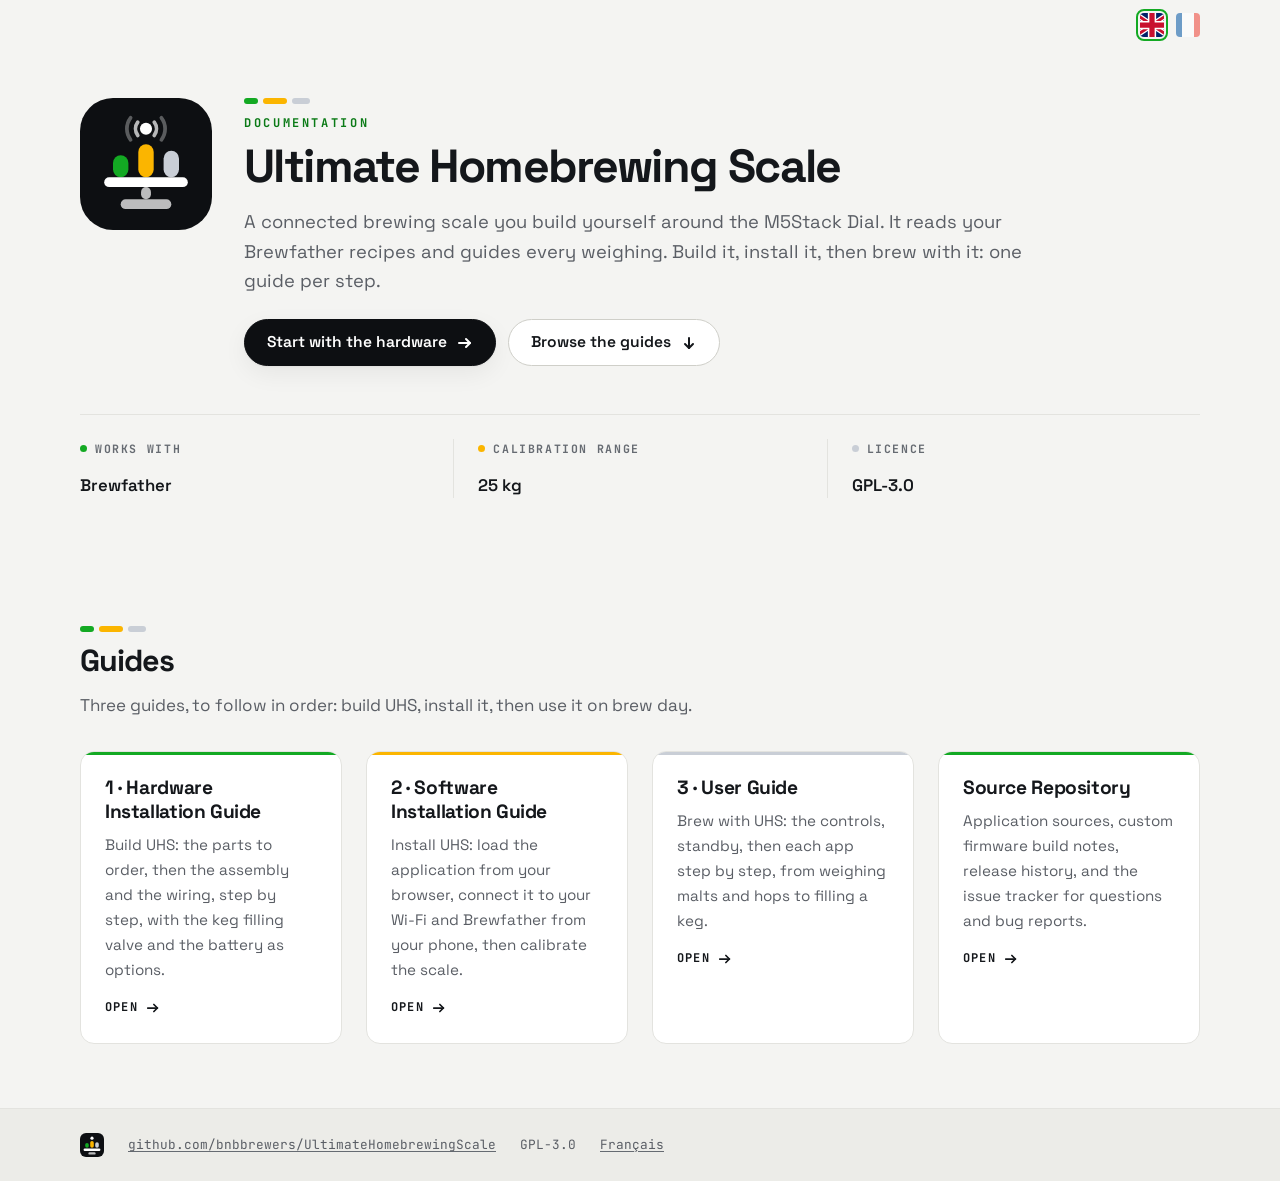
<file: docs/index.html>
<!doctype html>
<html lang="en">
  <head>
    <meta charset="utf-8">
    <meta name="viewport" content="width=device-width, initial-scale=1">
    <title>Ultimate Homebrewing Scale — Documentation</title>
    <meta
      name="description"
      content="Documentation for Ultimate Homebrewing Scale, a DIY connected brewing scale for the M5Stack Dial: hardware assembly, software installation and user guides."
    >
    <link rel="stylesheet" href="assets/css/uhs-docs.css">
    <link rel="icon" type="image/png" sizes="32x32" href="assets/logo/uhs-logo-dark-32.png">
    <link rel="icon" type="image/png" sizes="16x16" href="assets/logo/uhs-logo-dark-16.png">
    <link rel="apple-touch-icon" sizes="180x180" href="assets/logo/uhs-logo-dark-180.png">
    <meta property="og:image" content="https://bnbbrewers.github.io/UltimateHomebrewingScale/assets/logo/uhs-logo-dark-1024.png">
  </head>
  <body>
    <a class="uhs-skip" href="#main">Skip to content</a>

    <header class="uhs-header">
      <div class="wrap">
        <nav class="uhs-lang" aria-label="Language">
          <a href="./" hreflang="en" lang="en" aria-current="true" title="English" aria-label="English"><img src="assets/flags/en.svg" alt="" width="24" height="24"></a>
          <a href="fr/" hreflang="fr" lang="fr" title="Français" aria-label="Français"><img src="assets/flags/fr.svg" alt="" width="24" height="24"></a>
        </nav>
      </div>
    </header>

    <section class="uhs-hero" aria-labelledby="page-title">
      <div class="wrap">
        <div class="uhs-hero__head">
          <svg class="uhs-hero__logo" viewBox="0 0 120 120" role="img" aria-label="Ultimate Homebrewing Scale">
            <rect width="120" height="120" rx="30" fill="#0D0F12"/>
            <g fill="none" stroke="#FFFFFF" stroke-width="3.4" stroke-linecap="round">
              <path d="M46 38A16.5 16.5 0 0 1 46 18" stroke-opacity=".32"/>
              <path d="M74 18A16.5 16.5 0 0 1 74 38" stroke-opacity=".32"/>
              <path d="M52.5 34A10 10 0 0 1 52.5 22" stroke-opacity=".7"/>
              <path d="M67.5 22A10 10 0 0 1 67.5 34" stroke-opacity=".7"/>
            </g>
            <circle cx="60" cy="28" r="5.5" fill="#FFFFFF"/>
            <rect x="30" y="52" width="14" height="20" rx="7" fill="#13A923"/>
            <rect x="53" y="42" width="14" height="30" rx="7" fill="#FBB500"/>
            <rect x="76" y="48" width="14" height="24" rx="7" fill="#C9CED6"/>
            <rect x="22" y="72" width="76" height="9" rx="4.5" fill="#FFFFFF"/>
            <rect x="55.5" y="81" width="9" height="11" rx="4.5" fill="#FFFFFF" fill-opacity=".72"/>
            <rect x="37" y="92" width="46" height="9" rx="4.5" fill="#FFFFFF" fill-opacity=".72"/>
          </svg>

          <div class="uhs-hero__text">
            <span class="uhs-rule" aria-hidden="true"><i></i><i></i><i></i></span>
            <p class="uhs-eyebrow">Documentation</p>
            <h1 id="page-title">Ultimate Homebrewing Scale</h1>
            <p class="uhs-lede">
              A connected brewing scale you build yourself around the M5Stack Dial. It reads your Brewfather
              recipes and guides every weighing. Build it, install it, then brew with it: one guide per step.
            </p>
            <div class="uhs-actions">
              <a class="uhs-btn" href="HardwareInstallationGuide/en/">
                Start with the hardware
                <svg width="16" height="16" viewBox="0 0 16 16" fill="none" stroke="currentColor" stroke-width="2" stroke-linecap="round" stroke-linejoin="round" aria-hidden="true"><path d="M2 8h11"/><path d="M9 4l4 4-4 4"/></svg>
              </a>
              <a class="uhs-btn uhs-btn--ghost" href="#guides">
                Browse the guides
                <svg width="16" height="16" viewBox="0 0 16 16" fill="none" stroke="currentColor" stroke-width="2" stroke-linecap="round" stroke-linejoin="round" aria-hidden="true"><path d="M8 3v10"/><path d="M4 9l4 4 4-4"/></svg>
              </a>
            </div>
          </div>
        </div>

        <div class="uhs-facts">
          <div>
            <p class="uhs-facts__label">Works with</p>
            <p class="uhs-facts__value">Brewfather</p>
          </div>
          <div>
            <p class="uhs-facts__label">Calibration range</p>
            <p class="uhs-facts__value">25 kg</p>
          </div>
          <div>
            <p class="uhs-facts__label">Licence</p>
            <p class="uhs-facts__value">GPL-3.0</p>
          </div>
        </div>
      </div>
    </section>

    <main id="main">
      <section id="guides" class="uhs-section">
        <div class="wrap">
          <span class="uhs-rule" aria-hidden="true"><i></i><i></i><i></i></span>
          <h2>Guides</h2>
          <p class="uhs-section__intro">
            Three guides, to follow in order: build UHS, install it, then use it on brew day.
          </p>

          <div class="uhs-cards">
            <a class="uhs-card uhs-card--link" href="HardwareInstallationGuide/en/">
              <h3>1 · Hardware Installation Guide</h3>
              <p>
                Build UHS: the parts to order, then the assembly and the wiring, step by step, with the keg
                filling valve and the battery as options.
              </p>
              <span class="uhs-card__more">
                Open
                <svg width="14" height="14" viewBox="0 0 16 16" fill="none" stroke="currentColor" stroke-width="2" stroke-linecap="round" stroke-linejoin="round" aria-hidden="true"><path d="M2 8h11"/><path d="M9 4l4 4-4 4"/></svg>
              </span>
            </a>

            <a class="uhs-card uhs-card--link" href="SoftwareInstallationGuide/en/">
              <h3>2 · Software Installation Guide</h3>
              <p>
                Install UHS: load the application from your browser, connect it to your Wi-Fi and Brewfather
                from your phone, then calibrate the scale.
              </p>
              <span class="uhs-card__more">
                Open
                <svg width="14" height="14" viewBox="0 0 16 16" fill="none" stroke="currentColor" stroke-width="2" stroke-linecap="round" stroke-linejoin="round" aria-hidden="true"><path d="M2 8h11"/><path d="M9 4l4 4-4 4"/></svg>
              </span>
            </a>

            <a class="uhs-card uhs-card--link" href="UserGuide/en/">
              <h3>3 · User Guide</h3>
              <p>
                Brew with UHS: the controls, standby, then each app step by step, from weighing malts and hops
                to filling a keg.
              </p>
              <span class="uhs-card__more">
                Open
                <svg width="14" height="14" viewBox="0 0 16 16" fill="none" stroke="currentColor" stroke-width="2" stroke-linecap="round" stroke-linejoin="round" aria-hidden="true"><path d="M2 8h11"/><path d="M9 4l4 4-4 4"/></svg>
              </span>
            </a>

            <a class="uhs-card uhs-card--link" href="https://github.com/bnbbrewers/UltimateHomebrewingScale">
              <h3>Source Repository</h3>
              <p>
                Application sources, custom firmware build notes, release history, and the issue tracker for
                questions and bug reports.
              </p>
              <span class="uhs-card__more">
                Open
                <svg width="14" height="14" viewBox="0 0 16 16" fill="none" stroke="currentColor" stroke-width="2" stroke-linecap="round" stroke-linejoin="round" aria-hidden="true"><path d="M2 8h11"/><path d="M9 4l4 4-4 4"/></svg>
              </span>
            </a>
          </div>
        </div>
      </section>
    </main>

    <footer class="uhs-footer">
      <div class="wrap">
        <svg viewBox="0 0 120 120" aria-hidden="true">
          <rect width="120" height="120" rx="30" fill="#0D0F12"/>
          <circle cx="60" cy="26" r="8" fill="#FFFFFF"/>
          <rect x="26" y="50" width="18" height="24" rx="9" fill="#13A923"/>
          <rect x="51" y="40" width="18" height="34" rx="9" fill="#FBB500"/>
          <rect x="76" y="46" width="18" height="28" rx="9" fill="#C9CED6"/>
          <rect x="18" y="78" width="84" height="12" rx="6" fill="#FFFFFF"/>
          <rect x="42" y="96" width="36" height="12" rx="6" fill="#FFFFFF" fill-opacity=".72"/>
        </svg>
        <a href="https://github.com/bnbbrewers/UltimateHomebrewingScale">github.com/bnbbrewers/UltimateHomebrewingScale</a>
        <span>GPL-3.0</span>
        <a href="fr/" hreflang="fr" lang="fr">Français</a>
      </div>
    </footer>
  </body>
</html>
</file>
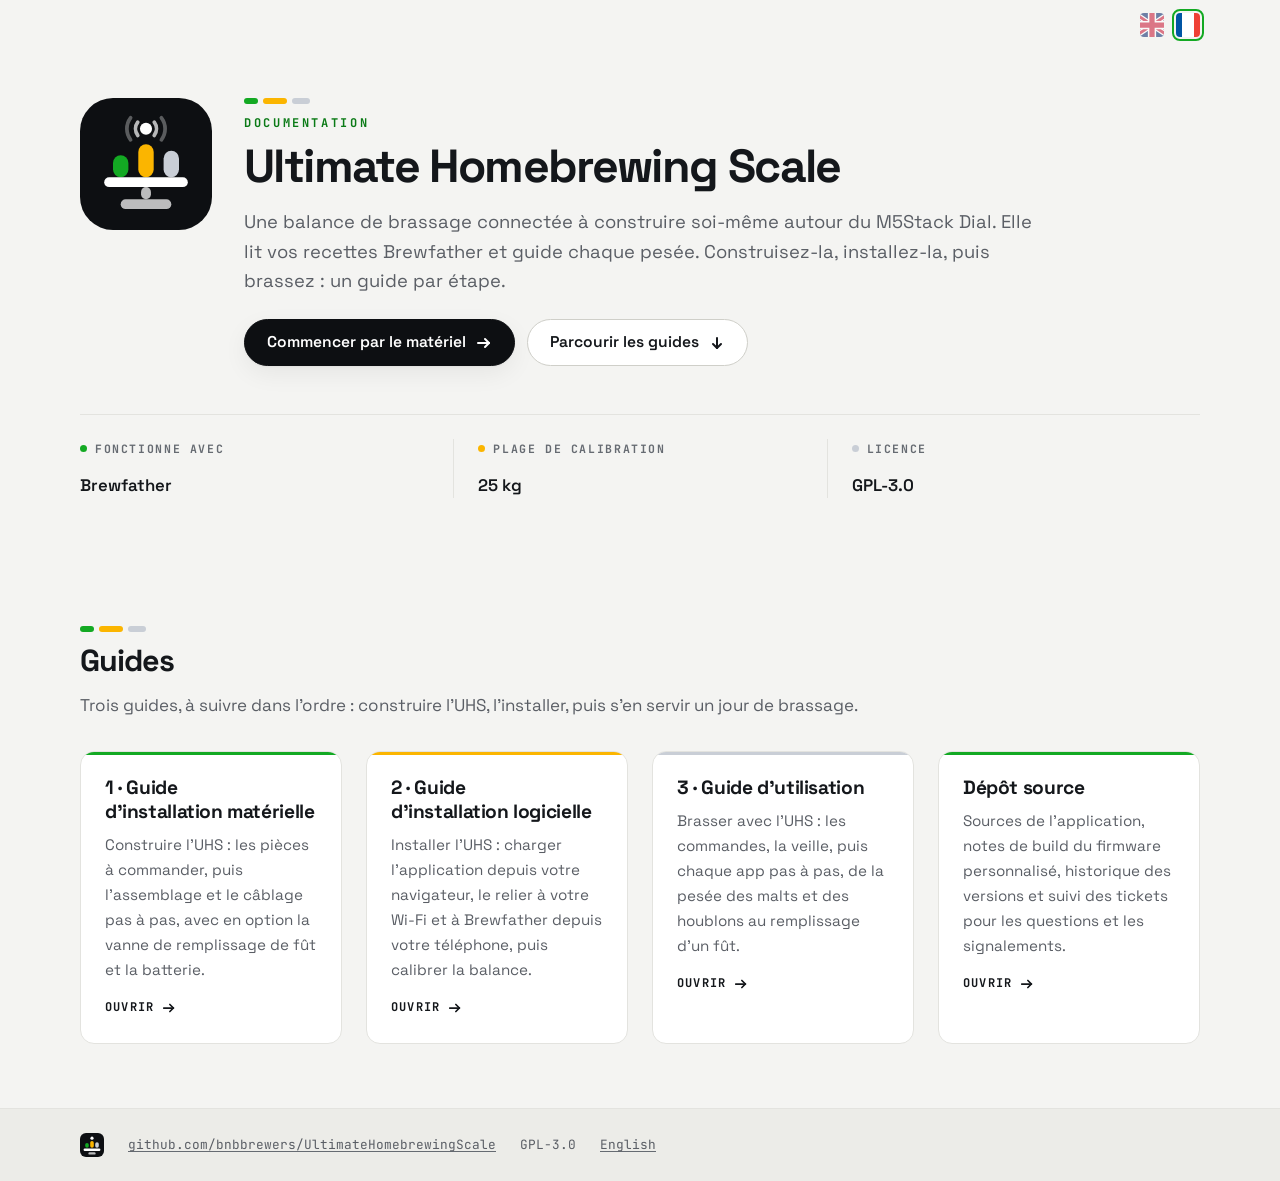
<file: docs/fr/index.html>
<!doctype html>
<html lang="fr">
  <head>
    <meta charset="utf-8">
    <meta name="viewport" content="width=device-width, initial-scale=1">
    <title>Ultimate Homebrewing Scale — Documentation</title>
    <meta
      name="description"
      content="Documentation de l'Ultimate Homebrewing Scale, une balance de brassage connectée DIY pour M5Stack Dial : guides d'installation matérielle et logicielle, et guide d'utilisation."
    >
    <link rel="stylesheet" href="../assets/css/uhs-docs.css">
    <link rel="icon" type="image/png" sizes="32x32" href="../assets/logo/uhs-logo-dark-32.png">
    <link rel="icon" type="image/png" sizes="16x16" href="../assets/logo/uhs-logo-dark-16.png">
    <link rel="apple-touch-icon" sizes="180x180" href="../assets/logo/uhs-logo-dark-180.png">
    <meta property="og:image" content="https://bnbbrewers.github.io/UltimateHomebrewingScale/assets/logo/uhs-logo-dark-1024.png">
  </head>
  <body>
    <a class="uhs-skip" href="#main">Aller au contenu</a>

    <header class="uhs-header">
      <div class="wrap">
        <nav class="uhs-lang" aria-label="Langue">
          <a href="../" hreflang="en" lang="en" title="English" aria-label="English"><img src="../assets/flags/en.svg" alt="" width="24" height="24"></a>
          <a href="./" hreflang="fr" lang="fr" aria-current="true" title="Français" aria-label="Français"><img src="../assets/flags/fr.svg" alt="" width="24" height="24"></a>
        </nav>
      </div>
    </header>

    <section class="uhs-hero" aria-labelledby="page-title">
      <div class="wrap">
        <div class="uhs-hero__head">
          <svg class="uhs-hero__logo" viewBox="0 0 120 120" role="img" aria-label="Ultimate Homebrewing Scale">
            <rect width="120" height="120" rx="30" fill="#0D0F12"/>
            <g fill="none" stroke="#FFFFFF" stroke-width="3.4" stroke-linecap="round">
              <path d="M46 38A16.5 16.5 0 0 1 46 18" stroke-opacity=".32"/>
              <path d="M74 18A16.5 16.5 0 0 1 74 38" stroke-opacity=".32"/>
              <path d="M52.5 34A10 10 0 0 1 52.5 22" stroke-opacity=".7"/>
              <path d="M67.5 22A10 10 0 0 1 67.5 34" stroke-opacity=".7"/>
            </g>
            <circle cx="60" cy="28" r="5.5" fill="#FFFFFF"/>
            <rect x="30" y="52" width="14" height="20" rx="7" fill="#13A923"/>
            <rect x="53" y="42" width="14" height="30" rx="7" fill="#FBB500"/>
            <rect x="76" y="48" width="14" height="24" rx="7" fill="#C9CED6"/>
            <rect x="22" y="72" width="76" height="9" rx="4.5" fill="#FFFFFF"/>
            <rect x="55.5" y="81" width="9" height="11" rx="4.5" fill="#FFFFFF" fill-opacity=".72"/>
            <rect x="37" y="92" width="46" height="9" rx="4.5" fill="#FFFFFF" fill-opacity=".72"/>
          </svg>

          <div class="uhs-hero__text">
            <span class="uhs-rule" aria-hidden="true"><i></i><i></i><i></i></span>
            <p class="uhs-eyebrow">Documentation</p>
            <h1 id="page-title">Ultimate Homebrewing Scale</h1>
            <p class="uhs-lede">
              Une balance de brassage connectée à construire soi-même autour du M5Stack Dial. Elle lit vos recettes
              Brewfather et guide chaque pesée. Construisez-la, installez-la, puis brassez : un guide par étape.
            </p>
            <div class="uhs-actions">
              <a class="uhs-btn" href="../HardwareInstallationGuide/fr/">
                Commencer par le matériel
                <svg width="16" height="16" viewBox="0 0 16 16" fill="none" stroke="currentColor" stroke-width="2" stroke-linecap="round" stroke-linejoin="round" aria-hidden="true"><path d="M2 8h11"/><path d="M9 4l4 4-4 4"/></svg>
              </a>
              <a class="uhs-btn uhs-btn--ghost" href="#guides">
                Parcourir les guides
                <svg width="16" height="16" viewBox="0 0 16 16" fill="none" stroke="currentColor" stroke-width="2" stroke-linecap="round" stroke-linejoin="round" aria-hidden="true"><path d="M8 3v10"/><path d="M4 9l4 4 4-4"/></svg>
              </a>
            </div>
          </div>
        </div>

        <div class="uhs-facts">
          <div>
            <p class="uhs-facts__label">Fonctionne avec</p>
            <p class="uhs-facts__value">Brewfather</p>
          </div>
          <div>
            <p class="uhs-facts__label">Plage de calibration</p>
            <p class="uhs-facts__value">25 kg</p>
          </div>
          <div>
            <p class="uhs-facts__label">Licence</p>
            <p class="uhs-facts__value">GPL-3.0</p>
          </div>
        </div>
      </div>
    </section>

    <main id="main">
      <section id="guides" class="uhs-section">
        <div class="wrap">
          <span class="uhs-rule" aria-hidden="true"><i></i><i></i><i></i></span>
          <h2>Guides</h2>
          <p class="uhs-section__intro">
            Trois guides, à suivre dans l'ordre : construire l'UHS, l'installer, puis s'en servir un jour de brassage.
          </p>

          <div class="uhs-cards">
            <a class="uhs-card uhs-card--link" href="../HardwareInstallationGuide/fr/">
              <h3>1 · Guide d'installation matérielle</h3>
              <p>
                Construire l'UHS : les pièces à commander, puis l'assemblage et le câblage pas à pas, avec en option
                la vanne de remplissage de fût et la batterie.
              </p>
              <span class="uhs-card__more">
                Ouvrir
                <svg width="14" height="14" viewBox="0 0 16 16" fill="none" stroke="currentColor" stroke-width="2" stroke-linecap="round" stroke-linejoin="round" aria-hidden="true"><path d="M2 8h11"/><path d="M9 4l4 4-4 4"/></svg>
              </span>
            </a>

            <a class="uhs-card uhs-card--link" href="../SoftwareInstallationGuide/fr/">
              <h3>2 · Guide d'installation logicielle</h3>
              <p>
                Installer l'UHS : charger l'application depuis votre navigateur, le relier à votre Wi-Fi et à
                Brewfather depuis votre téléphone, puis calibrer la balance.
              </p>
              <span class="uhs-card__more">
                Ouvrir
                <svg width="14" height="14" viewBox="0 0 16 16" fill="none" stroke="currentColor" stroke-width="2" stroke-linecap="round" stroke-linejoin="round" aria-hidden="true"><path d="M2 8h11"/><path d="M9 4l4 4-4 4"/></svg>
              </span>
            </a>

            <a class="uhs-card uhs-card--link" href="../UserGuide/fr/">
              <h3>3 · Guide d'utilisation</h3>
              <p>
                Brasser avec l'UHS : les commandes, la veille, puis chaque app pas à pas, de la pesée des malts et
                des houblons au remplissage d'un fût.
              </p>
              <span class="uhs-card__more">
                Ouvrir
                <svg width="14" height="14" viewBox="0 0 16 16" fill="none" stroke="currentColor" stroke-width="2" stroke-linecap="round" stroke-linejoin="round" aria-hidden="true"><path d="M2 8h11"/><path d="M9 4l4 4-4 4"/></svg>
              </span>
            </a>

            <a class="uhs-card uhs-card--link" href="https://github.com/bnbbrewers/UltimateHomebrewingScale">
              <h3>Dépôt source</h3>
              <p>
                Sources de l'application, notes de build du firmware personnalisé, historique des versions et
                suivi des tickets pour les questions et les signalements.
              </p>
              <span class="uhs-card__more">
                Ouvrir
                <svg width="14" height="14" viewBox="0 0 16 16" fill="none" stroke="currentColor" stroke-width="2" stroke-linecap="round" stroke-linejoin="round" aria-hidden="true"><path d="M2 8h11"/><path d="M9 4l4 4-4 4"/></svg>
              </span>
            </a>
          </div>
        </div>
      </section>
    </main>

    <footer class="uhs-footer">
      <div class="wrap">
        <svg viewBox="0 0 120 120" aria-hidden="true">
          <rect width="120" height="120" rx="30" fill="#0D0F12"/>
          <circle cx="60" cy="26" r="8" fill="#FFFFFF"/>
          <rect x="26" y="50" width="18" height="24" rx="9" fill="#13A923"/>
          <rect x="51" y="40" width="18" height="34" rx="9" fill="#FBB500"/>
          <rect x="76" y="46" width="18" height="28" rx="9" fill="#C9CED6"/>
          <rect x="18" y="78" width="84" height="12" rx="6" fill="#FFFFFF"/>
          <rect x="42" y="96" width="36" height="12" rx="6" fill="#FFFFFF" fill-opacity=".72"/>
        </svg>
        <a href="https://github.com/bnbbrewers/UltimateHomebrewingScale">github.com/bnbbrewers/UltimateHomebrewingScale</a>
        <span>GPL-3.0</span>
        <a href="../" hreflang="en" lang="en">English</a>
      </div>
    </footer>
  </body>
</html>
</file>
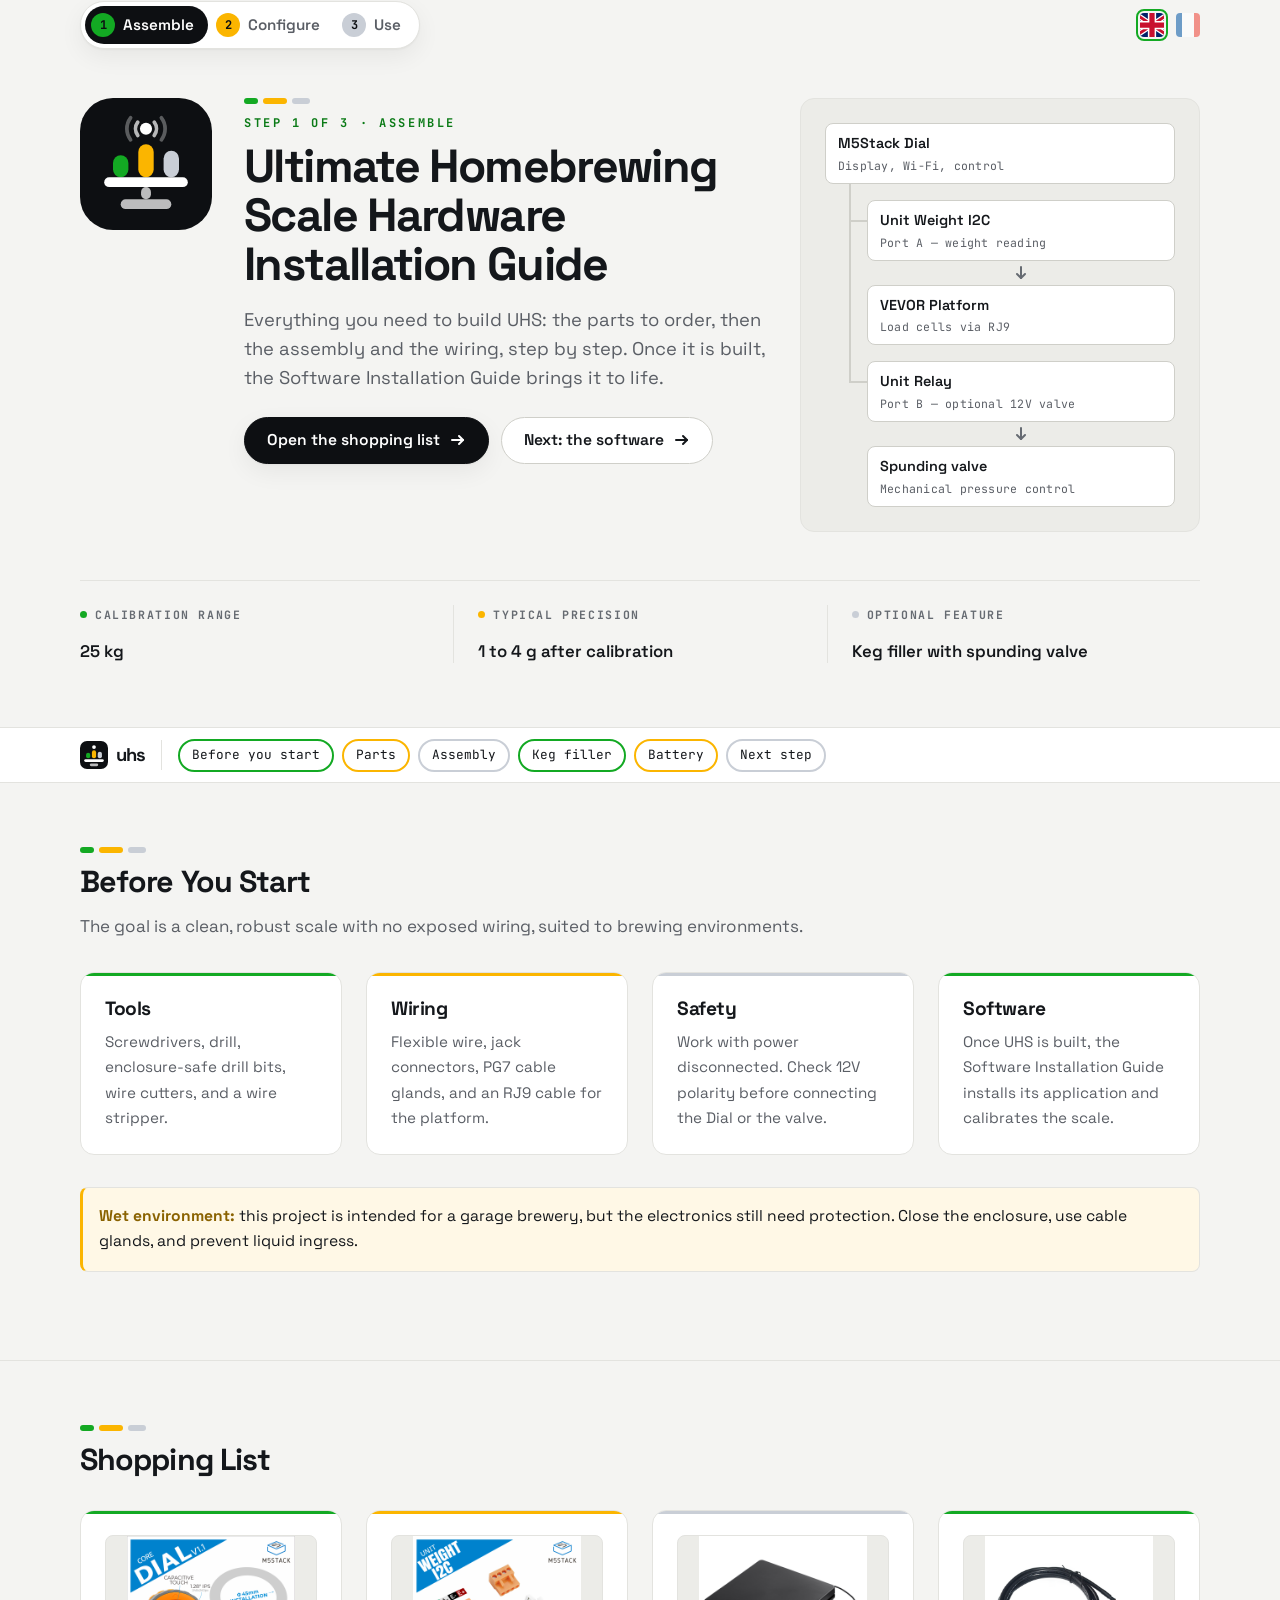
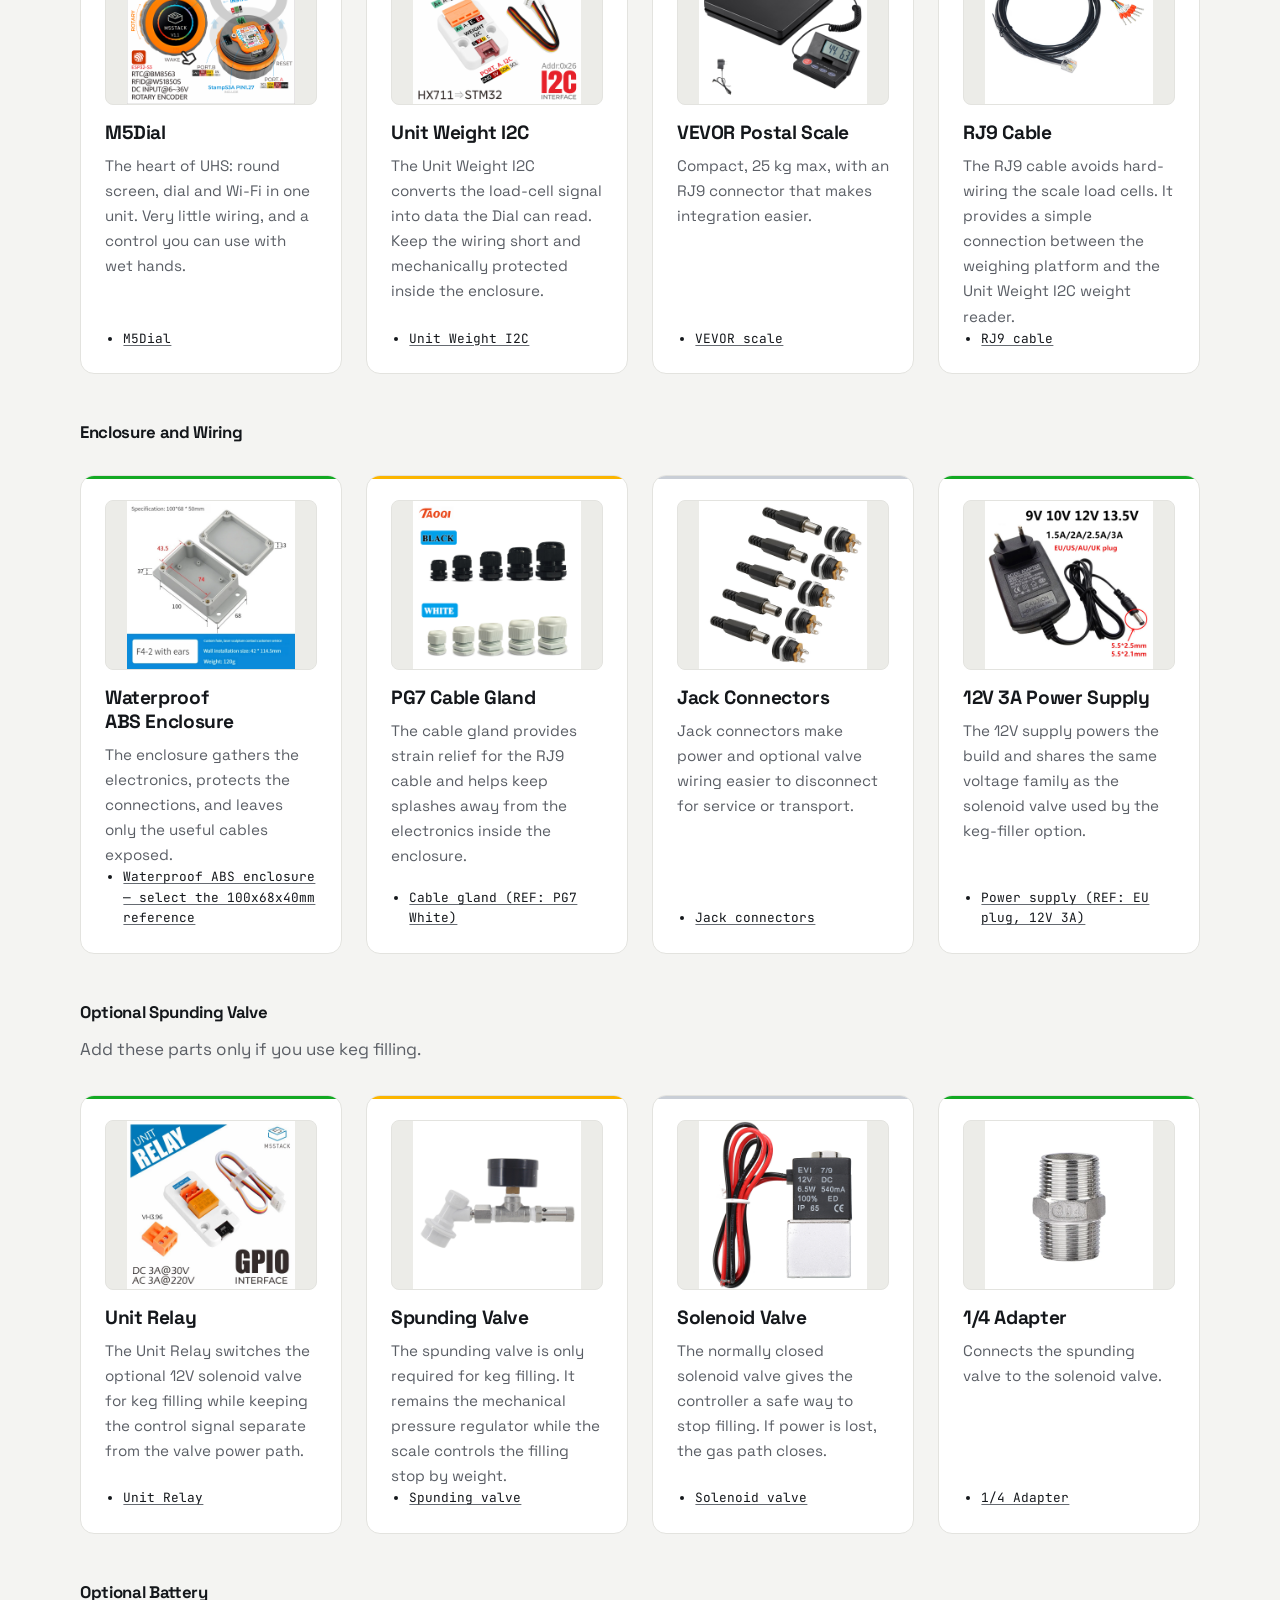
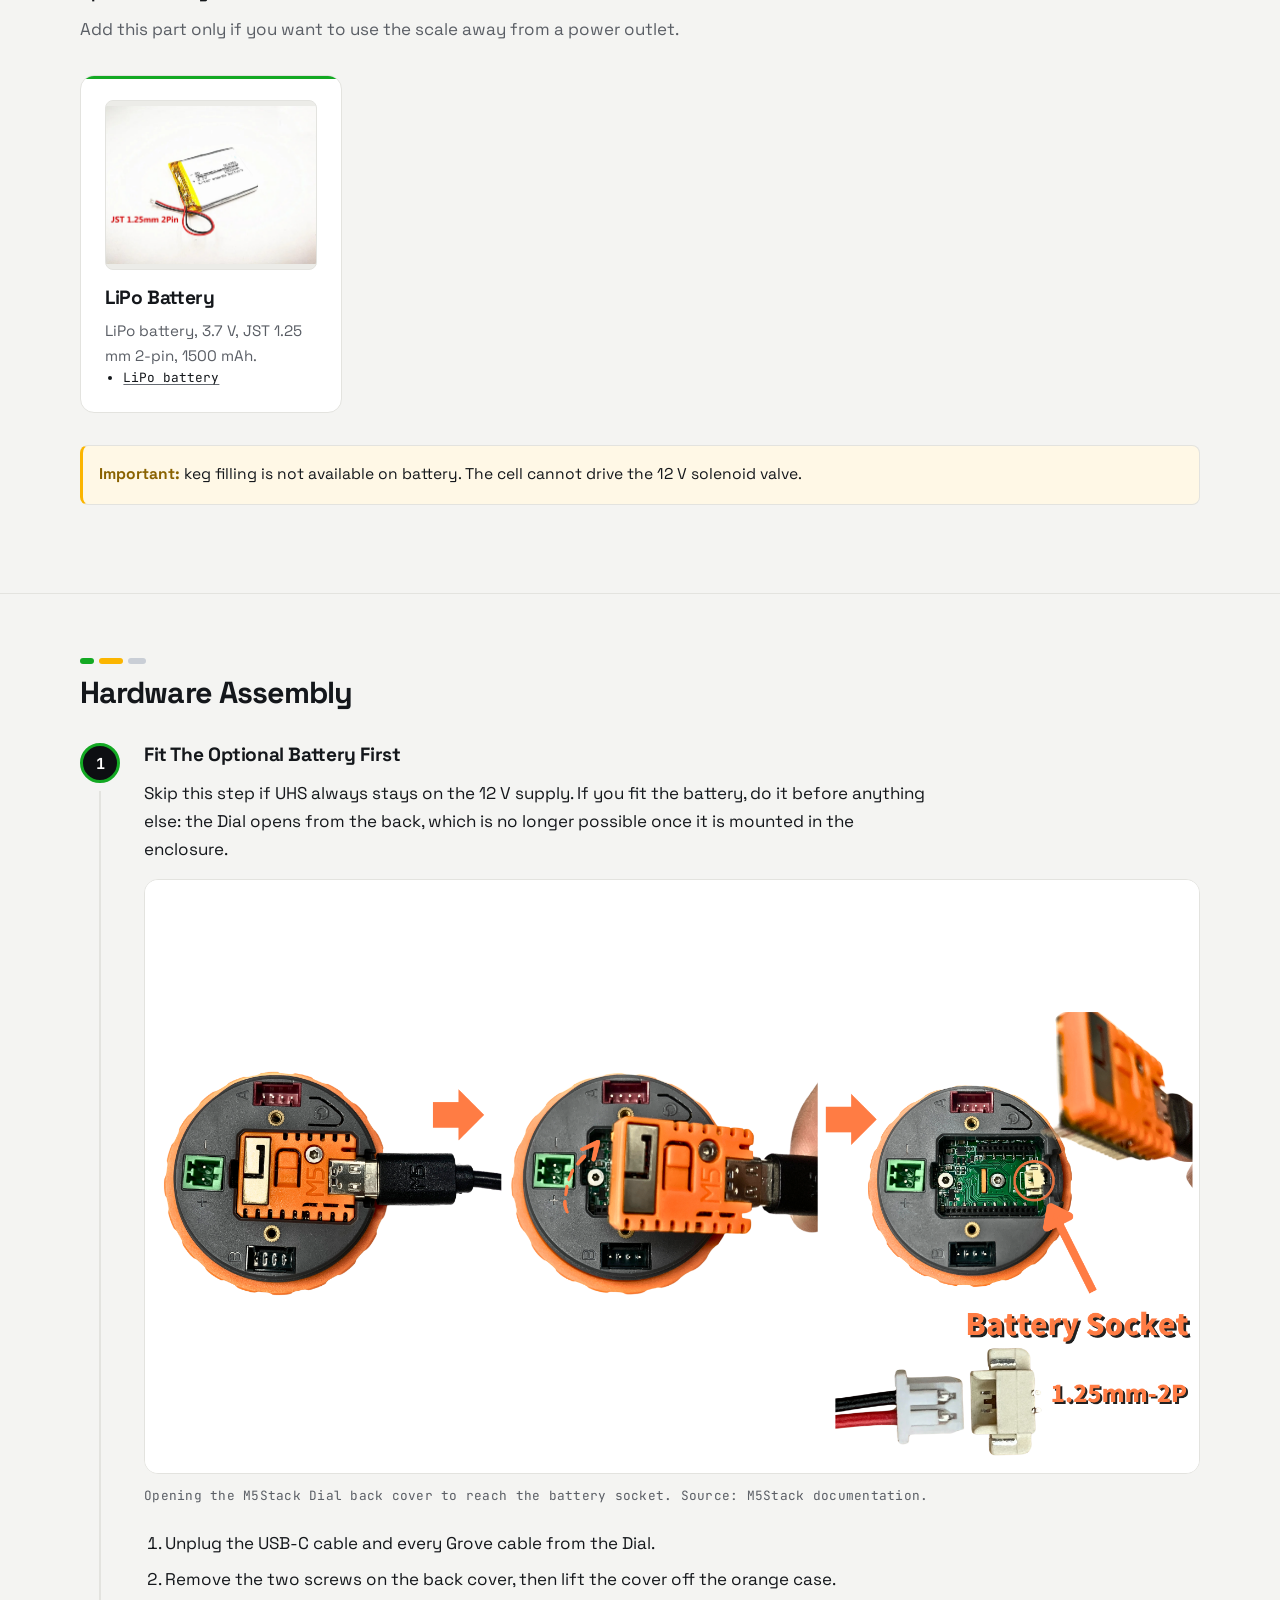
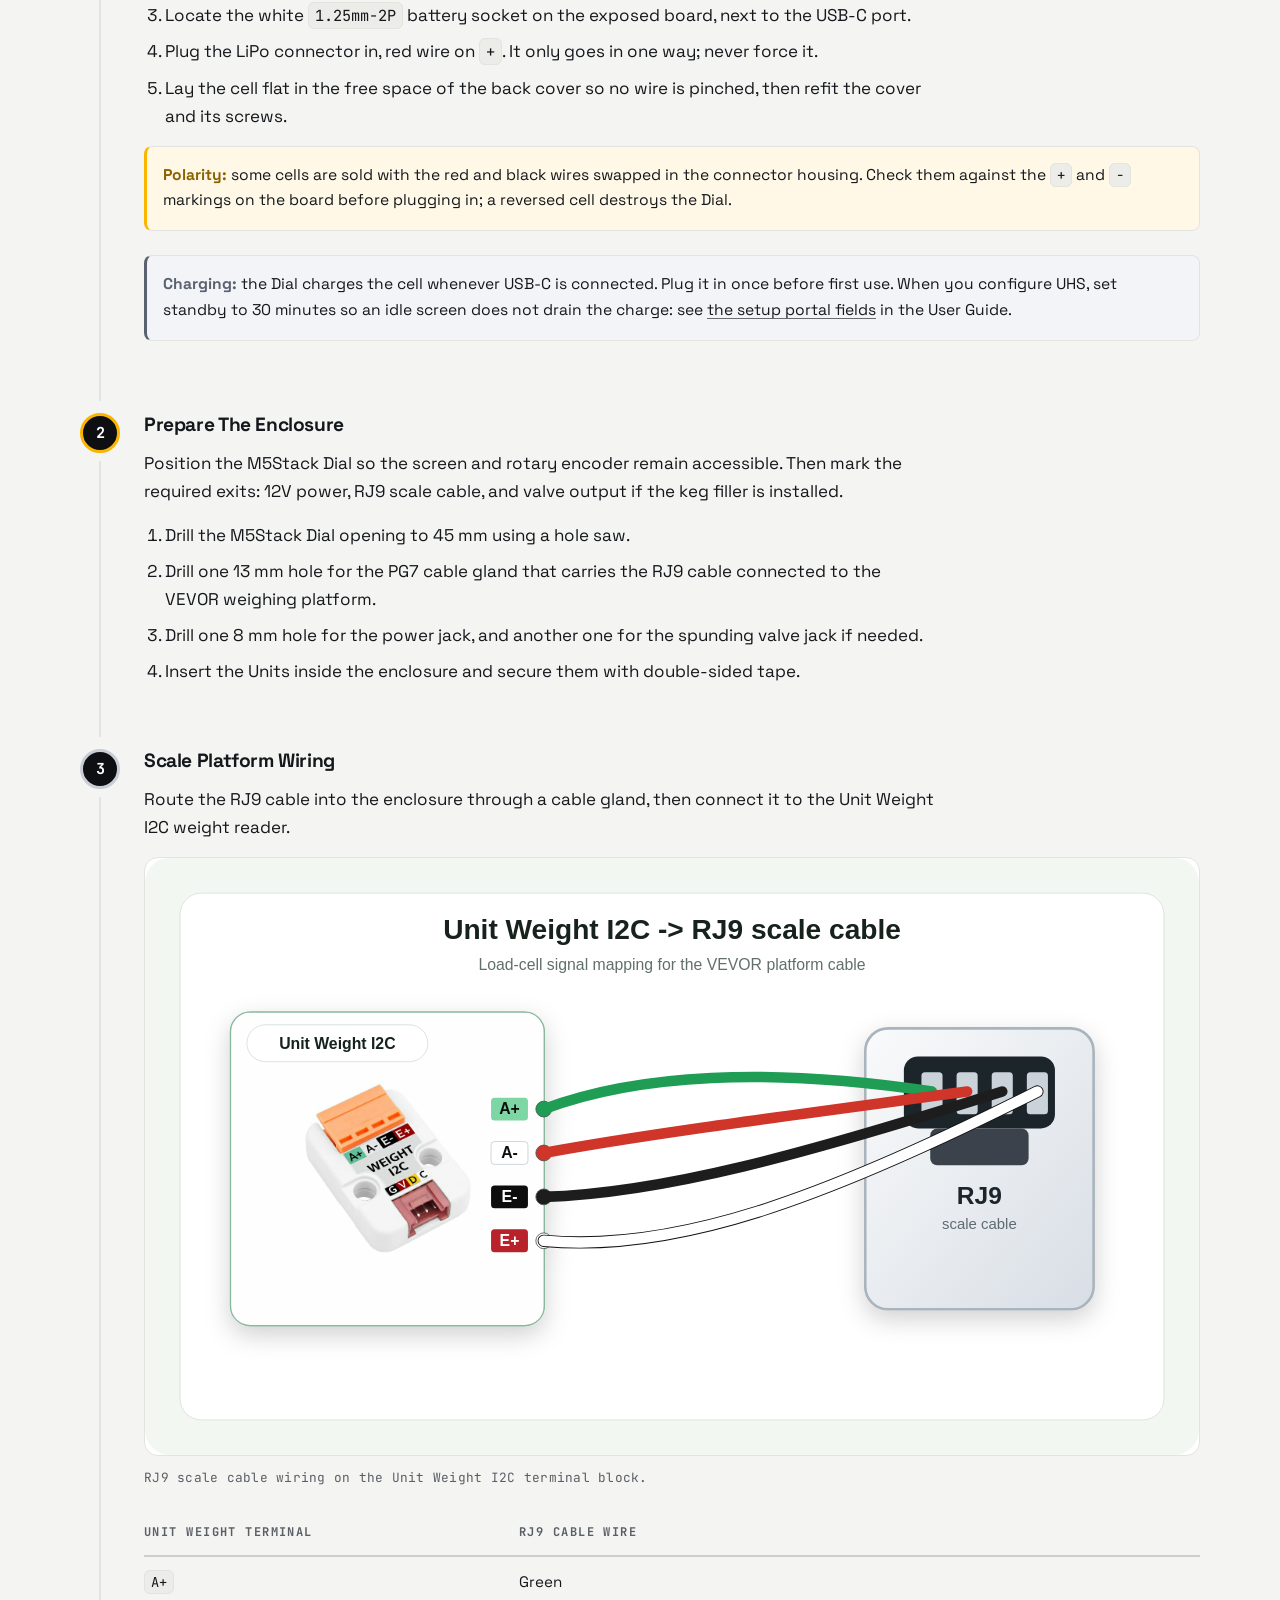
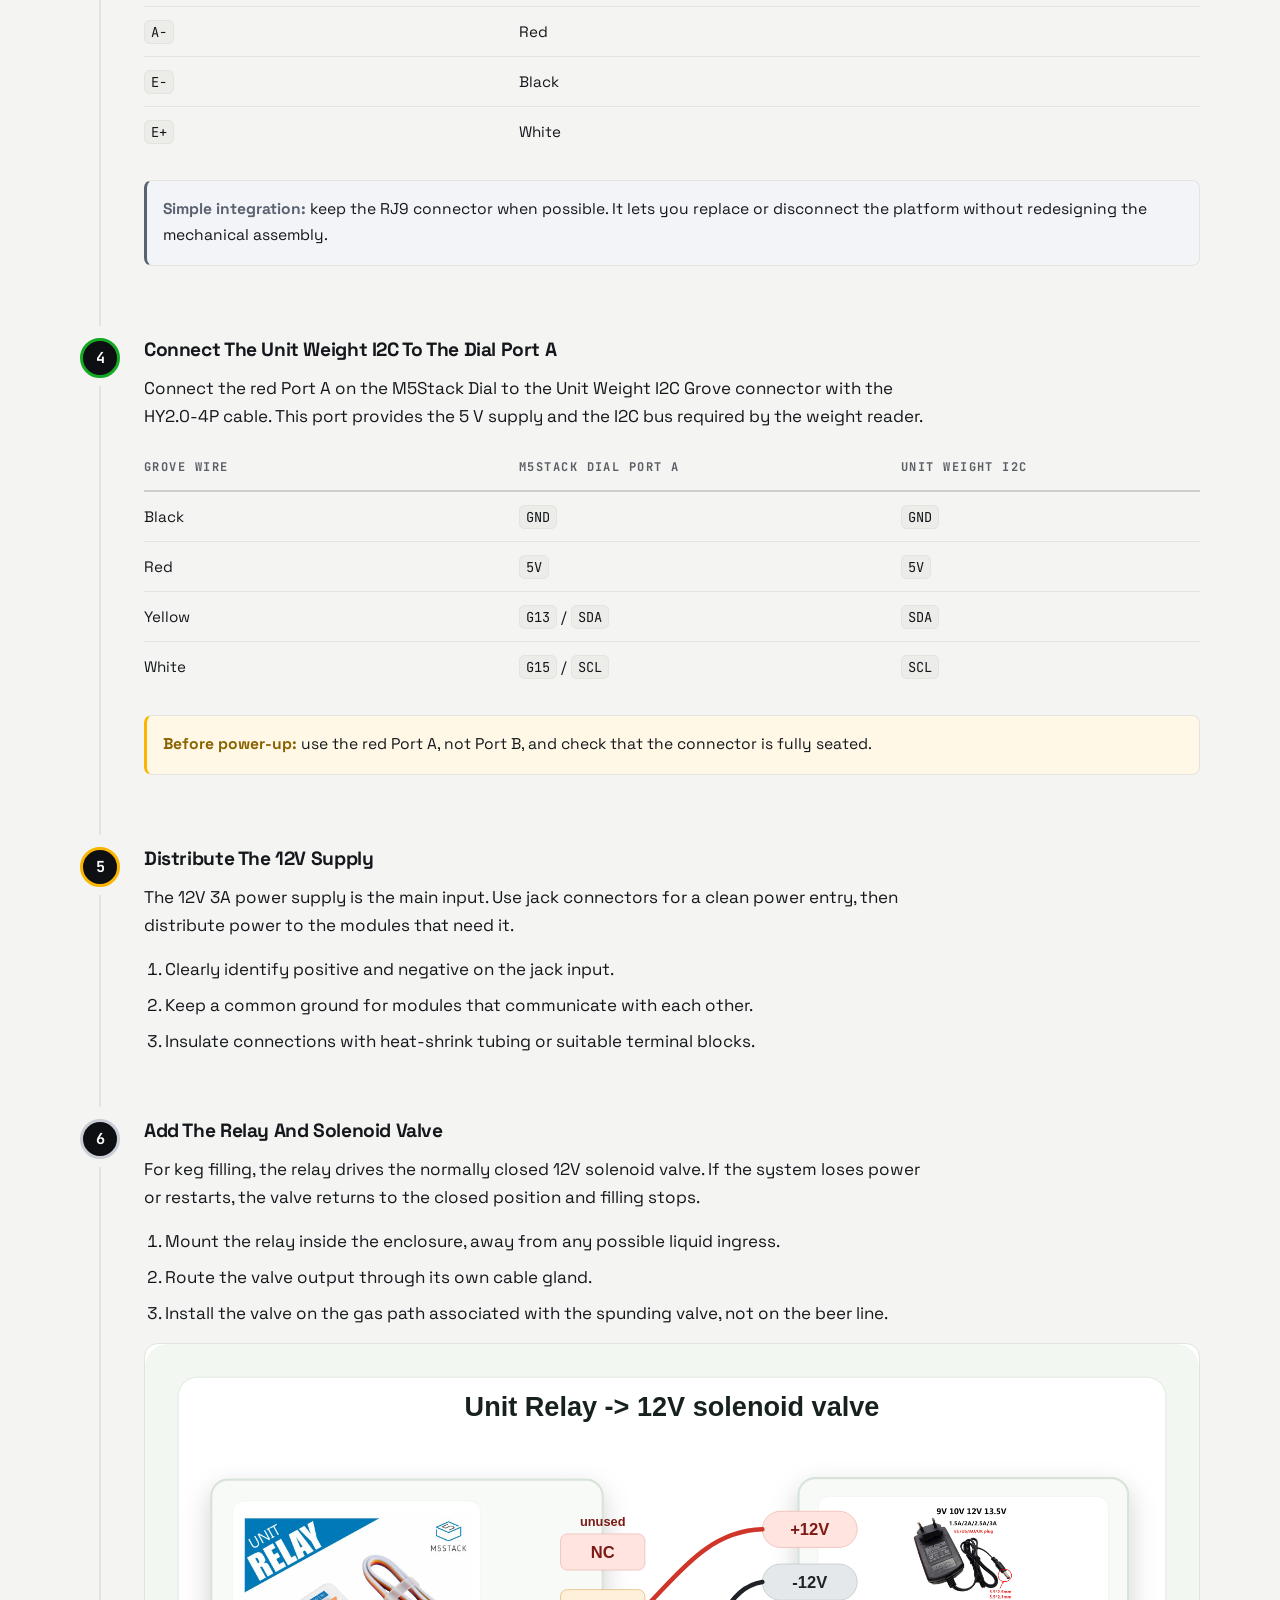
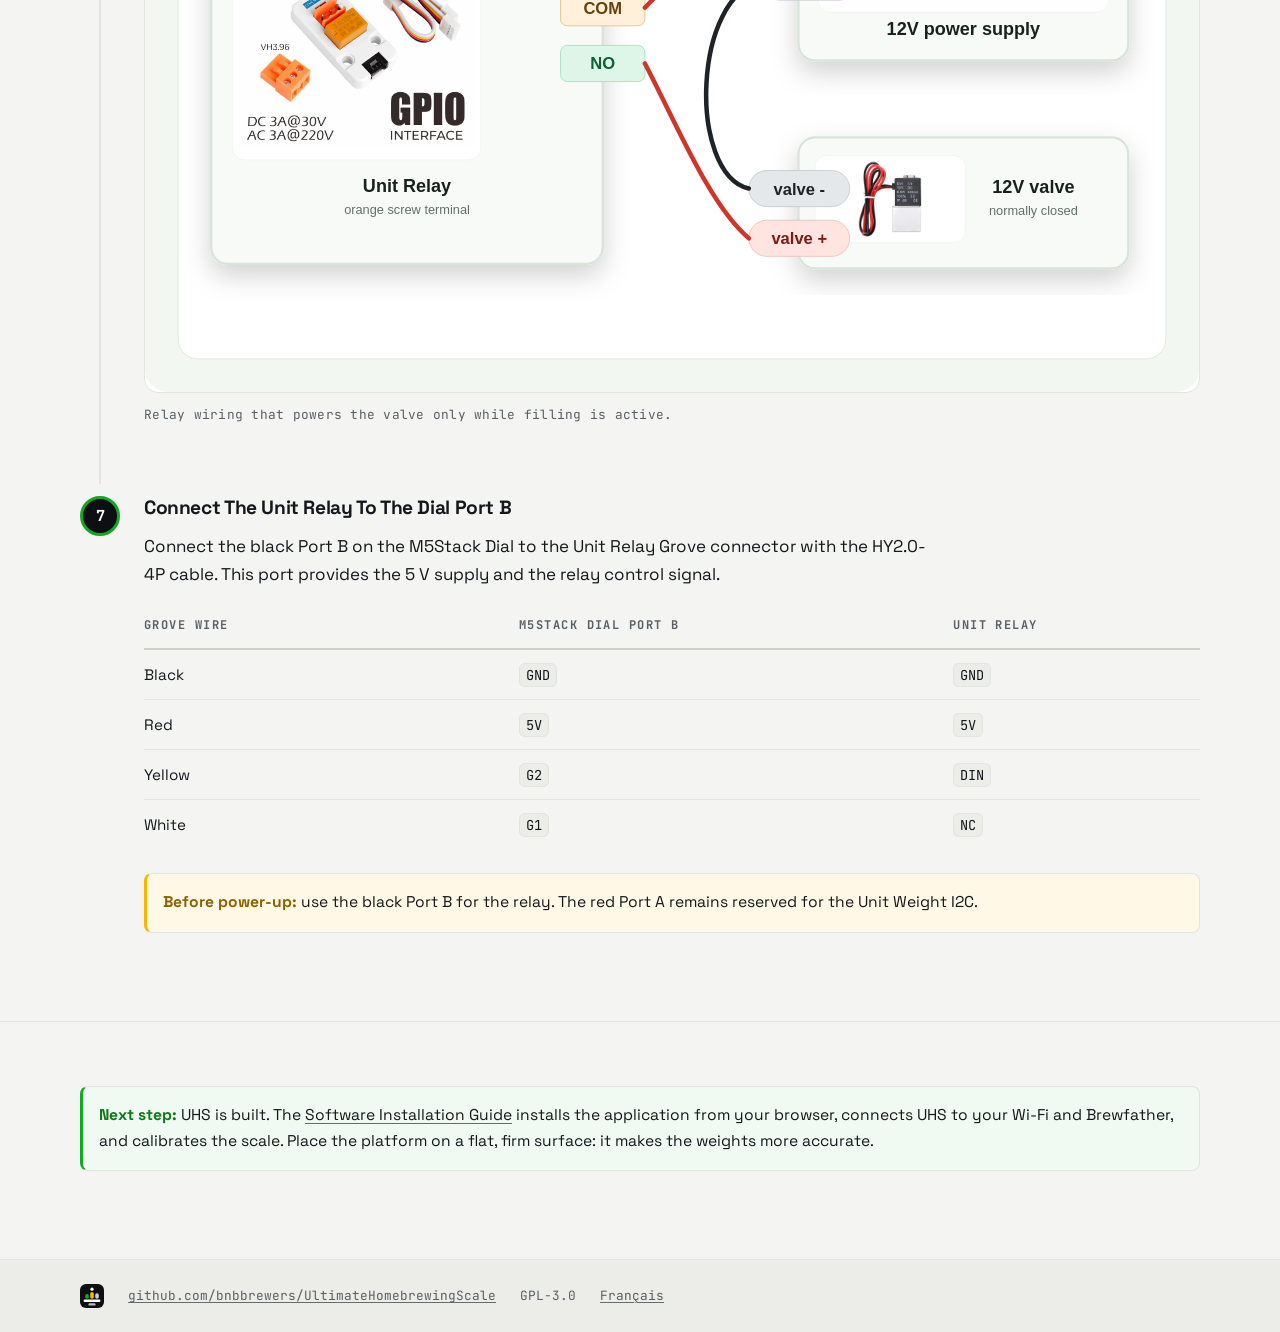
<file: docs/HardwareInstallationGuide/index.html>
<!doctype html>
<html lang="en">
  <head>
    <meta charset="utf-8">
    <meta name="viewport" content="width=device-width, initial-scale=1">
    <meta http-equiv="refresh" content="0; url=en/">
    <title>Ultimate Homebrewing Scale Hardware Installation Guide</title>
    <link rel="canonical" href="en/">
    <link rel="stylesheet" href="../assets/css/uhs-docs.css">
    <link rel="icon" type="image/png" sizes="32x32" href="../assets/logo/uhs-logo-dark-32.png">
    <link rel="icon" type="image/png" sizes="16x16" href="../assets/logo/uhs-logo-dark-16.png">
  </head>
  <body>
    <main class="uhs-redirect">
      <p>Redirecting to the English hardware guide. <a href="en/">Open the guide</a>.</p>
    </main>
  </body>
</html>
</file>
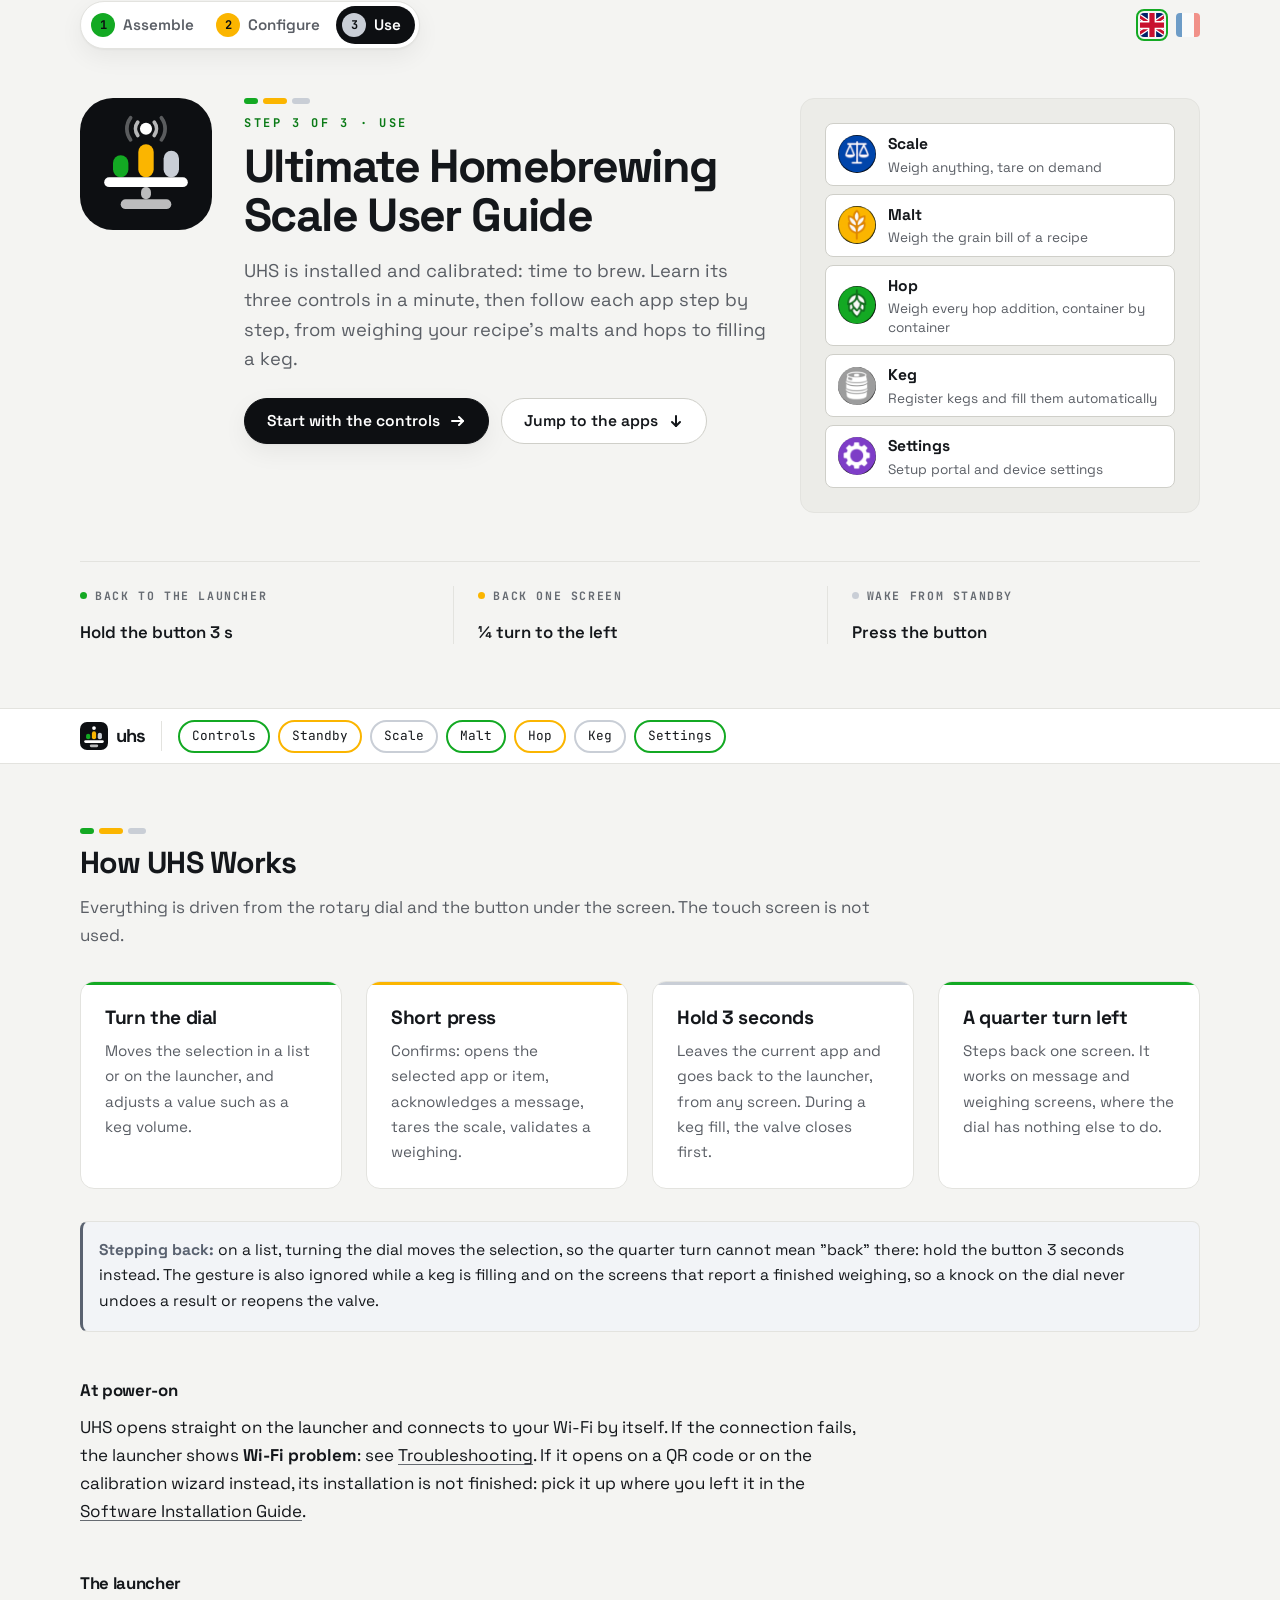
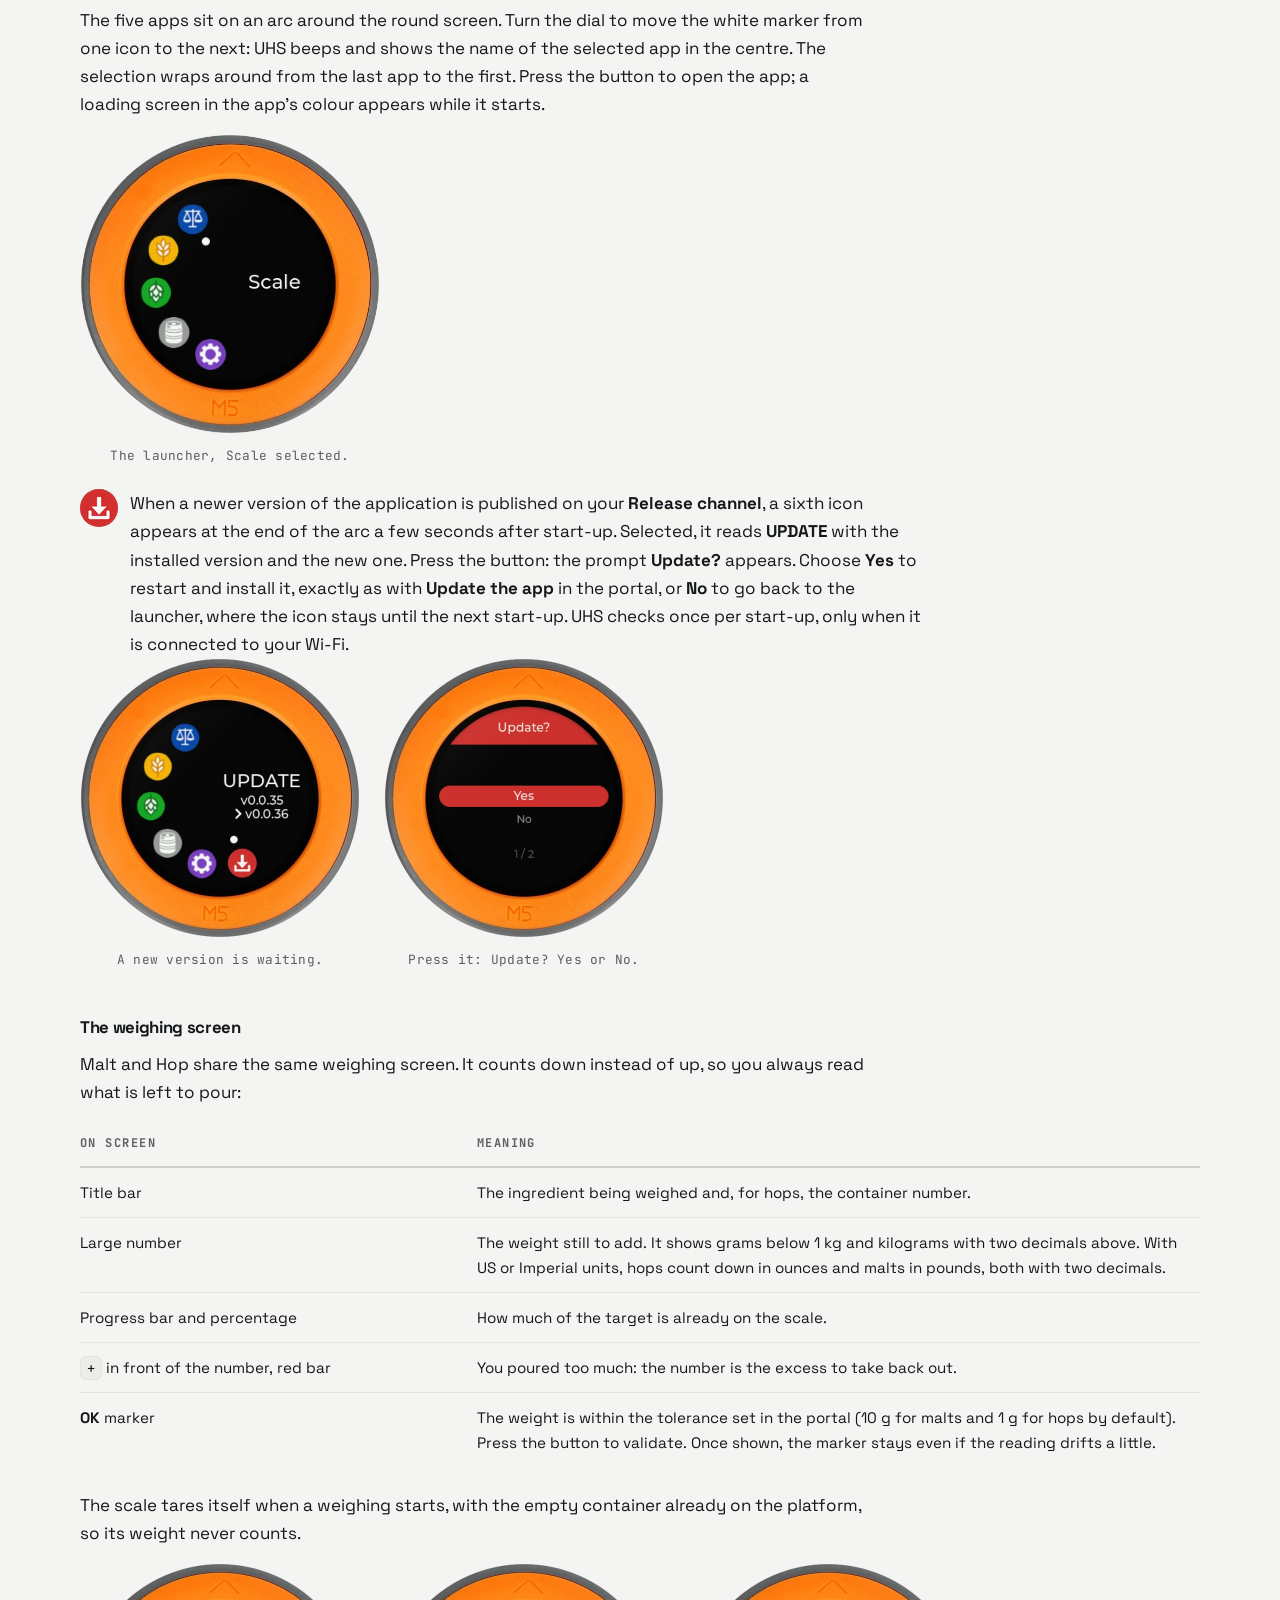
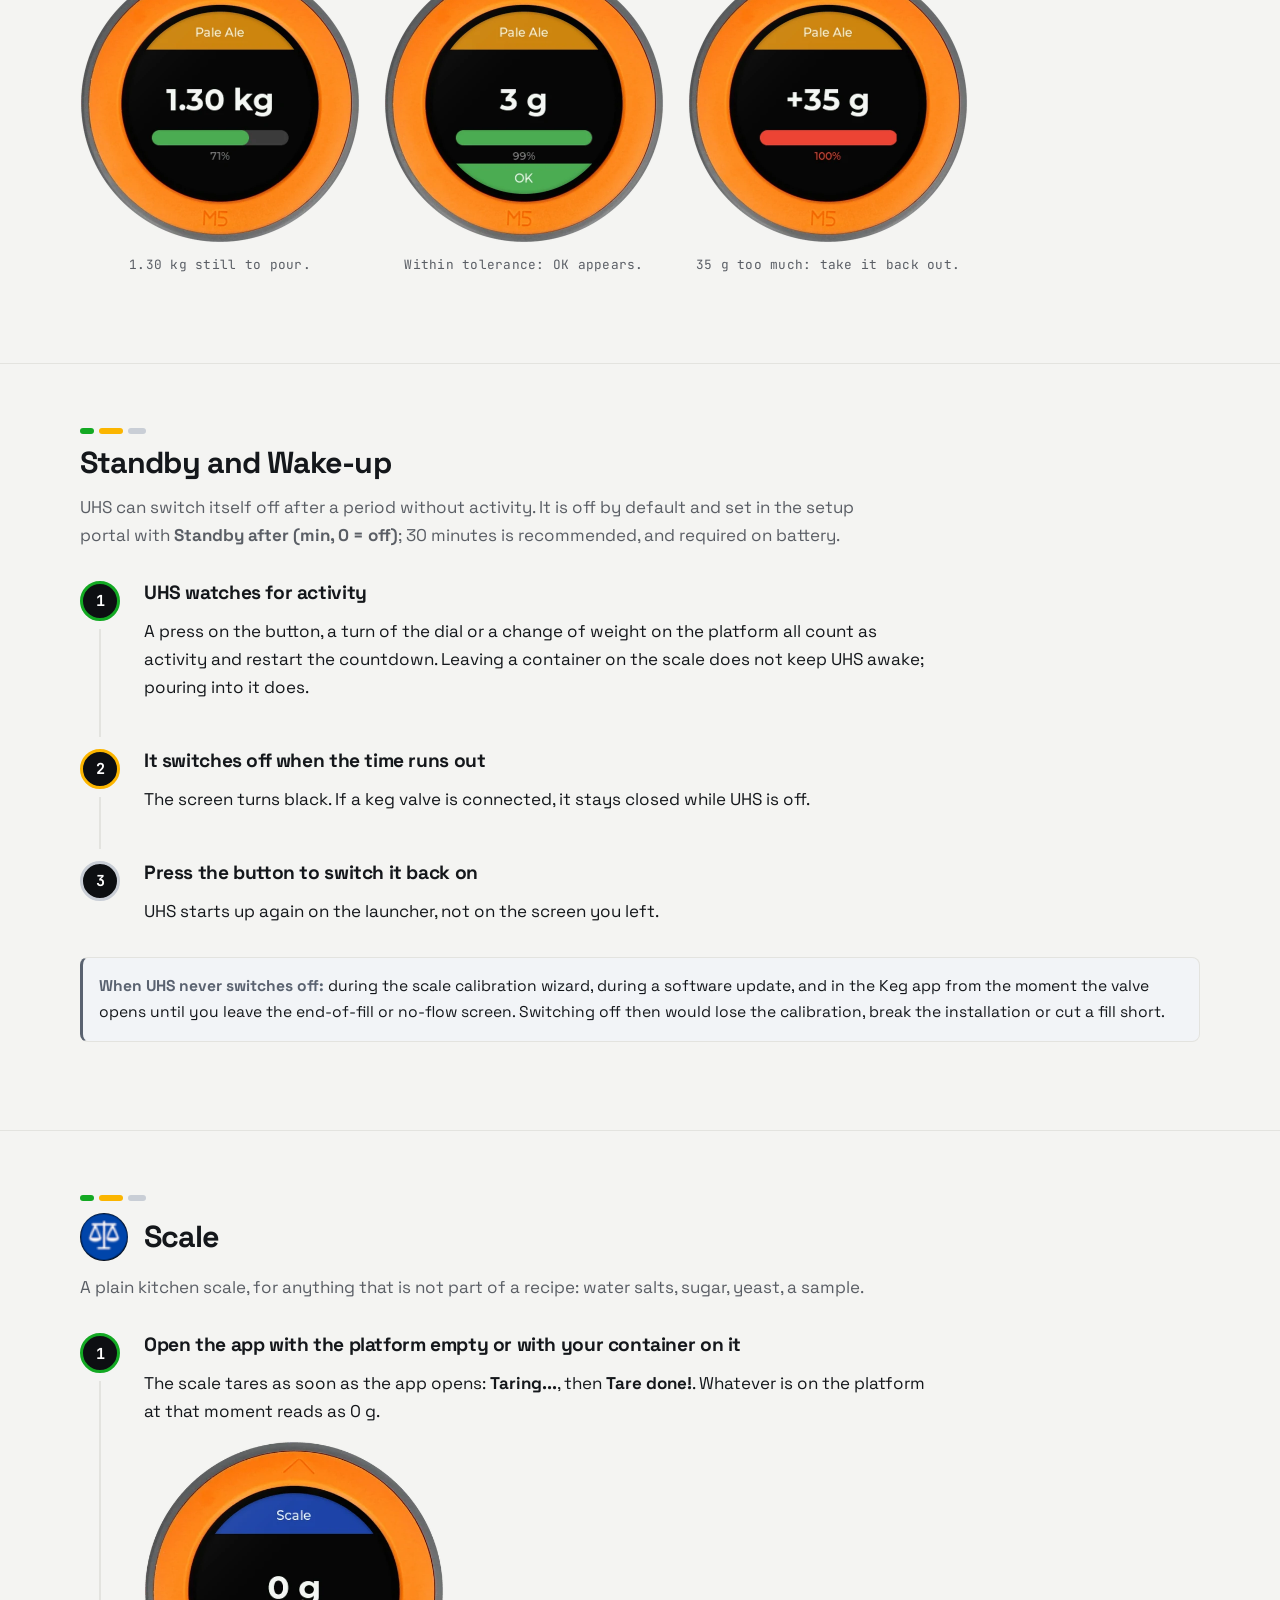
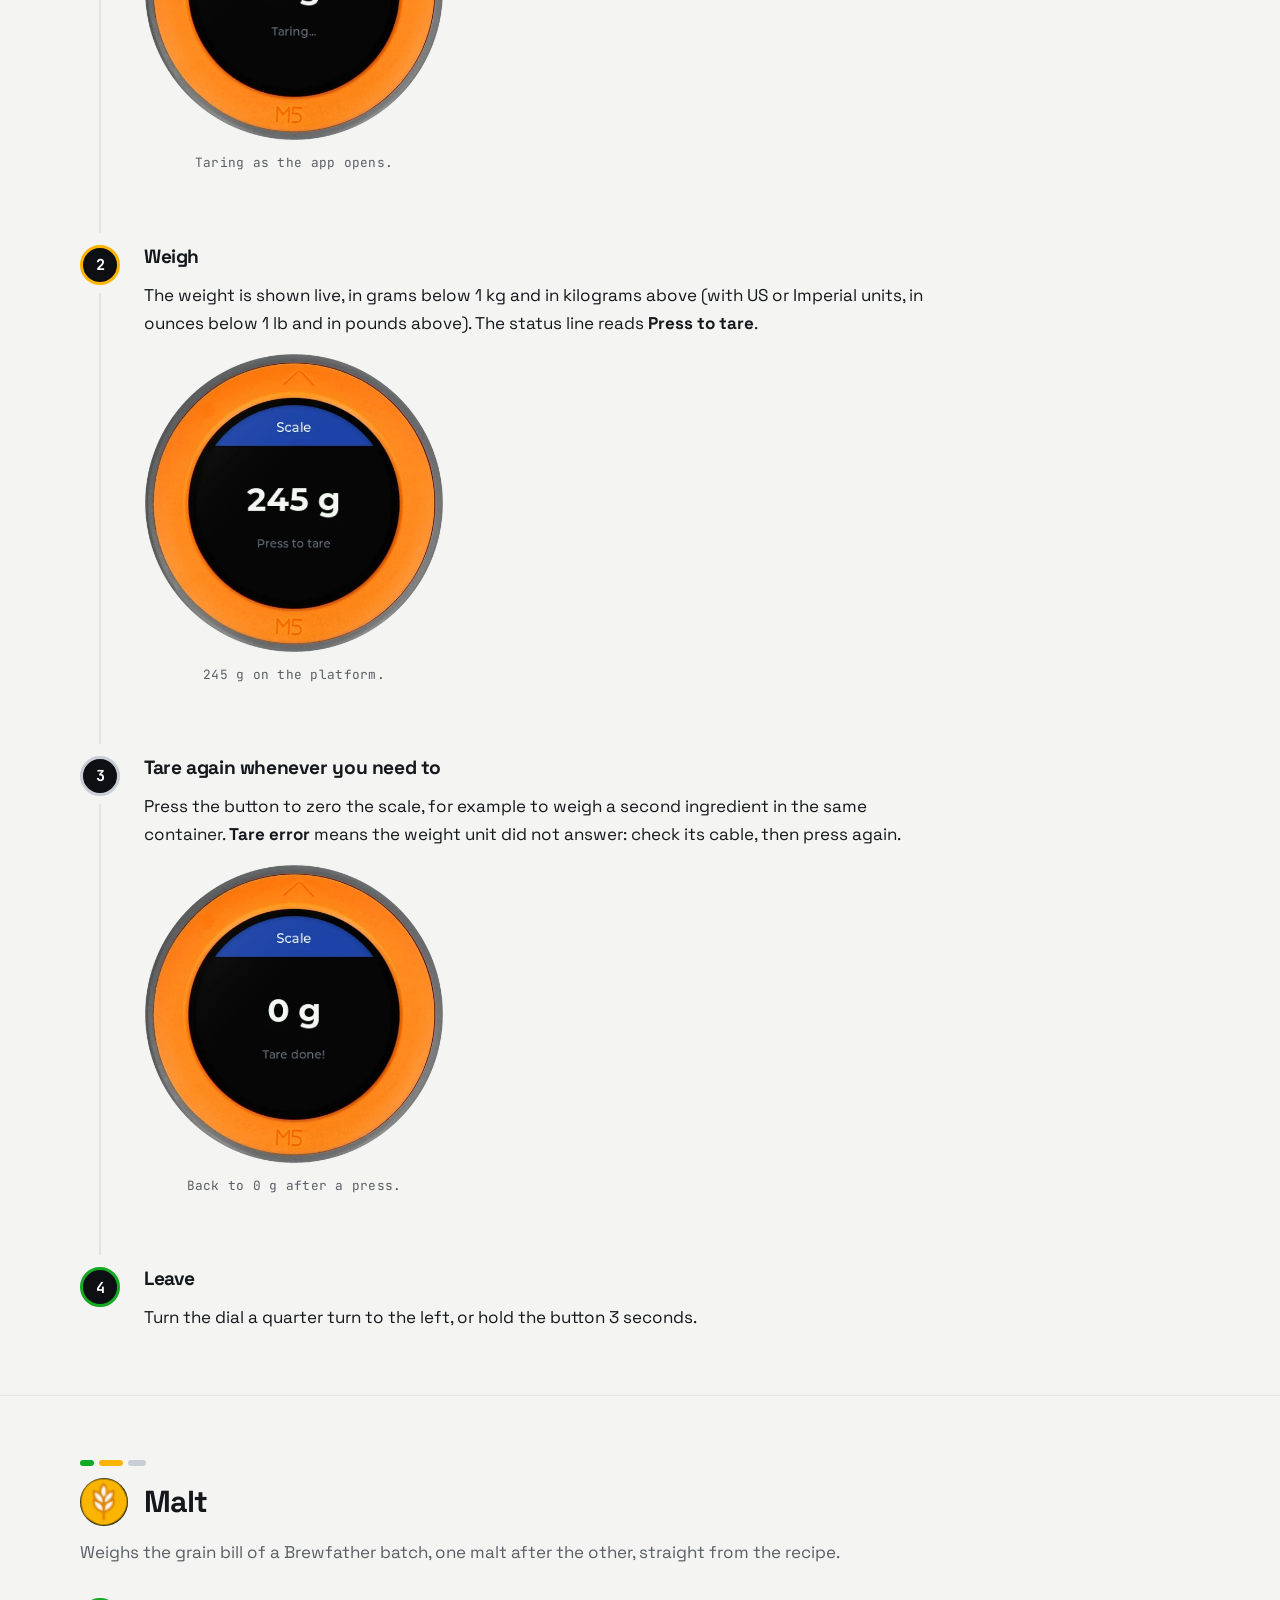
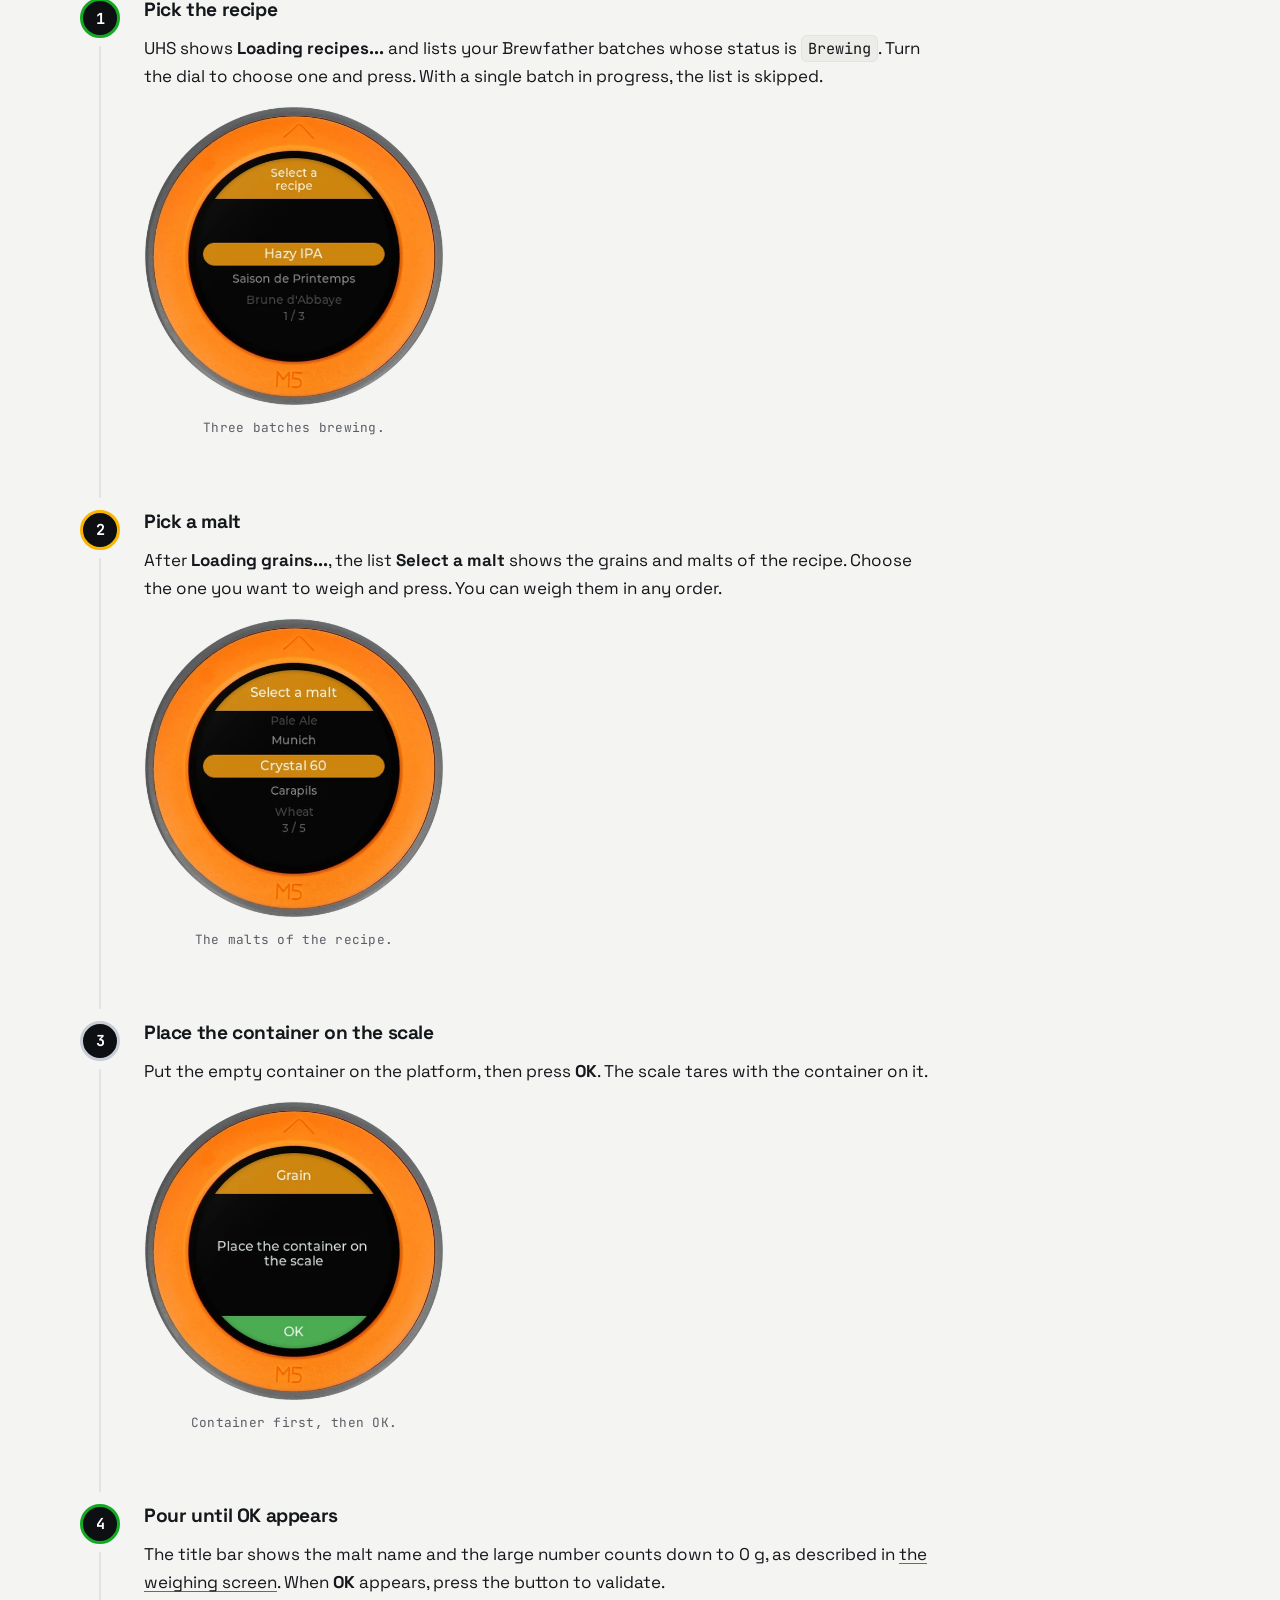
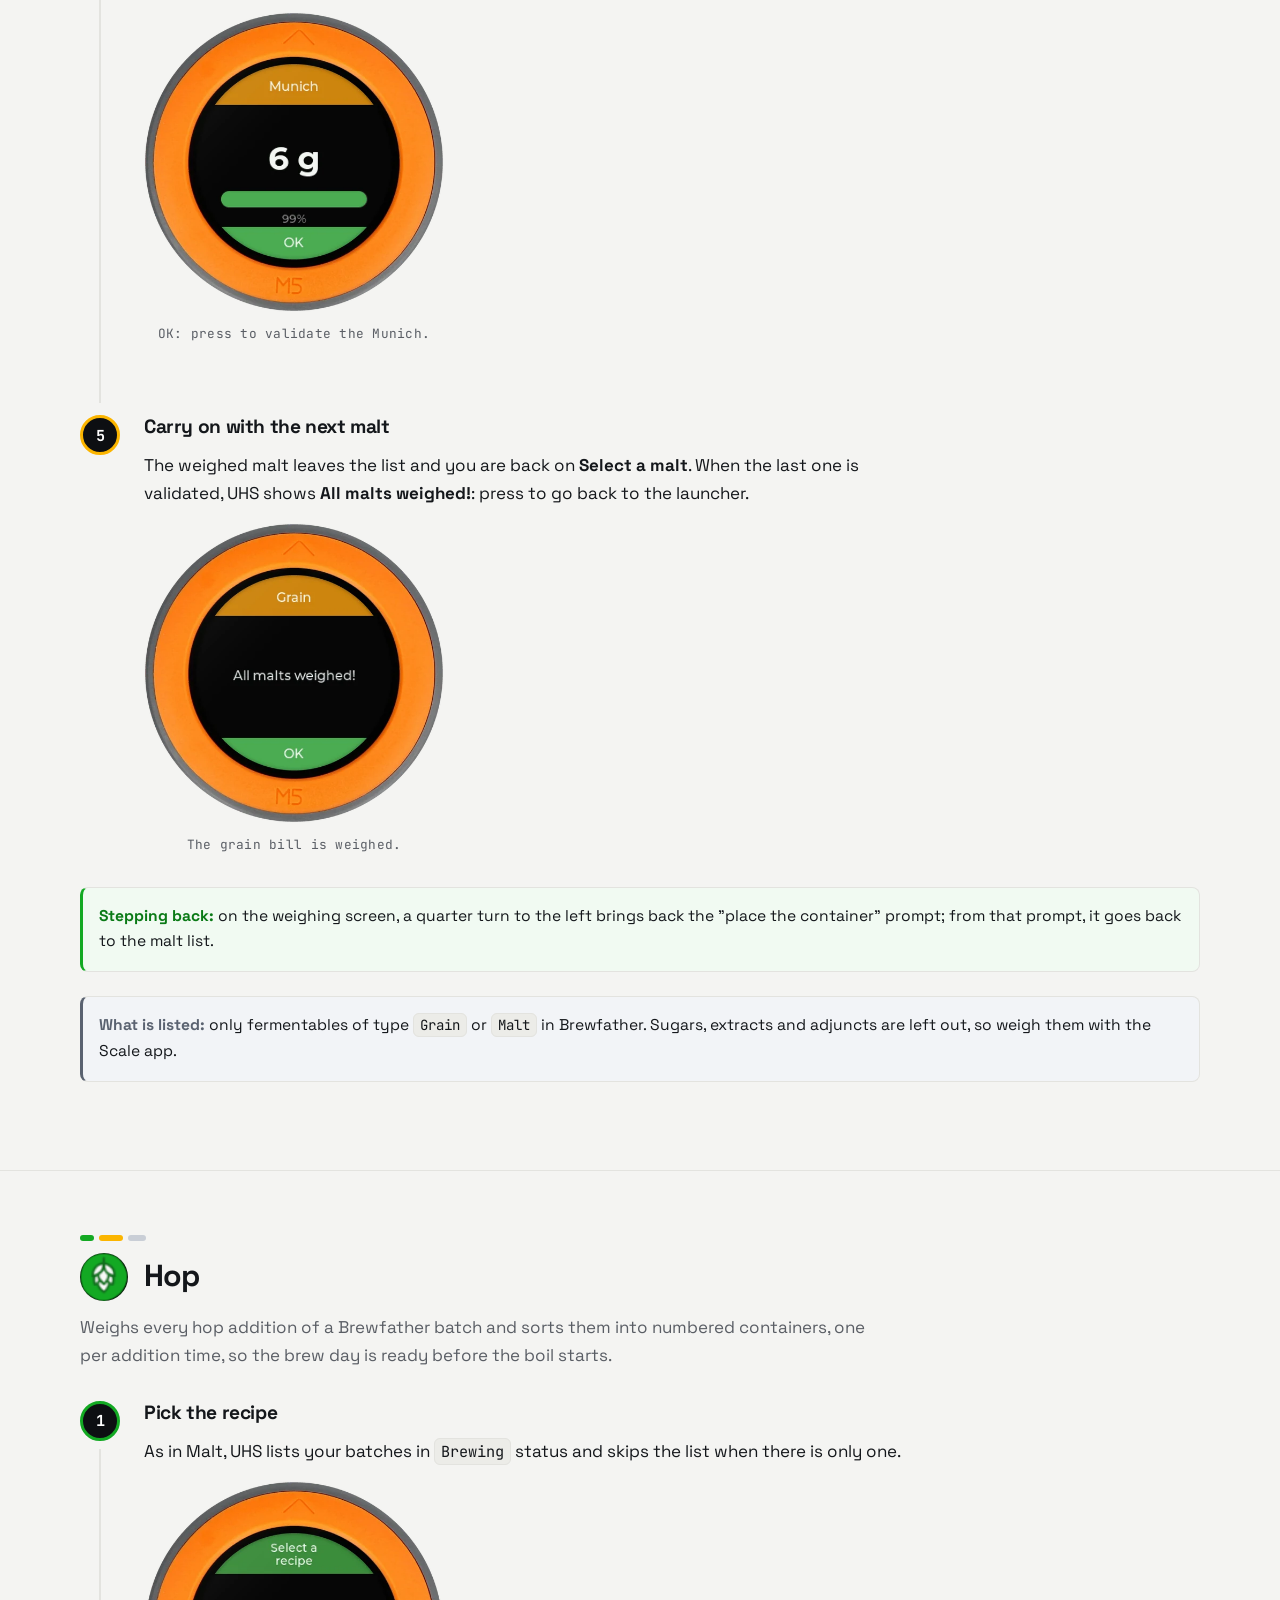
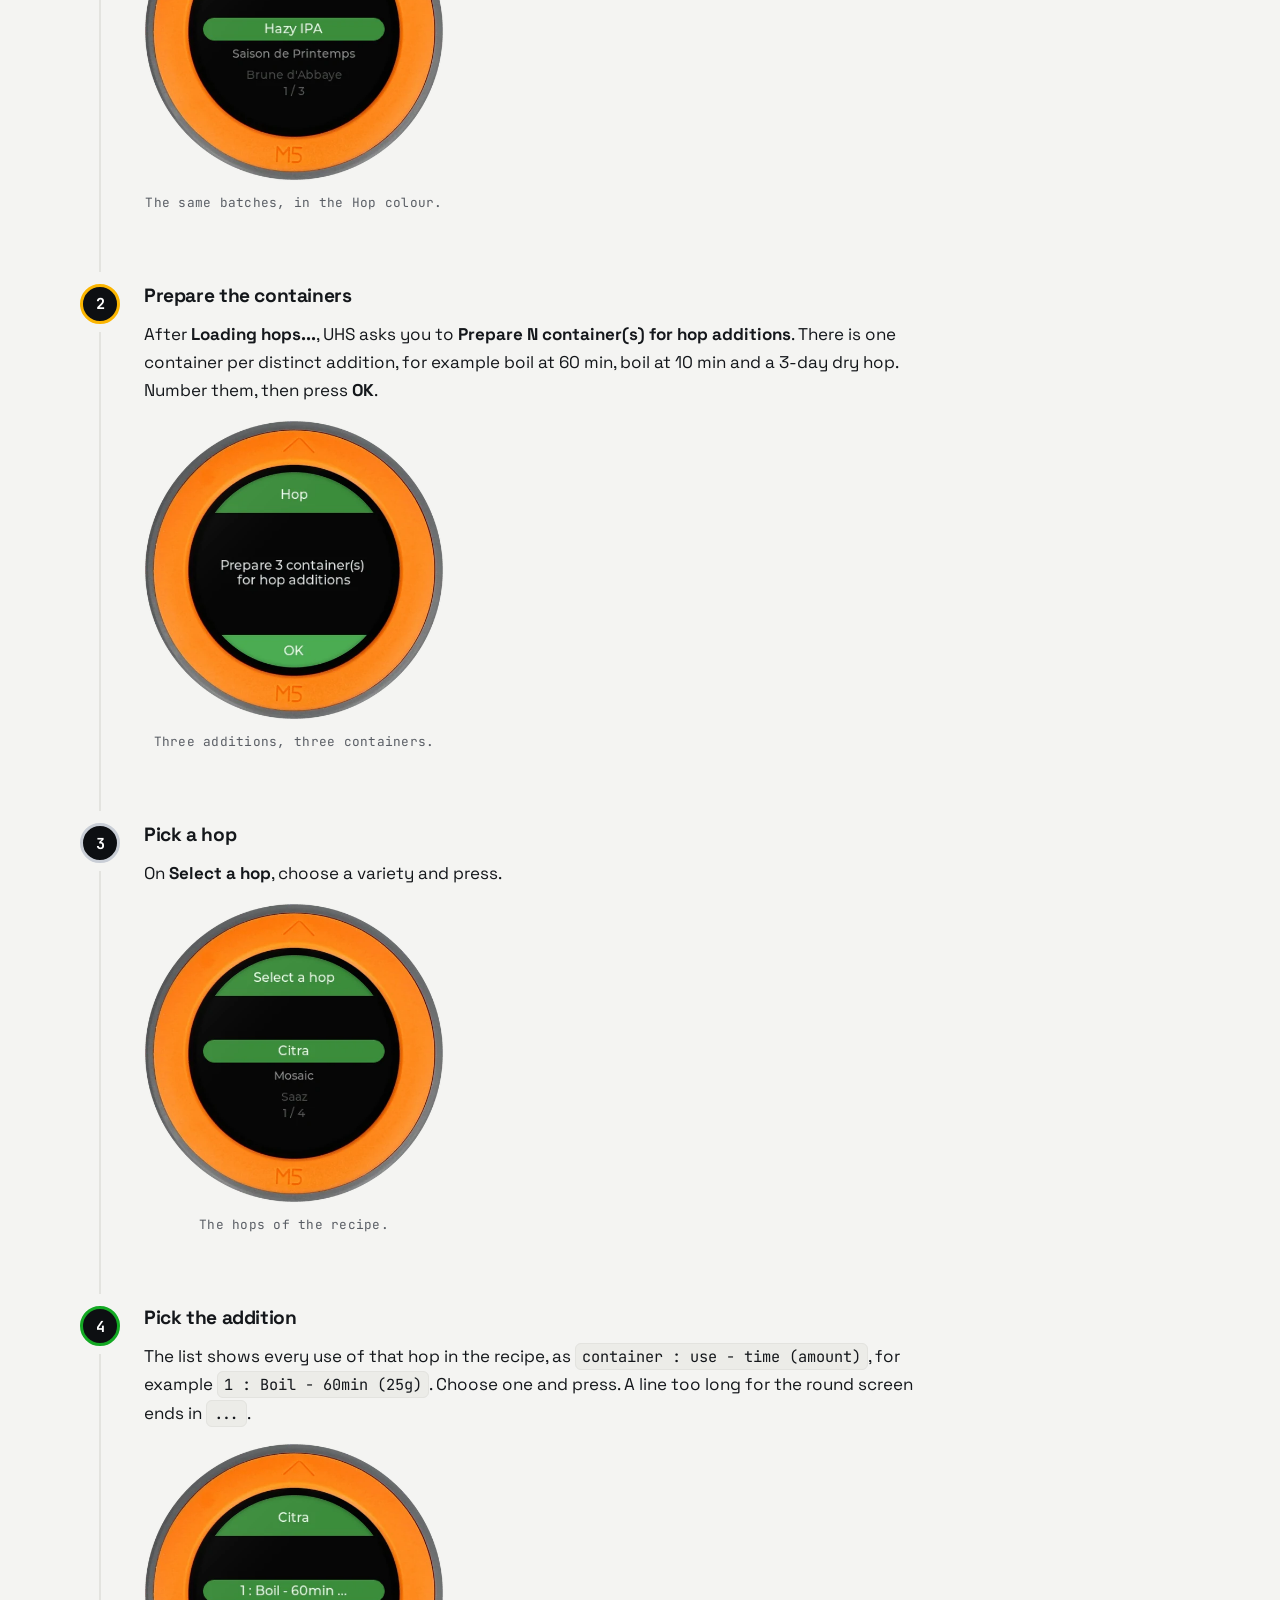
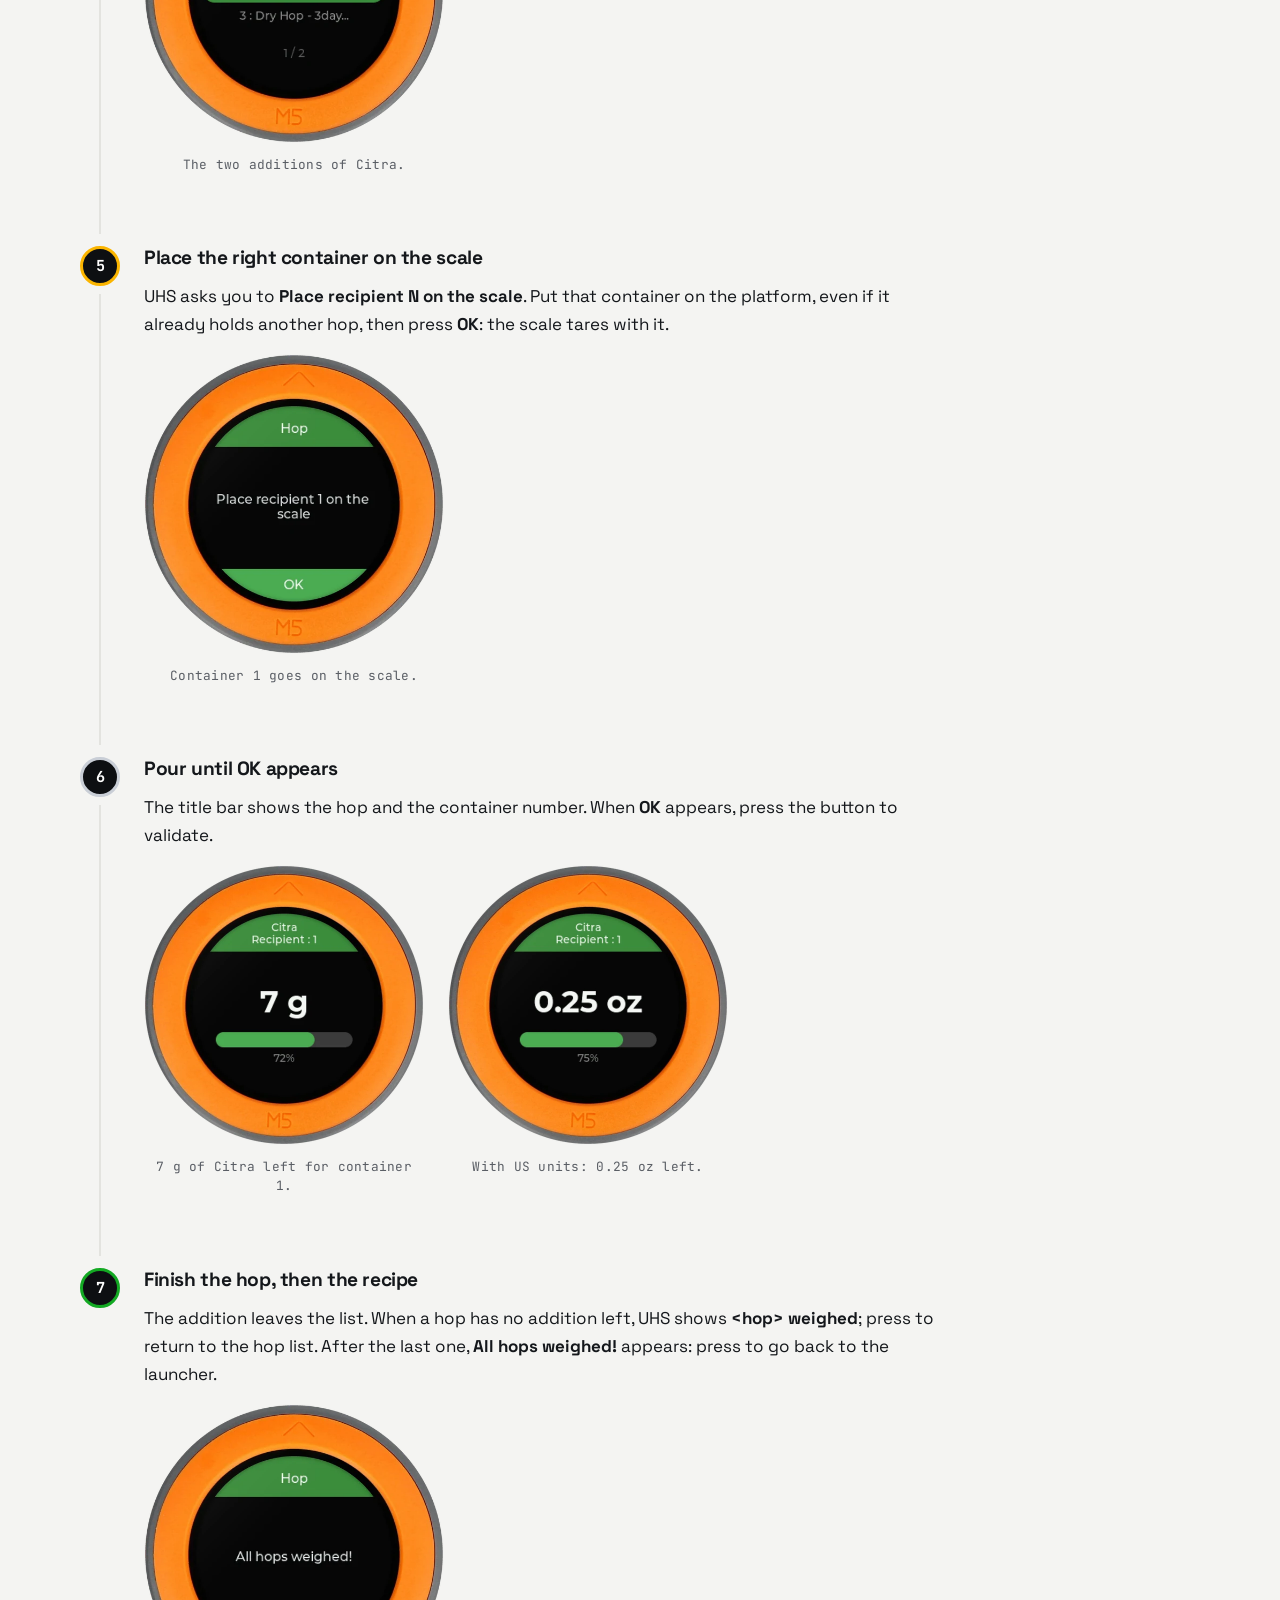
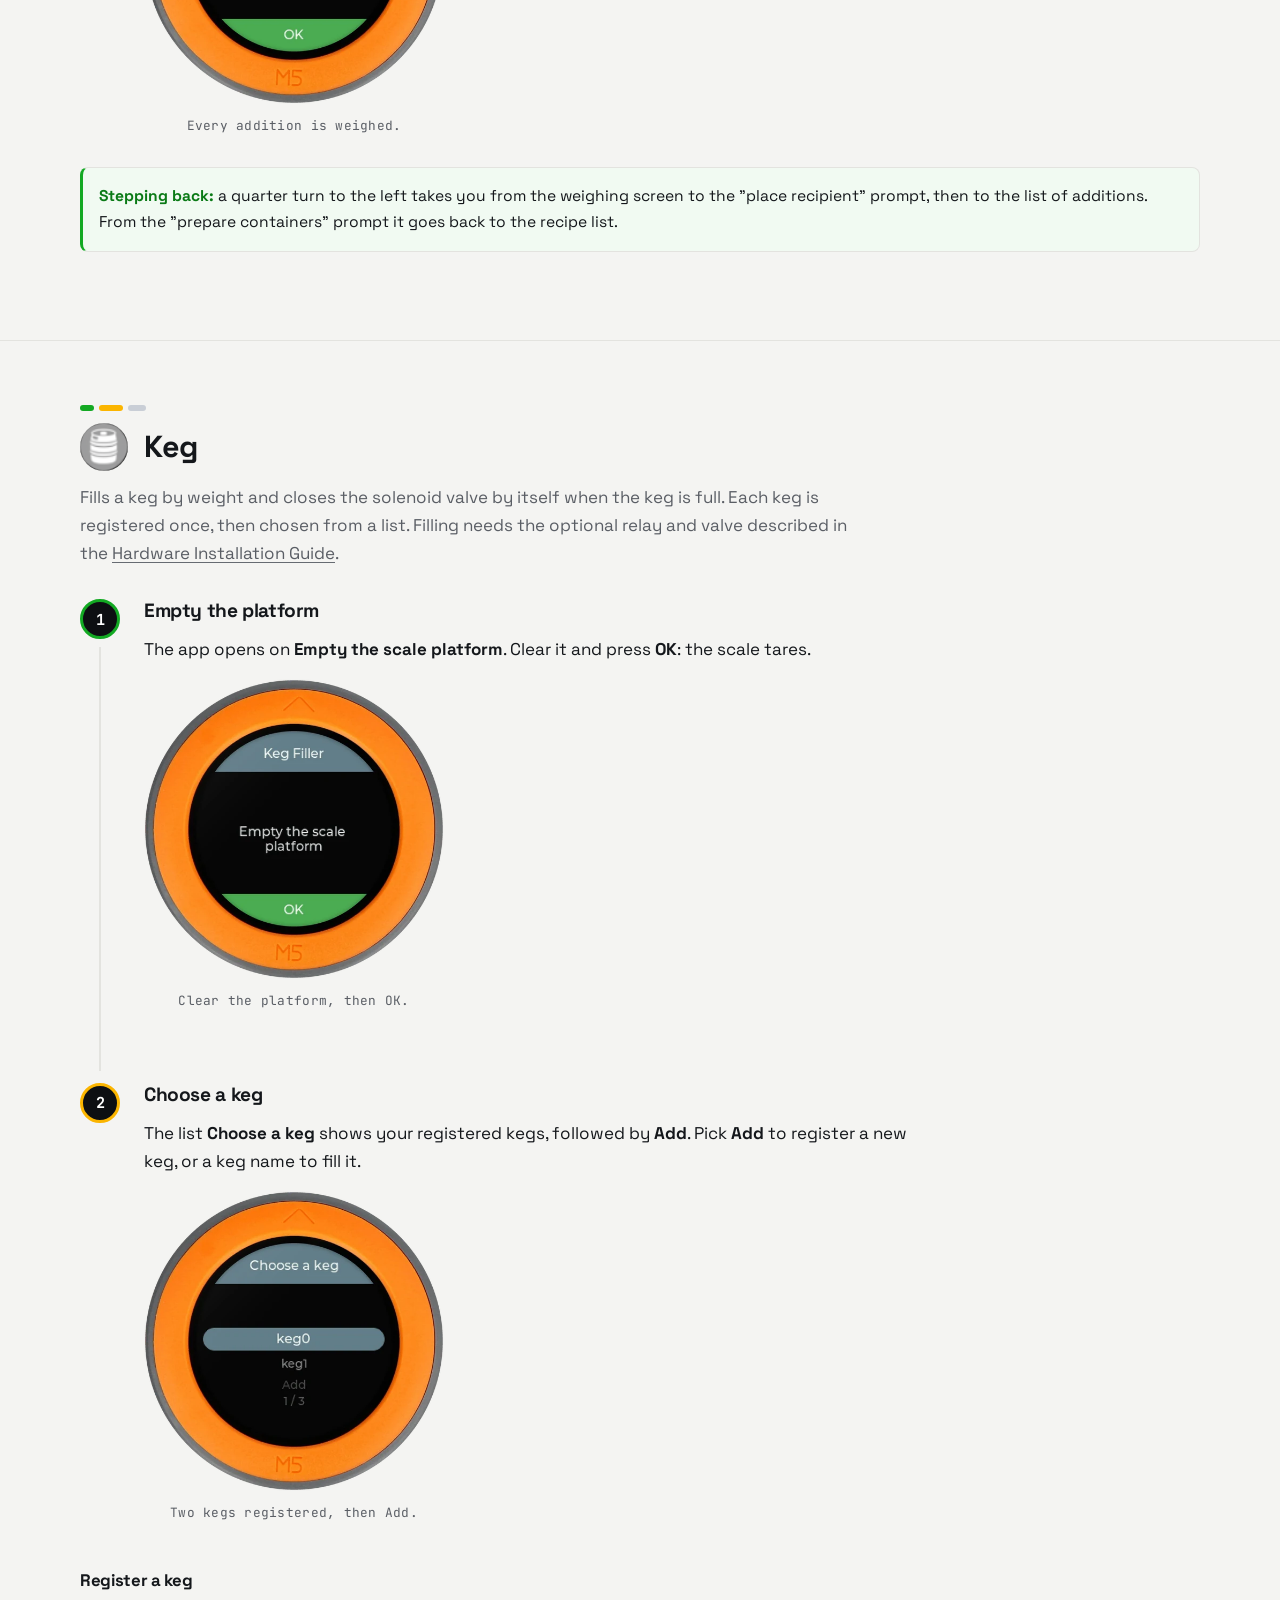
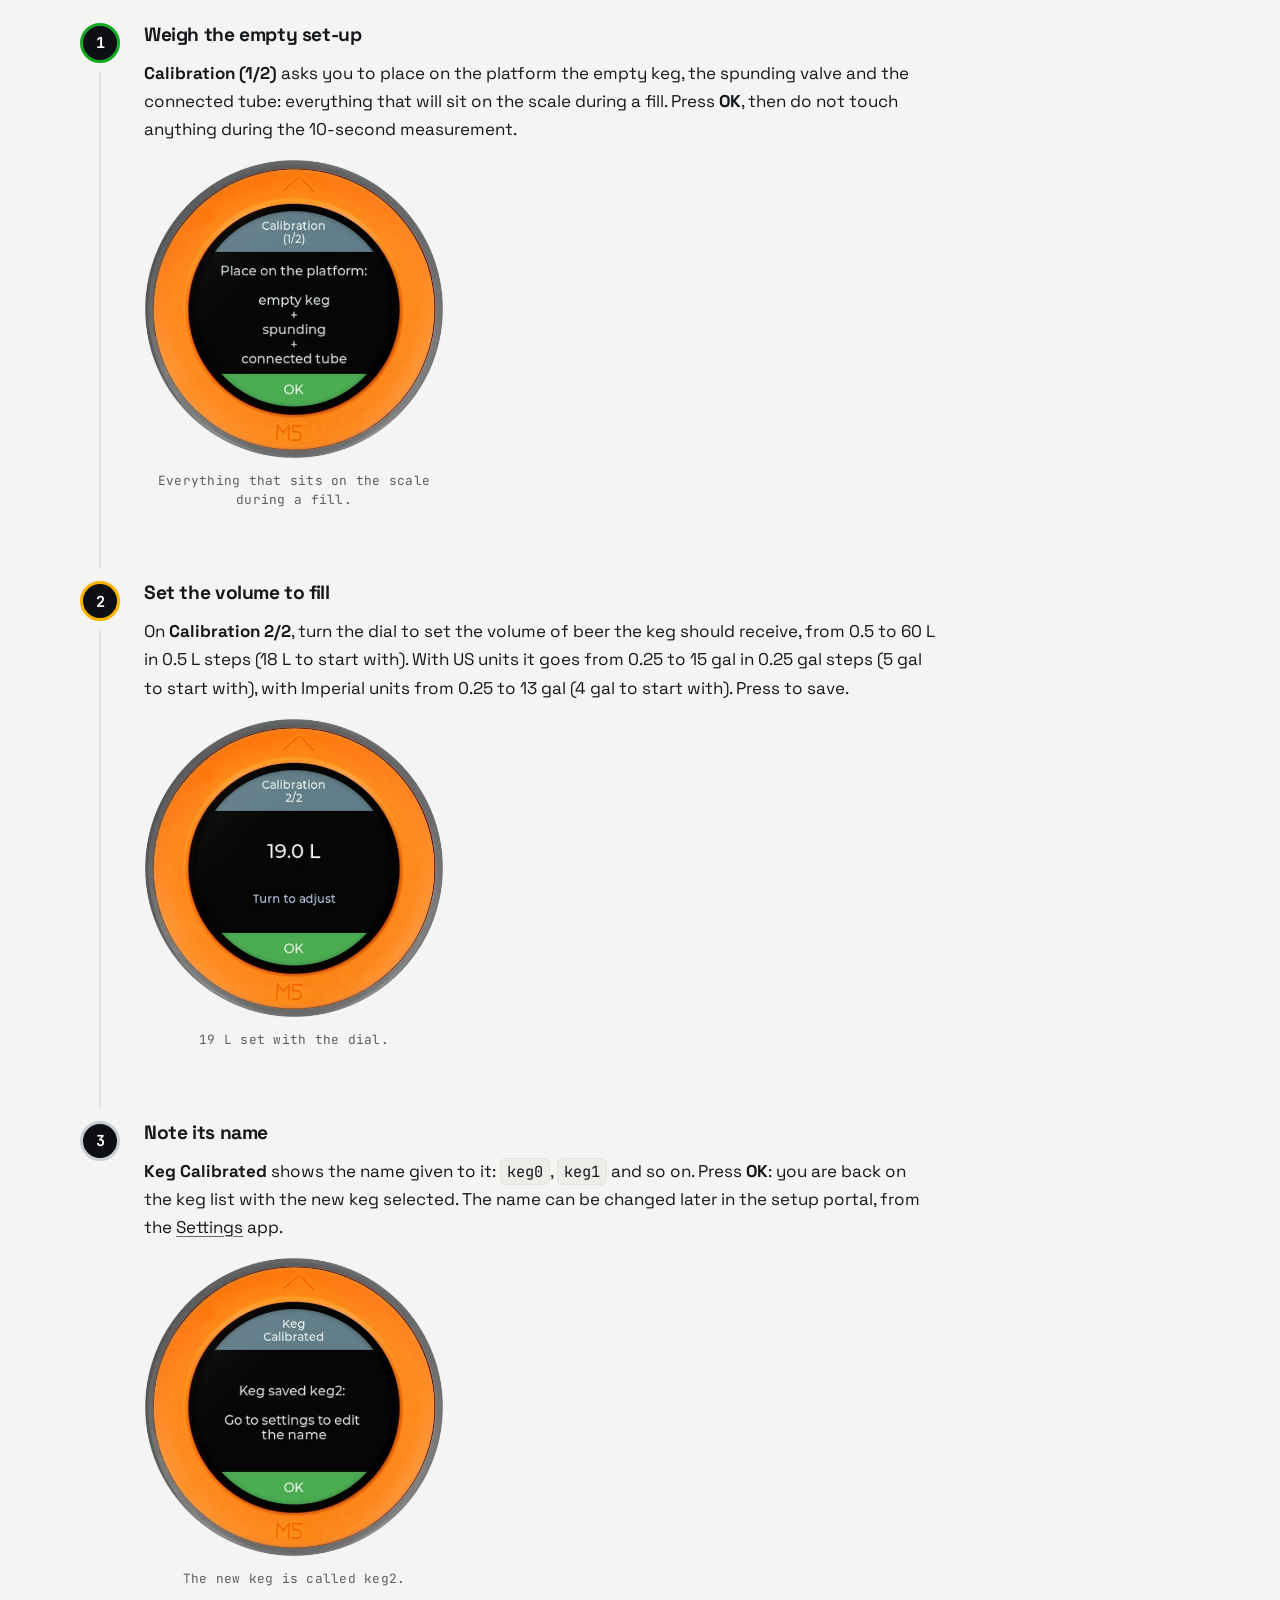
<file: docs/UserGuide/index.html>
<!doctype html>
<html lang="en">
  <head>
    <meta charset="utf-8">
    <meta name="viewport" content="width=device-width, initial-scale=1">
    <meta http-equiv="refresh" content="0; url=en/">
    <title>Ultimate Homebrewing Scale User Guide</title>
    <link rel="canonical" href="en/">
    <link rel="stylesheet" href="../assets/css/uhs-docs.css">
    <link rel="icon" type="image/png" sizes="32x32" href="../assets/logo/uhs-logo-dark-32.png">
    <link rel="icon" type="image/png" sizes="16x16" href="../assets/logo/uhs-logo-dark-16.png">
  </head>
  <body>
    <main class="uhs-redirect">
      <p>Redirecting to the English user guide. <a href="en/">Open the guide</a>.</p>
    </main>
  </body>
</html>
</file>
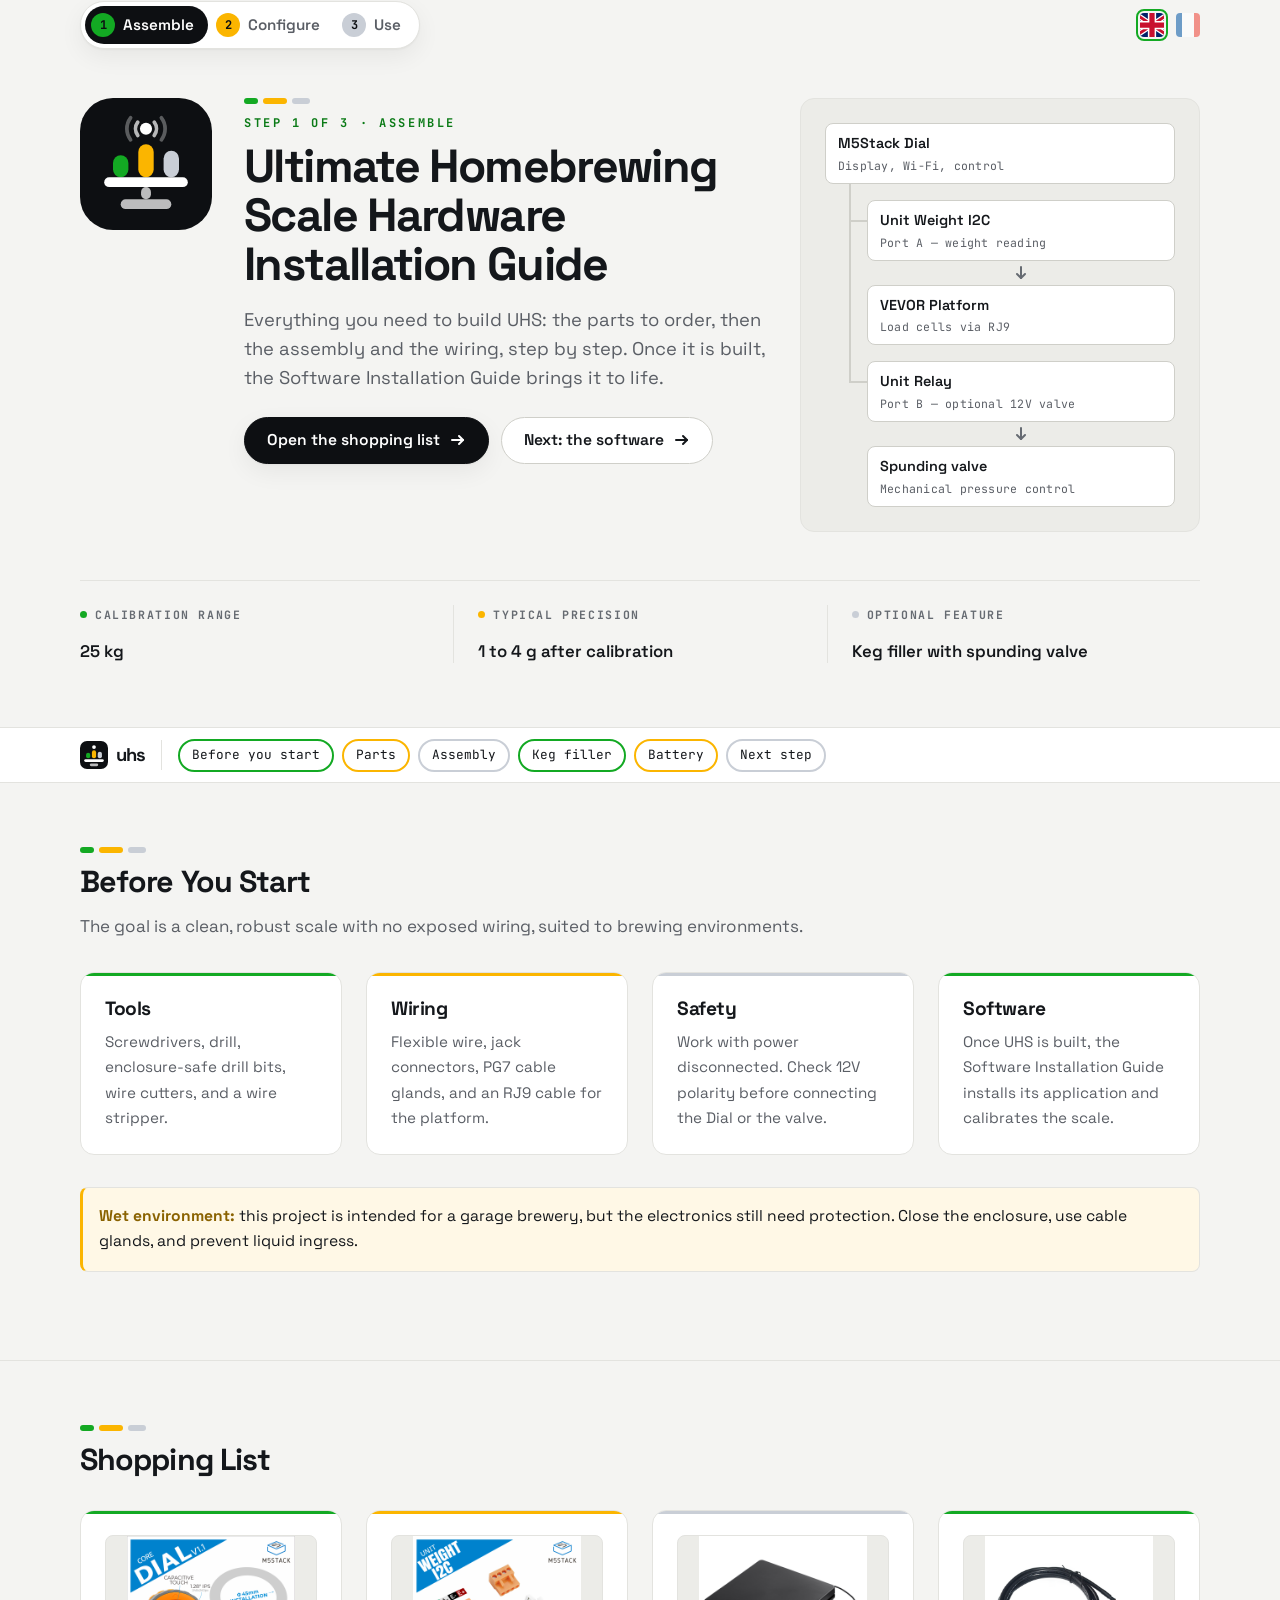
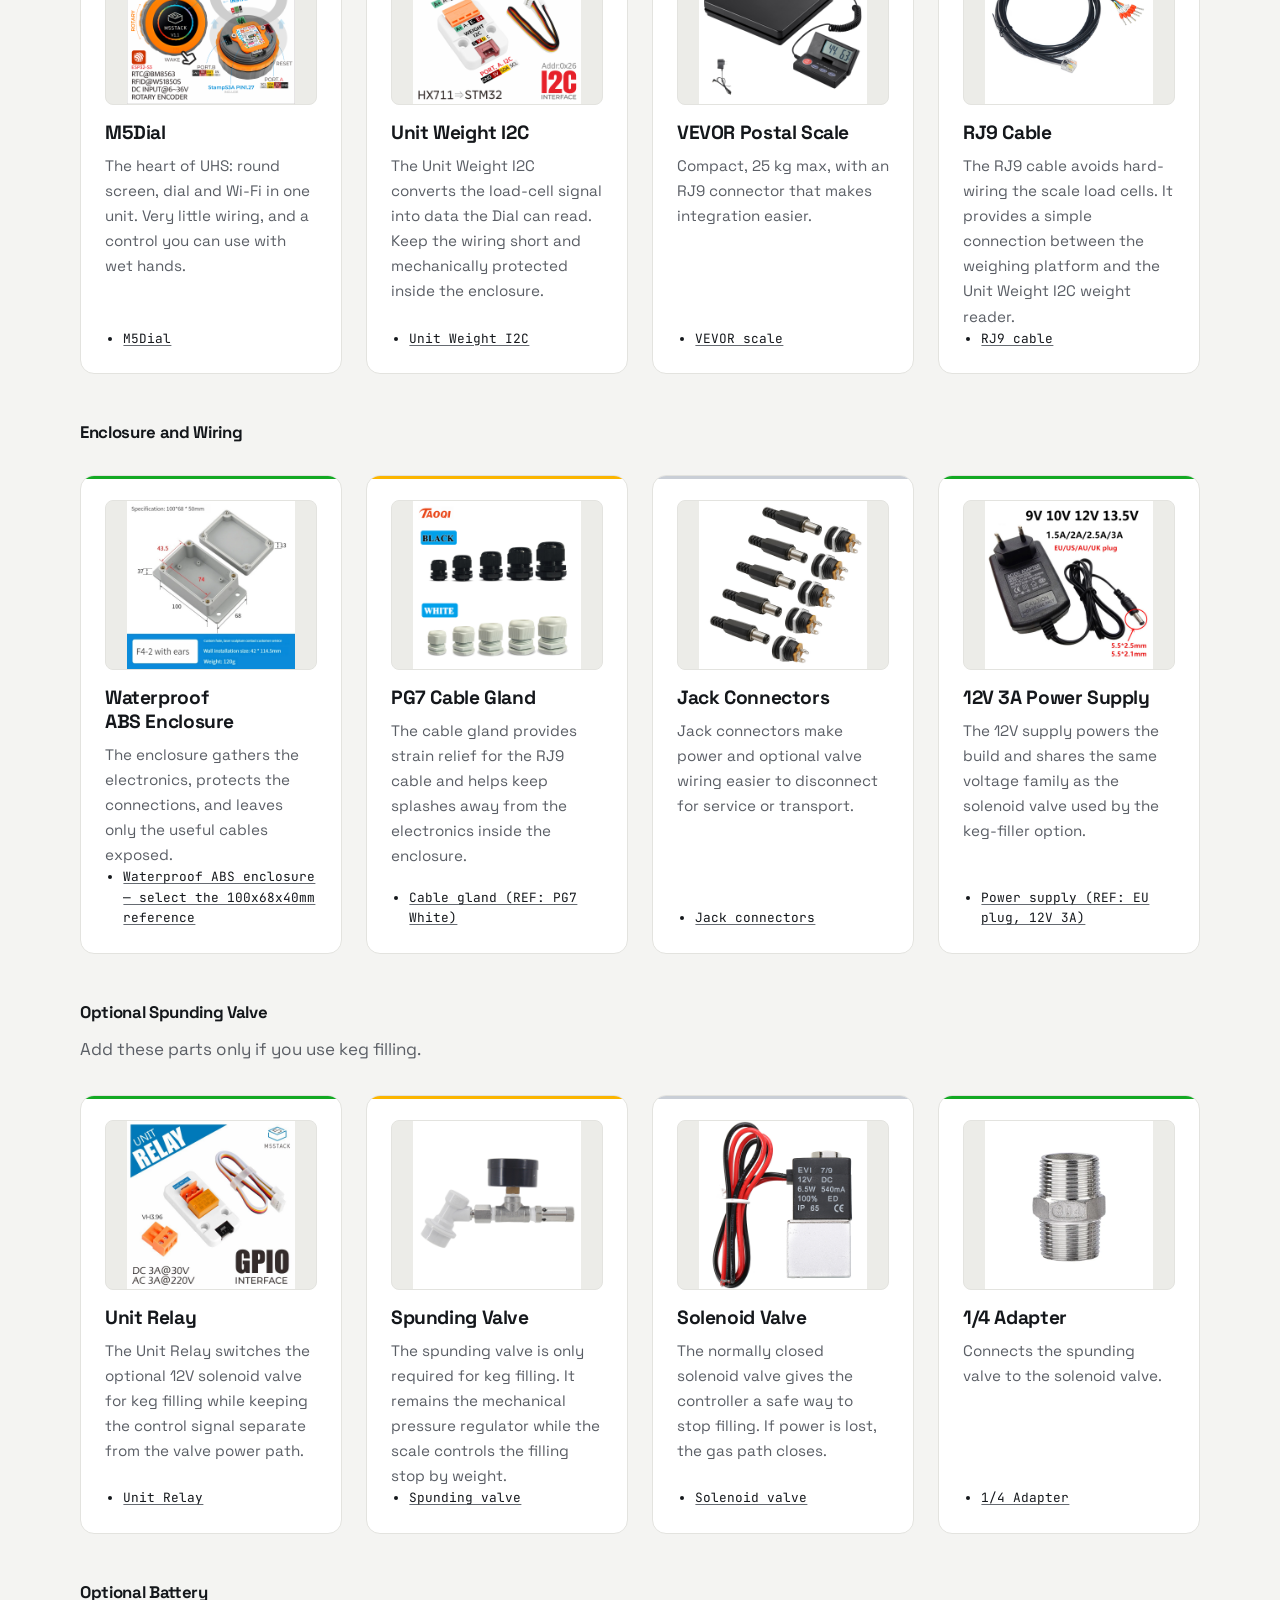
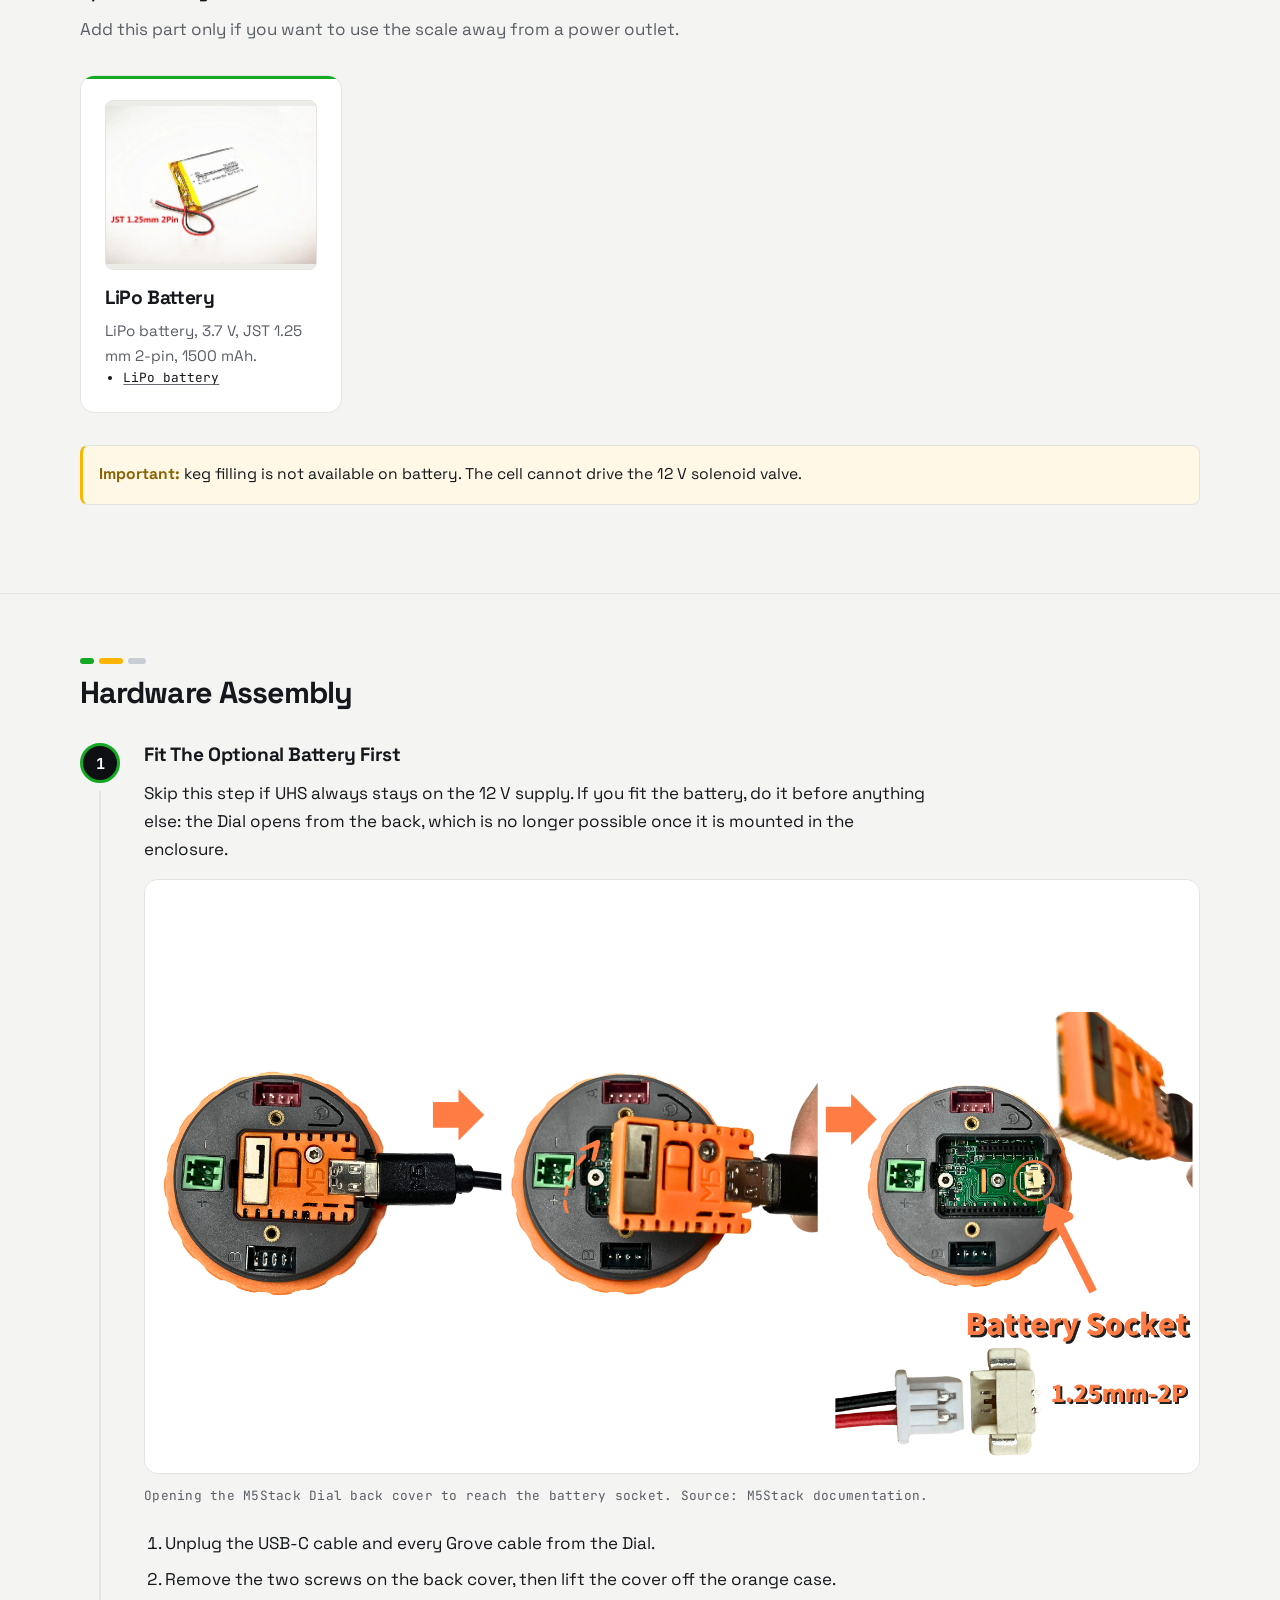
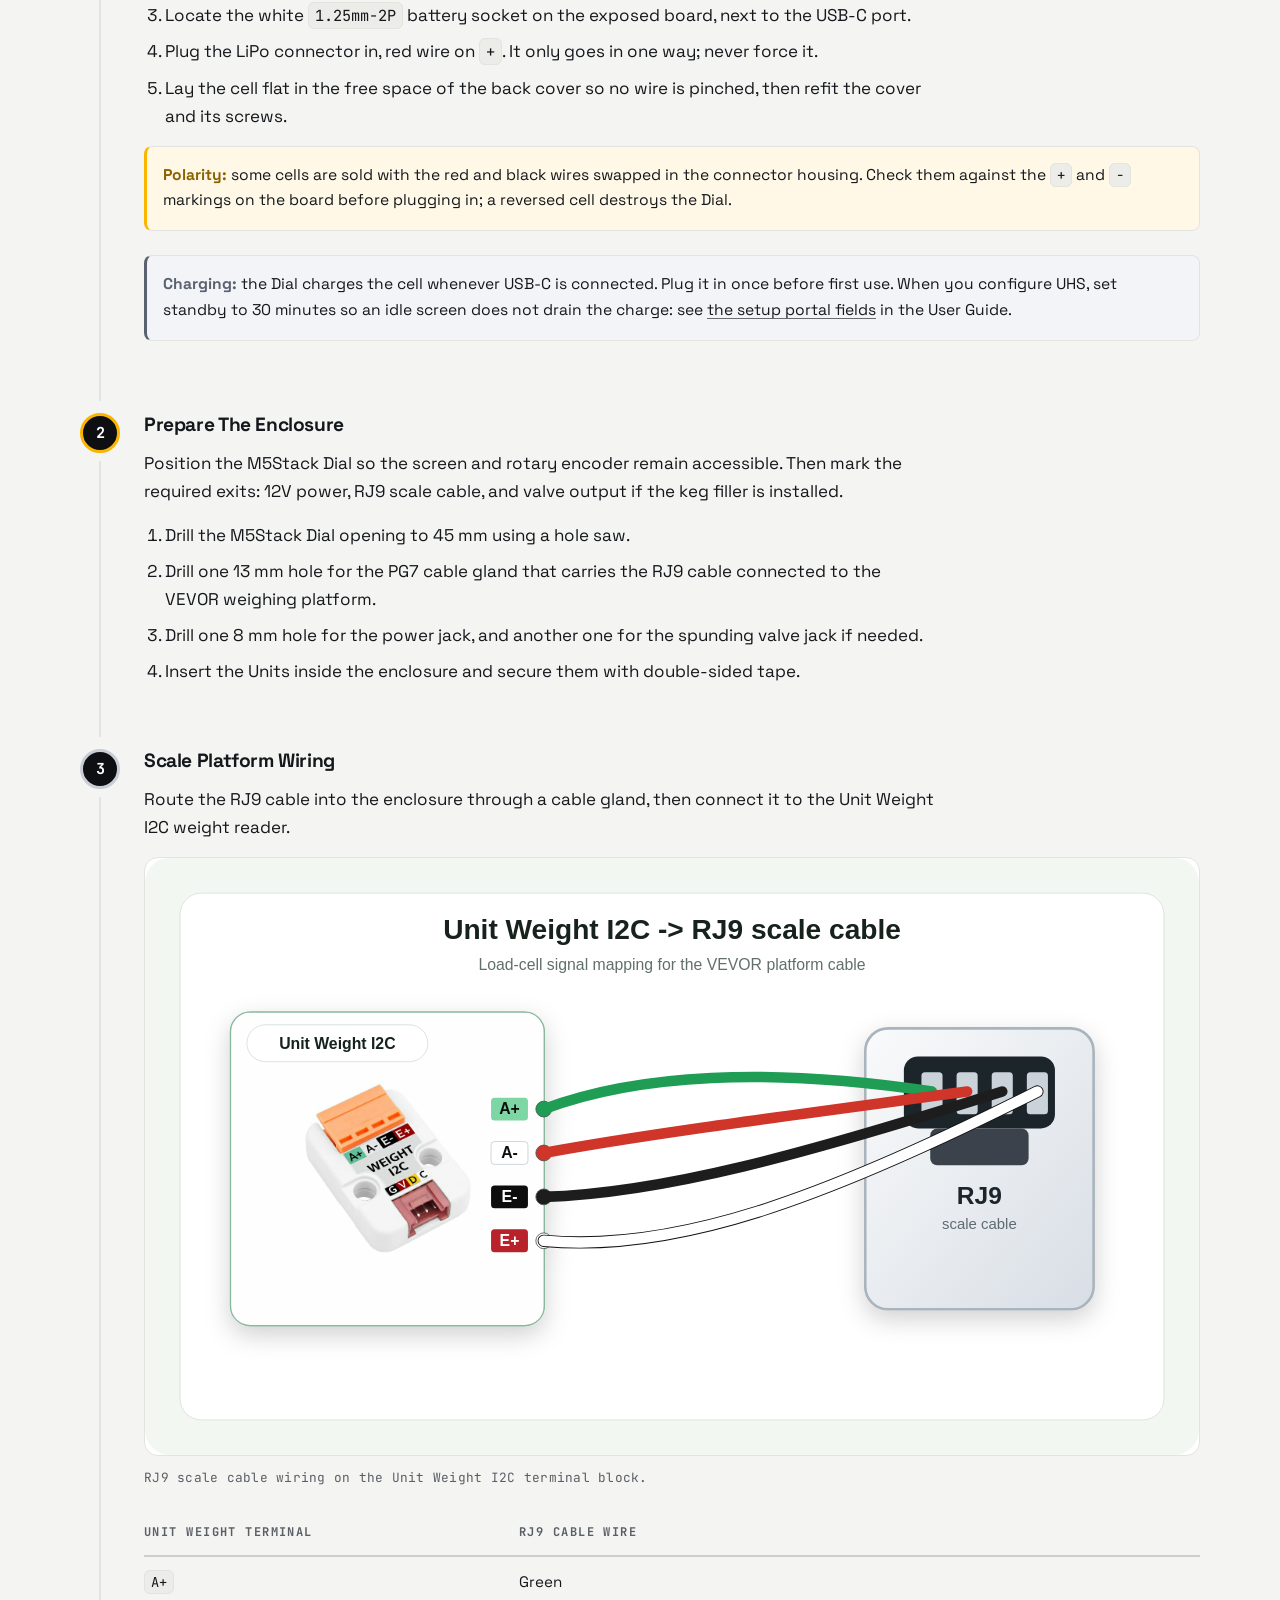
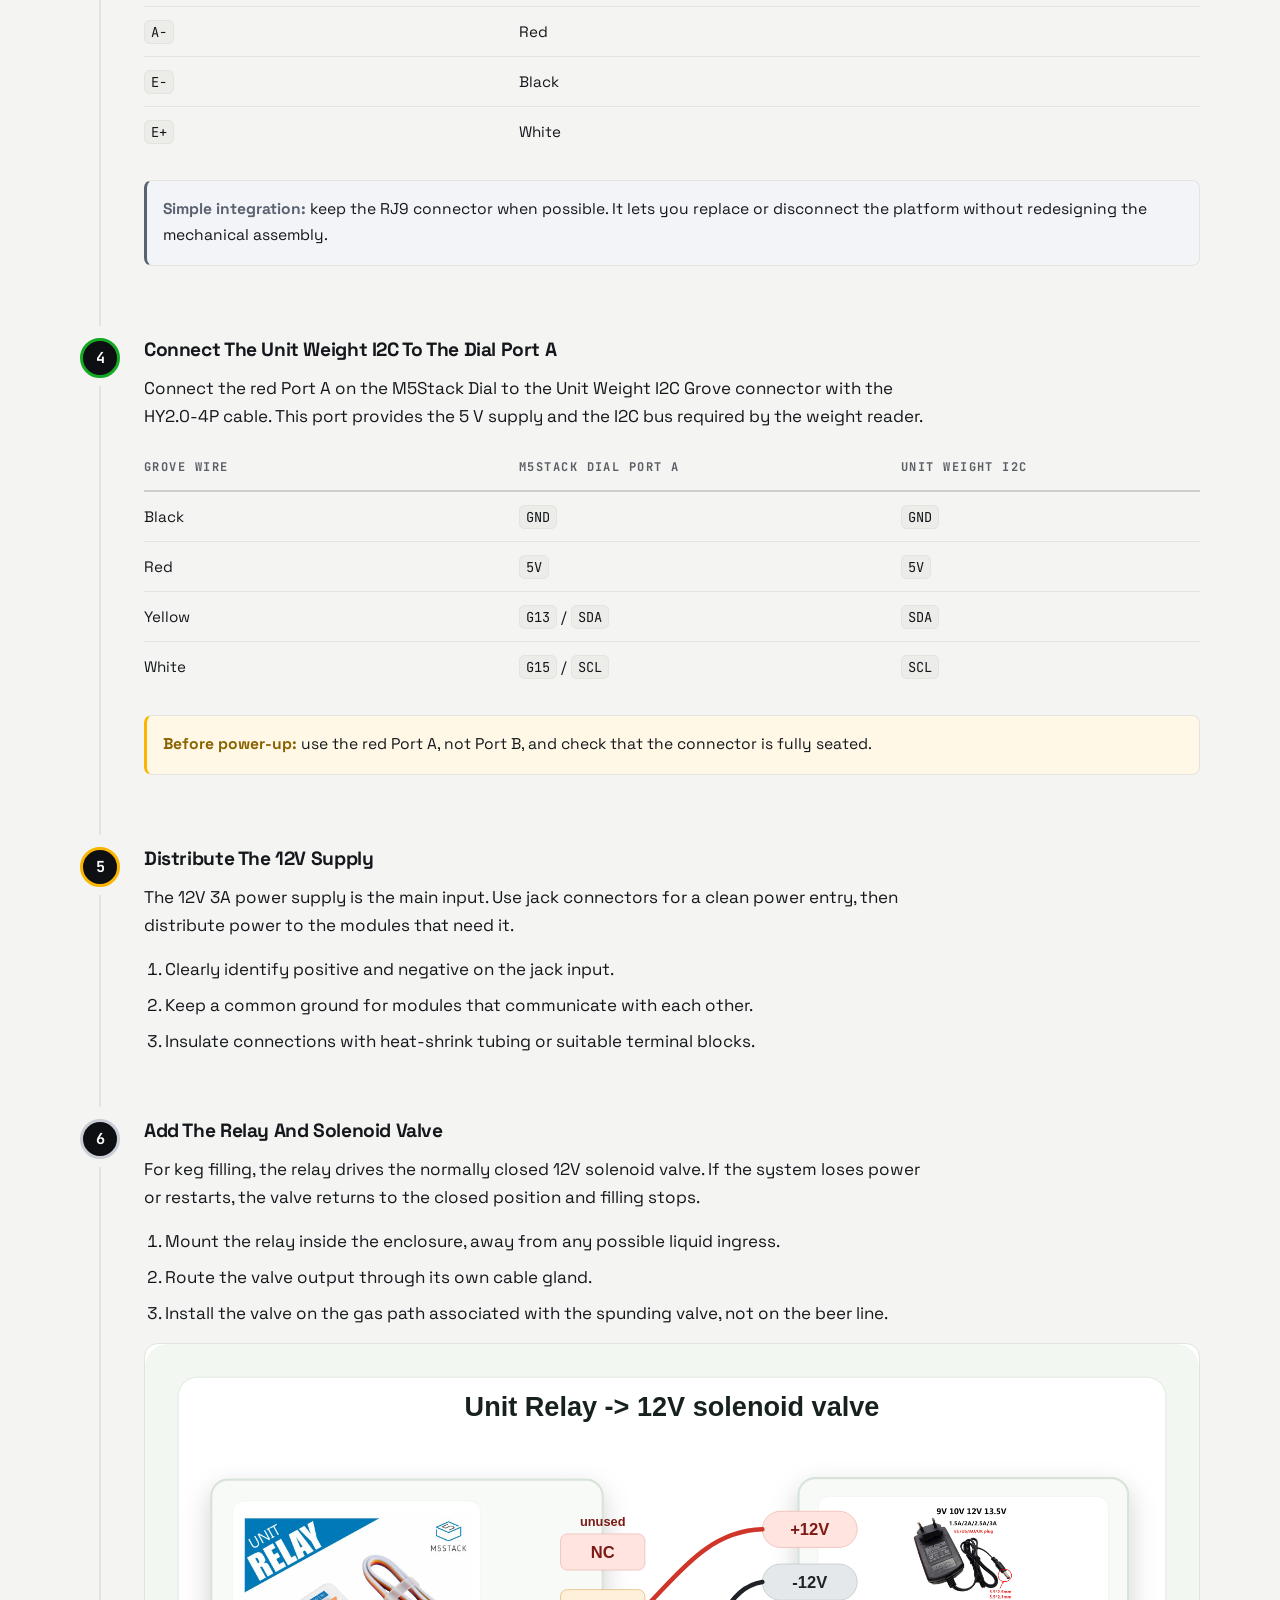
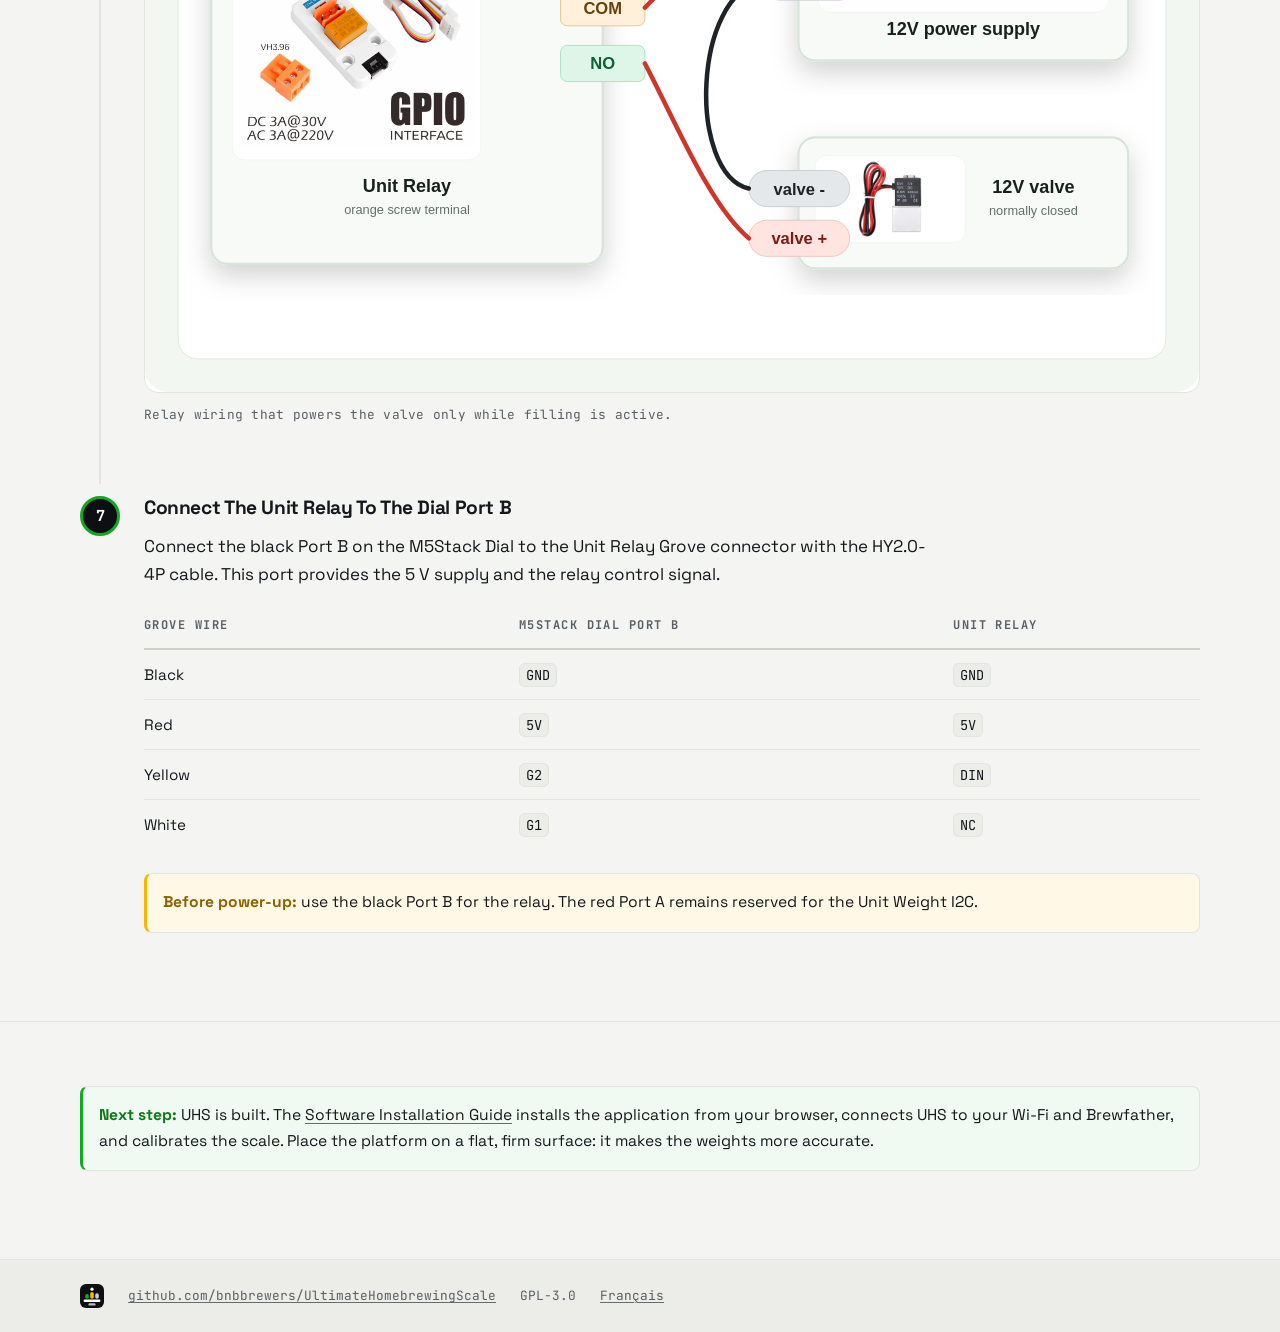
<file: docs/HardwareInstallationGuide/en/index.html>
<!doctype html>
<html lang="en">
  <head>
    <meta charset="utf-8">
    <meta name="viewport" content="width=device-width, initial-scale=1">
    <title>Ultimate Homebrewing Scale Hardware Installation Guide</title>
    <meta
      name="description"
      content="Parts list, enclosure preparation, and wiring diagrams for building the Ultimate Homebrewing Scale around an M5Stack Dial."
    >
    <link rel="stylesheet" href="../../assets/css/uhs-docs.css">
    <link rel="icon" type="image/png" sizes="32x32" href="../../assets/logo/uhs-logo-dark-32.png">
    <link rel="icon" type="image/png" sizes="16x16" href="../../assets/logo/uhs-logo-dark-16.png">
    <link rel="apple-touch-icon" sizes="180x180" href="../../assets/logo/uhs-logo-dark-180.png">
    <meta property="og:image" content="https://bnbbrewers.github.io/UltimateHomebrewingScale/assets/logo/uhs-logo-dark-1024.png">
  </head>
  <body>
    <a class="uhs-skip" href="#main">Skip to content</a>

    <header class="uhs-header">
      <div class="wrap">
        <nav class="uhs-guides" aria-label="Guides">
          <a href="../../HardwareInstallationGuide/en/" aria-current="page" title="Assemble"><span class="uhs-guides__num">1</span><span class="uhs-guides__label">Assemble</span></a>
          <a href="../../SoftwareInstallationGuide/en/" title="Configure"><span class="uhs-guides__num">2</span><span class="uhs-guides__label">Configure</span></a>
          <a href="../../UserGuide/en/" title="Use"><span class="uhs-guides__num">3</span><span class="uhs-guides__label">Use</span></a>
        </nav>
        <nav class="uhs-lang" aria-label="Language">
          <a href="./" hreflang="en" lang="en" aria-current="true" title="English" aria-label="English"><img src="../../assets/flags/en.svg" alt="" width="24" height="24"></a>
          <a href="../fr/" hreflang="fr" lang="fr" title="Français" aria-label="Français"><img src="../../assets/flags/fr.svg" alt="" width="24" height="24"></a>
        </nav>
      </div>
    </header>

    <section class="uhs-hero" aria-labelledby="page-title">
      <div class="wrap">
        <div class="uhs-hero__grid">
          <div class="uhs-hero__head">
            <svg class="uhs-hero__logo" viewBox="0 0 120 120" role="img" aria-label="Ultimate Homebrewing Scale">
              <rect width="120" height="120" rx="30" fill="#0D0F12"/>
              <g fill="none" stroke="#FFFFFF" stroke-width="3.4" stroke-linecap="round">
                <path d="M46 38A16.5 16.5 0 0 1 46 18" stroke-opacity=".32"/>
                <path d="M74 18A16.5 16.5 0 0 1 74 38" stroke-opacity=".32"/>
                <path d="M52.5 34A10 10 0 0 1 52.5 22" stroke-opacity=".7"/>
                <path d="M67.5 22A10 10 0 0 1 67.5 34" stroke-opacity=".7"/>
              </g>
              <circle cx="60" cy="28" r="5.5" fill="#FFFFFF"/>
              <rect x="30" y="52" width="14" height="20" rx="7" fill="#13A923"/>
              <rect x="53" y="42" width="14" height="30" rx="7" fill="#FBB500"/>
              <rect x="76" y="48" width="14" height="24" rx="7" fill="#C9CED6"/>
              <rect x="22" y="72" width="76" height="9" rx="4.5" fill="#FFFFFF"/>
              <rect x="55.5" y="81" width="9" height="11" rx="4.5" fill="#FFFFFF" fill-opacity=".72"/>
              <rect x="37" y="92" width="46" height="9" rx="4.5" fill="#FFFFFF" fill-opacity=".72"/>
            </svg>

            <div class="uhs-hero__text">
              <span class="uhs-rule" aria-hidden="true"><i></i><i></i><i></i></span>
              <p class="uhs-eyebrow">Step 1 of 3 · Assemble</p>
              <h1 id="page-title">Ultimate Homebrewing Scale Hardware Installation Guide</h1>
              <p class="uhs-lede">
                Everything you need to build UHS: the parts to order, then the assembly and the wiring, step by
                step. Once it is built, the Software Installation Guide brings it to life.
              </p>
              <div class="uhs-actions">
                <a class="uhs-btn" href="#shopping-list">
                  Open the shopping list
                  <svg width="16" height="16" viewBox="0 0 16 16" fill="none" stroke="currentColor" stroke-width="2" stroke-linecap="round" stroke-linejoin="round" aria-hidden="true"><path d="M2 8h11"/><path d="M9 4l4 4-4 4"/></svg>
                </a>
                <a class="uhs-btn uhs-btn--ghost" href="../../SoftwareInstallationGuide/en/">
                  Next: the software
                  <svg width="16" height="16" viewBox="0 0 16 16" fill="none" stroke="currentColor" stroke-width="2" stroke-linecap="round" stroke-linejoin="round" aria-hidden="true"><path d="M2 8h11"/><path d="M9 4l4 4-4 4"/></svg>
                </a>
              </div>
            </div>
          </div>

          <aside class="uhs-hero__panel" aria-label="Hardware summary">
            <div class="uhs-diagram" aria-hidden="true">
              <div class="uhs-diagram__box">M5Stack Dial<span>Display, Wi-Fi, control</span></div>
              <div class="uhs-diagram__branches">
                <div class="uhs-diagram__branch">
                  <div class="uhs-diagram__box">Unit Weight I2C<span>Port A — weight reading</span></div>
                  <div class="uhs-diagram__link"><svg width="16" height="16" viewBox="0 0 16 16" fill="none" stroke="currentColor" stroke-width="2" stroke-linecap="round" stroke-linejoin="round"><path d="M8 2v11"/><path d="M4 9l4 4 4-4"/></svg></div>
                  <div class="uhs-diagram__box">VEVOR Platform<span>Load cells via RJ9</span></div>
                </div>
                <div class="uhs-diagram__branch">
                  <div class="uhs-diagram__box">Unit Relay<span>Port B — optional 12V valve</span></div>
                  <div class="uhs-diagram__link"><svg width="16" height="16" viewBox="0 0 16 16" fill="none" stroke="currentColor" stroke-width="2" stroke-linecap="round" stroke-linejoin="round"><path d="M8 2v11"/><path d="M4 9l4 4 4-4"/></svg></div>
                  <div class="uhs-diagram__box">Spunding valve<span>Mechanical pressure control</span></div>
                </div>
              </div>
            </div>
          </aside>
        </div>

        <div class="uhs-facts">
          <div>
            <p class="uhs-facts__label">Calibration range</p>
            <p class="uhs-facts__value">25 kg</p>
          </div>
          <div>
            <p class="uhs-facts__label">Typical precision</p>
            <p class="uhs-facts__value">1 to 4 g after calibration</p>
          </div>
          <div>
            <p class="uhs-facts__label">Optional feature</p>
            <p class="uhs-facts__value">Keg filler with spunding valve</p>
          </div>
        </div>
      </div>
    </section>

    <nav class="uhs-toc" aria-label="On this page">
      <div class="wrap">
        <a class="uhs-toc__brand" href="/UltimateHomebrewingScale/" aria-label="Ultimate Homebrewing Scale — documentation home">
          <svg width="28" height="28" viewBox="0 0 120 120" aria-hidden="true">
            <rect width="120" height="120" rx="30" fill="#0D0F12"/>
            <circle cx="60" cy="26" r="8" fill="#FFFFFF"/>
            <rect x="26" y="50" width="18" height="24" rx="9" fill="#13A923"/>
            <rect x="51" y="40" width="18" height="34" rx="9" fill="#FBB500"/>
            <rect x="76" y="46" width="18" height="28" rx="9" fill="#C9CED6"/>
            <rect x="18" y="78" width="84" height="12" rx="6" fill="#FFFFFF"/>
            <rect x="42" y="96" width="36" height="12" rx="6" fill="#FFFFFF" fill-opacity=".72"/>
          </svg>
          <span>uhs</span>
        </a>
        <div class="uhs-toc__sep" aria-hidden="true"></div>
        <ul>
          <li><a href="#before">Before you start</a></li>
          <li><a href="#shopping-list">Parts</a></li>
          <li><a href="#assembly">Assembly</a></li>
          <li><a href="#keg-filler">Keg filler</a></li>
          <li><a href="#battery">Battery</a></li>
          <li><a href="#software">Next step</a></li>
        </ul>
      </div>
    </nav>

    <main id="main">
      <section id="before" class="uhs-section">
        <div class="wrap">
          <span class="uhs-rule" aria-hidden="true"><i></i><i></i><i></i></span>
          <h2>Before You Start</h2>
          <p class="uhs-section__intro">
            The goal is a clean, robust scale with no exposed wiring, suited to brewing environments.
          </p>

          <div class="uhs-cards">
            <article class="uhs-card">
              <h3>Tools</h3>
              <p>Screwdrivers, drill, enclosure-safe drill bits, wire cutters, and a wire stripper.</p>
            </article>
            <article class="uhs-card">
              <h3>Wiring</h3>
              <p>Flexible wire, jack connectors, PG7 cable glands, and an RJ9 cable for the platform.</p>
            </article>
            <article class="uhs-card">
              <h3>Safety</h3>
              <p>Work with power disconnected. Check 12V polarity before connecting the Dial or the valve.</p>
            </article>
            <article class="uhs-card">
              <h3>Software</h3>
              <p>Once UHS is built, the Software Installation Guide installs its application and calibrates the scale.</p>
            </article>
          </div>

          <div class="uhs-note uhs-note--warn">
            <p><strong class="uhs-note__label">Wet environment:</strong> this project is intended for a garage brewery, but the electronics
            still need protection. Close the enclosure, use cable glands, and prevent liquid ingress.</p>
          </div>
        </div>
      </section>

      <section id="shopping-list" class="uhs-section">
        <div class="wrap">
          <span class="uhs-rule" aria-hidden="true"><i></i><i></i><i></i></span>
          <h2>Shopping List</h2>

          <div class="uhs-cards">
            <article class="uhs-card uhs-card--part">
              <figure class="uhs-card__photo">
                <img src="../img/m5dial.jpg" width="1600" height="1600" alt="M5Dial product photo from AliExpress">
              </figure>
              <h3>M5Dial</h3>
              <p>
                The heart of UHS: round screen, dial and Wi-Fi in one unit. Very little wiring, and a control you
                can use with wet hands.
              </p>
              <ul class="uhs-card__links">
                <li><a target="_blank" rel="noopener noreferrer" href="https://s.click.aliexpress.com/e/_c3fnF9C9">M5Dial</a></li>
              </ul>
            </article>

            <article class="uhs-card uhs-card--part">
              <figure class="uhs-card__photo">
                <img src="../img/unit-weight-i2c.jpg" width="800" height="800" alt="Unit Weight I2C product photo from AliExpress">
              </figure>
              <h3>Unit Weight I2C</h3>
              <p>
                The Unit Weight I2C converts the load-cell signal into data the Dial can read. Keep the
                wiring short and mechanically protected inside the enclosure.
              </p>
              <ul class="uhs-card__links">
                <li><a target="_blank" rel="noopener noreferrer" href="https://s.click.aliexpress.com/e/_c42It9IZ">Unit Weight I2C</a></li>
              </ul>
            </article>

            <article class="uhs-card uhs-card--part">
              <figure class="uhs-card__photo">
                <img src="../img/vevor-scale.jpg" width="1600" height="1600" alt="VEVOR scale product photo from AliExpress">
              </figure>
              <h3>VEVOR Postal Scale</h3>
              <p>
                Compact, 25 kg max, with an RJ9 connector that makes integration easier.
              </p>
              <ul class="uhs-card__links">
                <li><a target="_blank" rel="noopener noreferrer" href="https://s.click.aliexpress.com/e/_c3xr1w7n">VEVOR scale</a></li>
              </ul>
            </article>

            <article class="uhs-card uhs-card--part">
              <figure class="uhs-card__photo">
                <img src="../img/rj9-cable.png" width="1000" height="1000" alt="RJ9 cable product photo from AliExpress">
              </figure>
              <h3>RJ9 Cable</h3>
              <p>
                The RJ9 cable avoids hard-wiring the scale load cells. It provides a simple connection between
                the weighing platform and the Unit Weight I2C weight reader.
              </p>
              <ul class="uhs-card__links">
                <li><a target="_blank" rel="noopener noreferrer" href="https://s.click.aliexpress.com/e/_c2u5O1C5">RJ9 cable</a></li>
              </ul>
            </article>
          </div>

          <h3 class="uhs-subhead">Enclosure and Wiring</h3>

          <div class="uhs-cards">
            <article class="uhs-card uhs-card--part">
              <figure class="uhs-card__photo">
                <img src="../img/abs-enclosure.jpg" width="800" height="800" alt="Waterproof ABS enclosure product photo from AliExpress">
              </figure>
              <h3>Waterproof ABS Enclosure</h3>
              <p>
                The enclosure gathers the electronics, protects the connections, and leaves only the useful cables exposed.
              </p>
              <ul class="uhs-card__links">
                <li><a target="_blank" rel="noopener noreferrer" href="https://s.click.aliexpress.com/e/_c37dIrCf">Waterproof ABS enclosure — select the 100x68x40mm reference</a></li>
              </ul>
            </article>

            <article class="uhs-card uhs-card--part">
              <figure class="uhs-card__photo">
                <img src="../img/cable-gland.jpg" width="800" height="800" alt="PG7 cable gland product photo from AliExpress">
              </figure>
              <h3>PG7 Cable Gland</h3>
              <p>
                The cable gland provides strain relief for the RJ9 cable and helps keep splashes away from the
                electronics inside the enclosure.
              </p>
              <ul class="uhs-card__links">
                <li><a target="_blank" rel="noopener noreferrer" href="https://s.click.aliexpress.com/e/_c4UINtHd">Cable gland (REF: PG7 White)</a></li>
              </ul>
            </article>

            <article class="uhs-card uhs-card--part">
              <figure class="uhs-card__photo">
                <img src="../img/jack-connectors.jpg" width="820" height="820" alt="Jack connectors product photo from AliExpress">
              </figure>
              <h3>Jack Connectors</h3>
              <p>
                Jack connectors make power and optional valve wiring easier to disconnect for service or
                transport.
              </p>
              <ul class="uhs-card__links">
                <li><a target="_blank" rel="noopener noreferrer" href="https://s.click.aliexpress.com/e/_c3Z0z0F5">Jack connectors</a></li>
              </ul>
            </article>

            <article class="uhs-card uhs-card--part">
              <figure class="uhs-card__photo">
                <img src="../img/power-supply.jpg" width="800" height="800" alt="12V 3A power supply product photo from AliExpress">
              </figure>
              <h3>12V 3A Power Supply</h3>
              <p>
                The 12V supply powers the build and shares the same voltage family as the solenoid valve
                used by the keg-filler option.
              </p>
              <ul class="uhs-card__links">
                <li><a target="_blank" rel="noopener noreferrer" href="https://s.click.aliexpress.com/e/_c44DGBTj">Power supply (REF: EU plug, 12V 3A)</a></li>
              </ul>
            </article>
          </div>

          <h3 id="keg-filler" class="uhs-subhead">Optional Spunding Valve</h3>
          <p class="uhs-section__intro">Add these parts only if you use keg filling.</p>

          <div class="uhs-cards">
            <article class="uhs-card uhs-card--part">
              <figure class="uhs-card__photo">
                <img src="../img/unit-relay.png" width="800" height="800" alt="Unit Relay product photo from AliExpress">
              </figure>
              <h3>Unit Relay</h3>
              <p>
                The Unit Relay switches the optional 12V solenoid valve for keg filling while keeping the
                control signal separate from the valve power path.
              </p>
              <ul class="uhs-card__links">
                <li><a target="_blank" rel="noopener noreferrer" href="https://s.click.aliexpress.com/e/_c3OikdVR">Unit Relay</a></li>
              </ul>
            </article>

            <article class="uhs-card uhs-card--part">
              <figure class="uhs-card__photo">
                <img src="../img/spunding-valve.jpg" width="800" height="800" alt="Spunding valve product photo from AliExpress">
              </figure>
              <h3>Spunding Valve</h3>
              <p>
                The spunding valve is only required for keg filling. It remains the mechanical pressure
                regulator while the scale controls the filling stop by weight.
              </p>
              <ul class="uhs-card__links">
                <li><a target="_blank" rel="noopener noreferrer" href="https://s.click.aliexpress.com/e/_c3Ccjltr">Spunding valve</a></li>
              </ul>
            </article>

            <article class="uhs-card uhs-card--part">
              <figure class="uhs-card__photo">
                <img src="../img/solenoid-valve.jpg" width="800" height="800" alt="Solenoid valve product photo from AliExpress">
              </figure>
              <h3>Solenoid Valve</h3>
              <p>
                The normally closed solenoid valve gives the controller a safe way to stop filling. If power is
                lost, the gas path closes.
              </p>
              <ul class="uhs-card__links">
                <li><a target="_blank" rel="noopener noreferrer" href="https://s.click.aliexpress.com/e/_c4Om7oZT">Solenoid valve</a></li>
              </ul>
            </article>

            <article class="uhs-card uhs-card--part">
              <figure class="uhs-card__photo">
                <img src="../img/adapter-1-8.jpg" width="1000" height="1000" alt="1/4 adapter product photo from AliExpress">
              </figure>
              <h3>1/4 Adapter</h3>
              <p>
                Connects the spunding valve to the solenoid valve.
              </p>
              <ul class="uhs-card__links">
                <li><a target="_blank" rel="noopener noreferrer" href="https://s.click.aliexpress.com/e/_c3iy7LDR">1/4 Adapter</a></li>
              </ul>
            </article>
          </div>

          <h3 id="battery" class="uhs-subhead">Optional Battery</h3>
          <p class="uhs-section__intro">Add this part only if you want to use the scale away from a power outlet.</p>

          <div class="uhs-cards">
            <article class="uhs-card uhs-card--part">
              <figure class="uhs-card__photo">
                <img src="../img/battery.jpg" width="850" height="637" alt="Flat LiPo cell fitted with a JST 1.25mm 2-pin connector, product photo from AliExpress">
              </figure>
              <h3>LiPo Battery</h3>
              <p>LiPo battery, 3.7 V, JST 1.25 mm 2-pin, 1500 mAh.</p>
              <ul class="uhs-card__links">
                <li><a target="_blank" rel="noopener noreferrer" href="https://s.click.aliexpress.com/e/_c3O6l6n3">LiPo battery</a></li>
              </ul>
            </article>
          </div>

          <div class="uhs-note uhs-note--warn">
            <p><strong class="uhs-note__label">Important:</strong> keg filling is not available on battery.
            The cell cannot drive the 12 V solenoid valve.</p>
          </div>
        </div>
      </section>

      <section id="assembly" class="uhs-section">
        <div class="wrap">
          <span class="uhs-rule" aria-hidden="true"><i></i><i></i><i></i></span>
          <h2>Hardware Assembly</h2>

          <ol class="uhs-steps">
            <li id="battery-assembly" class="uhs-step">
              <h3>Fit The Optional Battery First</h3>
              <p>
                Skip this step if UHS always stays on the 12 V supply. If you fit the battery, do it before anything
                else: the Dial opens from the back, which is no longer possible once it is mounted in the enclosure.
              </p>
              <figure class="uhs-figure">
                <img src="../img/m5dial-battery-mount.png" width="1920" height="1080" alt="Three steps showing the M5Stack Dial back cover removed to expose the battery socket, a JST 1.25mm 2-pin connector">
                <figcaption>Opening the M5Stack Dial back cover to reach the battery socket. Source: M5Stack documentation.</figcaption>
              </figure>
              <ol>
                <li>Unplug the USB-C cable and every Grove cable from the Dial.</li>
                <li>Remove the two screws on the back cover, then lift the cover off the orange case.</li>
                <li>Locate the white <code>1.25mm-2P</code> battery socket on the exposed board, next to the USB-C port.</li>
                <li>Plug the LiPo connector in, red wire on <code>+</code>. It only goes in one way; never force it.</li>
                <li>Lay the cell flat in the free space of the back cover so no wire is pinched, then refit the cover and its screws.</li>
              </ol>
              <div class="uhs-note uhs-note--warn">
                <p><strong class="uhs-note__label">Polarity:</strong> some cells are sold with the red and black wires swapped in the connector
                housing. Check them against the <code>+</code> and <code>-</code> markings on the board before
                plugging in; a reversed cell destroys the Dial.</p>
              </div>
              <div class="uhs-note uhs-note--info">
                <p><strong class="uhs-note__label">Charging:</strong> the Dial charges the cell whenever USB-C is connected. Plug it in once
                before first use. When you configure UHS, set standby to 30 minutes so an idle screen does not drain
                the charge: see
                <a href="../../UserGuide/en/#portal-fields">the setup portal fields</a>
                in the User Guide.</p>
              </div>
            </li>

            <li class="uhs-step">
              <h3>Prepare The Enclosure</h3>
              <p>
                Position the M5Stack Dial so the screen and rotary encoder remain accessible. Then mark the
                required exits: 12V power, RJ9 scale cable, and valve output if the keg filler is installed.
              </p>
              <ol>
                <li>Drill the M5Stack Dial opening to 45 mm using a hole saw.</li>
                <li>Drill one 13 mm hole for the PG7 cable gland that carries the RJ9 cable connected to the VEVOR weighing platform.</li>
                <li>Drill one 8 mm hole for the power jack, and another one for the spunding valve jack if needed.</li>
                <li>Insert the Units inside the enclosure and secure them with double-sided tape.</li>
              </ol>
            </li>

            <li class="uhs-step">
              <h3>Scale Platform Wiring</h3>
              <p>
                Route the RJ9 cable into the enclosure through a cable gland, then connect it to the Unit Weight I2C
                weight reader.
              </p>
              <figure class="uhs-figure">
                <img src="../img/unit-weight-rj9-wiring.svg" width="1200" height="680" alt="Unit Weight to RJ9 cable wiring diagram: A+ green, A- red, E- black, E+ white">
                <figcaption>RJ9 scale cable wiring on the Unit Weight I2C terminal block.</figcaption>
              </figure>
              <div class="uhs-table-wrap">
                <table class="uhs-table">
                  <thead>
                    <tr>
                      <th>Unit Weight Terminal</th>
                      <th>RJ9 Cable Wire</th>
                    </tr>
                  </thead>
                  <tbody>
                    <tr>
                      <td><code>A+</code></td>
                      <td>Green</td>
                    </tr>
                    <tr>
                      <td><code>A-</code></td>
                      <td>Red</td>
                    </tr>
                    <tr>
                      <td><code>E-</code></td>
                      <td>Black</td>
                    </tr>
                    <tr>
                      <td><code>E+</code></td>
                      <td>White</td>
                    </tr>
                  </tbody>
                </table>
              </div>
              <div class="uhs-note uhs-note--info">
                <p><strong class="uhs-note__label">Simple integration:</strong> keep the RJ9 connector when possible. It lets you replace
                or disconnect the platform without redesigning the mechanical assembly.</p>
              </div>
            </li>

            <li class="uhs-step">
              <h3>Connect The Unit Weight I2C To The Dial Port A</h3>
              <p>
                Connect the red Port A on the M5Stack Dial to the Unit Weight I2C Grove connector with the HY2.0-4P
                cable. This port provides the 5 V supply and the I2C bus required by the weight reader.
              </p>
              <div class="uhs-table-wrap">
                <table class="uhs-table">
                  <thead>
                    <tr>
                      <th>Grove Wire</th>
                      <th>M5Stack Dial Port A</th>
                      <th>Unit Weight I2C</th>
                    </tr>
                  </thead>
                  <tbody>
                    <tr>
                      <td>Black</td>
                      <td><code>GND</code></td>
                      <td><code>GND</code></td>
                    </tr>
                    <tr>
                      <td>Red</td>
                      <td><code>5V</code></td>
                      <td><code>5V</code></td>
                    </tr>
                    <tr>
                      <td>Yellow</td>
                      <td><code>G13</code> / <code>SDA</code></td>
                      <td><code>SDA</code></td>
                    </tr>
                    <tr>
                      <td>White</td>
                      <td><code>G15</code> / <code>SCL</code></td>
                      <td><code>SCL</code></td>
                    </tr>
                  </tbody>
                </table>
              </div>
              <div class="uhs-note uhs-note--warn">
                <p><strong class="uhs-note__label">Before power-up:</strong> use the red Port A, not Port B, and check that the connector is
                fully seated.</p>
              </div>
            </li>

            <li class="uhs-step">
              <h3>Distribute The 12V Supply</h3>
              <p>
                The 12V 3A power supply is the main input. Use jack connectors for a clean power entry, then
                distribute power to the modules that need it.
              </p>
              <ol>
                <li>Clearly identify positive and negative on the jack input.</li>
                <li>Keep a common ground for modules that communicate with each other.</li>
                <li>Insulate connections with heat-shrink tubing or suitable terminal blocks.</li>
              </ol>
            </li>

            <li class="uhs-step">
              <h3>Add The Relay And Solenoid Valve</h3>
              <p>
                For keg filling, the relay drives the normally closed 12V solenoid valve. If the system loses
                power or restarts, the valve returns to the closed position and filling stops.
              </p>
              <ol>
                <li>Mount the relay inside the enclosure, away from any possible liquid ingress.</li>
                <li>Route the valve output through its own cable gland.</li>
                <li>Install the valve on the gas path associated with the spunding valve, not on the beer line.</li>
              </ol>
              <figure class="uhs-figure">
                <img src="../img/unit-relay-solenoid-wiring.svg" width="1400" height="860" alt="Unit Relay to 12V solenoid valve wiring diagram: 12V positive to COM, NO to valve positive, valve negative to 12V negative, NC unused">
                <figcaption>Relay wiring that powers the valve only while filling is active.</figcaption>
              </figure>
            </li>

            <li class="uhs-step">
              <h3>Connect The Unit Relay To The Dial Port B</h3>
              <p>
                Connect the black Port B on the M5Stack Dial to the Unit Relay Grove connector with the HY2.0-4P
                cable. This port provides the 5 V supply and the relay control signal.
              </p>
              <div class="uhs-table-wrap">
                <table class="uhs-table">
                  <thead>
                    <tr>
                      <th>Grove Wire</th>
                      <th>M5Stack Dial Port B</th>
                      <th>Unit Relay</th>
                    </tr>
                  </thead>
                  <tbody>
                    <tr>
                      <td>Black</td>
                      <td><code>GND</code></td>
                      <td><code>GND</code></td>
                    </tr>
                    <tr>
                      <td>Red</td>
                      <td><code>5V</code></td>
                      <td><code>5V</code></td>
                    </tr>
                    <tr>
                      <td>Yellow</td>
                      <td><code>G2</code></td>
                      <td><code>DIN</code></td>
                    </tr>
                    <tr>
                      <td>White</td>
                      <td><code>G1</code></td>
                      <td><code>NC</code></td>
                    </tr>
                  </tbody>
                </table>
              </div>
              <div class="uhs-note uhs-note--warn">
                <p><strong class="uhs-note__label">Before power-up:</strong> use the black Port B for the relay. The red Port A remains
                reserved for the Unit Weight I2C.</p>
              </div>
            </li>
          </ol>
        </div>
      </section>

      <section id="software" class="uhs-section">
        <div class="wrap">
          <div class="uhs-note uhs-note--tip">
            <p><strong class="uhs-note__label">Next step:</strong> UHS is built. The
            <a href="../../SoftwareInstallationGuide/en/">Software Installation Guide</a> installs the application from
            your browser, connects UHS to your Wi-Fi and Brewfather, and calibrates the scale. Place the platform on a
            flat, firm surface: it makes the weights more accurate.</p>
          </div>
        </div>
      </section>
    </main>

    <footer class="uhs-footer">
      <div class="wrap">
        <svg viewBox="0 0 120 120" aria-hidden="true">
          <rect width="120" height="120" rx="30" fill="#0D0F12"/>
          <circle cx="60" cy="26" r="8" fill="#FFFFFF"/>
          <rect x="26" y="50" width="18" height="24" rx="9" fill="#13A923"/>
          <rect x="51" y="40" width="18" height="34" rx="9" fill="#FBB500"/>
          <rect x="76" y="46" width="18" height="28" rx="9" fill="#C9CED6"/>
          <rect x="18" y="78" width="84" height="12" rx="6" fill="#FFFFFF"/>
          <rect x="42" y="96" width="36" height="12" rx="6" fill="#FFFFFF" fill-opacity=".72"/>
        </svg>
        <a href="https://github.com/bnbbrewers/UltimateHomebrewingScale">github.com/bnbbrewers/UltimateHomebrewingScale</a>
        <span>GPL-3.0</span>
        <a href="../fr/" hreflang="fr" lang="fr">Français</a>
      </div>
    </footer>
  </body>
</html>
</file>
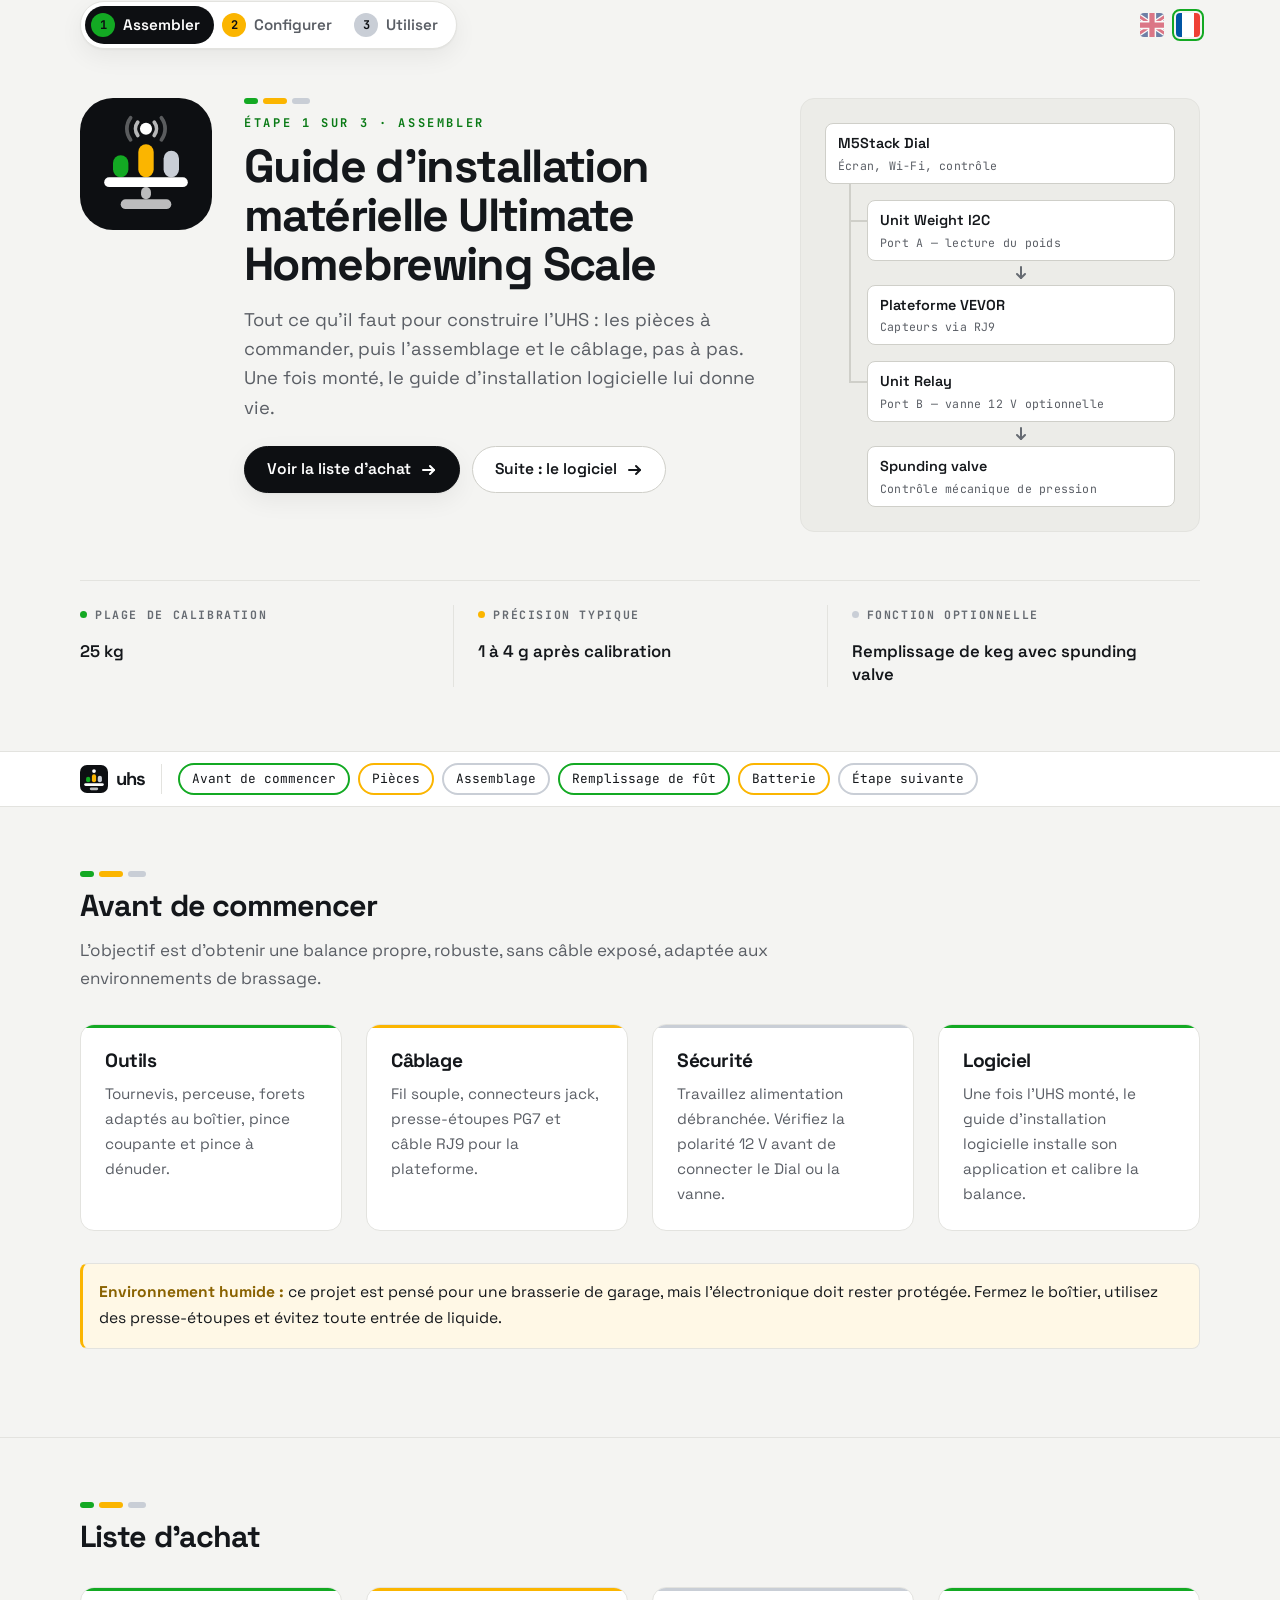
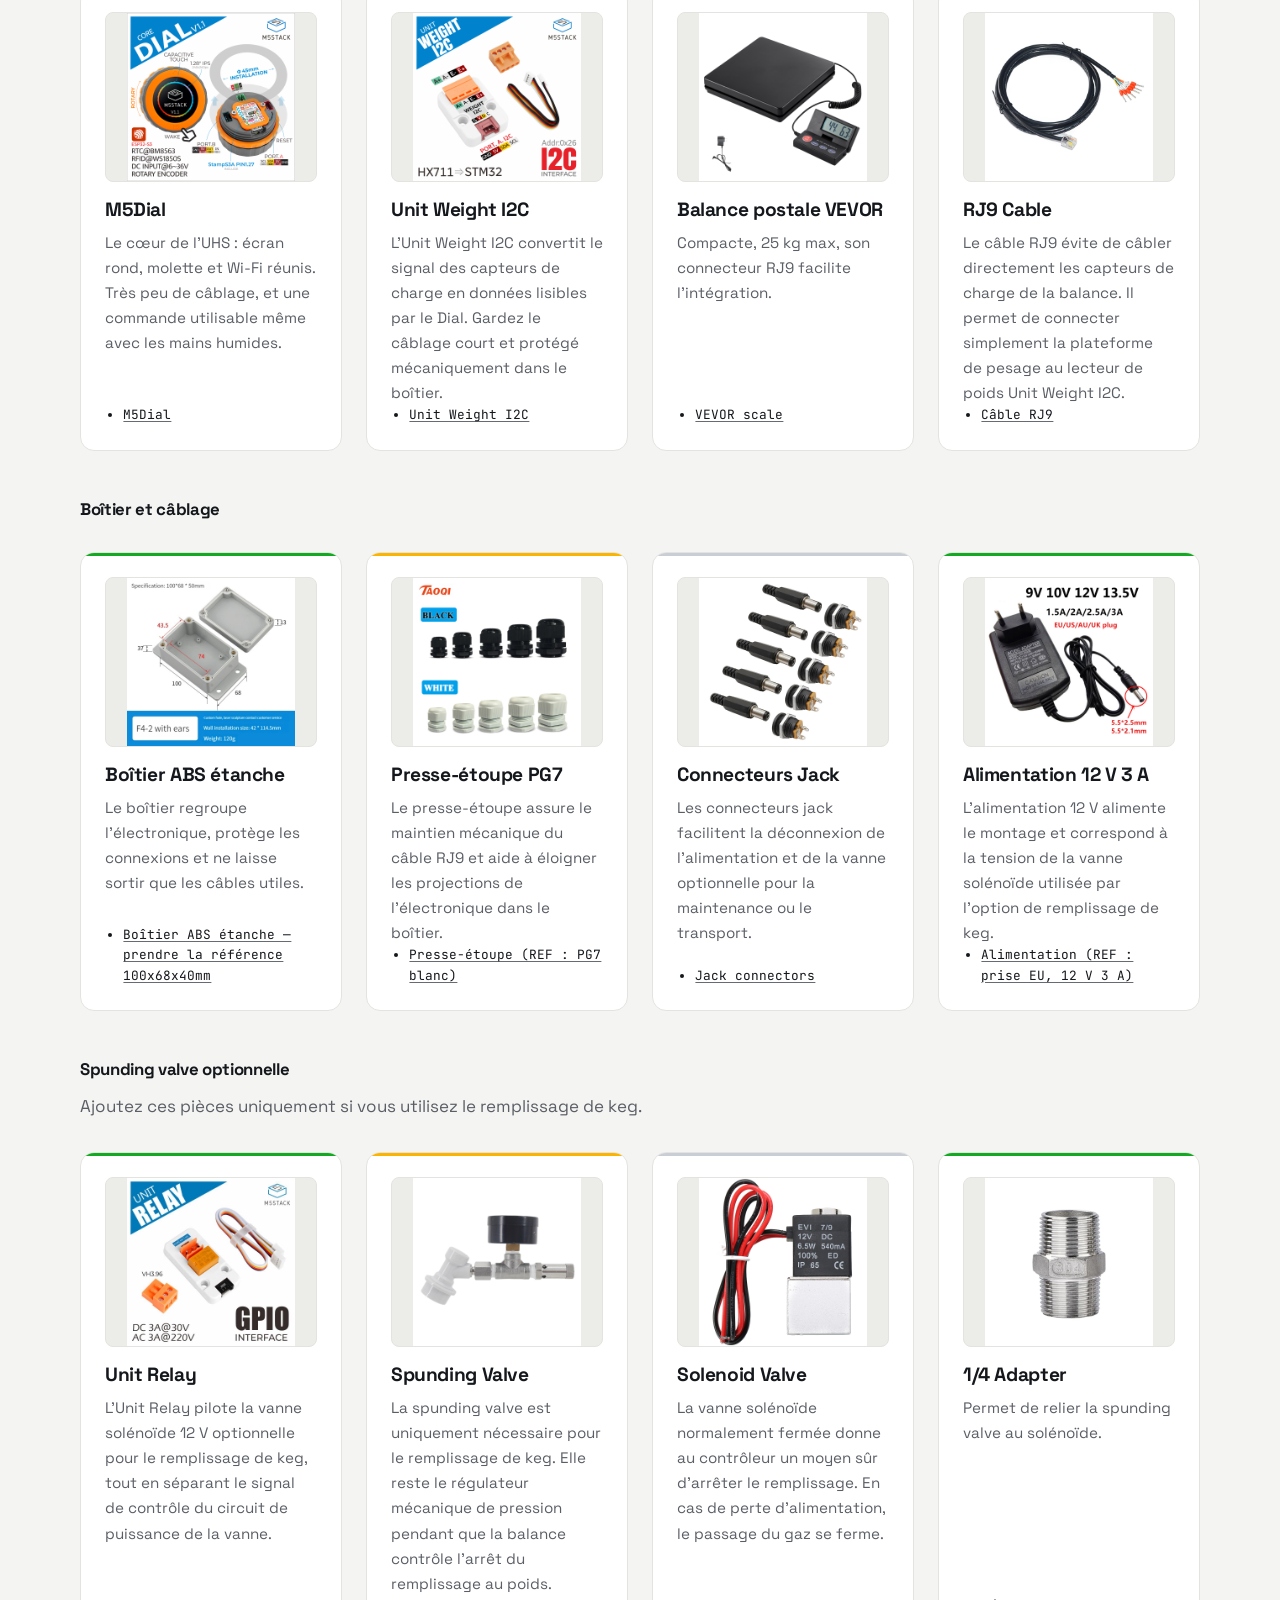
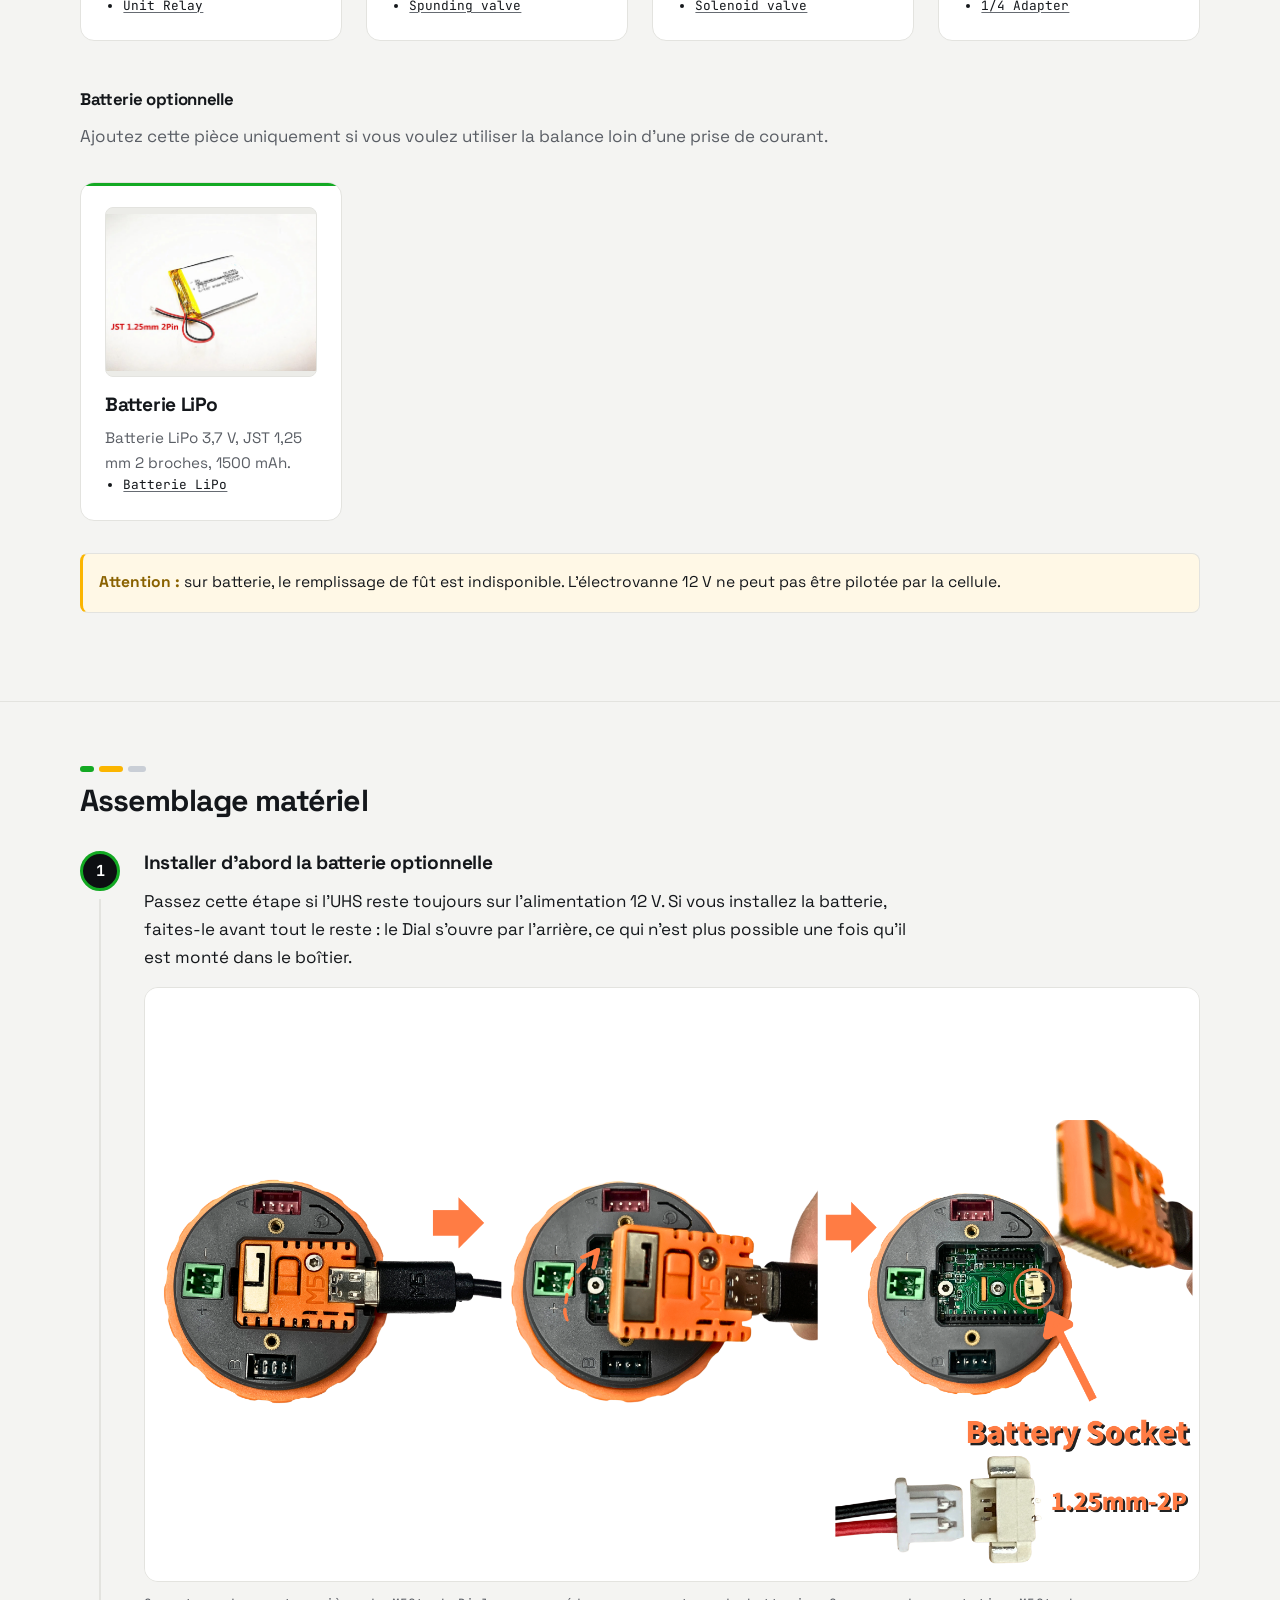
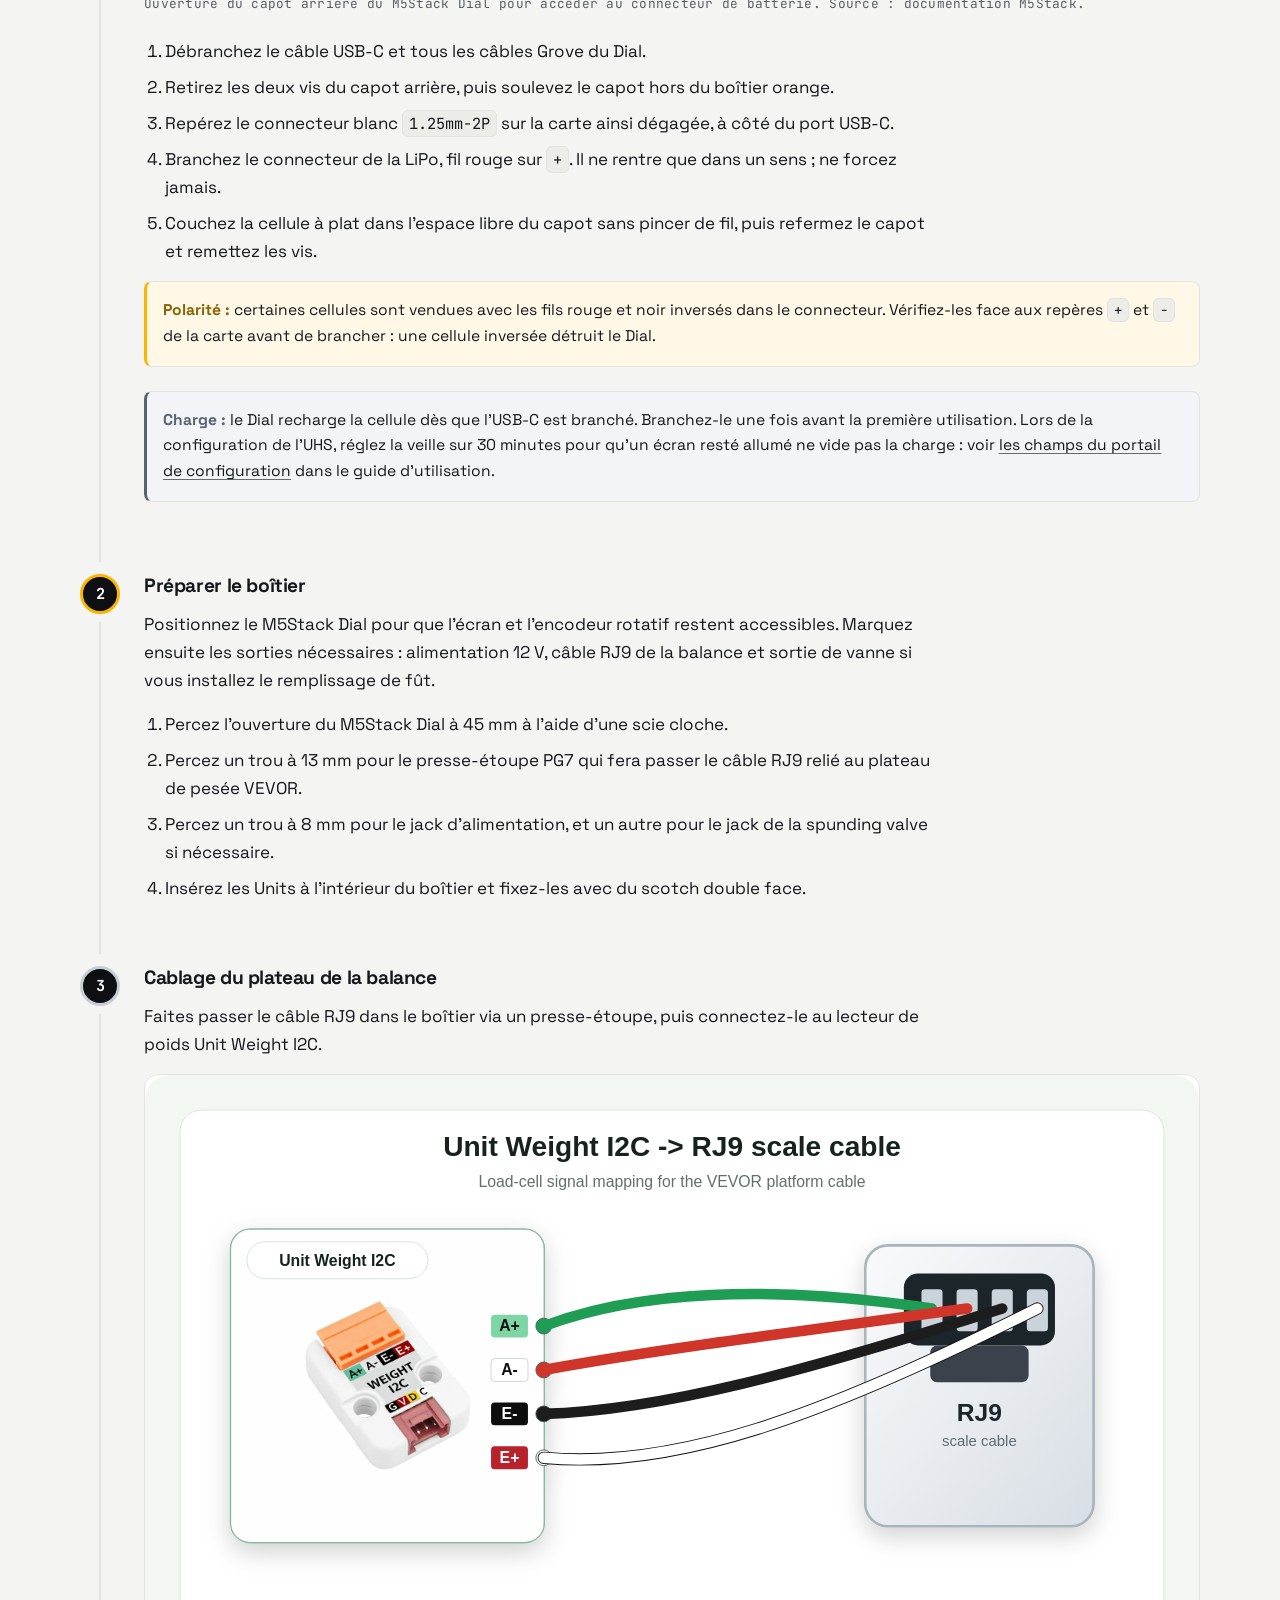
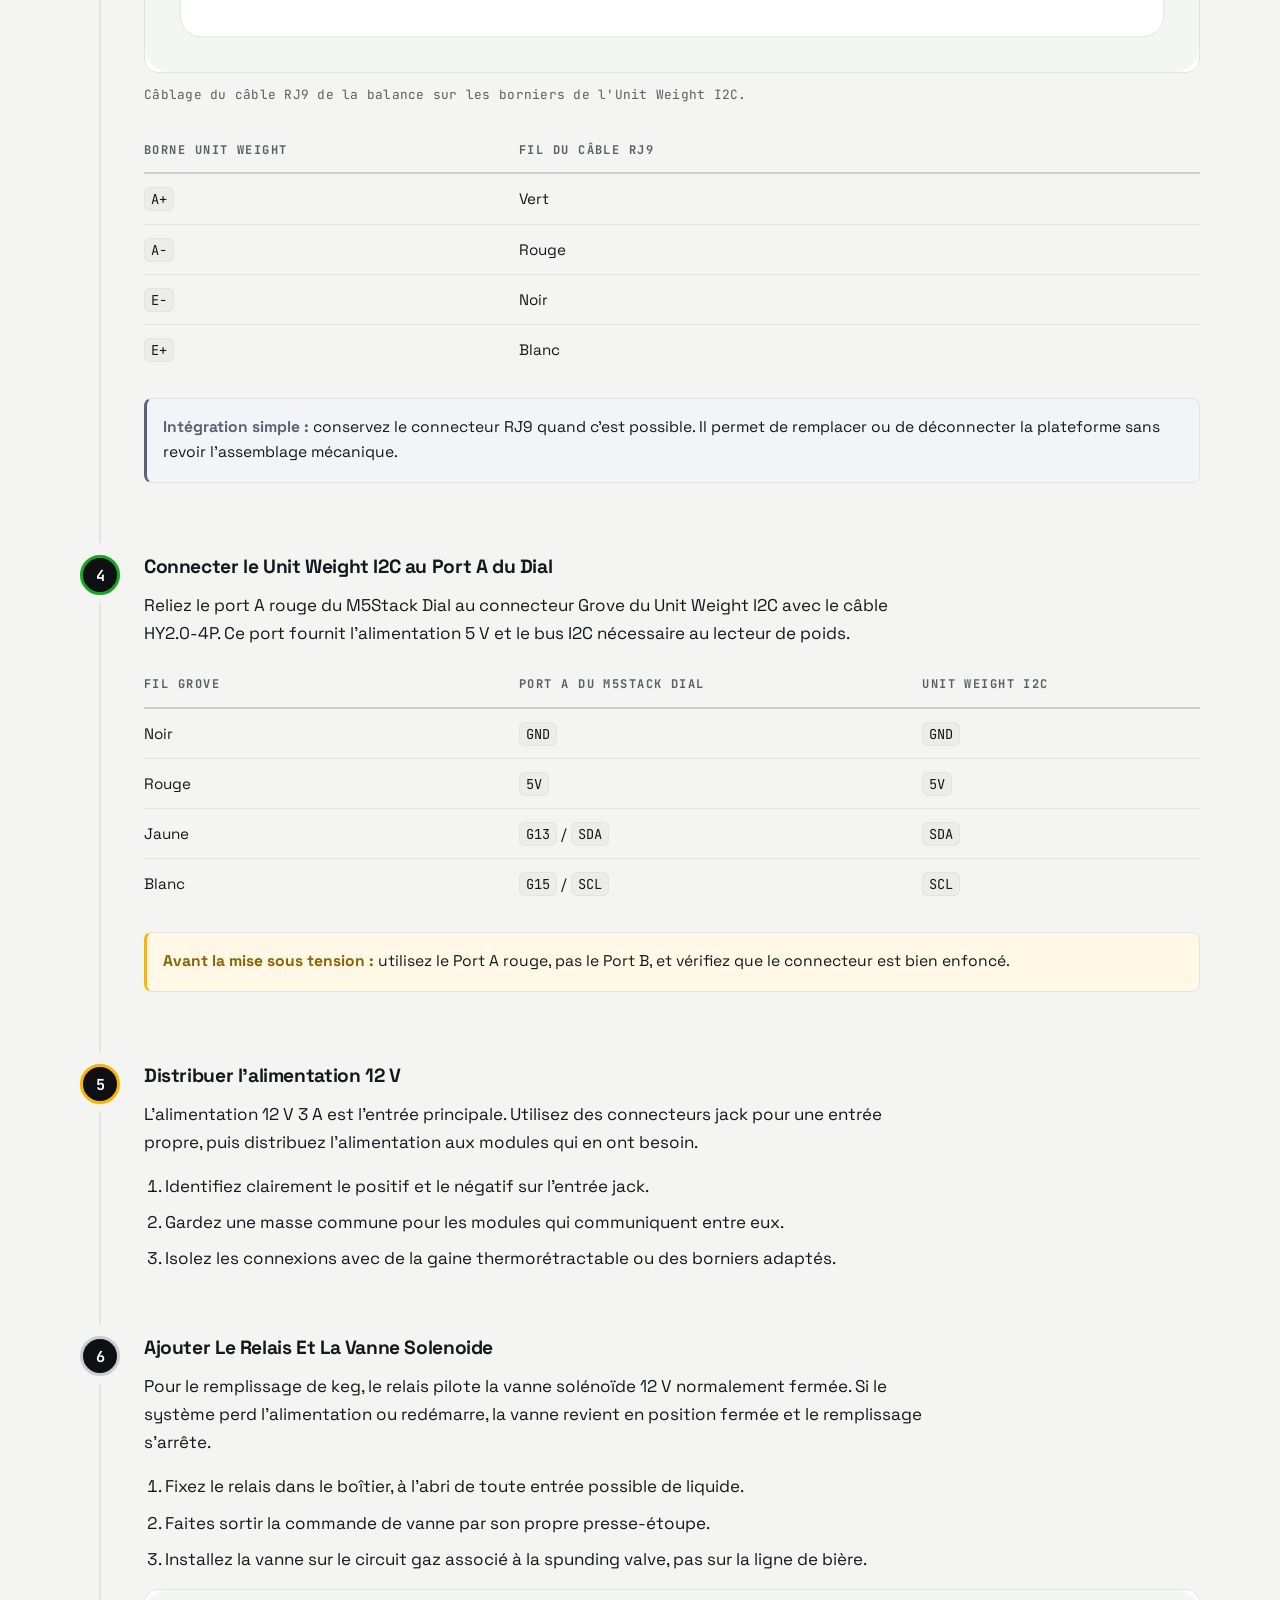
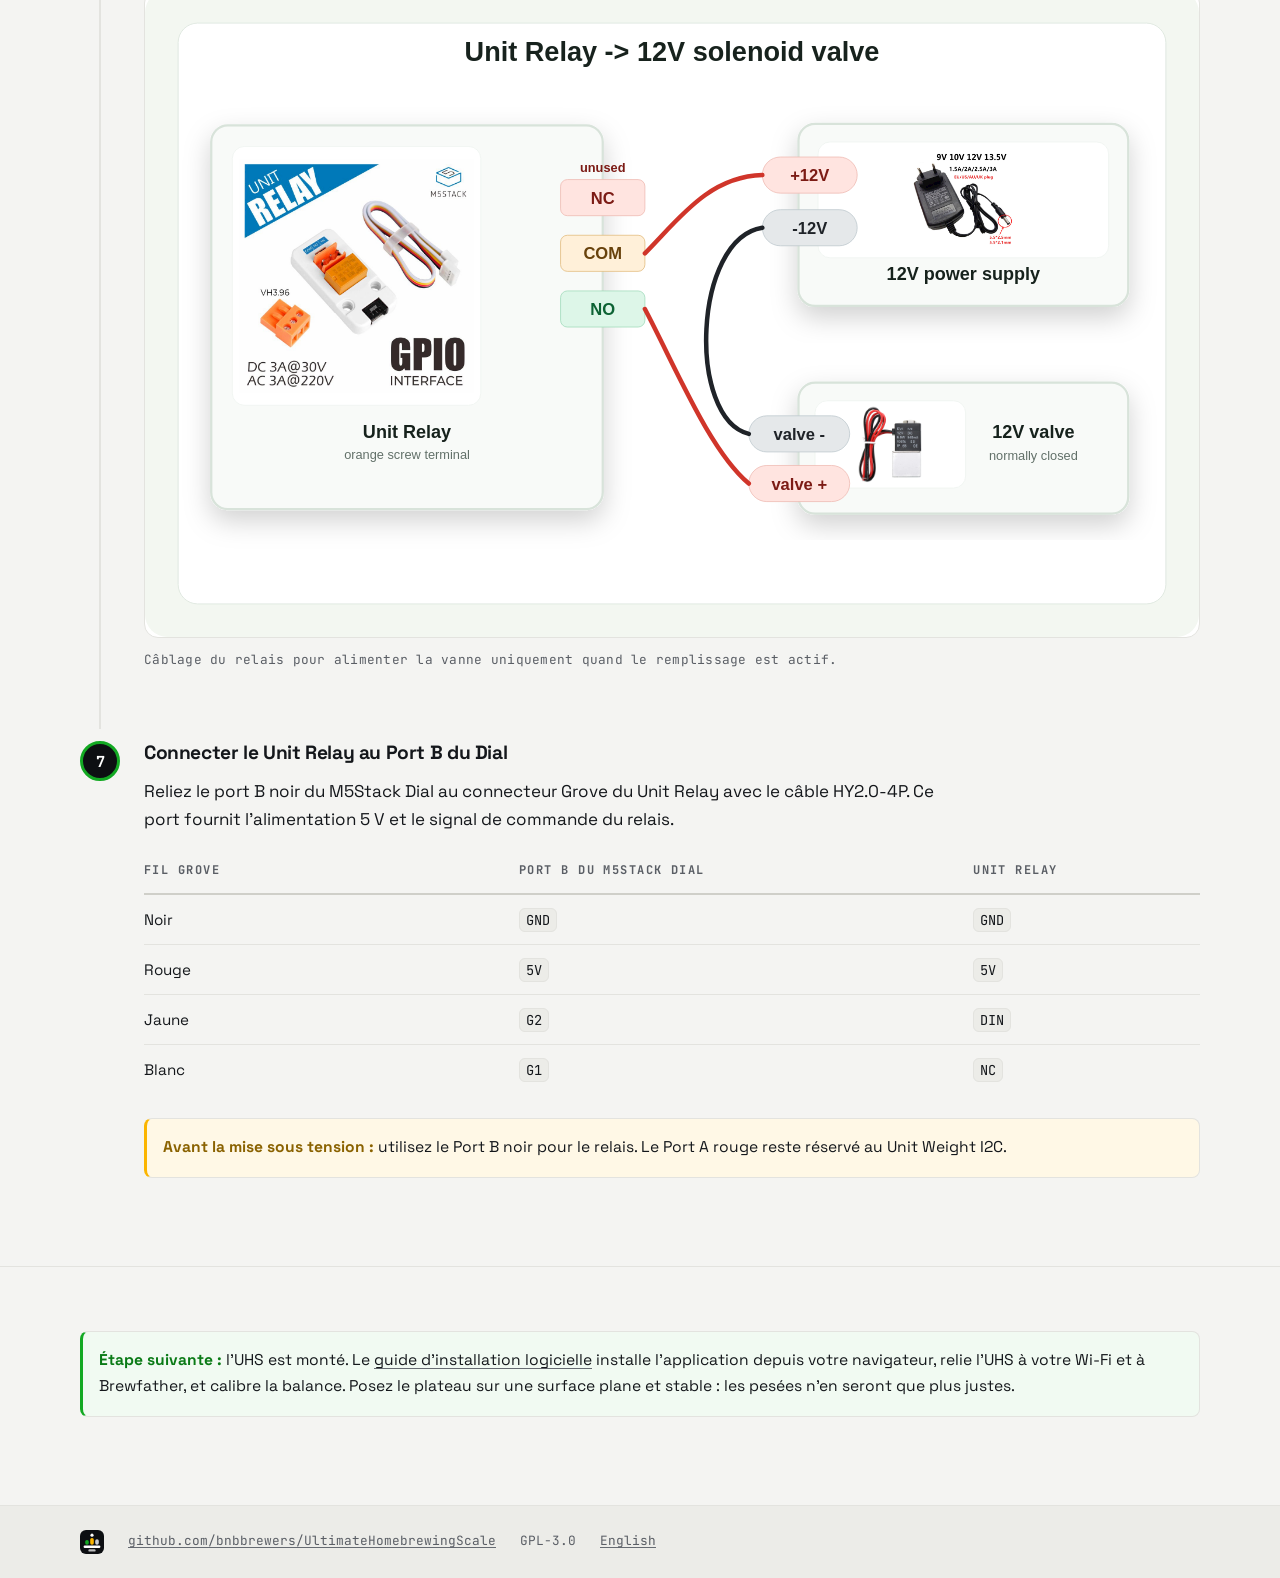
<file: docs/HardwareInstallationGuide/fr/index.html>
<!doctype html>
<html lang="fr">
  <head>
    <meta charset="utf-8">
    <meta name="viewport" content="width=device-width, initial-scale=1">
    <title>Guide d'installation matérielle Ultimate Homebrewing Scale</title>
    <meta
      name="description"
      content="Liste des pièces, préparation du boîtier et schémas de câblage pour construire l'Ultimate Homebrewing Scale autour d'un M5Stack Dial."
    >
    <link rel="stylesheet" href="../../assets/css/uhs-docs.css">
    <link rel="icon" type="image/png" sizes="32x32" href="../../assets/logo/uhs-logo-dark-32.png">
    <link rel="icon" type="image/png" sizes="16x16" href="../../assets/logo/uhs-logo-dark-16.png">
    <link rel="apple-touch-icon" sizes="180x180" href="../../assets/logo/uhs-logo-dark-180.png">
    <meta property="og:image" content="https://bnbbrewers.github.io/UltimateHomebrewingScale/assets/logo/uhs-logo-dark-1024.png">
  </head>
  <body>
    <a class="uhs-skip" href="#main">Aller au contenu</a>

    <header class="uhs-header">
      <div class="wrap">
        <nav class="uhs-guides" aria-label="Guides">
          <a href="../../HardwareInstallationGuide/fr/" aria-current="page" title="Assembler"><span class="uhs-guides__num">1</span><span class="uhs-guides__label">Assembler</span></a>
          <a href="../../SoftwareInstallationGuide/fr/" title="Configurer"><span class="uhs-guides__num">2</span><span class="uhs-guides__label">Configurer</span></a>
          <a href="../../UserGuide/fr/" title="Utiliser"><span class="uhs-guides__num">3</span><span class="uhs-guides__label">Utiliser</span></a>
        </nav>
        <nav class="uhs-lang" aria-label="Langue">
          <a href="../en/" hreflang="en" lang="en" title="English" aria-label="English"><img src="../../assets/flags/en.svg" alt="" width="24" height="24"></a>
          <a href="./" hreflang="fr" lang="fr" aria-current="true" title="Français" aria-label="Français"><img src="../../assets/flags/fr.svg" alt="" width="24" height="24"></a>
        </nav>
      </div>
    </header>

    <section class="uhs-hero" aria-labelledby="page-title">
      <div class="wrap">
        <div class="uhs-hero__grid">
          <div class="uhs-hero__head">
            <svg class="uhs-hero__logo" viewBox="0 0 120 120" role="img" aria-label="Ultimate Homebrewing Scale">
              <rect width="120" height="120" rx="30" fill="#0D0F12"/>
              <g fill="none" stroke="#FFFFFF" stroke-width="3.4" stroke-linecap="round">
                <path d="M46 38A16.5 16.5 0 0 1 46 18" stroke-opacity=".32"/>
                <path d="M74 18A16.5 16.5 0 0 1 74 38" stroke-opacity=".32"/>
                <path d="M52.5 34A10 10 0 0 1 52.5 22" stroke-opacity=".7"/>
                <path d="M67.5 22A10 10 0 0 1 67.5 34" stroke-opacity=".7"/>
              </g>
              <circle cx="60" cy="28" r="5.5" fill="#FFFFFF"/>
              <rect x="30" y="52" width="14" height="20" rx="7" fill="#13A923"/>
              <rect x="53" y="42" width="14" height="30" rx="7" fill="#FBB500"/>
              <rect x="76" y="48" width="14" height="24" rx="7" fill="#C9CED6"/>
              <rect x="22" y="72" width="76" height="9" rx="4.5" fill="#FFFFFF"/>
              <rect x="55.5" y="81" width="9" height="11" rx="4.5" fill="#FFFFFF" fill-opacity=".72"/>
              <rect x="37" y="92" width="46" height="9" rx="4.5" fill="#FFFFFF" fill-opacity=".72"/>
            </svg>

            <div class="uhs-hero__text">
              <span class="uhs-rule" aria-hidden="true"><i></i><i></i><i></i></span>
              <p class="uhs-eyebrow">Étape 1 sur 3 · Assembler</p>
              <h1 id="page-title">Guide d'installation matérielle Ultimate Homebrewing Scale</h1>
              <p class="uhs-lede">
                Tout ce qu'il faut pour construire l'UHS : les pièces à commander, puis l'assemblage et le câblage,
                pas à pas. Une fois monté, le guide d'installation logicielle lui donne vie.
              </p>
              <div class="uhs-actions">
                <a class="uhs-btn" href="#shopping-list">
                  Voir la liste d'achat
                  <svg width="16" height="16" viewBox="0 0 16 16" fill="none" stroke="currentColor" stroke-width="2" stroke-linecap="round" stroke-linejoin="round" aria-hidden="true"><path d="M2 8h11"/><path d="M9 4l4 4-4 4"/></svg>
                </a>
                <a class="uhs-btn uhs-btn--ghost" href="../../SoftwareInstallationGuide/fr/">
                  Suite : le logiciel
                  <svg width="16" height="16" viewBox="0 0 16 16" fill="none" stroke="currentColor" stroke-width="2" stroke-linecap="round" stroke-linejoin="round" aria-hidden="true"><path d="M2 8h11"/><path d="M9 4l4 4-4 4"/></svg>
                </a>
              </div>
            </div>
          </div>

          <aside class="uhs-hero__panel" aria-label="Résumé matériel">
            <div class="uhs-diagram" aria-hidden="true">
              <div class="uhs-diagram__box">M5Stack Dial<span>Écran, Wi-Fi, contrôle</span></div>
              <div class="uhs-diagram__branches">
                <div class="uhs-diagram__branch">
                  <div class="uhs-diagram__box">Unit Weight I2C<span>Port A — lecture du poids</span></div>
                  <div class="uhs-diagram__link"><svg width="16" height="16" viewBox="0 0 16 16" fill="none" stroke="currentColor" stroke-width="2" stroke-linecap="round" stroke-linejoin="round"><path d="M8 2v11"/><path d="M4 9l4 4 4-4"/></svg></div>
                  <div class="uhs-diagram__box">Plateforme VEVOR<span>Capteurs via RJ9</span></div>
                </div>
                <div class="uhs-diagram__branch">
                  <div class="uhs-diagram__box">Unit Relay<span>Port B — vanne 12 V optionnelle</span></div>
                  <div class="uhs-diagram__link"><svg width="16" height="16" viewBox="0 0 16 16" fill="none" stroke="currentColor" stroke-width="2" stroke-linecap="round" stroke-linejoin="round"><path d="M8 2v11"/><path d="M4 9l4 4 4-4"/></svg></div>
                  <div class="uhs-diagram__box">Spunding valve<span>Contrôle mécanique de pression</span></div>
                </div>
              </div>
            </div>
          </aside>
        </div>

        <div class="uhs-facts">
          <div>
            <p class="uhs-facts__label">Plage de calibration</p>
            <p class="uhs-facts__value">25 kg</p>
          </div>
          <div>
            <p class="uhs-facts__label">Précision typique</p>
            <p class="uhs-facts__value">1 à 4 g après calibration</p>
          </div>
          <div>
            <p class="uhs-facts__label">Fonction optionnelle</p>
            <p class="uhs-facts__value">Remplissage de keg avec spunding valve</p>
          </div>
        </div>
      </div>
    </section>

    <nav class="uhs-toc" aria-label="Sur cette page">
      <div class="wrap">
        <a class="uhs-toc__brand" href="/UltimateHomebrewingScale/" aria-label="Ultimate Homebrewing Scale — accueil de la documentation">
          <svg width="28" height="28" viewBox="0 0 120 120" aria-hidden="true">
            <rect width="120" height="120" rx="30" fill="#0D0F12"/>
            <circle cx="60" cy="26" r="8" fill="#FFFFFF"/>
            <rect x="26" y="50" width="18" height="24" rx="9" fill="#13A923"/>
            <rect x="51" y="40" width="18" height="34" rx="9" fill="#FBB500"/>
            <rect x="76" y="46" width="18" height="28" rx="9" fill="#C9CED6"/>
            <rect x="18" y="78" width="84" height="12" rx="6" fill="#FFFFFF"/>
            <rect x="42" y="96" width="36" height="12" rx="6" fill="#FFFFFF" fill-opacity=".72"/>
          </svg>
          <span>uhs</span>
        </a>
        <div class="uhs-toc__sep" aria-hidden="true"></div>
        <ul>
          <li><a href="#before">Avant de commencer</a></li>
          <li><a href="#shopping-list">Pièces</a></li>
          <li><a href="#assembly">Assemblage</a></li>
          <li><a href="#keg-filler">Remplissage de fût</a></li>
          <li><a href="#battery">Batterie</a></li>
          <li><a href="#software">Étape suivante</a></li>
        </ul>
      </div>
    </nav>

    <main id="main">
      <section id="before" class="uhs-section">
        <div class="wrap">
          <span class="uhs-rule" aria-hidden="true"><i></i><i></i><i></i></span>
          <h2>Avant de commencer</h2>
          <p class="uhs-section__intro">
            L'objectif est d'obtenir une balance propre, robuste, sans câble exposé, adaptée aux environnements de brassage.
          </p>

          <div class="uhs-cards">
            <article class="uhs-card">
              <h3>Outils</h3>
              <p>Tournevis, perceuse, forets adaptés au boîtier, pince coupante et pince à dénuder.</p>
            </article>
            <article class="uhs-card">
              <h3>Câblage</h3>
              <p>Fil souple, connecteurs jack, presse-étoupes PG7 et câble RJ9 pour la plateforme.</p>
            </article>
            <article class="uhs-card">
              <h3>Sécurité</h3>
              <p>Travaillez alimentation débranchée. Vérifiez la polarité 12 V avant de connecter le Dial ou la vanne.</p>
            </article>
            <article class="uhs-card">
              <h3>Logiciel</h3>
              <p>Une fois l'UHS monté, le guide d'installation logicielle installe son application et calibre la balance.</p>
            </article>
          </div>

          <div class="uhs-note uhs-note--warn">
            <p><strong class="uhs-note__label">Environnement humide :</strong> ce projet est pensé pour une brasserie de garage, mais l'électronique
            doit rester protégée. Fermez le boîtier, utilisez des presse-étoupes et évitez toute entrée de liquide.</p>
          </div>
        </div>
      </section>

      <section id="shopping-list" class="uhs-section">
        <div class="wrap">
          <span class="uhs-rule" aria-hidden="true"><i></i><i></i><i></i></span>
          <h2>Liste d'achat</h2>

          <div class="uhs-cards">
            <article class="uhs-card uhs-card--part">
              <figure class="uhs-card__photo">
                <img src="../img/m5dial.jpg" width="1600" height="1600" alt="M5Dial photo produit depuis AliExpress">
              </figure>
              <h3>M5Dial</h3>
              <p>
                Le cœur de l'UHS : écran rond, molette et Wi-Fi réunis. Très peu de câblage, et une commande
                utilisable même avec les mains humides.
              </p>
              <ul class="uhs-card__links">
                <li><a target="_blank" rel="noopener noreferrer" href="https://s.click.aliexpress.com/e/_c3fnF9C9">M5Dial</a></li>
              </ul>
            </article>

            <article class="uhs-card uhs-card--part">
              <figure class="uhs-card__photo">
                <img src="../img/unit-weight-i2c.jpg" width="800" height="800" alt="Unit Weight I2C photo produit depuis AliExpress">
              </figure>
              <h3>Unit Weight I2C</h3>
              <p>
                L'Unit Weight I2C convertit le signal des capteurs de charge en données lisibles par le Dial. Gardez le
                câblage court et protégé mécaniquement dans le boîtier.
              </p>
              <ul class="uhs-card__links">
                <li><a target="_blank" rel="noopener noreferrer" href="https://s.click.aliexpress.com/e/_c42It9IZ">Unit Weight I2C</a></li>
              </ul>
            </article>

            <article class="uhs-card uhs-card--part">
              <figure class="uhs-card__photo">
                <img src="../img/vevor-scale.jpg" width="1600" height="1600" alt="VEVOR scale photo produit depuis AliExpress">
              </figure>
              <h3>Balance postale VEVOR</h3>
              <p>
                Compacte, 25 kg max, son connecteur RJ9 facilite l'intégration.
              </p>
              <ul class="uhs-card__links">
                <li><a target="_blank" rel="noopener noreferrer" href="https://s.click.aliexpress.com/e/_c3xr1w7n">VEVOR scale</a></li>
              </ul>
            </article>

            <article class="uhs-card uhs-card--part">
              <figure class="uhs-card__photo">
                <img src="../img/rj9-cable.png" width="1000" height="1000" alt="Câble RJ9 photo produit depuis AliExpress">
              </figure>
              <h3>RJ9 Cable</h3>
              <p>
                Le câble RJ9 évite de câbler directement les capteurs de charge de la balance. Il permet de connecter
                simplement la plateforme de pesage au lecteur de poids Unit Weight I2C.
              </p>
              <ul class="uhs-card__links">
                <li><a target="_blank" rel="noopener noreferrer" href="https://s.click.aliexpress.com/e/_c2u5O1C5">Câble RJ9</a></li>
              </ul>
            </article>
          </div>

          <h3 class="uhs-subhead">Boîtier et câblage</h3>

          <div class="uhs-cards">
            <article class="uhs-card uhs-card--part">
              <figure class="uhs-card__photo">
                <img src="../img/abs-enclosure.jpg" width="800" height="800" alt="Waterproof ABS enclosure photo produit depuis AliExpress">
              </figure>
              <h3>Boîtier ABS étanche</h3>
              <p>
                Le boîtier regroupe l'électronique, protège les connexions et ne laisse sortir que les câbles utiles.
              </p>
              <ul class="uhs-card__links">
                <li><a target="_blank" rel="noopener noreferrer" href="https://s.click.aliexpress.com/e/_c37dIrCf">Boîtier ABS étanche — prendre la référence 100x68x40mm</a></li>
              </ul>
            </article>

            <article class="uhs-card uhs-card--part">
              <figure class="uhs-card__photo">
                <img src="../img/cable-gland.jpg" width="800" height="800" alt="Presse-étoupe PG7 photo produit depuis AliExpress">
              </figure>
              <h3>Presse-étoupe PG7</h3>
              <p>
                Le presse-étoupe assure le maintien mécanique du câble RJ9 et aide à éloigner les projections de
                l'électronique dans le boîtier.
              </p>
              <ul class="uhs-card__links">
                <li><a target="_blank" rel="noopener noreferrer" href="https://s.click.aliexpress.com/e/_c4UINtHd">Presse-étoupe (REF : PG7 blanc)</a></li>
              </ul>
            </article>

            <article class="uhs-card uhs-card--part">
              <figure class="uhs-card__photo">
                <img src="../img/jack-connectors.jpg" width="820" height="820" alt="Jack connectors photo produit depuis AliExpress">
              </figure>
              <h3>Connecteurs Jack</h3>
              <p>
                Les connecteurs jack facilitent la déconnexion de l'alimentation et de la vanne optionnelle pour la
                maintenance ou le transport.
              </p>
              <ul class="uhs-card__links">
                <li><a target="_blank" rel="noopener noreferrer" href="https://s.click.aliexpress.com/e/_c3Z0z0F5">Jack connectors</a></li>
              </ul>
            </article>

            <article class="uhs-card uhs-card--part">
              <figure class="uhs-card__photo">
                <img src="../img/power-supply.jpg" width="800" height="800" alt="12V 3A power supply photo produit depuis AliExpress">
              </figure>
              <h3>Alimentation 12 V 3 A</h3>
              <p>
                L'alimentation 12 V alimente le montage et correspond à la tension de la vanne solénoïde utilisée
                par l'option de remplissage de keg.
              </p>
              <ul class="uhs-card__links">
                <li><a target="_blank" rel="noopener noreferrer" href="https://s.click.aliexpress.com/e/_c44DGBTj">Alimentation (REF : prise EU, 12 V 3 A)</a></li>
              </ul>
            </article>
          </div>

          <h3 id="keg-filler" class="uhs-subhead">Spunding valve optionnelle</h3>
          <p class="uhs-section__intro">Ajoutez ces pièces uniquement si vous utilisez le remplissage de keg.</p>

          <div class="uhs-cards">
            <article class="uhs-card uhs-card--part">
              <figure class="uhs-card__photo">
                <img src="../img/unit-relay.png" width="800" height="800" alt="Unit Relay photo produit depuis AliExpress">
              </figure>
              <h3>Unit Relay</h3>
              <p>
                L'Unit Relay pilote la vanne solénoïde 12 V optionnelle pour le remplissage de keg, tout en séparant
                le signal de contrôle du circuit de puissance de la vanne.
              </p>
              <ul class="uhs-card__links">
                <li><a target="_blank" rel="noopener noreferrer" href="https://s.click.aliexpress.com/e/_c3OikdVR">Unit Relay</a></li>
              </ul>
            </article>

            <article class="uhs-card uhs-card--part">
              <figure class="uhs-card__photo">
                <img src="../img/spunding-valve.jpg" width="800" height="800" alt="Spunding valve photo produit depuis AliExpress">
              </figure>
              <h3>Spunding Valve</h3>
              <p>
                La spunding valve est uniquement nécessaire pour le remplissage de keg. Elle reste le régulateur
                mécanique de pression pendant que la balance contrôle l'arrêt du remplissage au poids.
              </p>
              <ul class="uhs-card__links">
                <li><a target="_blank" rel="noopener noreferrer" href="https://s.click.aliexpress.com/e/_c3Ccjltr">Spunding valve</a></li>
              </ul>
            </article>

            <article class="uhs-card uhs-card--part">
              <figure class="uhs-card__photo">
                <img src="../img/solenoid-valve.jpg" width="800" height="800" alt="Solenoid valve photo produit depuis AliExpress">
              </figure>
              <h3>Solenoid Valve</h3>
              <p>
                La vanne solénoïde normalement fermée donne au contrôleur un moyen sûr d'arrêter le remplissage. En cas
                de perte d'alimentation, le passage du gaz se ferme.
              </p>
              <ul class="uhs-card__links">
                <li><a target="_blank" rel="noopener noreferrer" href="https://s.click.aliexpress.com/e/_c4Om7oZT">Solenoid valve</a></li>
              </ul>
            </article>

            <article class="uhs-card uhs-card--part">
              <figure class="uhs-card__photo">
                <img src="../img/adapter-1-8.jpg" width="1000" height="1000" alt="1/4 adapter photo produit depuis AliExpress">
              </figure>
              <h3>1/4 Adapter</h3>
              <p>
                Permet de relier la spunding valve au solénoïde.
              </p>
              <ul class="uhs-card__links">
                <li><a target="_blank" rel="noopener noreferrer" href="https://s.click.aliexpress.com/e/_c3iy7LDR">1/4 Adapter</a></li>
              </ul>
            </article>
          </div>

          <h3 id="battery" class="uhs-subhead">Batterie optionnelle</h3>
          <p class="uhs-section__intro">Ajoutez cette pièce uniquement si vous voulez utiliser la balance loin d'une prise de courant.</p>

          <div class="uhs-cards">
            <article class="uhs-card uhs-card--part">
              <figure class="uhs-card__photo">
                <img src="../img/battery.jpg" width="850" height="637" alt="Cellule LiPo plate équipée d'un connecteur JST 1,25 mm 2 broches, photo produit depuis AliExpress">
              </figure>
              <h3>Batterie LiPo</h3>
              <p>Batterie LiPo 3,7 V, JST 1,25 mm 2 broches, 1500 mAh.</p>
              <ul class="uhs-card__links">
                <li><a target="_blank" rel="noopener noreferrer" href="https://s.click.aliexpress.com/e/_c3O6l6n3">Batterie LiPo</a></li>
              </ul>
            </article>
          </div>

          <div class="uhs-note uhs-note--warn">
            <p><strong class="uhs-note__label">Attention :</strong> sur batterie, le remplissage de fût est
            indisponible. L'électrovanne 12 V ne peut pas être pilotée par la cellule.</p>
          </div>
        </div>
      </section>

      <section id="assembly" class="uhs-section">
        <div class="wrap">
          <span class="uhs-rule" aria-hidden="true"><i></i><i></i><i></i></span>
          <h2>Assemblage matériel</h2>

          <ol class="uhs-steps">
            <li id="battery-assembly" class="uhs-step">
              <h3>Installer d'abord la batterie optionnelle</h3>
              <p>
                Passez cette étape si l'UHS reste toujours sur l'alimentation 12 V. Si vous installez la batterie,
                faites-le avant tout le reste : le Dial s'ouvre par l'arrière, ce qui n'est plus possible une fois
                qu'il est monté dans le boîtier.
              </p>
              <figure class="uhs-figure">
                <img src="../img/m5dial-battery-mount.png" width="1920" height="1080" alt="Trois étapes montrant le capot arrière du M5Stack Dial retiré pour exposer le connecteur de batterie JST 1,25 mm 2 broches">
                <figcaption>Ouverture du capot arrière du M5Stack Dial pour accéder au connecteur de batterie. Source : documentation M5Stack.</figcaption>
              </figure>
              <ol>
                <li>Débranchez le câble USB-C et tous les câbles Grove du Dial.</li>
                <li>Retirez les deux vis du capot arrière, puis soulevez le capot hors du boîtier orange.</li>
                <li>Repérez le connecteur blanc <code>1.25mm-2P</code> sur la carte ainsi dégagée, à côté du port USB-C.</li>
                <li>Branchez le connecteur de la LiPo, fil rouge sur <code>+</code>. Il ne rentre que dans un sens ; ne forcez jamais.</li>
                <li>Couchez la cellule à plat dans l'espace libre du capot sans pincer de fil, puis refermez le capot et remettez les vis.</li>
              </ol>
              <div class="uhs-note uhs-note--warn">
                <p><strong class="uhs-note__label">Polarité :</strong> certaines cellules sont vendues avec les fils rouge et noir inversés
                dans le connecteur. Vérifiez-les face aux repères <code>+</code> et <code>-</code> de la carte avant
                de brancher : une cellule inversée détruit le Dial.</p>
              </div>
              <div class="uhs-note uhs-note--info">
                <p><strong class="uhs-note__label">Charge :</strong> le Dial recharge la cellule dès que l'USB-C est branché. Branchez-le une
                fois avant la première utilisation. Lors de la configuration de l'UHS, réglez la veille sur 30 minutes
                pour qu'un écran resté allumé ne vide pas la charge : voir
                <a href="../../UserGuide/fr/#portal-fields">les champs du portail de configuration</a>
                dans le guide d'utilisation.</p>
              </div>
            </li>

            <li class="uhs-step">
              <h3>Préparer le boîtier</h3>
              <p>
                Positionnez le M5Stack Dial pour que l'écran et l'encodeur rotatif restent accessibles. Marquez ensuite
                les sorties nécessaires : alimentation 12 V, câble RJ9 de la balance et sortie de vanne si vous installez le remplissage de fût.
              </p>
              <ol>
                <li>Percez l'ouverture du M5Stack Dial à 45 mm à l'aide d'une scie cloche.</li>
                <li>Percez un trou à 13 mm pour le presse-étoupe PG7 qui fera passer le câble RJ9 relié au plateau de pesée VEVOR.</li>
                <li>Percez un trou à 8 mm pour le jack d'alimentation, et un autre pour le jack de la spunding valve si nécessaire.</li>
                <li>Insérez les Units à l'intérieur du boîtier et fixez-les avec du scotch double face.</li>
              </ol>
            </li>

            <li class="uhs-step">
              <h3>Cablage du plateau de la balance</h3>
              <p>
                Faites passer le câble RJ9 dans le boîtier via un presse-étoupe, puis connectez-le au lecteur de poids
                Unit Weight I2C.
              </p>
              <figure class="uhs-figure">
                <img src="../img/unit-weight-rj9-wiring.svg" width="1200" height="680" alt="Schéma de câblage Unit Weight vers câble RJ9 : A+ vert, A- rouge, E- noir, E+ blanc">
                <figcaption>Câblage du câble RJ9 de la balance sur les borniers de l'Unit Weight I2C.</figcaption>
              </figure>
              <div class="uhs-table-wrap">
                <table class="uhs-table">
                  <thead>
                    <tr>
                      <th>Borne Unit Weight</th>
                      <th>Fil du câble RJ9</th>
                    </tr>
                  </thead>
                  <tbody>
                    <tr>
                      <td><code>A+</code></td>
                      <td>Vert</td>
                    </tr>
                    <tr>
                      <td><code>A-</code></td>
                      <td>Rouge</td>
                    </tr>
                    <tr>
                      <td><code>E-</code></td>
                      <td>Noir</td>
                    </tr>
                    <tr>
                      <td><code>E+</code></td>
                      <td>Blanc</td>
                    </tr>
                  </tbody>
                </table>
              </div>
              <div class="uhs-note uhs-note--info">
                <p><strong class="uhs-note__label">Intégration simple :</strong> conservez le connecteur RJ9 quand c'est possible. Il permet de remplacer
                ou de déconnecter la plateforme sans revoir l'assemblage mécanique.</p>
              </div>
            </li>

            <li class="uhs-step">
              <h3>Connecter le Unit Weight I2C au Port A du Dial</h3>
              <p>
                Reliez le port A rouge du M5Stack Dial au connecteur Grove du Unit Weight I2C avec le câble HY2.0-4P.
                Ce port fournit l'alimentation 5 V et le bus I2C nécessaire au lecteur de poids.
              </p>
              <div class="uhs-table-wrap">
                <table class="uhs-table">
                  <thead>
                    <tr>
                      <th>Fil Grove</th>
                      <th>Port A du M5Stack Dial</th>
                      <th>Unit Weight I2C</th>
                    </tr>
                  </thead>
                  <tbody>
                    <tr>
                      <td>Noir</td>
                      <td><code>GND</code></td>
                      <td><code>GND</code></td>
                    </tr>
                    <tr>
                      <td>Rouge</td>
                      <td><code>5V</code></td>
                      <td><code>5V</code></td>
                    </tr>
                    <tr>
                      <td>Jaune</td>
                      <td><code>G13</code> / <code>SDA</code></td>
                      <td><code>SDA</code></td>
                    </tr>
                    <tr>
                      <td>Blanc</td>
                      <td><code>G15</code> / <code>SCL</code></td>
                      <td><code>SCL</code></td>
                    </tr>
                  </tbody>
                </table>
              </div>
              <div class="uhs-note uhs-note--warn">
                <p><strong class="uhs-note__label">Avant la mise sous tension :</strong> utilisez le Port A rouge, pas le Port B, et vérifiez que
                le connecteur est bien enfoncé.</p>
              </div>
            </li>

            <li class="uhs-step">
              <h3>Distribuer l'alimentation 12 V</h3>
              <p>
                L'alimentation 12 V 3 A est l'entrée principale. Utilisez des connecteurs jack pour une entrée propre, puis
                distribuez l'alimentation aux modules qui en ont besoin.
              </p>
              <ol>
                <li>Identifiez clairement le positif et le négatif sur l'entrée jack.</li>
                <li>Gardez une masse commune pour les modules qui communiquent entre eux.</li>
                <li>Isolez les connexions avec de la gaine thermorétractable ou des borniers adaptés.</li>
              </ol>
            </li>

            <li class="uhs-step">
              <h3>Ajouter Le Relais Et La Vanne Solenoide</h3>
              <p>
                Pour le remplissage de keg, le relais pilote la vanne solénoïde 12 V normalement fermée. Si le système perd
                l'alimentation ou redémarre, la vanne revient en position fermée et le remplissage s'arrête.
              </p>
              <ol>
                <li>Fixez le relais dans le boîtier, à l'abri de toute entrée possible de liquide.</li>
                <li>Faites sortir la commande de vanne par son propre presse-étoupe.</li>
                <li>Installez la vanne sur le circuit gaz associé à la spunding valve, pas sur la ligne de bière.</li>
              </ol>
              <figure class="uhs-figure">
                <img src="../img/unit-relay-solenoid-wiring.svg" width="1400" height="860" alt="Schéma de câblage Unit Relay vers vanne solénoïde 12 V : positif 12 V sur COM, NO vers le positif de la vanne, négatif de la vanne vers le négatif 12 V, NC inutilisé">
                <figcaption>Câblage du relais pour alimenter la vanne uniquement quand le remplissage est actif.</figcaption>
              </figure>
            </li>

            <li class="uhs-step">
              <h3>Connecter le Unit Relay au Port B du Dial</h3>
              <p>
                Reliez le port B noir du M5Stack Dial au connecteur Grove du Unit Relay avec le câble HY2.0-4P.
                Ce port fournit l'alimentation 5 V et le signal de commande du relais.
              </p>
              <div class="uhs-table-wrap">
                <table class="uhs-table">
                  <thead>
                    <tr>
                      <th>Fil Grove</th>
                      <th>Port B du M5Stack Dial</th>
                      <th>Unit Relay</th>
                    </tr>
                  </thead>
                  <tbody>
                    <tr>
                      <td>Noir</td>
                      <td><code>GND</code></td>
                      <td><code>GND</code></td>
                    </tr>
                    <tr>
                      <td>Rouge</td>
                      <td><code>5V</code></td>
                      <td><code>5V</code></td>
                    </tr>
                    <tr>
                      <td>Jaune</td>
                      <td><code>G2</code></td>
                      <td><code>DIN</code></td>
                    </tr>
                    <tr>
                      <td>Blanc</td>
                      <td><code>G1</code></td>
                      <td><code>NC</code></td>
                    </tr>
                  </tbody>
                </table>
              </div>
              <div class="uhs-note uhs-note--warn">
                <p><strong class="uhs-note__label">Avant la mise sous tension :</strong> utilisez le Port B noir pour le relais. Le Port A rouge
                reste réservé au Unit Weight I2C.</p>
              </div>
            </li>
          </ol>
        </div>
      </section>

      <section id="software" class="uhs-section">
        <div class="wrap">
          <div class="uhs-note uhs-note--tip">
            <p><strong class="uhs-note__label">Étape suivante :</strong> l'UHS est monté. Le
            <a href="../../SoftwareInstallationGuide/fr/">guide d'installation logicielle</a> installe l'application
            depuis votre navigateur, relie l'UHS à votre Wi-Fi et à Brewfather, et calibre la balance. Posez le plateau
            sur une surface plane et stable : les pesées n'en seront que plus justes.</p>
          </div>
        </div>
      </section>
    </main>

    <footer class="uhs-footer">
      <div class="wrap">
        <svg viewBox="0 0 120 120" aria-hidden="true">
          <rect width="120" height="120" rx="30" fill="#0D0F12"/>
          <circle cx="60" cy="26" r="8" fill="#FFFFFF"/>
          <rect x="26" y="50" width="18" height="24" rx="9" fill="#13A923"/>
          <rect x="51" y="40" width="18" height="34" rx="9" fill="#FBB500"/>
          <rect x="76" y="46" width="18" height="28" rx="9" fill="#C9CED6"/>
          <rect x="18" y="78" width="84" height="12" rx="6" fill="#FFFFFF"/>
          <rect x="42" y="96" width="36" height="12" rx="6" fill="#FFFFFF" fill-opacity=".72"/>
        </svg>
        <a href="https://github.com/bnbbrewers/UltimateHomebrewingScale">github.com/bnbbrewers/UltimateHomebrewingScale</a>
        <span>GPL-3.0</span>
        <a href="../en/" hreflang="en" lang="en">English</a>
      </div>
    </footer>
  </body>
</html>
</file>
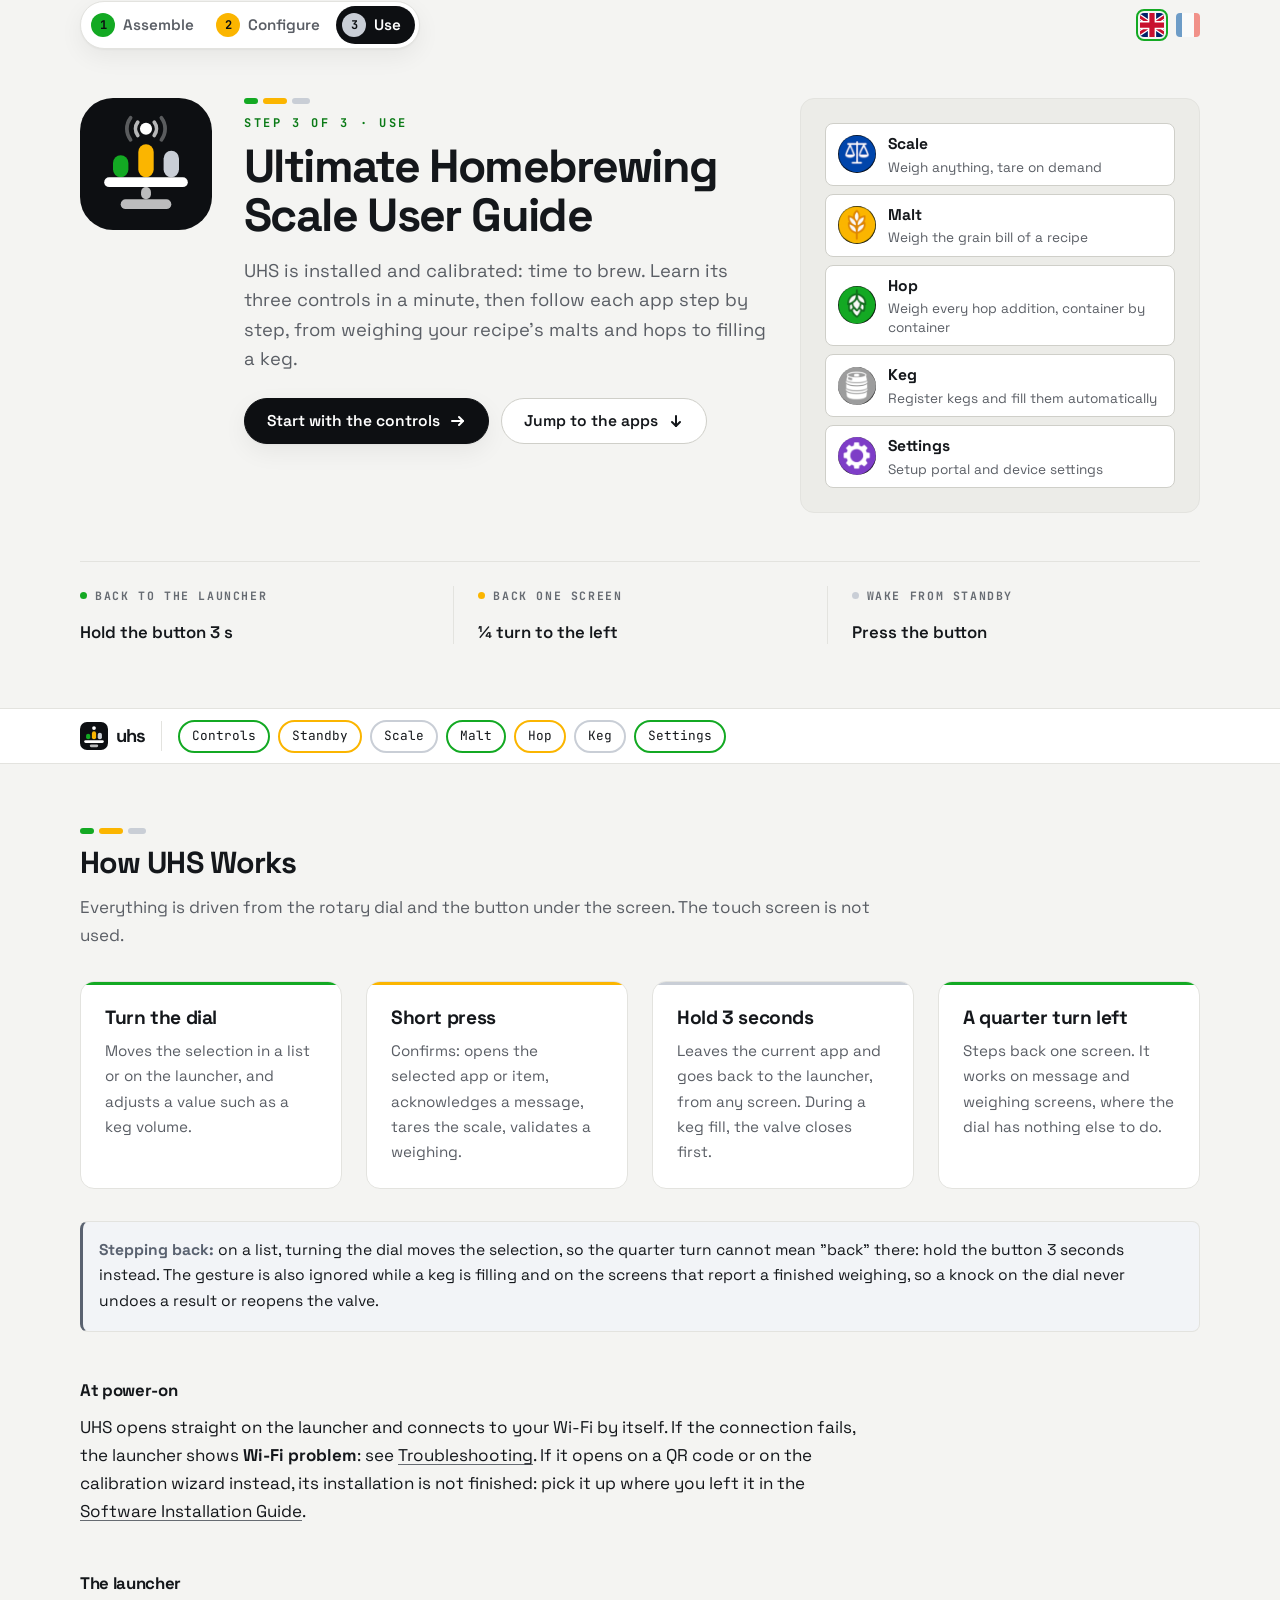
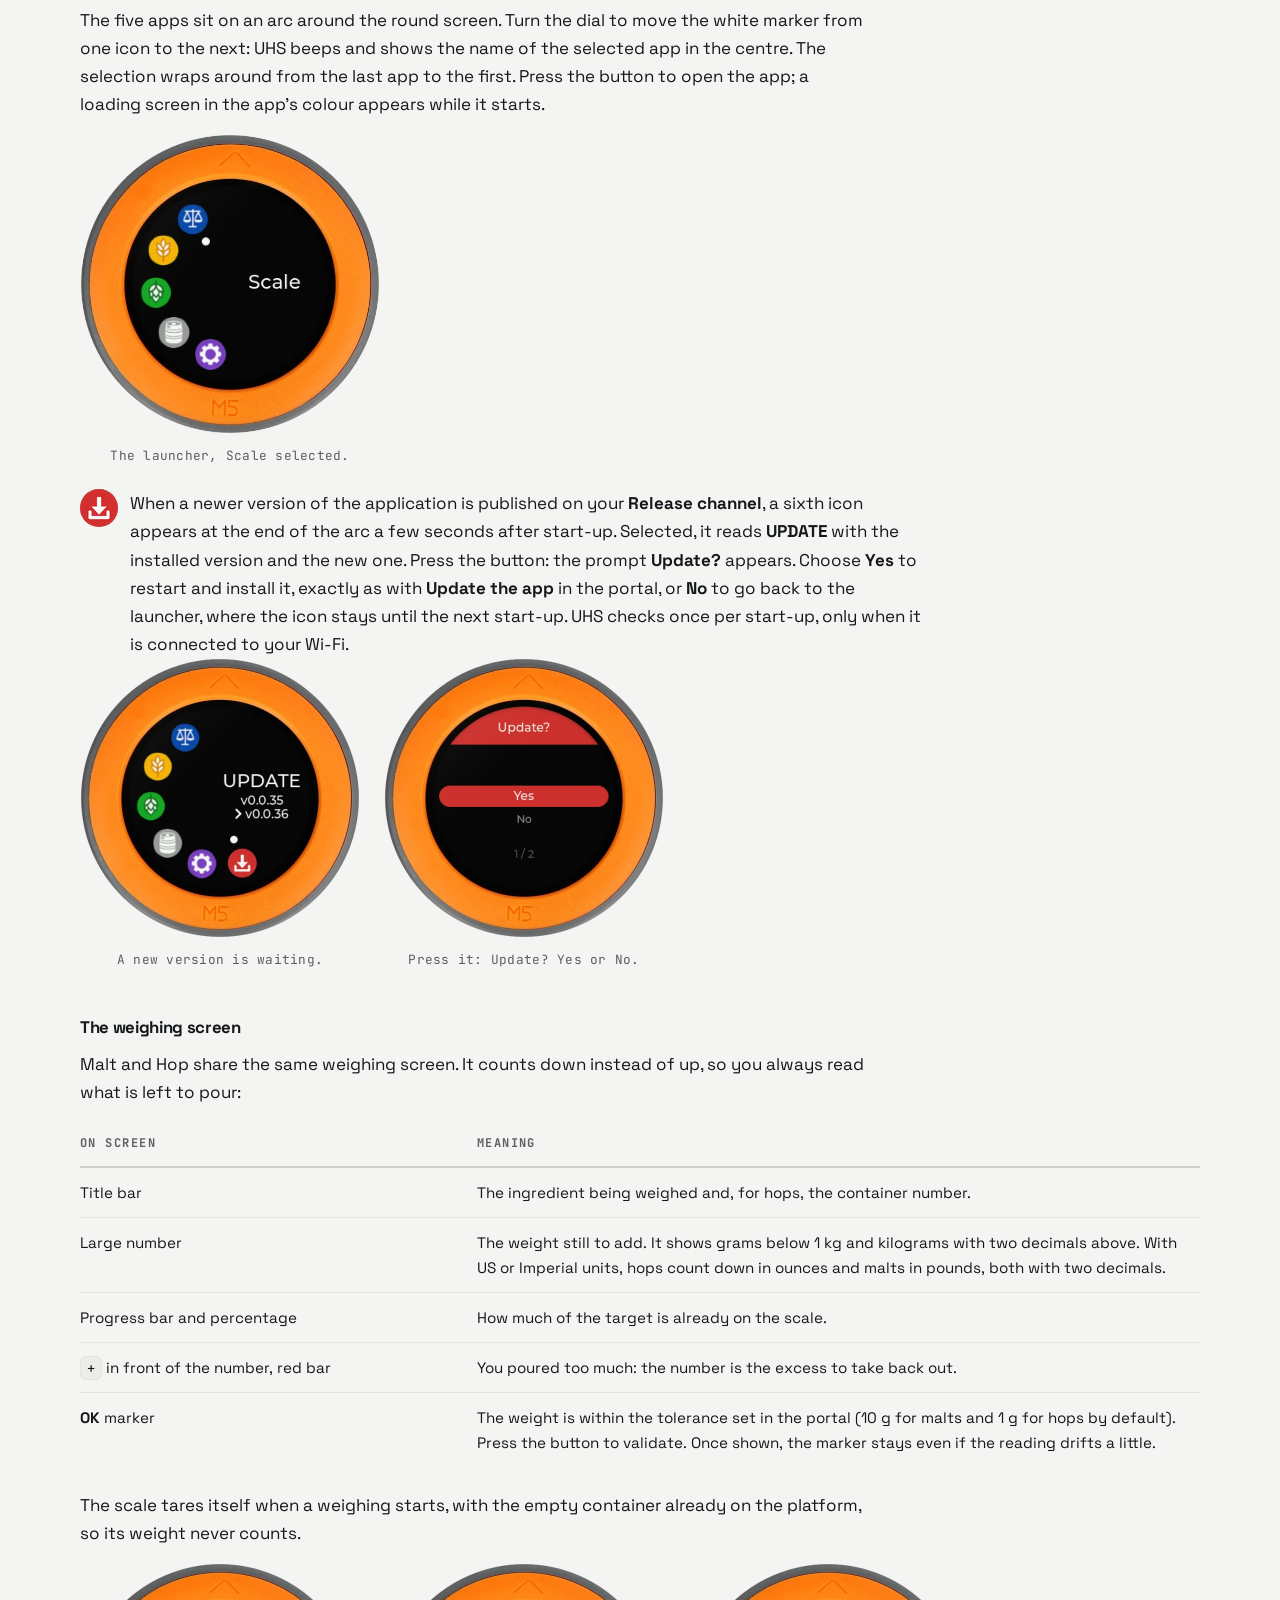
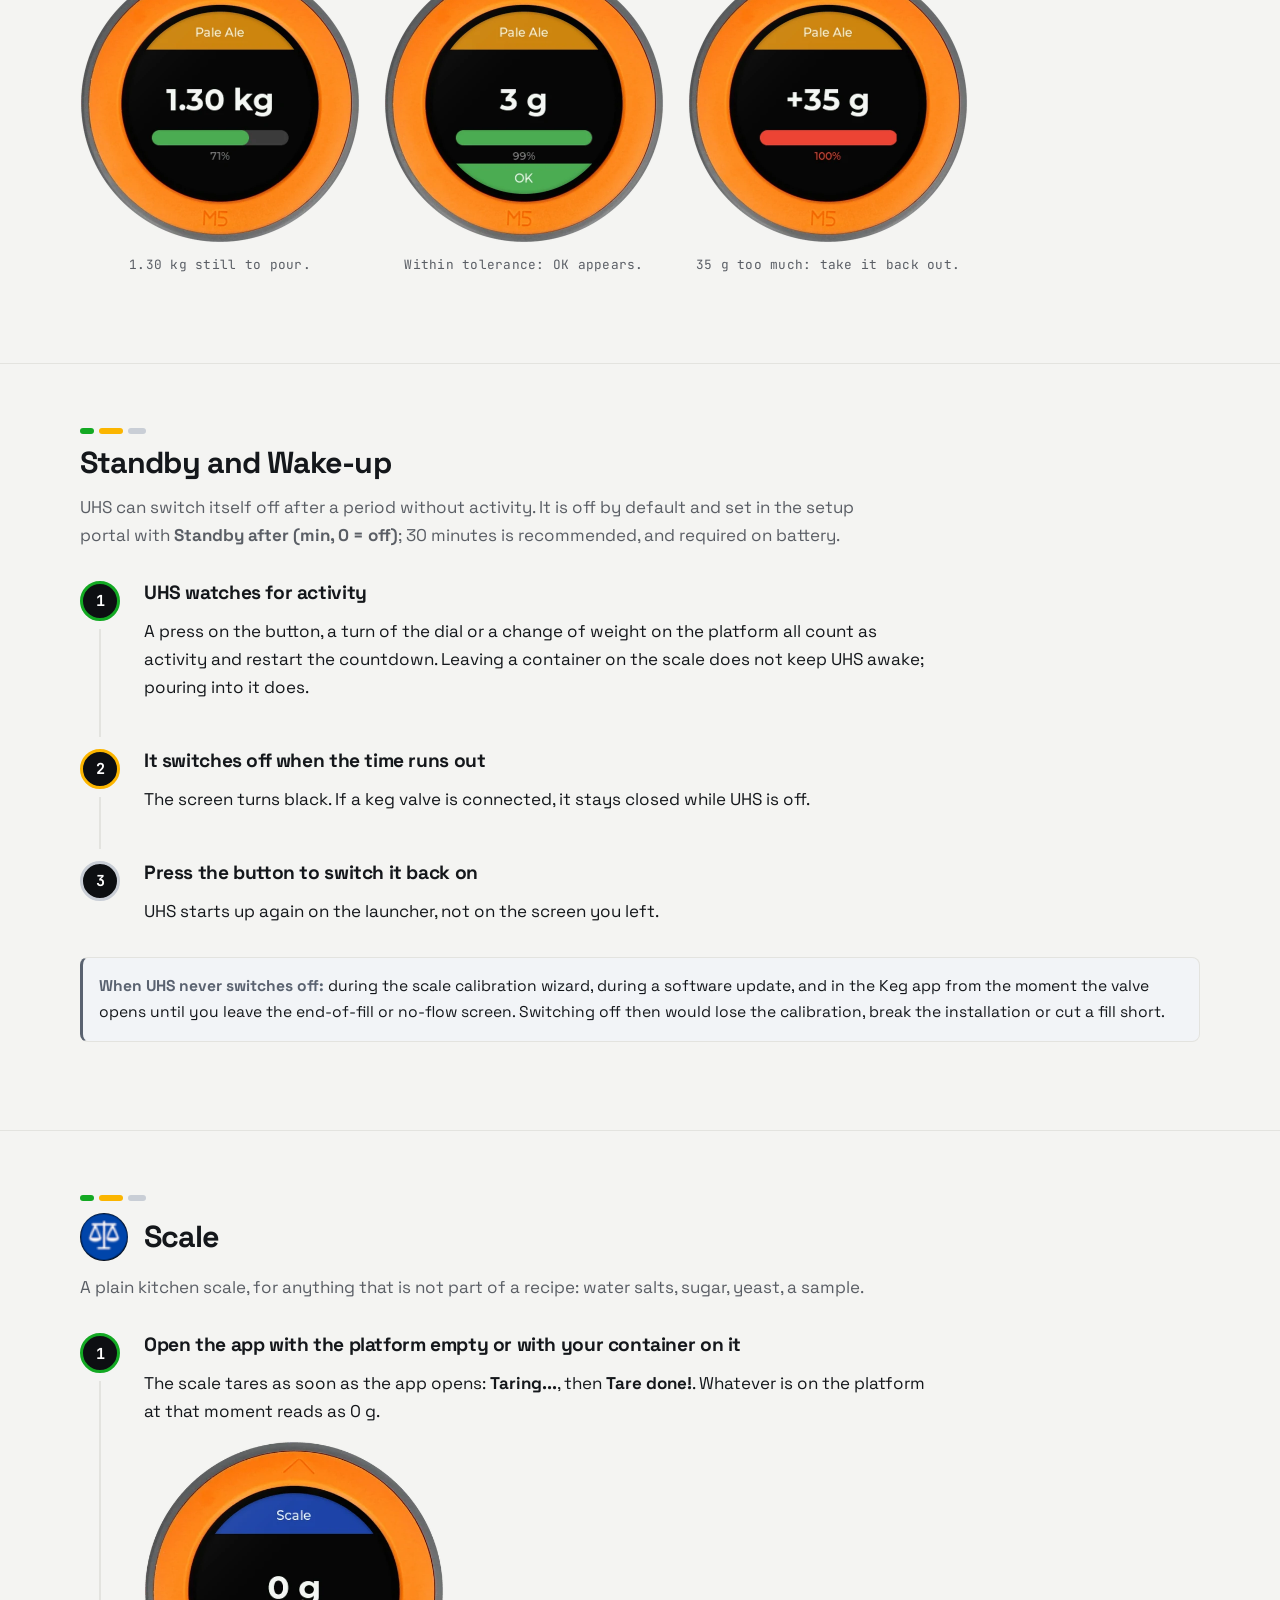
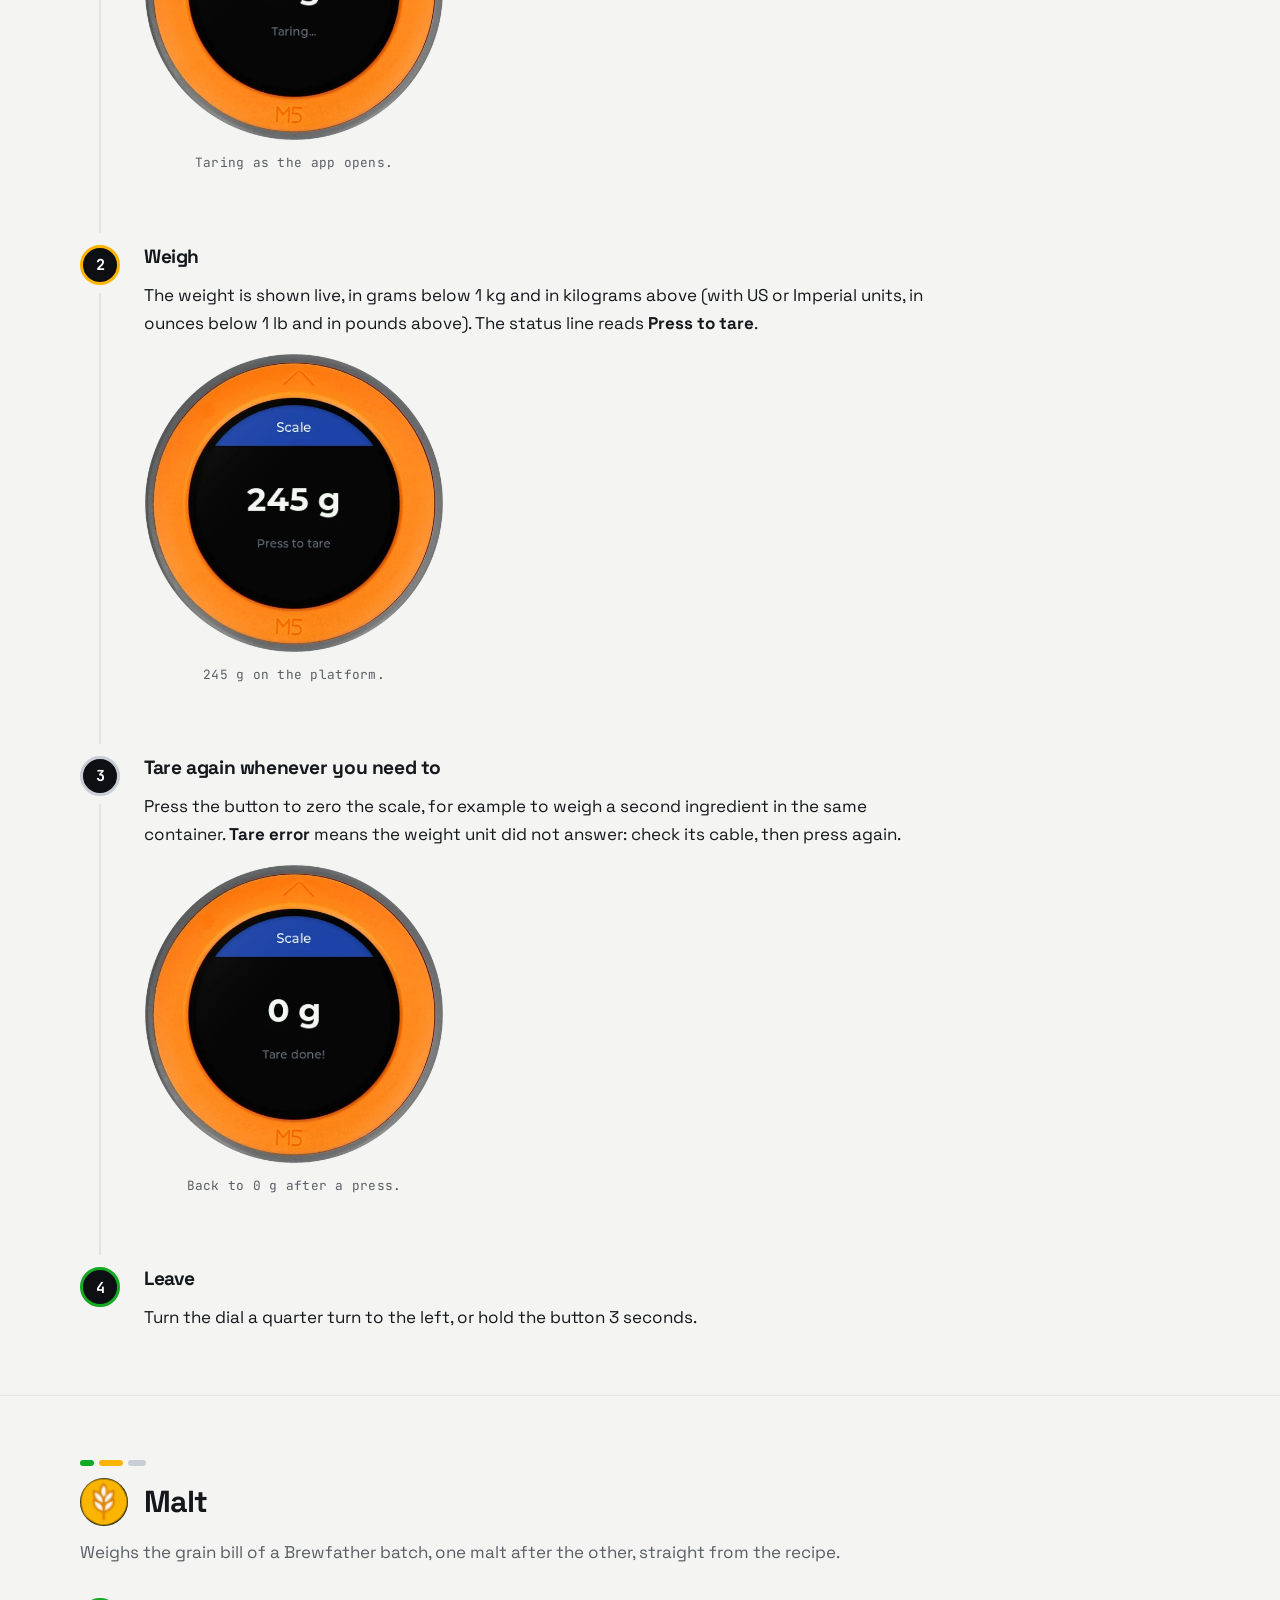
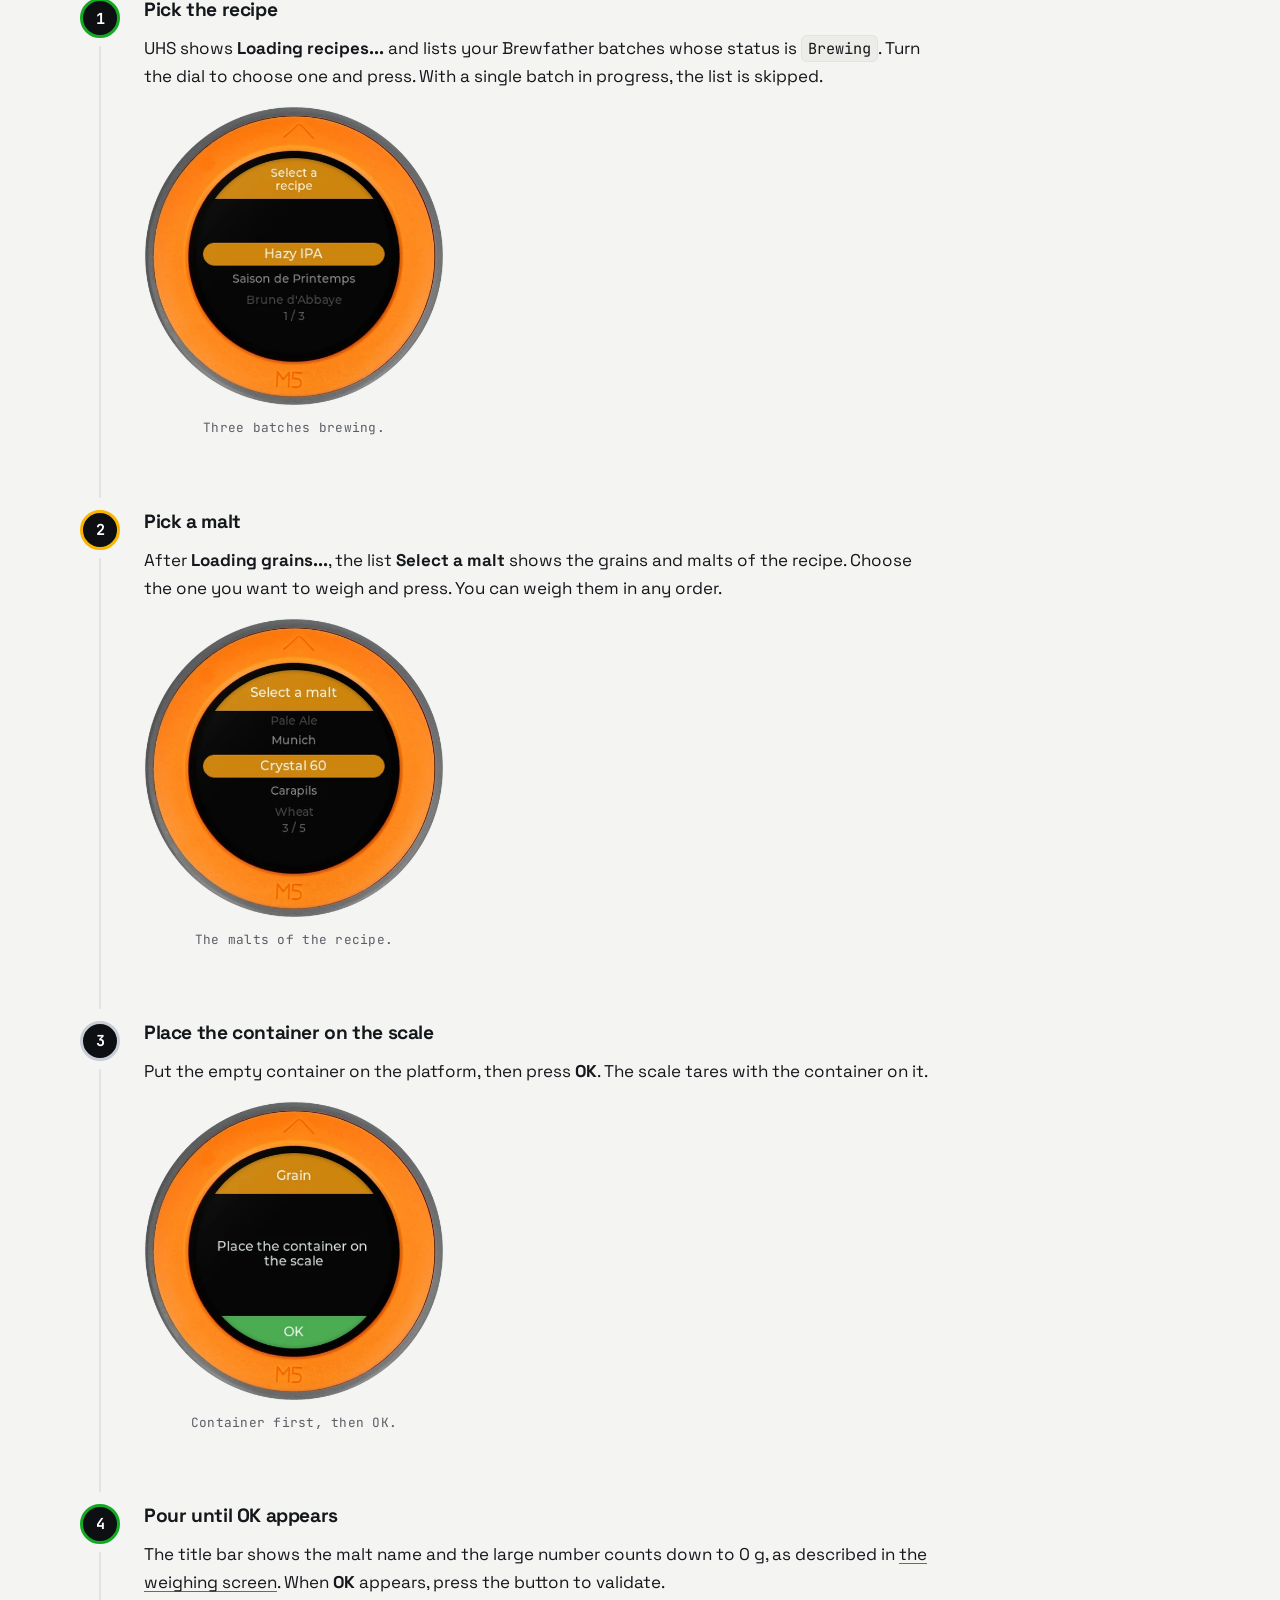
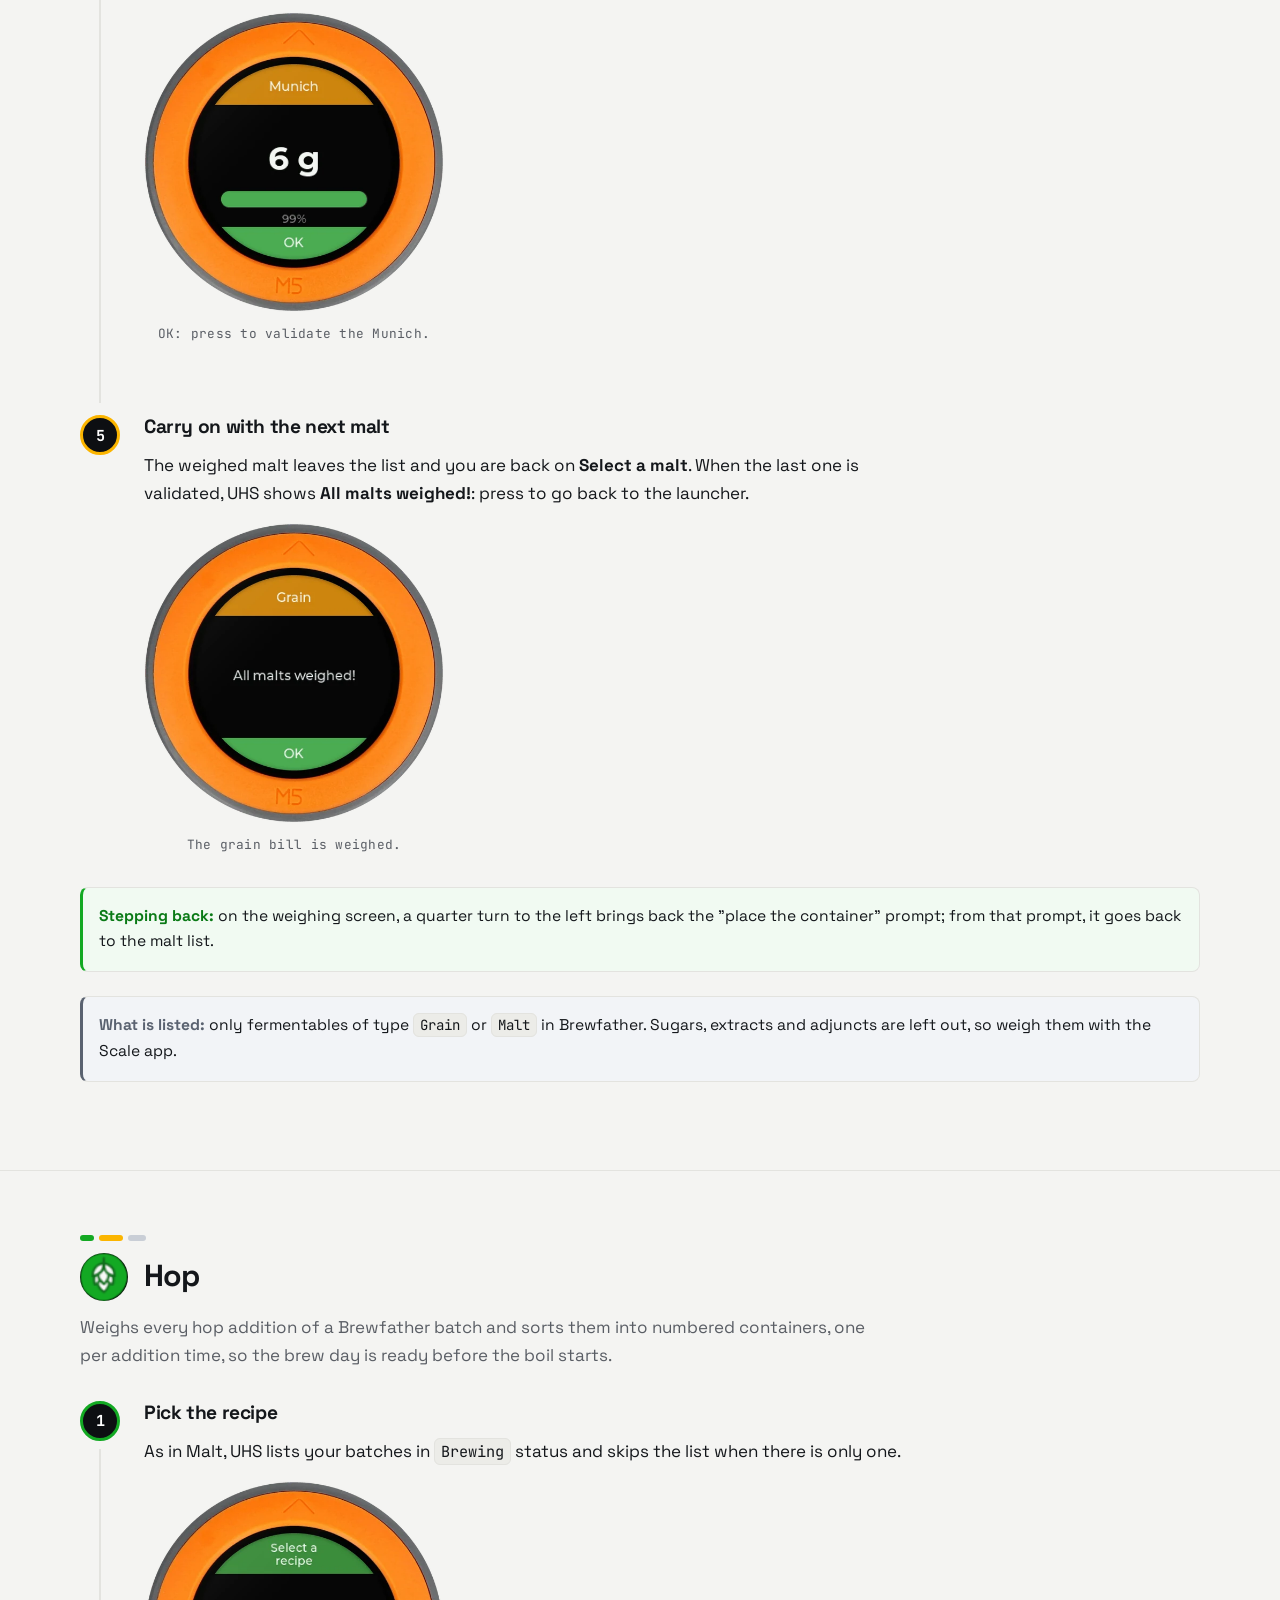
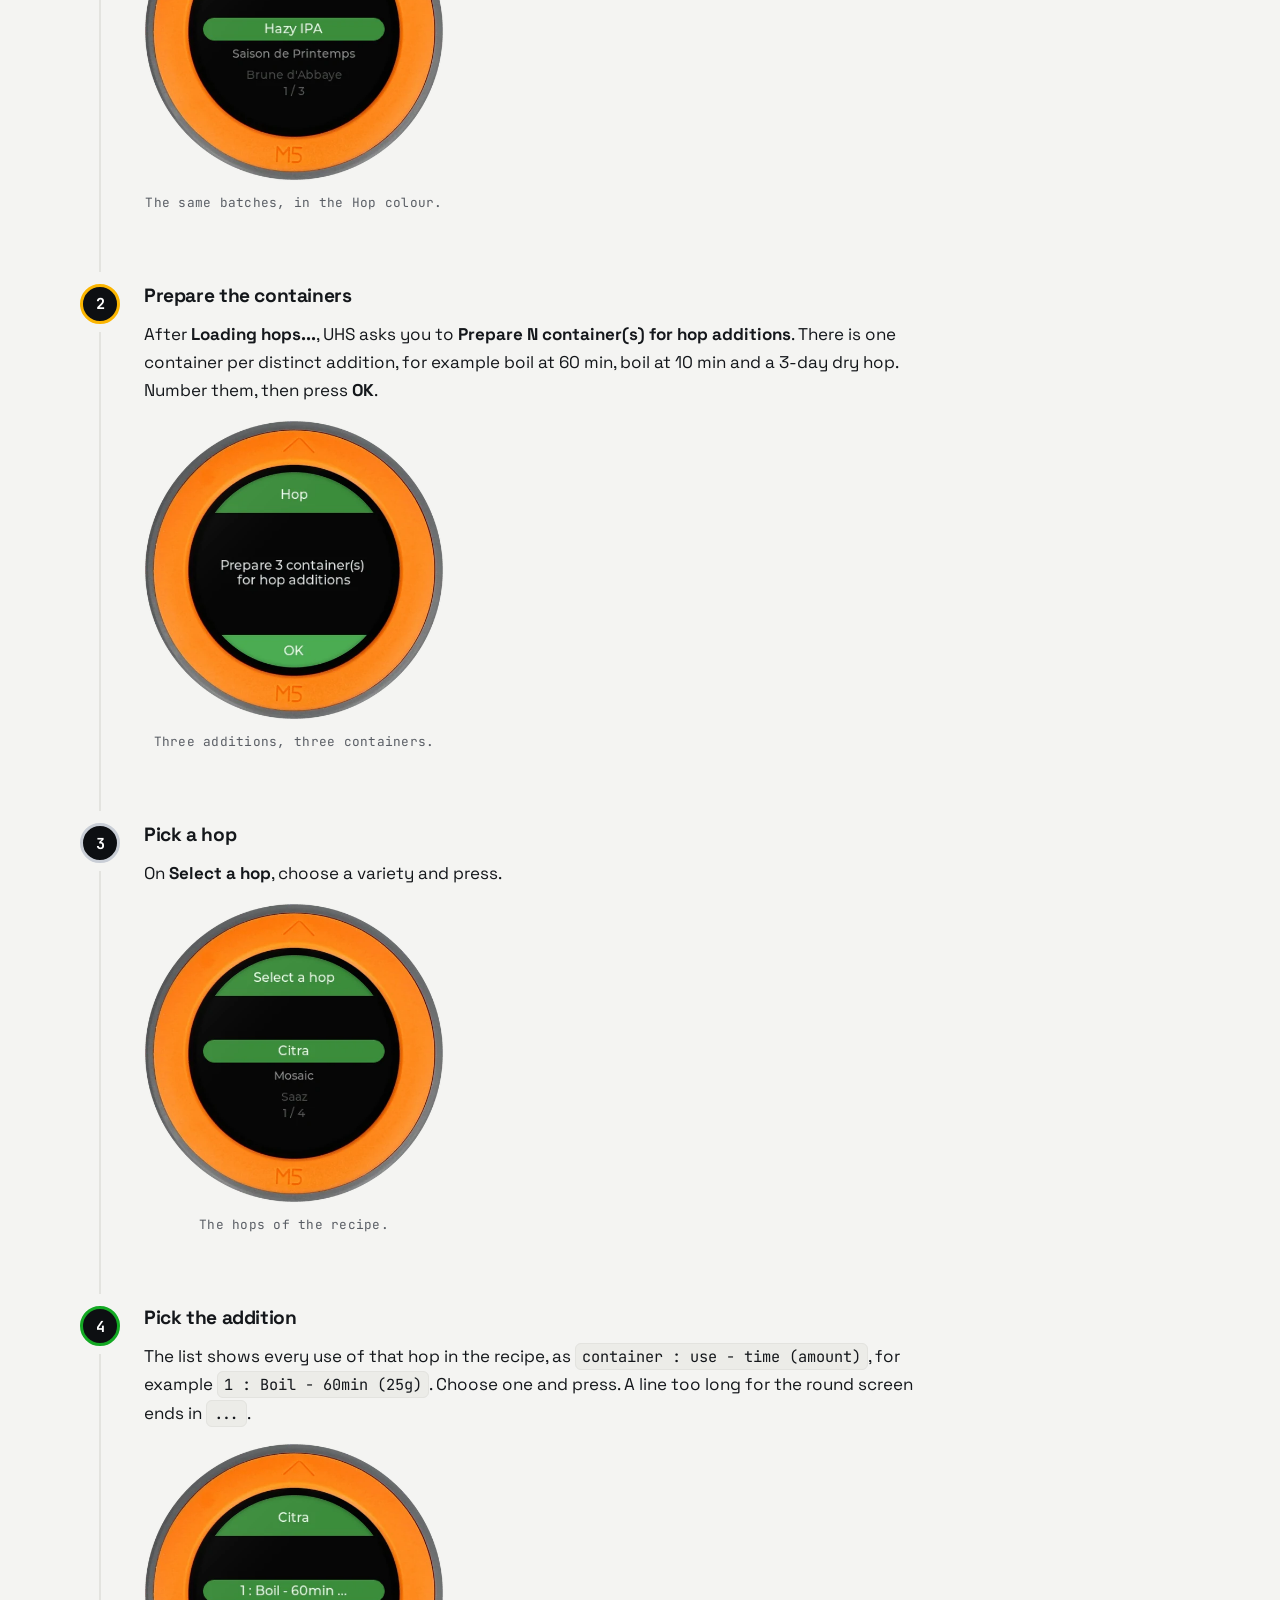
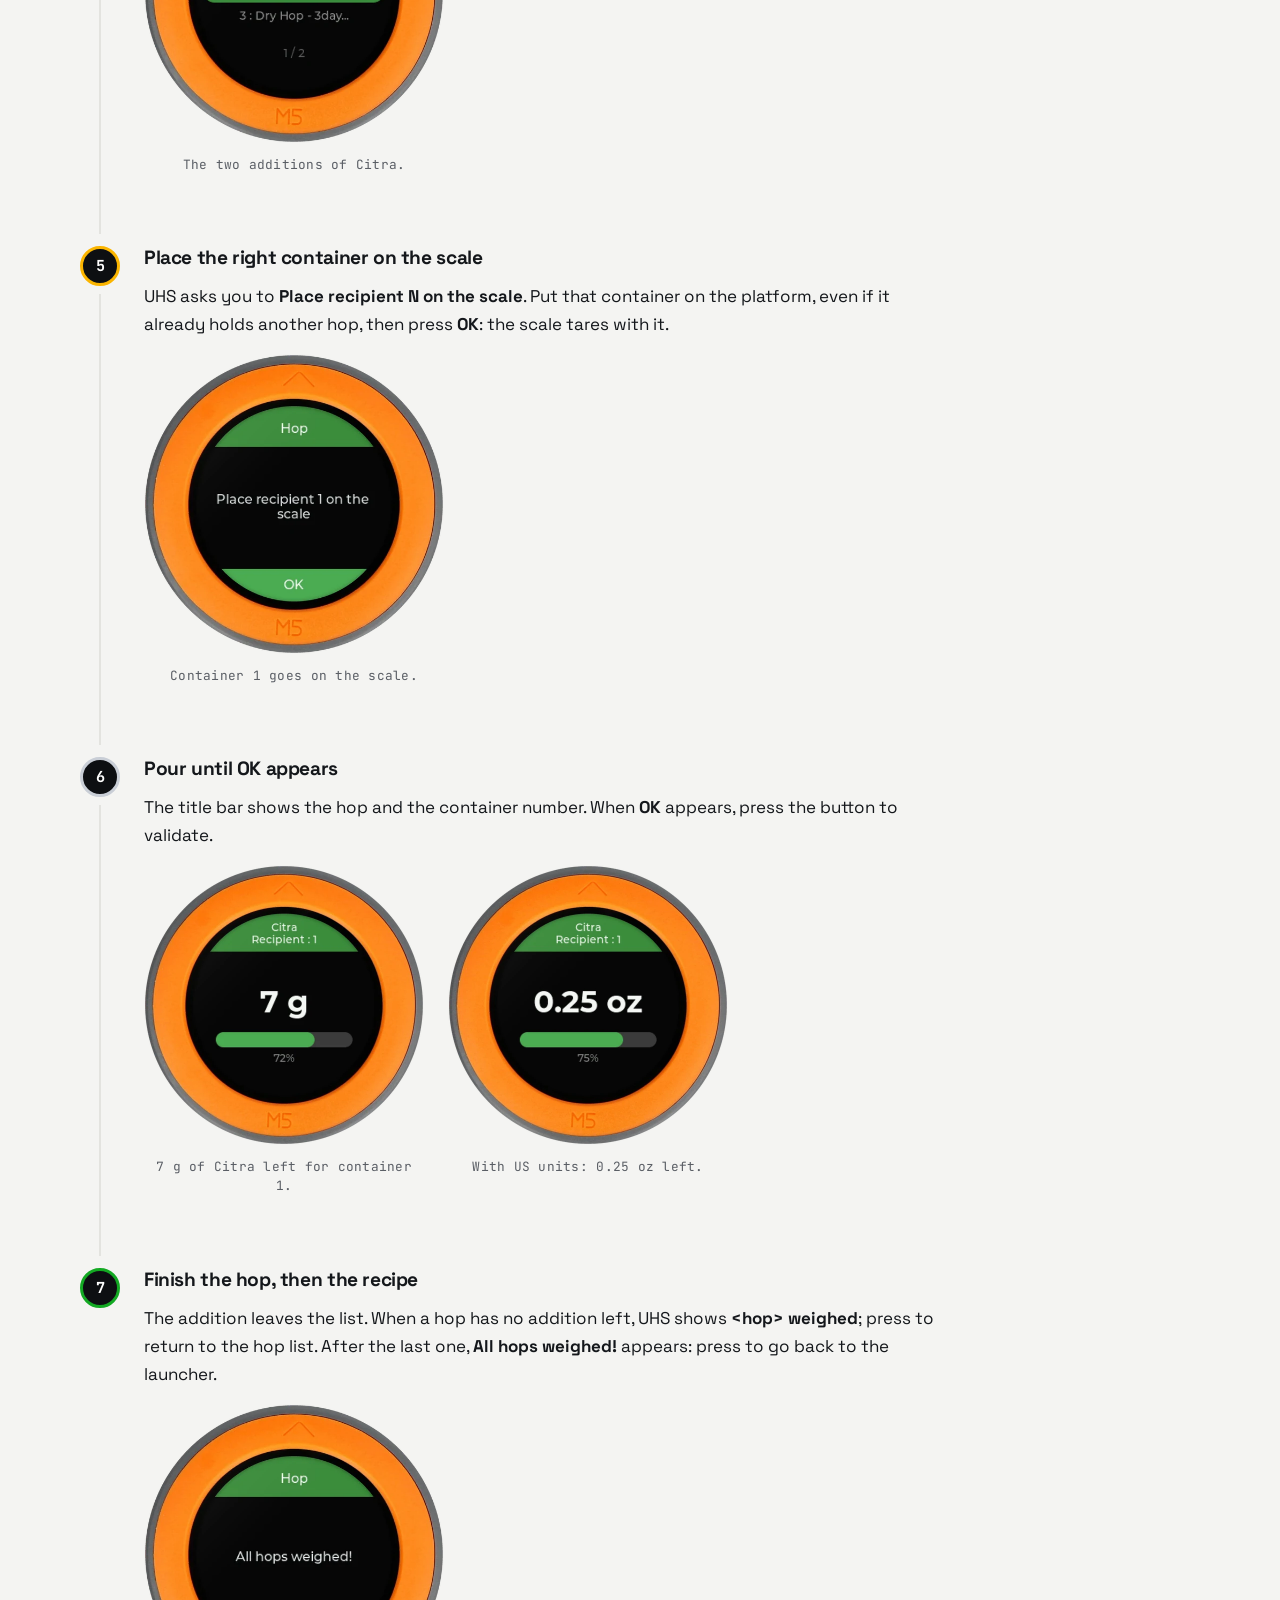
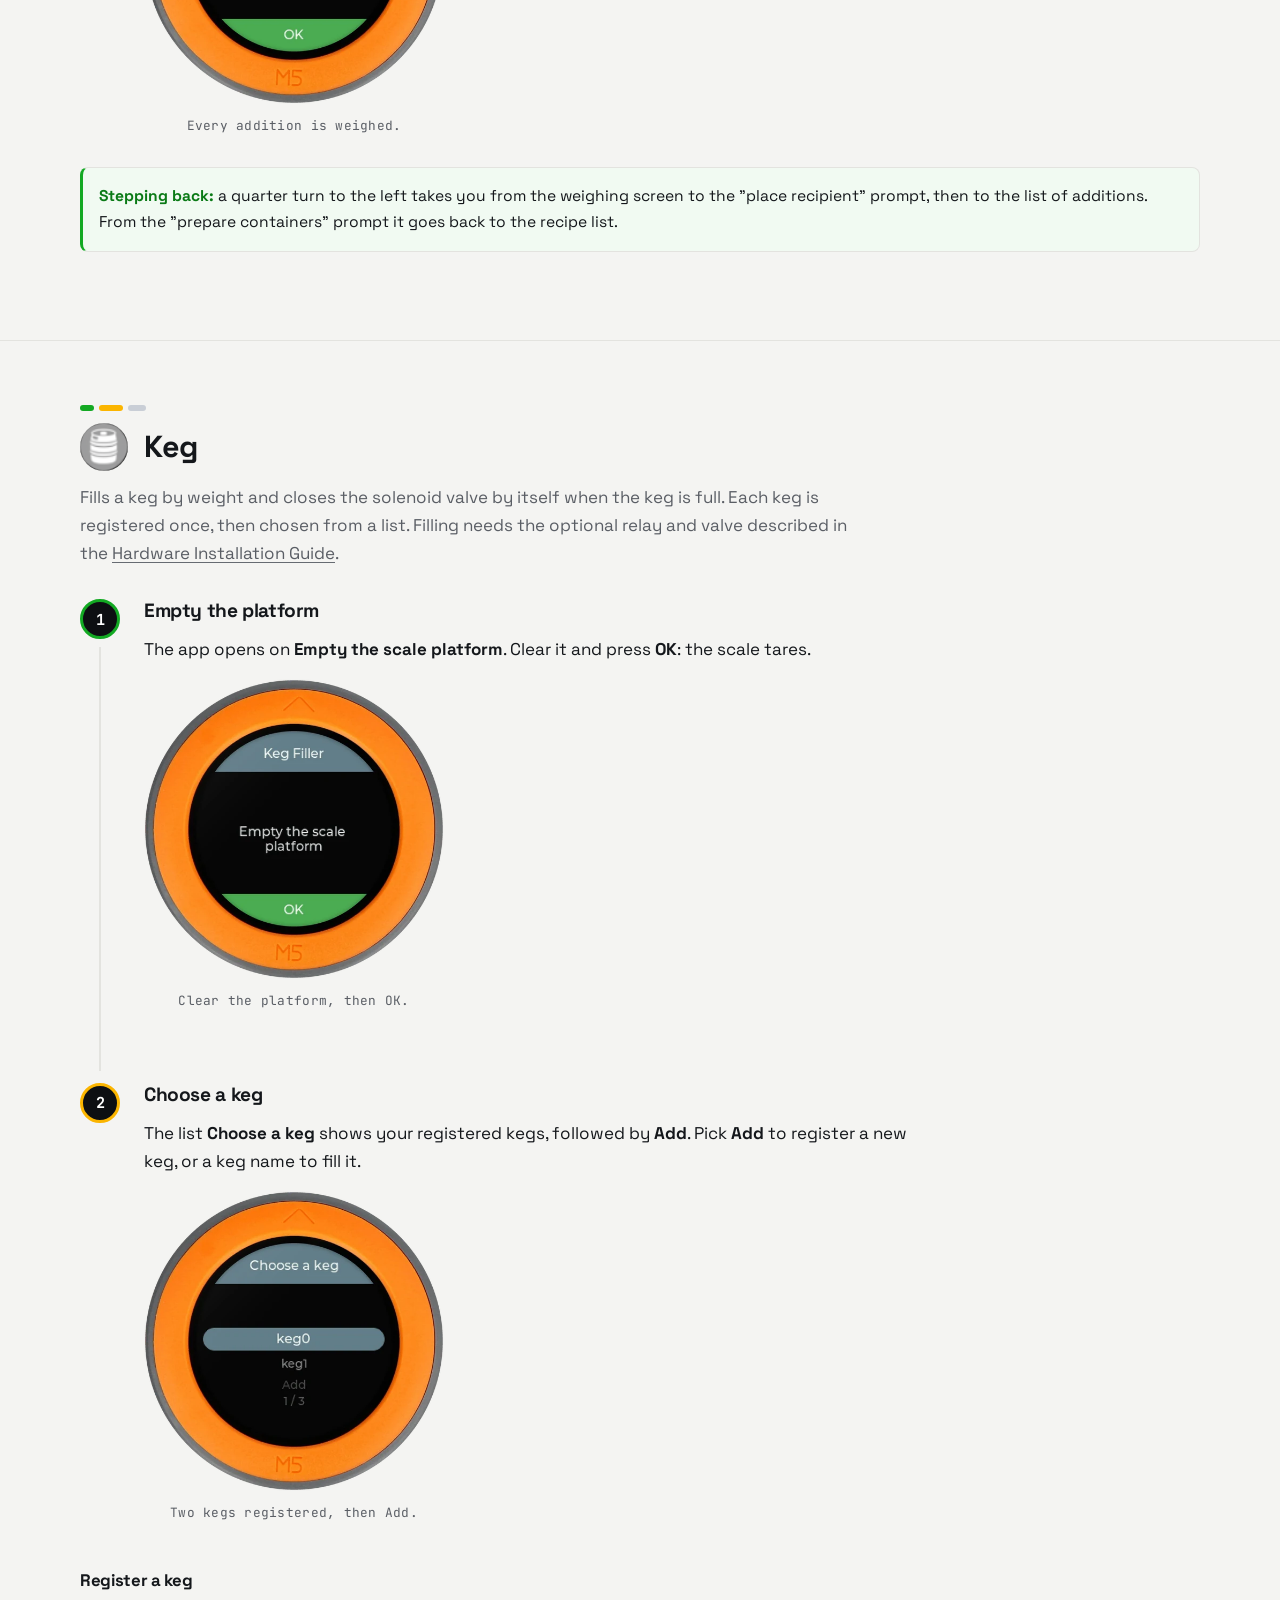
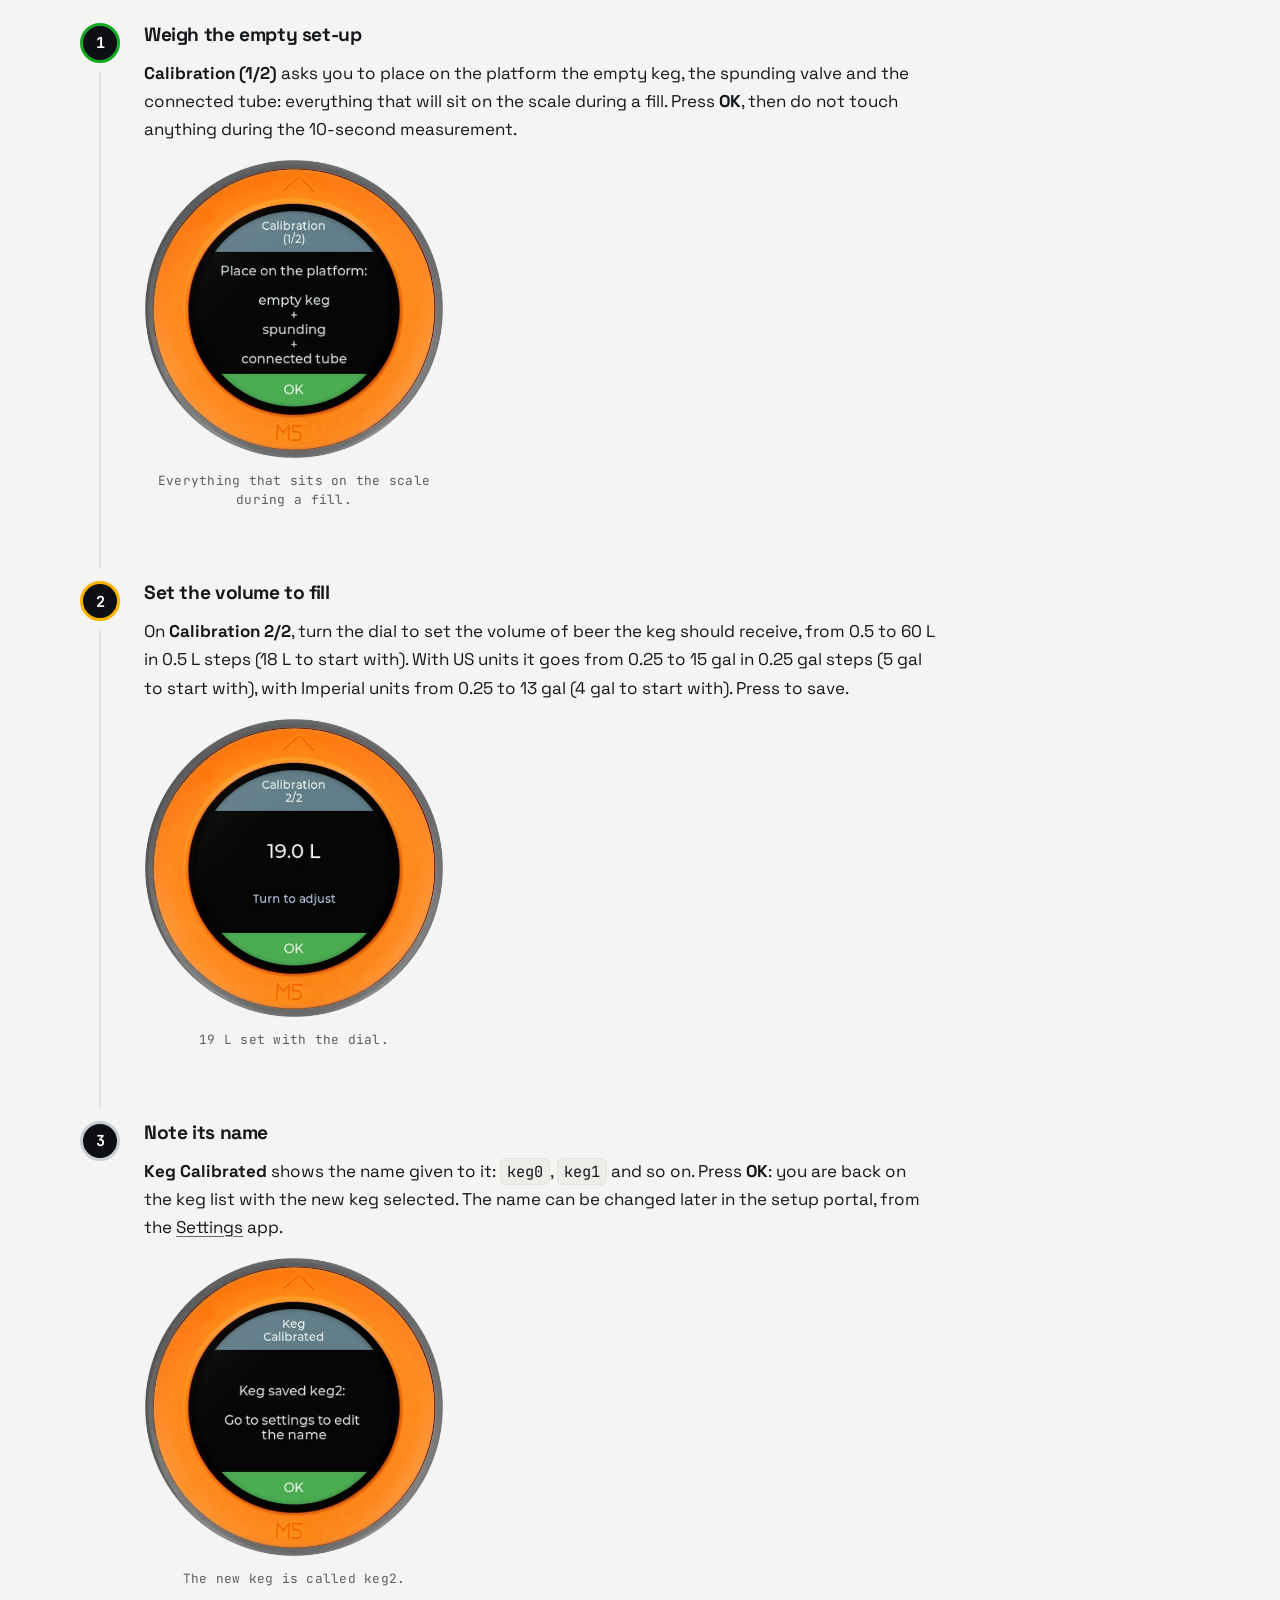
<file: docs/UserGuide/en/index.html>
<!doctype html>
<html lang="en">
  <head>
    <meta charset="utf-8">
    <meta name="viewport" content="width=device-width, initial-scale=1">
    <title>Ultimate Homebrewing Scale User Guide</title>
    <meta
      name="description"
      content="How to use Ultimate Homebrewing Scale on the M5Stack Dial: controls, standby and wake-up, and a walkthrough of the Scale, Malt, Hop, Keg and Settings apps."
    >
    <link rel="stylesheet" href="../../assets/css/uhs-docs.css">
    <link rel="icon" type="image/png" sizes="32x32" href="../../assets/logo/uhs-logo-dark-32.png">
    <link rel="icon" type="image/png" sizes="16x16" href="../../assets/logo/uhs-logo-dark-16.png">
    <link rel="apple-touch-icon" sizes="180x180" href="../../assets/logo/uhs-logo-dark-180.png">
    <meta property="og:image" content="https://bnbbrewers.github.io/UltimateHomebrewingScale/assets/logo/uhs-logo-dark-1024.png">
  </head>
  <body>
    <a class="uhs-skip" href="#main">Skip to content</a>

    <header class="uhs-header">
      <div class="wrap">
        <nav class="uhs-guides" aria-label="Guides">
          <a href="../../HardwareInstallationGuide/en/" title="Assemble"><span class="uhs-guides__num">1</span><span class="uhs-guides__label">Assemble</span></a>
          <a href="../../SoftwareInstallationGuide/en/" title="Configure"><span class="uhs-guides__num">2</span><span class="uhs-guides__label">Configure</span></a>
          <a href="../../UserGuide/en/" aria-current="page" title="Use"><span class="uhs-guides__num">3</span><span class="uhs-guides__label">Use</span></a>
        </nav>
        <nav class="uhs-lang" aria-label="Language">
          <a href="./" hreflang="en" lang="en" aria-current="true" title="English" aria-label="English"><img src="../../assets/flags/en.svg" alt="" width="24" height="24"></a>
          <a href="../fr/" hreflang="fr" lang="fr" title="Français" aria-label="Français"><img src="../../assets/flags/fr.svg" alt="" width="24" height="24"></a>
        </nav>
      </div>
    </header>

    <section class="uhs-hero" aria-labelledby="page-title">
      <div class="wrap">
        <div class="uhs-hero__grid">
          <div class="uhs-hero__head">
            <svg class="uhs-hero__logo" viewBox="0 0 120 120" role="img" aria-label="Ultimate Homebrewing Scale">
              <rect width="120" height="120" rx="30" fill="#0D0F12"/>
              <g fill="none" stroke="#FFFFFF" stroke-width="3.4" stroke-linecap="round">
                <path d="M46 38A16.5 16.5 0 0 1 46 18" stroke-opacity=".32"/>
                <path d="M74 18A16.5 16.5 0 0 1 74 38" stroke-opacity=".32"/>
                <path d="M52.5 34A10 10 0 0 1 52.5 22" stroke-opacity=".7"/>
                <path d="M67.5 22A10 10 0 0 1 67.5 34" stroke-opacity=".7"/>
              </g>
              <circle cx="60" cy="28" r="5.5" fill="#FFFFFF"/>
              <rect x="30" y="52" width="14" height="20" rx="7" fill="#13A923"/>
              <rect x="53" y="42" width="14" height="30" rx="7" fill="#FBB500"/>
              <rect x="76" y="48" width="14" height="24" rx="7" fill="#C9CED6"/>
              <rect x="22" y="72" width="76" height="9" rx="4.5" fill="#FFFFFF"/>
              <rect x="55.5" y="81" width="9" height="11" rx="4.5" fill="#FFFFFF" fill-opacity=".72"/>
              <rect x="37" y="92" width="46" height="9" rx="4.5" fill="#FFFFFF" fill-opacity=".72"/>
            </svg>

            <div class="uhs-hero__text">
              <span class="uhs-rule" aria-hidden="true"><i></i><i></i><i></i></span>
              <p class="uhs-eyebrow">Step 3 of 3 · Use</p>
              <h1 id="page-title">Ultimate Homebrewing Scale User Guide</h1>
              <p class="uhs-lede">
                UHS is installed and calibrated: time to brew. Learn its three controls in a minute, then follow
                each app step by step, from weighing your recipe's malts and hops to filling a keg.
              </p>
              <div class="uhs-actions">
                <a class="uhs-btn" href="#controls">
                  Start with the controls
                  <svg width="16" height="16" viewBox="0 0 16 16" fill="none" stroke="currentColor" stroke-width="2" stroke-linecap="round" stroke-linejoin="round" aria-hidden="true"><path d="M2 8h11"/><path d="M9 4l4 4-4 4"/></svg>
                </a>
                <a class="uhs-btn uhs-btn--ghost" href="#scale">
                  Jump to the apps
                  <svg width="16" height="16" viewBox="0 0 16 16" fill="none" stroke="currentColor" stroke-width="2" stroke-linecap="round" stroke-linejoin="round" aria-hidden="true"><path d="M8 3v10"/><path d="M4 9l4 4 4-4"/></svg>
                </a>
              </div>
            </div>
          </div>

          <aside class="uhs-hero__panel" aria-label="Apps on the launcher">
            <ul class="uhs-applist">
              <li>
                <a href="#scale">
                  <img src="../img/Scale.png" width="38" height="38" alt="">
                  <div><strong>Scale</strong><span>Weigh anything, tare on demand</span></div>
                </a>
              </li>
              <li>
                <a href="#malt">
                  <img src="../img/Malt.png" width="38" height="38" alt="">
                  <div><strong>Malt</strong><span>Weigh the grain bill of a recipe</span></div>
                </a>
              </li>
              <li>
                <a href="#hop">
                  <img src="../img/Hop.png" width="38" height="38" alt="">
                  <div><strong>Hop</strong><span>Weigh every hop addition, container by container</span></div>
                </a>
              </li>
              <li>
                <a href="#keg">
                  <img src="../img/Keg.png" width="38" height="38" alt="">
                  <div><strong>Keg</strong><span>Register kegs and fill them automatically</span></div>
                </a>
              </li>
              <li>
                <a href="#settings">
                  <img src="../img/Parameters.png" width="38" height="38" alt="">
                  <div><strong>Settings</strong><span>Setup portal and device settings</span></div>
                </a>
              </li>
            </ul>
          </aside>
        </div>

        <div class="uhs-facts">
          <div>
            <p class="uhs-facts__label">Back to the launcher</p>
            <p class="uhs-facts__value">Hold the button 3 s</p>
          </div>
          <div>
            <p class="uhs-facts__label">Back one screen</p>
            <p class="uhs-facts__value">¼ turn to the left</p>
          </div>
          <div>
            <p class="uhs-facts__label">Wake from standby</p>
            <p class="uhs-facts__value">Press the button</p>
          </div>
        </div>
      </div>
    </section>

    <nav class="uhs-toc" aria-label="On this page">
      <div class="wrap">
        <a class="uhs-toc__brand" href="/UltimateHomebrewingScale/" aria-label="Ultimate Homebrewing Scale — documentation home">
          <svg width="28" height="28" viewBox="0 0 120 120" aria-hidden="true">
            <rect width="120" height="120" rx="30" fill="#0D0F12"/>
            <circle cx="60" cy="26" r="8" fill="#FFFFFF"/>
            <rect x="26" y="50" width="18" height="24" rx="9" fill="#13A923"/>
            <rect x="51" y="40" width="18" height="34" rx="9" fill="#FBB500"/>
            <rect x="76" y="46" width="18" height="28" rx="9" fill="#C9CED6"/>
            <rect x="18" y="78" width="84" height="12" rx="6" fill="#FFFFFF"/>
            <rect x="42" y="96" width="36" height="12" rx="6" fill="#FFFFFF" fill-opacity=".72"/>
          </svg>
          <span>uhs</span>
        </a>
        <div class="uhs-toc__sep" aria-hidden="true"></div>
        <ul>
          <li><a href="#controls">Controls</a></li>
          <li><a href="#standby">Standby</a></li>
          <li><a href="#scale">Scale</a></li>
          <li><a href="#malt">Malt</a></li>
          <li><a href="#hop">Hop</a></li>
          <li><a href="#keg">Keg</a></li>
          <li><a href="#settings">Settings</a></li>
        </ul>
      </div>
    </nav>

    <main id="main">
      <section id="controls" class="uhs-section">
        <div class="wrap">
          <span class="uhs-rule" aria-hidden="true"><i></i><i></i><i></i></span>
          <h2>How UHS Works</h2>
          <p class="uhs-section__intro">
            Everything is driven from the rotary dial and the button under the screen. The touch screen is
            not used.
          </p>

          <div class="uhs-cards">
            <article class="uhs-card">
              <h3>Turn the dial</h3>
              <p>Moves the selection in a list or on the launcher, and adjusts a value such as a keg volume.</p>
            </article>
            <article class="uhs-card">
              <h3>Short press</h3>
              <p>Confirms: opens the selected app or item, acknowledges a message, tares the scale, validates a weighing.</p>
            </article>
            <article class="uhs-card">
              <h3>Hold 3 seconds</h3>
              <p>Leaves the current app and goes back to the launcher, from any screen. During a keg fill, the valve closes first.</p>
            </article>
            <article class="uhs-card">
              <h3>A quarter turn left</h3>
              <p>Steps back one screen. It works on message and weighing screens, where the dial has nothing else to do.</p>
            </article>
          </div>

          <div class="uhs-note uhs-note--info">
            <p><strong class="uhs-note__label">Stepping back:</strong> on a list, turning the dial moves the selection, so the
            quarter turn cannot mean "back" there: hold the button 3 seconds instead. The gesture is also
            ignored while a keg is filling and on the screens that report a finished weighing, so a knock on the
            dial never undoes a result or reopens the valve.</p>
          </div>

          <h3 class="uhs-subhead">At power-on</h3>
          <p>
            UHS opens straight on the launcher and connects to your Wi-Fi by itself. If the connection fails, the
            launcher shows <strong>Wi-Fi problem</strong>: see <a href="#troubleshooting">Troubleshooting</a>. If it
            opens on a QR code or on the calibration wizard instead, its installation is not finished: pick it up
            where you left it in the <a href="../../SoftwareInstallationGuide/en/">Software Installation Guide</a>.
          </p>

          <h3 class="uhs-subhead">The launcher</h3>
          <p>
            The five apps sit on an arc around the round screen. Turn the dial to move the white marker from one
            icon to the next: UHS beeps and shows the name of the selected app in the centre. The selection
            wraps around from the last app to the first. Press the button to open the app; a loading screen in
            the app's colour appears while it starts.
          </p>
          <figure class="uhs-figure uhs-figure--dial">
            <img src="../img/screen-launcher-en.webp" width="560" height="560" alt="Launcher: the five app icons on an arc on the left, the white marker next to the Scale icon and the name Scale in the centre">
            <figcaption>The launcher, Scale selected.</figcaption>
          </figure>

          <div class="uhs-icon-note">
            <img src="../img/Update.png" width="38" height="38" alt="Update icon: a down arrow into a tray on a red disc">
            <p>
            When a newer version of the application is published on your <strong>Release channel</strong>, a sixth
            icon appears at the end of the arc a few seconds after start-up. Selected, it reads
            <strong>UPDATE</strong> with the installed version and the new one. Press the button: the prompt <strong>Update?</strong> appears. Choose
            <strong>Yes</strong> to restart and install it, exactly as with <strong>Update the app</strong> in the
            portal, or <strong>No</strong> to go back to the launcher, where the icon stays until the next start-up.
            UHS checks once per start-up, only when it is
            connected to your Wi-Fi.
            </p>
          </div>
          <div class="uhs-figures uhs-figures--dial">
            <figure class="uhs-figure uhs-figure--dial">
              <img src="../img/screen-launcher-update-en.webp" width="560" height="560" alt="Launcher with a sixth red icon at the end of the arc, selected: UPDATE, v0.0.35, then an arrow and v0.0.36">
              <figcaption>A new version is waiting.</figcaption>
            </figure>
            <figure class="uhs-figure uhs-figure--dial">
              <img src="../img/screen-update-prompt-en.webp" width="560" height="560" alt="Red Update? title with the choices Yes highlighted and No, and the counter 1 / 2">
              <figcaption>Press it: Update? Yes or No.</figcaption>
            </figure>
          </div>

          <h3 class="uhs-subhead" id="weighing-screen">The weighing screen</h3>
          <p>
            Malt and Hop share the same weighing screen. It counts down instead of up, so you always read what
            is left to pour:
          </p>
          <div class="uhs-table-wrap">
            <table class="uhs-table">
              <thead>
                <tr>
                  <th>On screen</th>
                  <th>Meaning</th>
                </tr>
              </thead>
              <tbody>
                <tr>
                  <td>Title bar</td>
                  <td>The ingredient being weighed and, for hops, the container number.</td>
                </tr>
                <tr>
                  <td>Large number</td>
                  <td>The weight still to add. It shows grams below 1 kg and kilograms with two decimals above. With US or Imperial units, hops count down in ounces and malts in pounds, both with two decimals.</td>
                </tr>
                <tr>
                  <td>Progress bar and percentage</td>
                  <td>How much of the target is already on the scale.</td>
                </tr>
                <tr>
                  <td><code>+</code> in front of the number, red bar</td>
                  <td>You poured too much: the number is the excess to take back out.</td>
                </tr>
                <tr>
                  <td><strong>OK</strong> marker</td>
                  <td>
                    The weight is within the tolerance set in the portal (10 g for malts and 1 g for hops by default).
                    Press the button to validate. Once shown, the marker stays even if the reading drifts a little.
                  </td>
                </tr>
              </tbody>
            </table>
          </div>
          <p>
            The scale tares itself when a weighing starts, with the empty container already on the platform, so
            its weight never counts.
          </p>
          <div class="uhs-figures uhs-figures--dial">
            <figure class="uhs-figure uhs-figure--dial">
              <img src="../img/screen-weighing-pouring-en.webp" width="560" height="560" alt="Weighing screen with the orange title Pale Ale: 1.30 kg left to pour and a green bar at 71%">
              <figcaption>1.30 kg still to pour.</figcaption>
            </figure>
            <figure class="uhs-figure uhs-figure--dial">
              <img src="../img/screen-weighing-ok-en.webp" width="560" height="560" alt="Weighing screen Pale Ale: 3 g left, the bar at 99% and a green OK button">
              <figcaption>Within tolerance: OK appears.</figcaption>
            </figure>
            <figure class="uhs-figure uhs-figure--dial">
              <img src="../img/screen-weighing-over-en.webp" width="560" height="560" alt="Weighing screen Pale Ale: +35 g above a full red bar, no OK button">
              <figcaption>35 g too much: take it back out.</figcaption>
            </figure>
          </div>
        </div>
      </section>

      <section id="standby" class="uhs-section">
        <div class="wrap">
          <span class="uhs-rule" aria-hidden="true"><i></i><i></i><i></i></span>
          <h2>Standby and Wake-up</h2>
          <p class="uhs-section__intro">
            UHS can switch itself off after a period without activity. It is off by default and set in the
            setup portal with <strong>Standby after (min, 0 = off)</strong>; 30 minutes is recommended, and
            required on battery.
          </p>

          <ol class="uhs-steps">
            <li class="uhs-step">
              <h3>UHS watches for activity</h3>
              <p>
                A press on the button, a turn of the dial or a change of weight on the platform all count as
                activity and restart the countdown. Leaving a container on the scale does not keep UHS
                awake; pouring into it does.
              </p>
            </li>
            <li class="uhs-step">
              <h3>It switches off when the time runs out</h3>
              <p>
                The screen turns black. If a keg valve is connected, it stays closed while UHS is off.
              </p>
            </li>
            <li class="uhs-step">
              <h3>Press the button to switch it back on</h3>
              <p>
                UHS starts up again on the launcher, not on the screen you left.
              </p>
            </li>
          </ol>

          <div class="uhs-note uhs-note--info">
            <p><strong class="uhs-note__label">When UHS never switches off:</strong> during the scale calibration wizard, during a
            software update, and in the Keg app from the moment the valve opens until you leave the end-of-fill or
            no-flow screen. Switching off then would lose the calibration, break the installation or cut a fill short.</p>
          </div>
        </div>
      </section>

      <section id="scale" class="uhs-section">
        <div class="wrap">
          <span class="uhs-rule" aria-hidden="true"><i></i><i></i><i></i></span>
          <div class="uhs-app-head">
            <img src="../img/Scale.png" width="38" height="38" alt="Scale app icon: a pair of scales on a blue disc">
            <h2>Scale</h2>
          </div>
          <p class="uhs-section__intro">
            A plain kitchen scale, for anything that is not part of a recipe: water salts, sugar, yeast, a
            sample.
          </p>

          <ol class="uhs-steps">
            <li class="uhs-step">
              <h3>Open the app with the platform empty or with your container on it</h3>
              <p>
                The scale tares as soon as the app opens: <strong>Taring...</strong>, then <strong>Tare done!</strong>.
                Whatever is on the platform at that moment reads as 0 g.
              </p>
              <figure class="uhs-figure uhs-figure--dial">
                <img src="../img/screen-scale-taring-en.webp" width="560" height="560" alt="Scale app: blue Scale title bar, 0 g and the status line Taring...">
                <figcaption>Taring as the app opens.</figcaption>
              </figure>
            </li>
            <li class="uhs-step">
              <h3>Weigh</h3>
              <p>
                The weight is shown live, in grams below 1 kg and in kilograms above (with US or Imperial units,
                in ounces below 1 lb and in pounds above). The status line reads
                <strong>Press to tare</strong>.
              </p>
              <figure class="uhs-figure uhs-figure--dial">
                <img src="../img/screen-scale-en.webp" width="560" height="560" alt="Scale app: blue Scale title bar, 245 g in large digits and the status line Press to tare">
                <figcaption>245 g on the platform.</figcaption>
              </figure>
            </li>
            <li class="uhs-step">
              <h3>Tare again whenever you need to</h3>
              <p>
                Press the button to zero the scale, for example to weigh a second ingredient in the same
                container. <strong>Tare error</strong> means the weight unit did not answer: check its cable, then
                press again.
              </p>
              <figure class="uhs-figure uhs-figure--dial">
                <img src="../img/screen-scale-tared-en.webp" width="560" height="560" alt="Scale app: blue Scale title bar, 0 g and the status line Tare done!">
                <figcaption>Back to 0 g after a press.</figcaption>
              </figure>
            </li>
            <li class="uhs-step">
              <h3>Leave</h3>
              <p>Turn the dial a quarter turn to the left, or hold the button 3 seconds.</p>
            </li>
          </ol>
        </div>
      </section>

      <section id="malt" class="uhs-section">
        <div class="wrap">
          <span class="uhs-rule" aria-hidden="true"><i></i><i></i><i></i></span>
          <div class="uhs-app-head">
            <img src="../img/Malt.png" width="38" height="38" alt="Malt app icon: an ear of barley on an amber disc">
            <h2>Malt</h2>
          </div>
          <p class="uhs-section__intro">
            Weighs the grain bill of a Brewfather batch, one malt after the other, straight from the recipe.
          </p>

          <ol class="uhs-steps">
            <li class="uhs-step">
              <h3>Pick the recipe</h3>
              <p>
                UHS shows <strong>Loading recipes...</strong> and lists your Brewfather batches whose status is
                <code>Brewing</code>. Turn the dial to choose one and press. With a single batch in progress, the
                list is skipped.
              </p>
              <figure class="uhs-figure uhs-figure--dial">
                <img src="../img/screen-malt-recipes-en.webp" width="560" height="560" alt="Orange Select a recipe list: Hazy IPA highlighted, Saison de Printemps, Brune d'Abbaye, and the counter 1 / 3">
                <figcaption>Three batches brewing.</figcaption>
              </figure>
            </li>
            <li class="uhs-step">
              <h3>Pick a malt</h3>
              <p>
                After <strong>Loading grains...</strong>, the list <strong>Select a malt</strong> shows the grains and malts
                of the recipe. Choose the one you want to weigh and press. You can weigh them in any order.
              </p>
              <figure class="uhs-figure uhs-figure--dial">
                <img src="../img/screen-malt-select-en.webp" width="560" height="560" alt="Select a malt list: Pale Ale, Munich, Crystal 60 highlighted in orange, Carapils, Wheat, and the counter 3 / 5">
                <figcaption>The malts of the recipe.</figcaption>
              </figure>
            </li>
            <li class="uhs-step">
              <h3>Place the container on the scale</h3>
              <p>
                Put the empty container on the platform, then press <strong>OK</strong>. The scale tares with the
                container on it.
              </p>
              <figure class="uhs-figure uhs-figure--dial">
                <img src="../img/screen-malt-place-en.webp" width="560" height="560" alt="Orange Grain title, the message Place the container on the scale and a green OK button">
                <figcaption>Container first, then OK.</figcaption>
              </figure>
            </li>
            <li class="uhs-step">
              <h3>Pour until OK appears</h3>
              <p>
                The title bar shows the malt name and the large number counts down to 0 g, as described in
                <a href="#weighing-screen">the weighing screen</a>. When <strong>OK</strong> appears, press the button
                to validate.
              </p>
              <figure class="uhs-figure uhs-figure--dial">
                <img src="../img/screen-malt-pour-en.webp" width="560" height="560" alt="Weighing screen with the orange title Munich: 6 g left, the bar at 99% and a green OK button">
                <figcaption>OK: press to validate the Munich.</figcaption>
              </figure>
            </li>
            <li class="uhs-step">
              <h3>Carry on with the next malt</h3>
              <p>
                The weighed malt leaves the list and you are back on <strong>Select a malt</strong>. When the last one
                is validated, UHS shows <strong>All malts weighed!</strong>: press to go back to the launcher.
              </p>
              <figure class="uhs-figure uhs-figure--dial">
                <img src="../img/screen-malt-done-en.webp" width="560" height="560" alt="Orange Grain title, the message All malts weighed! and a green OK button">
                <figcaption>The grain bill is weighed.</figcaption>
              </figure>
            </li>
          </ol>

          <div class="uhs-note uhs-note--tip">
            <p><strong class="uhs-note__label">Stepping back:</strong> on the weighing screen, a quarter turn to the left
            brings back the "place the container" prompt; from that prompt, it goes back to the malt list.</p>
          </div>

          <div class="uhs-note uhs-note--info">
            <p><strong class="uhs-note__label">What is listed:</strong> only fermentables of type <code>Grain</code> or
            <code>Malt</code> in Brewfather. Sugars, extracts and adjuncts are left out, so weigh them with the
            Scale app.</p>
          </div>
        </div>
      </section>

      <section id="hop" class="uhs-section">
        <div class="wrap">
          <span class="uhs-rule" aria-hidden="true"><i></i><i></i><i></i></span>
          <div class="uhs-app-head">
            <img src="../img/Hop.png" width="38" height="38" alt="Hop app icon: a hop cone on a green disc">
            <h2>Hop</h2>
          </div>
          <p class="uhs-section__intro">
            Weighs every hop addition of a Brewfather batch and sorts them into numbered containers, one per
            addition time, so the brew day is ready before the boil starts.
          </p>

          <ol class="uhs-steps">
            <li class="uhs-step">
              <h3>Pick the recipe</h3>
              <p>
                As in Malt, UHS lists your batches in <code>Brewing</code> status and skips the list when there
                is only one.
              </p>
              <figure class="uhs-figure uhs-figure--dial">
                <img src="../img/screen-hop-recipes-en.webp" width="560" height="560" alt="Green Select a recipe list: Hazy IPA highlighted, Saison de Printemps, Brune d'Abbaye, and the counter 1 / 3">
                <figcaption>The same batches, in the Hop colour.</figcaption>
              </figure>
            </li>
            <li class="uhs-step">
              <h3>Prepare the containers</h3>
              <p>
                After <strong>Loading hops...</strong>, UHS asks you to <strong>Prepare N container(s) for hop
                additions</strong>. There is one container per distinct addition, for example boil at 60 min, boil
                at 10 min and a 3-day dry hop. Number them, then press <strong>OK</strong>.
              </p>
              <figure class="uhs-figure uhs-figure--dial">
                <img src="../img/screen-hop-prepare-en.webp" width="560" height="560" alt="Green Hop title, the message Prepare 3 container(s) for hop additions and a green OK button">
                <figcaption>Three additions, three containers.</figcaption>
              </figure>
            </li>
            <li class="uhs-step">
              <h3>Pick a hop</h3>
              <p>On <strong>Select a hop</strong>, choose a variety and press.</p>
              <figure class="uhs-figure uhs-figure--dial">
                <img src="../img/screen-hop-select-en.webp" width="560" height="560" alt="Green Select a hop list: Citra highlighted, Mosaic, Saaz, and the counter 1 / 4">
                <figcaption>The hops of the recipe.</figcaption>
              </figure>
            </li>
            <li class="uhs-step">
              <h3>Pick the addition</h3>
              <p>
                The list shows every use of that hop in the recipe, as
                <code>container : use - time (amount)</code>, for example <code>1 : Boil - 60min (25g)</code>.
                Choose one and press. A line too long for the round screen ends in <code>...</code>.
              </p>
              <figure class="uhs-figure uhs-figure--dial">
                <img src="../img/screen-hop-additions-en.webp" width="560" height="560" alt="Green Citra list: 1 : Boil - 60min ... highlighted, 3 : Dry Hop - 3day... below it, and the counter 1 / 2">
                <figcaption>The two additions of Citra.</figcaption>
              </figure>
            </li>
            <li class="uhs-step">
              <h3>Place the right container on the scale</h3>
              <p>
                UHS asks you to <strong>Place recipient N on the scale</strong>. Put that container on the
                platform, even if it already holds another hop, then press <strong>OK</strong>: the scale tares with
                it.
              </p>
              <figure class="uhs-figure uhs-figure--dial">
                <img src="../img/screen-hop-place-en.webp" width="560" height="560" alt="Green Hop title, the message Place recipient 1 on the scale and a green OK button">
                <figcaption>Container 1 goes on the scale.</figcaption>
              </figure>
            </li>
            <li class="uhs-step">
              <h3>Pour until OK appears</h3>
              <p>
                The title bar shows the hop and the container number. When <strong>OK</strong> appears, press the
                button to validate.
              </p>
              <div class="uhs-figures uhs-figures--dial">
                <figure class="uhs-figure uhs-figure--dial">
                  <img src="../img/screen-hop-weighing-en.webp" width="560" height="560" alt="Hop weighing screen with the green title Citra, Recipient : 1: 7 g left to pour and a green bar at 72%">
                  <figcaption>7 g of Citra left for container 1.</figcaption>
                </figure>
                <figure class="uhs-figure uhs-figure--dial">
                  <img src="../img/screen-hop-weighing-us-en.webp" width="560" height="560" alt="The same screen in US units: 0.25 oz left to pour and a green bar at 75%">
                  <figcaption>With US units: 0.25 oz left.</figcaption>
                </figure>
              </div>
            </li>
            <li class="uhs-step">
              <h3>Finish the hop, then the recipe</h3>
              <p>
                The addition leaves the list. When a hop has no addition left, UHS shows
                <strong>&lt;hop&gt; weighed</strong>; press to return to the hop list. After the last one,
                <strong>All hops weighed!</strong> appears: press to go back to the launcher.
              </p>
              <figure class="uhs-figure uhs-figure--dial">
                <img src="../img/screen-hop-done-en.webp" width="560" height="560" alt="Green Hop title, the message All hops weighed! and a green OK button">
                <figcaption>Every addition is weighed.</figcaption>
              </figure>
            </li>
          </ol>

          <div class="uhs-note uhs-note--tip">
            <p><strong class="uhs-note__label">Stepping back:</strong> a quarter turn to the left takes you from the weighing
            screen to the "place recipient" prompt, then to the list of additions. From the "prepare containers"
            prompt it goes back to the recipe list.</p>
          </div>
        </div>
      </section>

      <section id="keg" class="uhs-section">
        <div class="wrap">
          <span class="uhs-rule" aria-hidden="true"><i></i><i></i><i></i></span>
          <div class="uhs-app-head">
            <img src="../img/Keg.png" width="38" height="38" alt="Keg app icon: a keg on a grey disc">
            <h2>Keg</h2>
          </div>
          <p class="uhs-section__intro">
            Fills a keg by weight and closes the solenoid valve by itself when the keg is full. Each keg is
            registered once, then chosen from a list. Filling needs the optional relay and valve described in the
            <a href="../../HardwareInstallationGuide/en/">Hardware Installation Guide</a>.
          </p>

          <ol class="uhs-steps">
            <li class="uhs-step">
              <h3>Empty the platform</h3>
              <p>
                The app opens on <strong>Empty the scale platform</strong>. Clear it and press <strong>OK</strong>: the
                scale tares.
              </p>
              <figure class="uhs-figure uhs-figure--dial">
                <img src="../img/screen-keg-empty-en.webp" width="560" height="560" alt="Grey-blue Keg Filler title, the message Empty the scale platform and a green OK button">
                <figcaption>Clear the platform, then OK.</figcaption>
              </figure>
            </li>
            <li class="uhs-step">
              <h3>Choose a keg</h3>
              <p>
                The list <strong>Choose a keg</strong> shows your registered kegs, followed by <strong>Add</strong>. Pick
                <strong>Add</strong> to register a new keg, or a keg name to fill it.
              </p>
              <figure class="uhs-figure uhs-figure--dial">
                <img src="../img/screen-keg-list-en.webp" width="560" height="560" alt="Choose a keg list: keg0 highlighted, keg1, Add, and the counter 1 / 3">
                <figcaption>Two kegs registered, then Add.</figcaption>
              </figure>
            </li>
          </ol>

          <h3 class="uhs-subhead">Register a keg</h3>
          <ol class="uhs-steps">
            <li class="uhs-step">
              <h3>Weigh the empty set-up</h3>
              <p>
                <strong>Calibration (1/2)</strong> asks you to place on the platform the empty keg, the spunding valve
                and the connected tube: everything that will sit on the scale during a fill. Press
                <strong>OK</strong>, then do not touch anything during the 10-second measurement.
              </p>
              <figure class="uhs-figure uhs-figure--dial">
                <img src="../img/screen-keg-calib1-en.webp" width="560" height="560" alt="Calibration (1/2) screen: Place on the platform: empty keg + spunding + connected tube, and a green OK button">
                <figcaption>Everything that sits on the scale during a fill.</figcaption>
              </figure>
            </li>
            <li class="uhs-step">
              <h3>Set the volume to fill</h3>
              <p>
                On <strong>Calibration 2/2</strong>, turn the dial to set the volume of beer the keg should receive,
                from 0.5 to 60 L in 0.5 L steps (18 L to start with). With US units it goes from 0.25 to 15 gal in
                0.25 gal steps (5 gal to start with), with Imperial units from 0.25 to 13 gal (4 gal to start with).
                Press to save.
              </p>
              <figure class="uhs-figure uhs-figure--dial">
                <img src="../img/screen-keg-volume-en.webp" width="560" height="560" alt="Calibration 2/2 screen showing 19.0 L, the hint Turn to adjust and a green OK button">
                <figcaption>19 L set with the dial.</figcaption>
              </figure>
            </li>
            <li class="uhs-step">
              <h3>Note its name</h3>
              <p>
                <strong>Keg Calibrated</strong> shows the name given to it: <code>keg0</code>, <code>keg1</code> and so on.
                Press <strong>OK</strong>: you are back on the keg list with the new keg selected. The name can be
                changed later in the setup portal, from the <a href="#settings">Settings</a> app.
              </p>
              <figure class="uhs-figure uhs-figure--dial">
                <img src="../img/screen-keg-calibrated-en.webp" width="560" height="560" alt="Keg Calibrated screen: Keg saved keg2:, Go to settings to edit the name, and a green OK button">
                <figcaption>The new keg is called keg2.</figcaption>
              </figure>
            </li>
          </ol>

          <h3 class="uhs-subhead">Fill a keg</h3>
          <div class="uhs-note uhs-note--warn">
            <p><strong class="uhs-note__label">Set the pressures:</strong> push the beer at its serving pressure and set
            the spunding valve by hand 5 psi below it. For a beer at 6 °C (43 °F), for example, push at 15 psi
            (≈ 1 bar) and set the spunding valve to 10 psi (≈ 0.7 bar).</p>
          </div>
          <ol class="uhs-steps">
            <li class="uhs-step">
              <h3>Connect everything</h3>
              <p>
                After choosing the keg, follow the checklist on screen: put the keg on the scale, connect the
                spunding valve, connect the beer line. Press <strong>OK</strong> to start: the valve opens.
              </p>
              <figure class="uhs-figure uhs-figure--dial">
                <img src="../img/screen-keg-checklist-en.webp" width="560" height="560" alt="filling keg0 screen with the checklist 1) Put the keg on the scale, 2) Connect the spunding valve, 3) Connect the beer line, and a green OK button">
                <figcaption>The checklist before the valve opens.</figcaption>
              </figure>
            </li>
            <li class="uhs-step">
              <h3>Watch the fill</h3>
              <p>
                The screen shows the volume poured in litres (in gallons with US or Imperial units) and a progress
                bar. UHS stops a little before
                the set volume, by the spunding valve inertia set in the portal (200 ml by default), so the beer
                still in the line tops the keg up without overflowing.
              </p>
              <div class="uhs-figures uhs-figures--dial">
                <figure class="uhs-figure uhs-figure--dial">
                  <img src="../img/screen-keg-filling-en.webp" width="560" height="560" alt="filling keg0 screen showing 11.50 L and a green progress bar at 61%">
                  <figcaption>11.5 L poured so far.</figcaption>
                </figure>
                <figure class="uhs-figure uhs-figure--dial">
                  <img src="../img/screen-keg-filling-us-en.webp" width="560" height="560" alt="The same screen in US units, showing 3.04 gal and a green progress bar at 61%">
                  <figcaption>With US units: 3.04 gal poured.</figcaption>
                </figure>
              </div>
            </li>
            <li class="uhs-step">
              <h3>The valve closes by itself</h3>
              <p>
                When the stop weight is reached, the valve closes and <strong>OK</strong> appears. Press it to reach
                <strong>Filling complete</strong>, then choose <strong>Another &lt;keg&gt;</strong> to fill the same model
                again, <strong>Another Keg</strong> to go back to the keg list, or <strong>Launcher</strong>.
              </p>
              <figure class="uhs-figure uhs-figure--dial">
                <img src="../img/screen-keg-complete-en.webp" width="560" height="560" alt="Filling complete list: Another keg0 highlighted, Another Keg, Launcher, and the counter 1 / 3">
                <figcaption>What to do after the fill.</figcaption>
              </figure>
            </li>
          </ol>

          <div class="uhs-note uhs-note--warn">
            <p><strong class="uhs-note__label">No flow:</strong> if the weight does not move for 10 seconds (the
            <strong>Fill stall safety</strong> set in the portal), UHS closes the valve and shows how long the
            volume has been unchanged. Fix the line, then press <strong>Resume</strong> to reopen the valve and carry
            on with the same fill, or hold the button 3 seconds to go back to the launcher.</p>
          </div>
          <figure class="uhs-figure uhs-figure--dial">
            <img src="../img/screen-keg-noflow-en.webp" width="560" height="560" alt="No flow screen with the message Volume has not changed for 10 s and a green Resume button">
            <figcaption>The valve closed after 10 seconds without flow.</figcaption>
          </figure>

          <div class="uhs-note uhs-note--info">
            <p><strong class="uhs-note__label">Stopping a fill:</strong> hold the button 3 seconds at any time. The valve closes
            before UHS returns to the launcher. The quarter-turn gesture is ignored during a fill.</p>
          </div>
        </div>
      </section>

      <section id="settings" class="uhs-section">
        <div class="wrap">
          <span class="uhs-rule" aria-hidden="true"><i></i><i></i><i></i></span>
          <div class="uhs-app-head">
            <img src="../img/Parameters.png" width="38" height="38" alt="Settings app icon: a gear on a purple disc">
            <h2>Settings</h2>
          </div>
          <p class="uhs-section__intro">
            Opens the setup portal, a page you open on your smartphone to change every setting, edit your kegs,
            back up the configuration and update the application. It is the page you used during the installation.
          </p>

          <ol class="uhs-steps">
            <li class="uhs-step">
              <h3>Open the app: UHS shows a QR code</h3>
              <p>
                What happens next depends on whether UHS is connected to your Wi-Fi:
              </p>
              <ul>
                <li>
                  <strong>Connected to your Wi-Fi</strong>, the screen shows the QR code alone. Keep your phone on
                  that same network.
                </li>
                <li>
                  <strong>Not connected</strong>, on a first setup or when your Wi-Fi is out of reach, UHS starts its
                  own Wi-Fi network and shows its name under the QR code: <strong>Wi-Fi: UHS-Setup</strong>.
                </li>
              </ul>
              <div class="uhs-figures uhs-figures--dial">
                <figure class="uhs-figure uhs-figure--dial">
                  <img src="../img/screen-settings-sta-en.webp" width="560" height="560" alt="Settings screen: purple Settings title and the QR code alone">
                  <figcaption>On your Wi-Fi: the QR code alone.</figcaption>
                </figure>
                <figure class="uhs-figure uhs-figure--dial">
                  <img src="../../SoftwareInstallationGuide/img/screen-settings-ap-en.webp" width="560" height="560" alt="Settings screen: purple Settings title, the QR code and the line Wi-Fi: UHS-Setup">
                  <figcaption>On its own Wi-Fi: the network to join.</figcaption>
                </figure>
              </div>
            </li>

            <li id="portal-wifi" class="uhs-step">
              <h3>Connect your smartphone to <code>UHS-Setup</code></h3>
              <p>
                Skip this step if UHS is on your Wi-Fi. Otherwise, open the Wi-Fi settings of your smartphone and
                join <code>UHS-Setup</code>. The setup network has no password.
              </p>
              <p>
                Stay connected to that Wi-Fi even if the phone warns that it has no internet access. The phone
                only needs to reach UHS locally.
              </p>
              <div class="uhs-note uhs-note--warn">
                <p><strong class="uhs-note__label">Important:</strong> If the setup page does not open, temporarily turn off mobile data/5G.
                Some phones prefer mobile data when the <code>UHS-Setup</code> Wi-Fi has no internet access, which
                prevents the browser from reaching UHS locally.</p>
              </div>
            </li>

            <li class="uhs-step">
              <h3>Scan the QR code to open the portal</h3>
              <p>
                Scan the QR code shown by UHS. On <code>UHS-Setup</code>, it opens <code>http://192.168.4.1:8080/</code>.
                If your camera app does not open the page, stay on the same Wi-Fi and type the address in the browser.
              </p>
              <p>
                As soon as the page loads, the QR code gives way to <strong>Setup in progress...</strong> on UHS.
              </p>
              <figure class="uhs-figure uhs-figure--dial">
                <img src="../img/screen-settings-progress-en.webp" width="560" height="560" alt="Black screen with the single line Setup in progress...">
                <figcaption>The portal is open on the phone.</figcaption>
              </figure>
            </li>

            <li id="portal-fields" class="uhs-step">
              <h3>Fill in the fields</h3>
              <p>
                The page has four tabs. <strong>General</strong> holds the Wi-Fi and the device settings,
                <strong>Brewing</strong> the Brewfather access and the weighing tolerances, <strong>Kegs</strong> the
                filling settings and your kegs, and <strong>Maintenance</strong> the updates and the backup. The table
                below follows the same tabs. Enter the values, then review them before saving: a single
                <strong>Save and reboot</strong> saves every tab at once.
              </p>

              <div class="uhs-figures">
                <figure class="uhs-figure">
                  <img src="../../SoftwareInstallationGuide/img/PortalPage-general.png" width="720" height="1746" alt="General tab of the setup portal: Wi-Fi and Device cards">
                  <figcaption><strong>General</strong>: Wi-Fi and device.</figcaption>
                </figure>
                <figure class="uhs-figure">
                  <img src="../../SoftwareInstallationGuide/img/PortalPage-brewing.png" width="720" height="1584" alt="Brewing tab of the setup portal: Brewfather and Weighing cards">
                  <figcaption><strong>Brewing</strong>: Brewfather and weighing.</figcaption>
                </figure>
                <figure class="uhs-figure">
                  <img src="../../SoftwareInstallationGuide/img/PortalPage-kegs.png" width="720" height="1646" alt="Kegs tab of the setup portal: Filling card and one saved keg with its red Delete button">
                  <figcaption><strong>Kegs</strong>: filling and saved kegs.</figcaption>
                </figure>
                <figure class="uhs-figure">
                  <img src="../../SoftwareInstallationGuide/img/PortalPage-maintenance.png" width="720" height="1597" alt="Maintenance tab of the setup portal: Updates card and backup and restore">
                  <figcaption><strong>Maintenance</strong>: updates and backup.</figcaption>
                </figure>
              </div>

              <div class="uhs-note uhs-note--danger">
                <p><strong class="uhs-note__label">Pre-release only:</strong> the <strong>Units</strong> setting, with
                US and Imperial units, is for now only available in the pre-release. The version installed from this
                site stays metric until the next stable release.</p>
              </div>

              <div class="uhs-table-wrap">
                <table class="uhs-table">
                  <thead>
                    <tr>
                      <th>Field</th>
                      <th>What to enter</th>
                    </tr>
                  </thead>
                  <tbody>
                    <tr>
                      <th colspan="2" scope="rowgroup">General</th>
                    </tr>
                    <tr>
                      <td>Language</td>
                      <td>Choose <code>English</code> or <code>French</code> for the interface of UHS and of the portal.</td>
                    </tr>
                    <tr>
                      <td>Units</td>
                      <td>
                        <code>Metric (g, L)</code>, <code>US (lb, oz, US gal)</code> or
                        <code>Imperial UK (lb, oz, UK gal)</code>. Every weight and volume on UHS and in the portal
                        follows it, the way Brewfather shows them: hops in ounces, malts in pounds, kegs in gallons.
                        UHS keeps its data in metric, so you can switch at any time without losing anything.
                      </td>
                    </tr>
                    <tr>
                      <td>Wi-Fi SSID</td>
                      <td>Enter the exact name of your 2.4 GHz Wi-Fi network.</td>
                    </tr>
                    <tr>
                      <td>Wi-Fi password</td>
                      <td>Enter the password for that Wi-Fi network.</td>
                    </tr>
                    <tr>
                      <td>Standby after (min, 0 = off)</td>
                      <td>
                        Minutes without activity before UHS switches off (see <a href="#standby">Standby and Wake-up</a>).
                        <strong>Enter <code>30</code></strong>: it is the recommended value on mains and a requirement on
                        battery. <code>0</code> disables standby.
                      </td>
                    </tr>
                    <tr>
                      <td>Battery powered</td>
                      <td>Turn this switch on <strong>only if a battery is fitted</strong> inside UHS. Leave it off on mains.</td>
                    </tr>
                    <tr>
                      <td>Debug mode</td>
                      <td>Leave it off. It is only useful when reporting a problem.</td>
                    </tr>
                    <tr>
                      <th colspan="2" scope="rowgroup">Brewing</th>
                    </tr>
                    <tr>
                      <td>Brewing software</td>
                      <td>Leave <code>brewfather</code> selected.</td>
                    </tr>
                    <tr>
                      <td>Brewfather user id</td>
                      <td>Paste your Brewfather API user ID.</td>
                    </tr>
                    <tr>
                      <td>Brewfather API key</td>
                      <td>Paste your Brewfather API key. It is hidden as you type.</td>
                    </tr>
                    <tr>
                      <td>Grain tolerance (g or oz)</td>
                      <td>How close to the target a malt must be for <strong>OK</strong> to appear. Default <code>10</code> g. With US or Imperial units it is in ounces, to one decimal.</td>
                    </tr>
                    <tr>
                      <td>Hop tolerance (g or oz)</td>
                      <td>The same for hops. Default <code>1</code> g.</td>
                    </tr>
                    <tr>
                      <th colspan="2" scope="rowgroup">Kegs</th>
                    </tr>
                    <tr>
                      <td>Spunding valve inertia (ml or fl oz)</td>
                      <td>
                        How far before the set volume the keg filler closes the valve, to leave room for the beer still
                        in the line. Keep the default <code>200</code> ml (<code>7</code> fl oz); raise it if your kegs
                        overflow, lower it if they end up short.
                      </td>
                    </tr>
                    <tr>
                      <td>Fill stall safety (s)</td>
                      <td>
                        Seconds without any weight change before the keg filler closes the solenoid valve. Keep the
                        default <code>10</code> (accepted range: <code>3</code> to <code>600</code>). UHS then shows
                        how long the volume has been unchanged: press <strong>Resume</strong> to reopen the valve and
                        restart the countdown, or hold the button to go back to the launcher.
                      </td>
                    </tr>
                    <tr>
                      <th colspan="2" scope="rowgroup">Maintenance</th>
                    </tr>
                    <tr>
                      <td>Release channel</td>
                      <td>Keep <code>Stable</code>. <code>Pre-release</code> gets new versions before everyone else, to test them.</td>
                    </tr>
                  </tbody>
                </table>
              </div>

              <div class="uhs-note uhs-note--info">
                <p><strong class="uhs-note__label">Running on battery:</strong> if you fitted the optional LiPo cell, these two settings go
                together. <strong>Standby after</strong> set to <code>30</code> minutes stops an idle screen from
                draining the charge, and <strong>Battery powered</strong> lets UHS restart by itself if it ever freezes:
                on battery, there is no plug to pull.</p>
              </div>
            </li>

            <li class="uhs-step">
              <h3>Save and reboot</h3>
              <p>
                Tap <strong>Save and reboot</strong>: the button stays at the bottom of the screen, on every tab. UHS saves the Wi-Fi credentials and the settings, then restarts on its own. If a
                value is refused, the page shows <strong>Invalid fields</strong> at the top and nothing is saved.
              </p>
            </li>
          </ol>

          <h3 class="uhs-subhead">Kegs</h3>
          <p>
            Every keg registered from the <a href="#keg">Keg</a> app is listed in the <strong>Kegs</strong> tab,
            below the <strong>Filling</strong> settings, with its <strong>Keg name</strong>, its <strong>Empty weight</strong> (g, or lb with US or Imperial units) and
            its <strong>Max volume</strong> (L, or gal). Edit them, then tap <strong>Save and reboot</strong>. The
            red <strong>Delete</strong> button under a keg, followed by its name, removes it at once, without restarting
            UHS, and the page reopens on the <strong>Kegs</strong> tab.
          </p>

          <h3 class="uhs-subhead">Back up and restore</h3>
          <p>
            In the <strong>Maintenance</strong> tab, <strong>Back up</strong> downloads <code>uhs-backup.txt</code>, a text file holding the settings, the Wi-Fi
            credentials, the kegs and the scale calibration. To put them back, for example after reinstalling the application,
            choose that file under <strong>Backup file</strong> and tap <strong>Restore</strong>: UHS writes it and
            restarts.
          </p>
          <div class="uhs-note uhs-note--warn">
            <p><strong class="uhs-note__label">Keep the backup private:</strong> it contains your Wi-Fi password and your
            Brewfather API key in plain text.</p>
          </div>

          <h3 class="uhs-subhead">Update the application</h3>
          <p>
            <strong>Update the app</strong>, in the <strong>Maintenance</strong> tab, restarts UHS, which downloads and installs the latest version of the chosen
            <strong>Release channel</strong>, then shows
            <strong>Installation complete, OK to restart</strong>: press the button. UHS never switches off during an
            update; do not unplug it either.
          </p>
          <figure class="uhs-figure uhs-figure--dial">
            <img src="../img/screen-update-done-en.webp" width="560" height="560" alt="Blue Updater title, the message Installation complete, OK to restart, and a green OK button">
            <figcaption>The update is installed.</figcaption>
          </figure>

          <h3 class="uhs-subhead">Leave</h3>
          <p>
            Turn the dial a quarter turn to the left, or hold the button 3 seconds. The portal closes, and so does the
            <code>UHS-Setup</code> network.
          </p>
        </div>
      </section>

      <section id="troubleshooting" class="uhs-section">
        <div class="wrap">
          <span class="uhs-rule" aria-hidden="true"><i></i><i></i><i></i></span>
          <h2>Quick Troubleshooting</h2>
          <p class="uhs-section__intro">
            The messages you are most likely to meet during a brew day, and what to do about them.
          </p>

          <dl class="uhs-troubleshoot">
            <dt>No recipe found</dt>
            <dd>Only Brewfather batches in <code>Brewing</code> status are listed. Change the batch status in Brewfather, then open the app again. If a batch is brewing, check the Brewfather user ID and API key in the setup portal.</dd>
            <dt>Network error, please retry</dt>
            <dd>UHS could not reach Brewfather. Check that your Wi-Fi is up and in range, then open the app again.</dd>
            <dt>No malts found</dt>
            <dd>Malt only lists fermentables of type <code>Grain</code> or <code>Malt</code>. Weigh the others with the Scale app.</dd>
            <dt>Keg Error: Relay not found</dt>
            <dd>UHS does not see the relay that drives the valve. Check its cable inside the enclosure, as shown in the <a href="../../HardwareInstallationGuide/en/#assembly">Hardware Installation Guide</a>.</dd>
            <dt>Phone cannot open the QR page</dt>
            <dd>Reconnect to <code>UHS-Setup</code>, temporarily turn off mobile data/5G, then manually open <code>http://192.168.4.1:8080/</code>.</dd>
            <dt>Wi-Fi problem: Check the settings</dt>
            <dd>UHS could not join the saved Wi-Fi: wrong password, renamed network or a new router. The screen appears on the launcher, never in the middle of an app. Press OK: UHS restarts on <code>UHS-Setup</code> and the portal comes back with the saved credentials. Correct the SSID or the password, making sure it is a 2.4 GHz network, then save. If your router was simply restarting, after a power cut for instance, turn UHS off and on again once the router is back.</dd>
            <dt>UHS does not switch back on with the button</dt>
            <dd>On battery, the cell is probably flat: plug in USB-C to charge it, then press the button again.</dd>
          </dl>
        </div>
      </section>
    </main>

    <footer class="uhs-footer">
      <div class="wrap">
        <svg viewBox="0 0 120 120" aria-hidden="true">
          <rect width="120" height="120" rx="30" fill="#0D0F12"/>
          <circle cx="60" cy="26" r="8" fill="#FFFFFF"/>
          <rect x="26" y="50" width="18" height="24" rx="9" fill="#13A923"/>
          <rect x="51" y="40" width="18" height="34" rx="9" fill="#FBB500"/>
          <rect x="76" y="46" width="18" height="28" rx="9" fill="#C9CED6"/>
          <rect x="18" y="78" width="84" height="12" rx="6" fill="#FFFFFF"/>
          <rect x="42" y="96" width="36" height="12" rx="6" fill="#FFFFFF" fill-opacity=".72"/>
        </svg>
        <a href="https://github.com/bnbbrewers/UltimateHomebrewingScale">github.com/bnbbrewers/UltimateHomebrewingScale</a>
        <span>GPL-3.0</span>
        <a href="../fr/" hreflang="fr" lang="fr">Français</a>
      </div>
    </footer>
  </body>
</html>
</file>
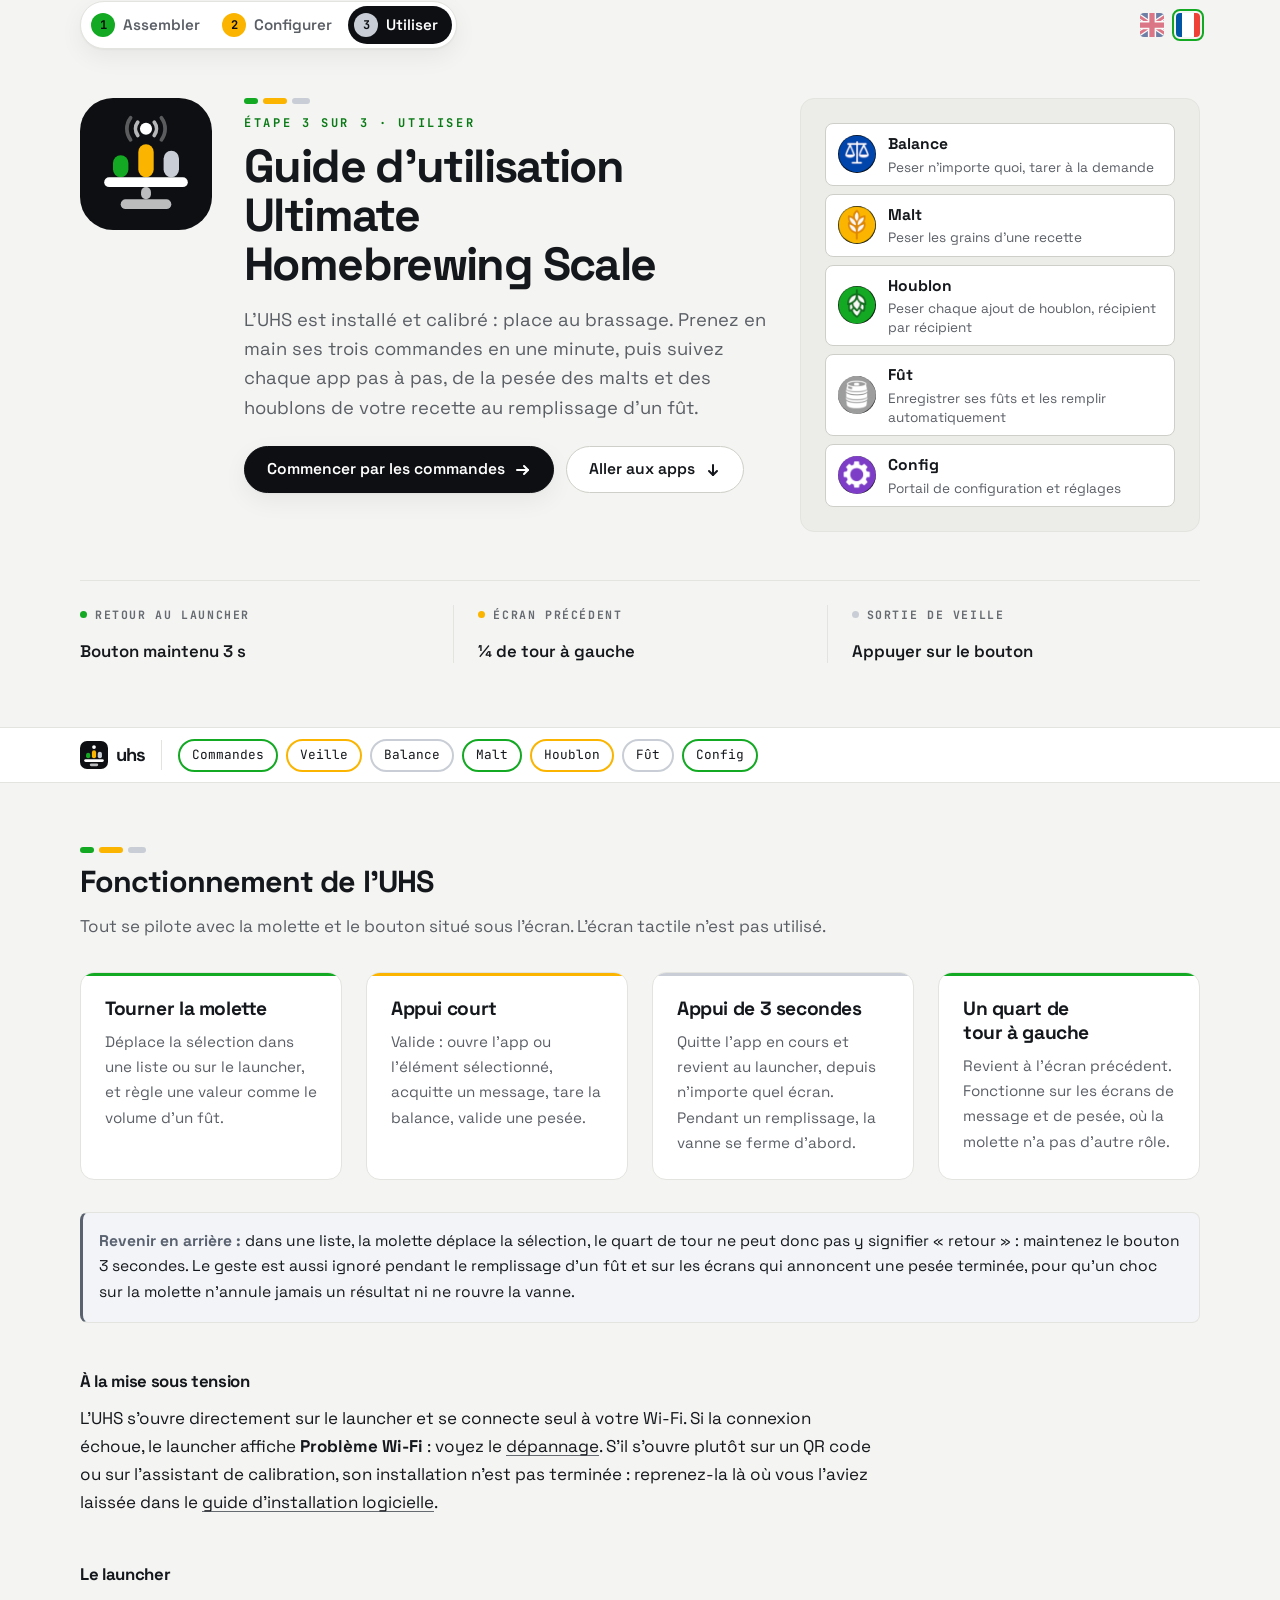
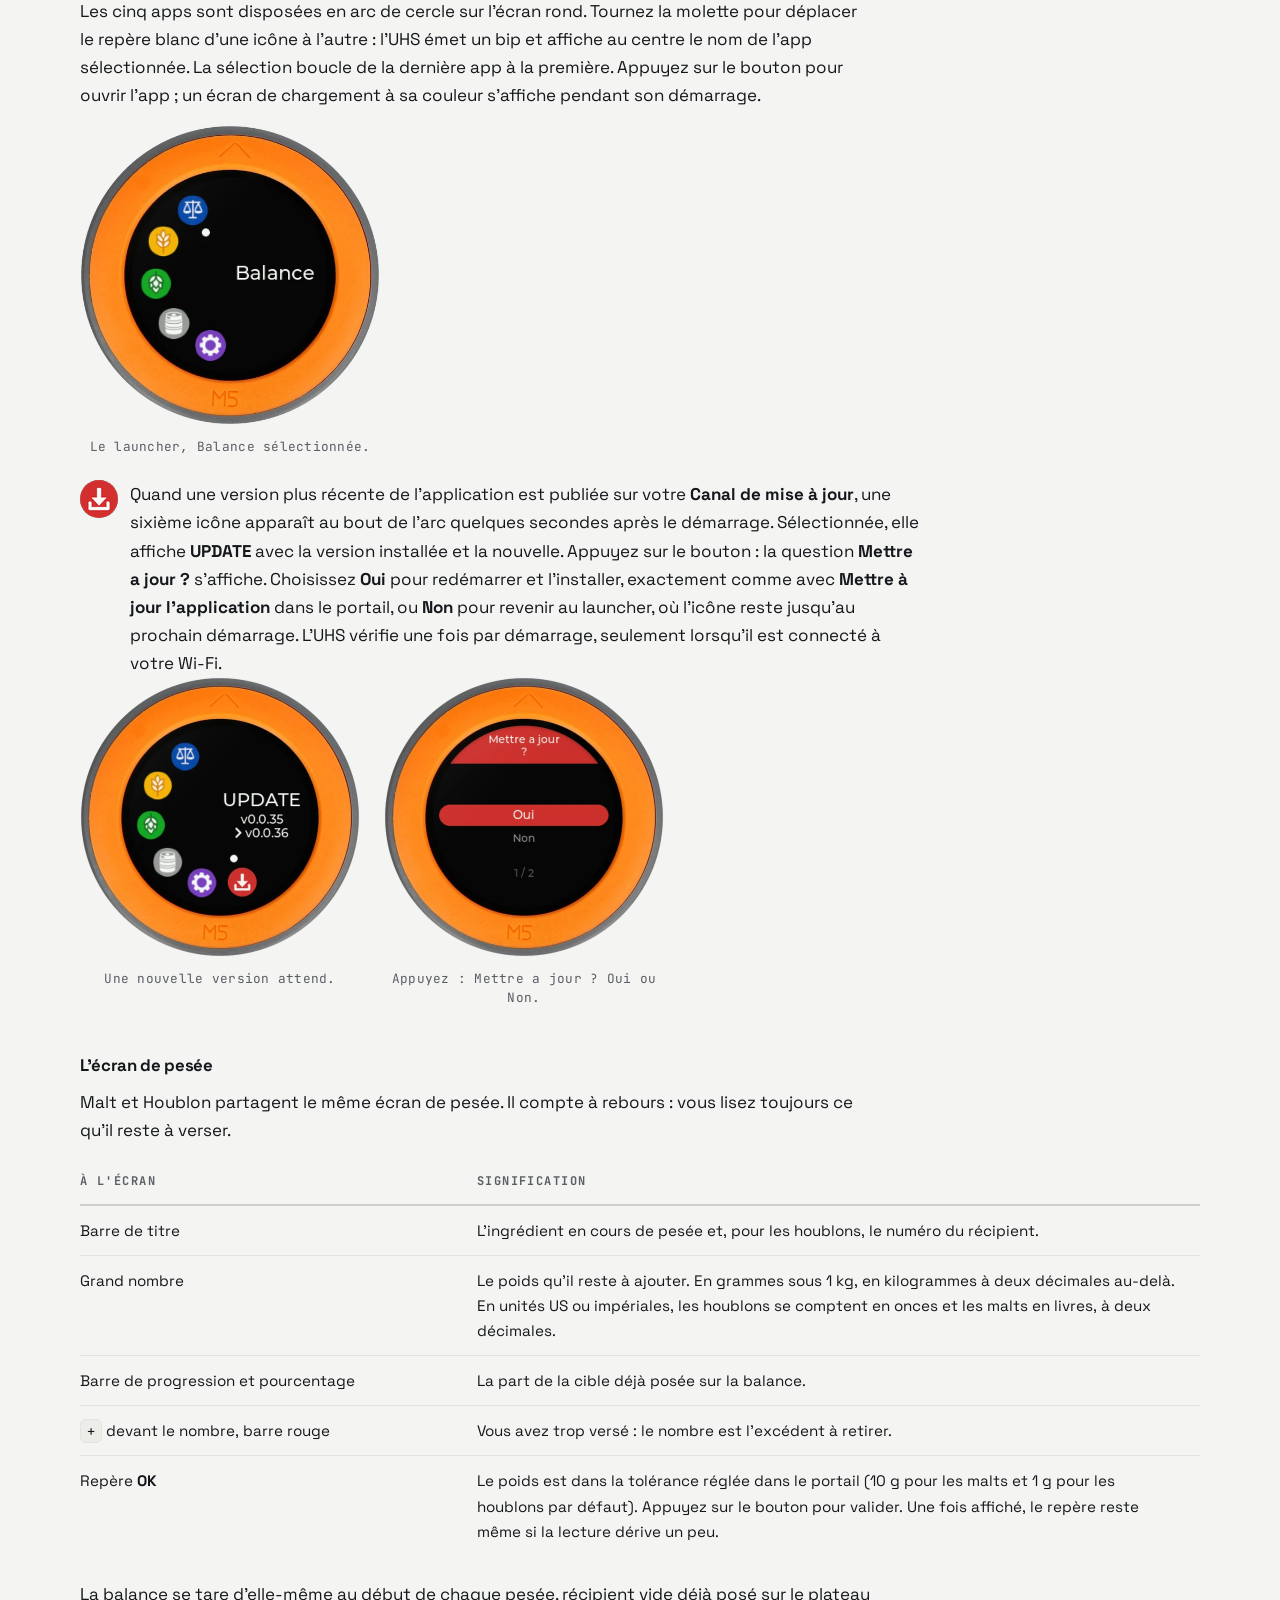
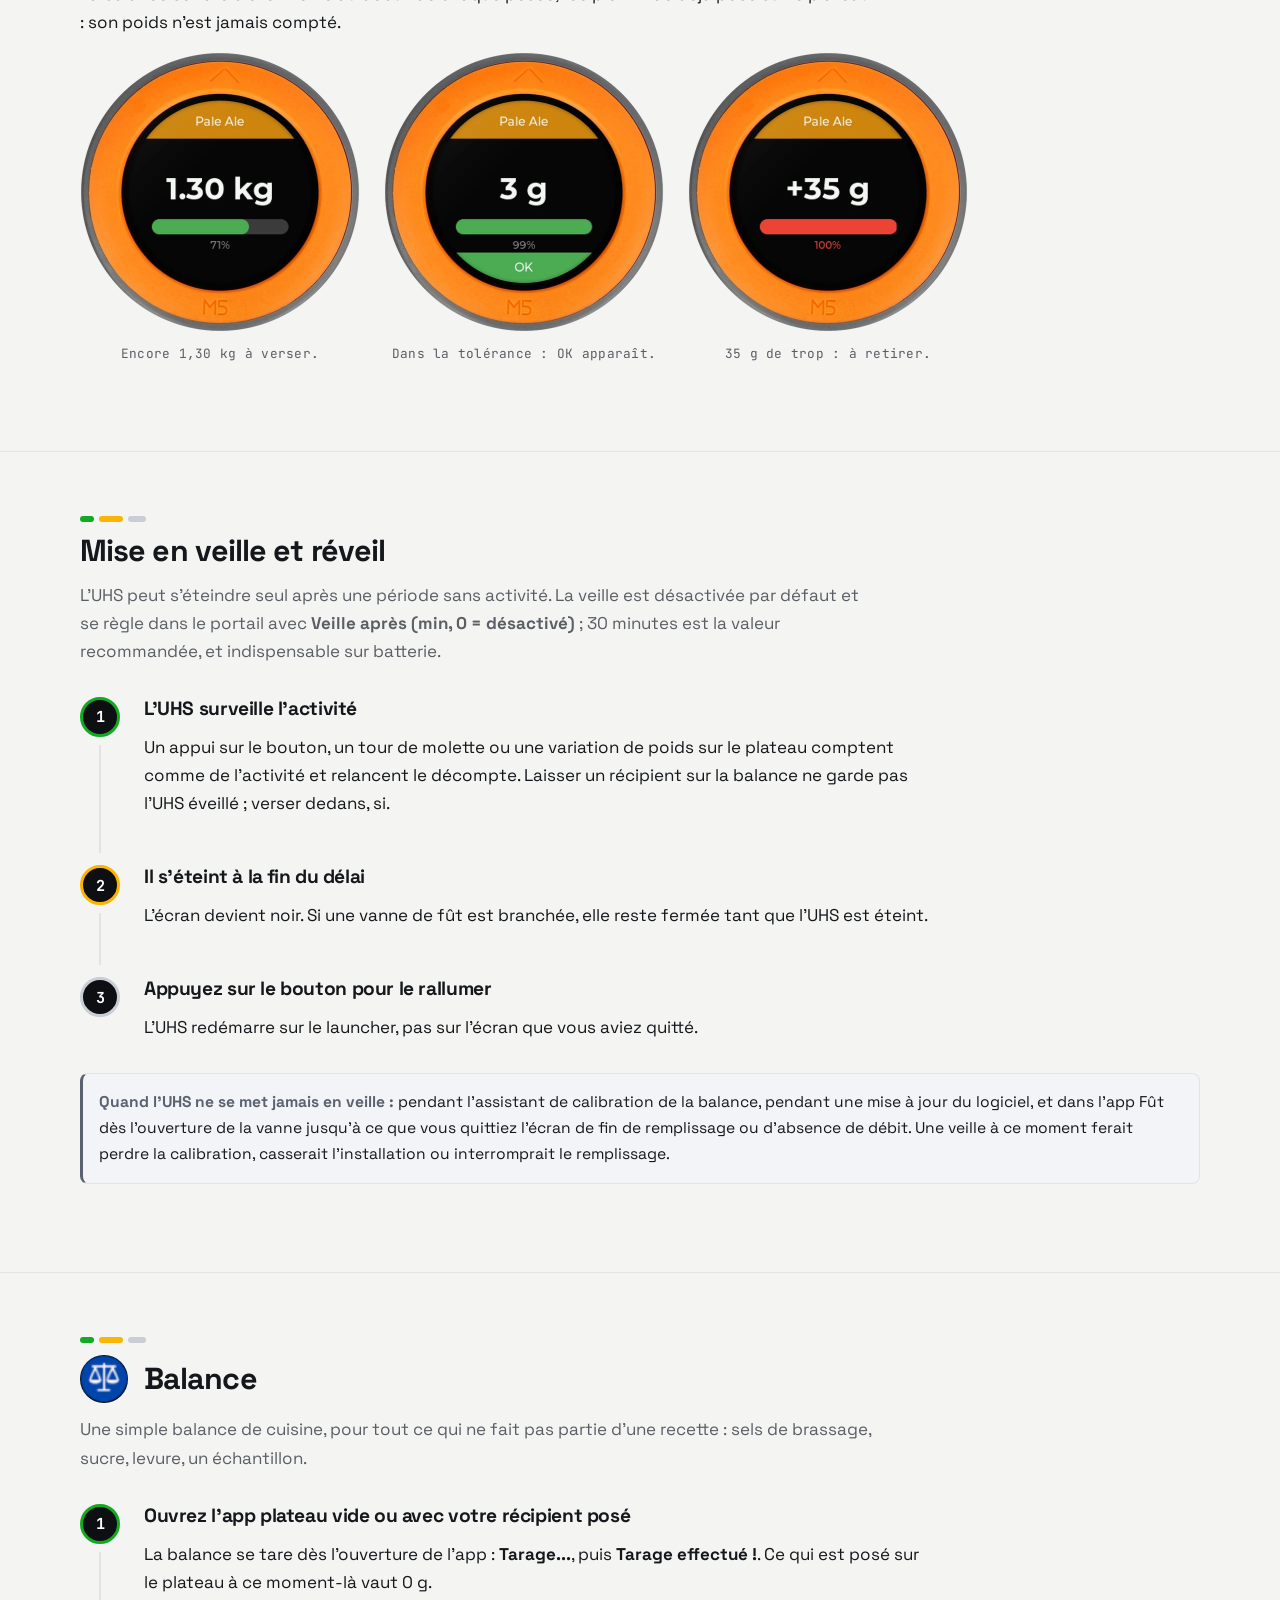
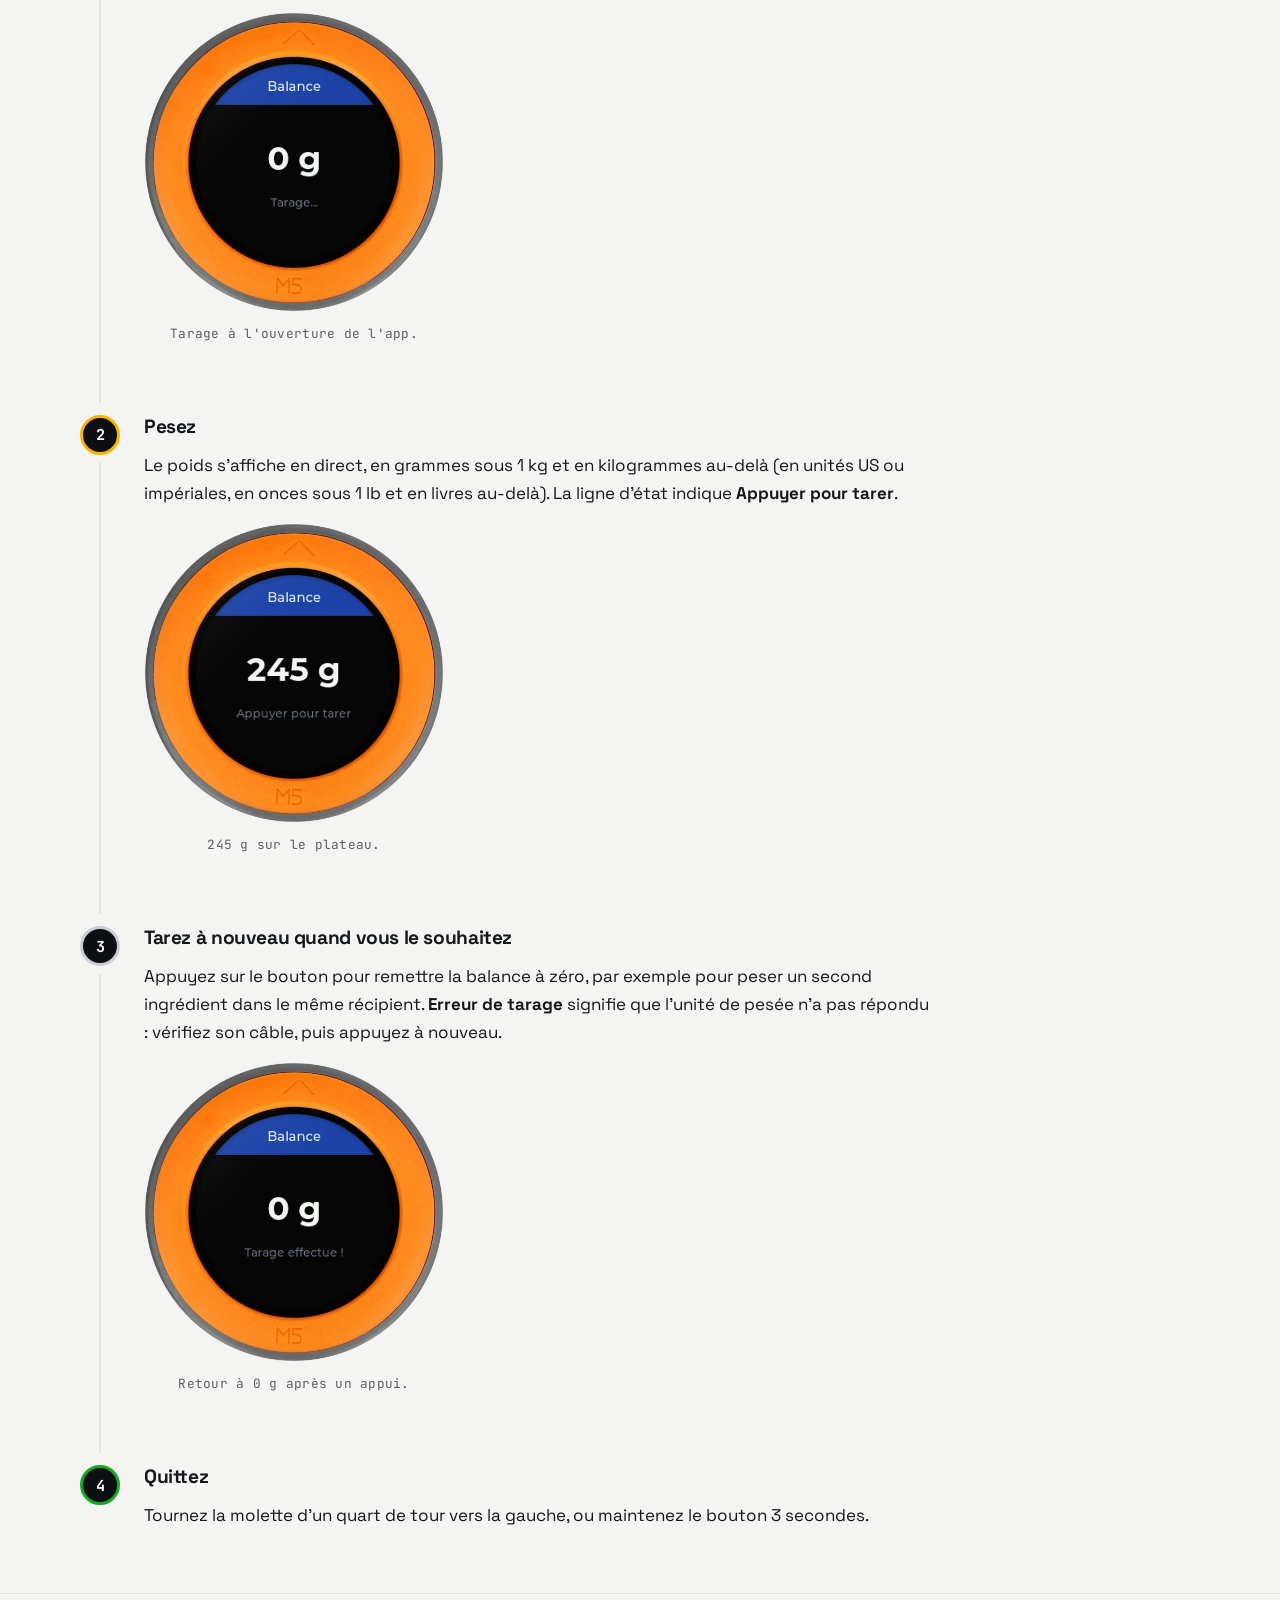
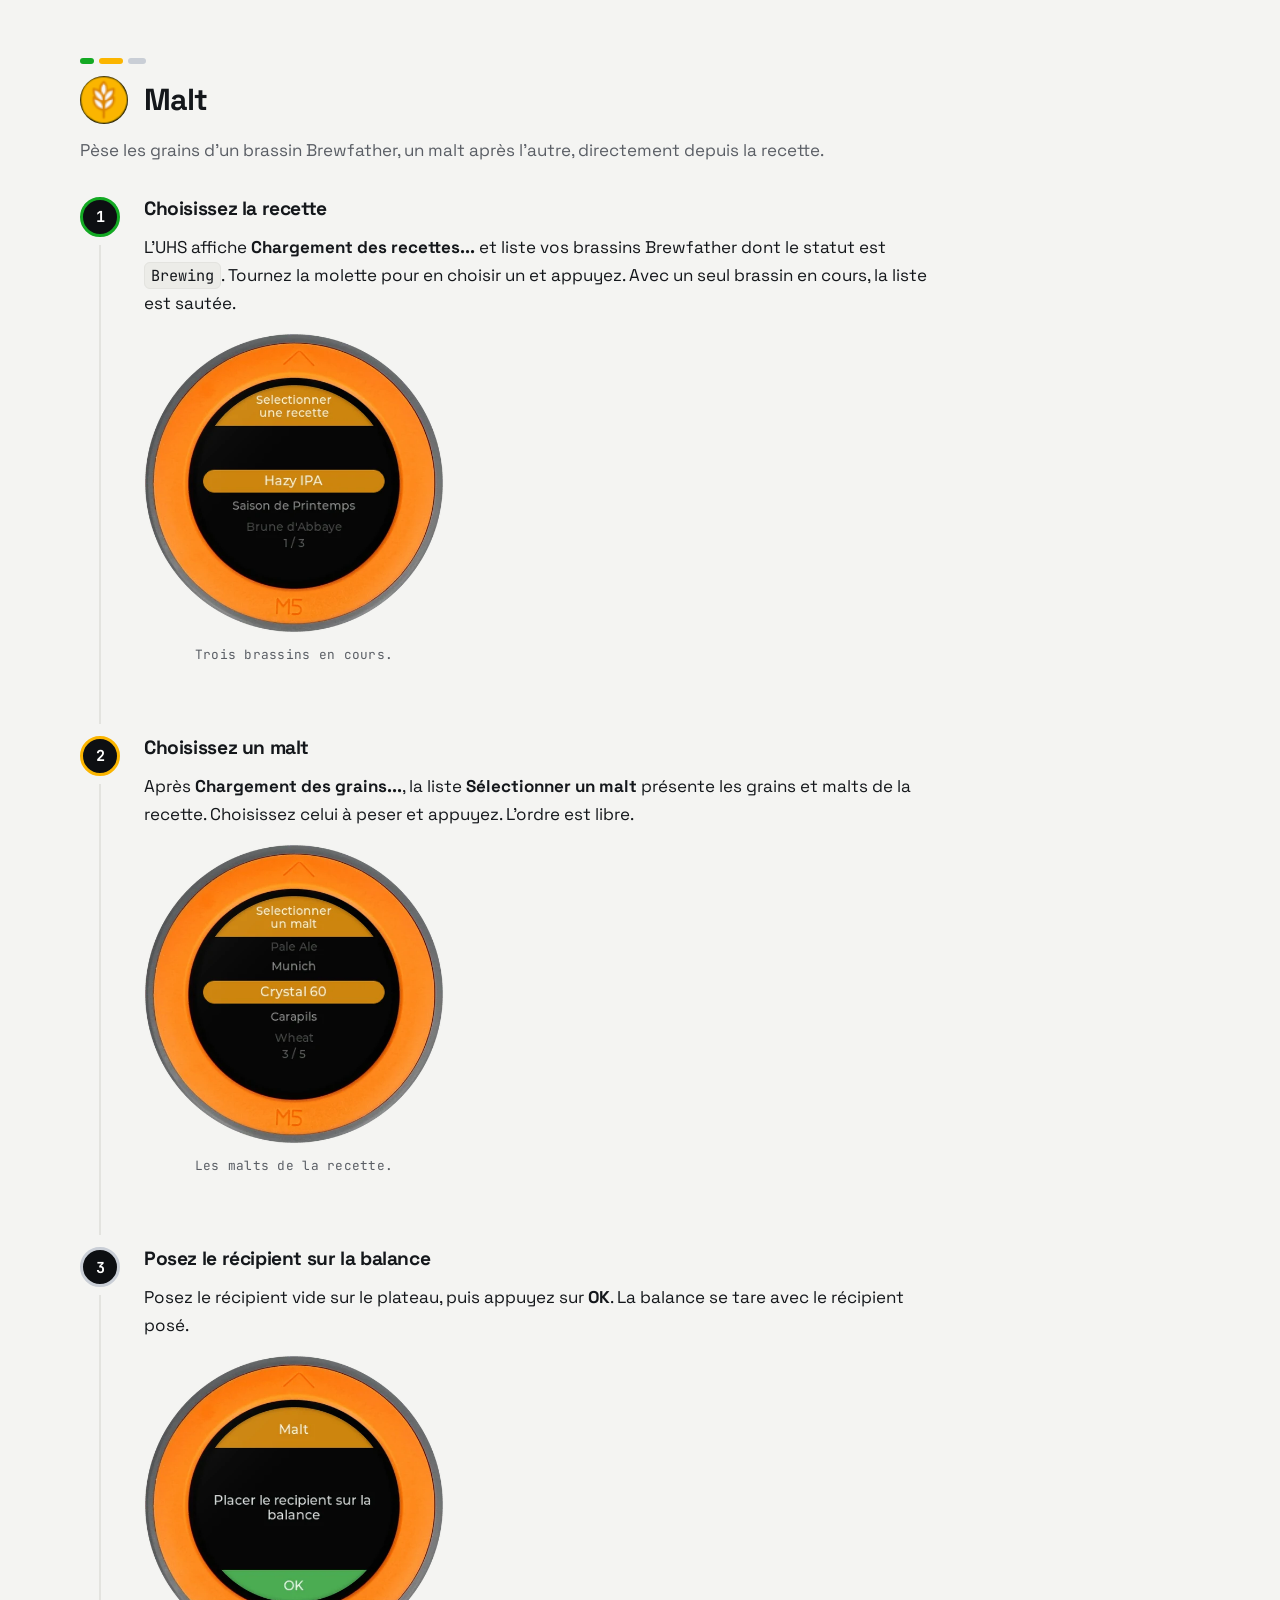
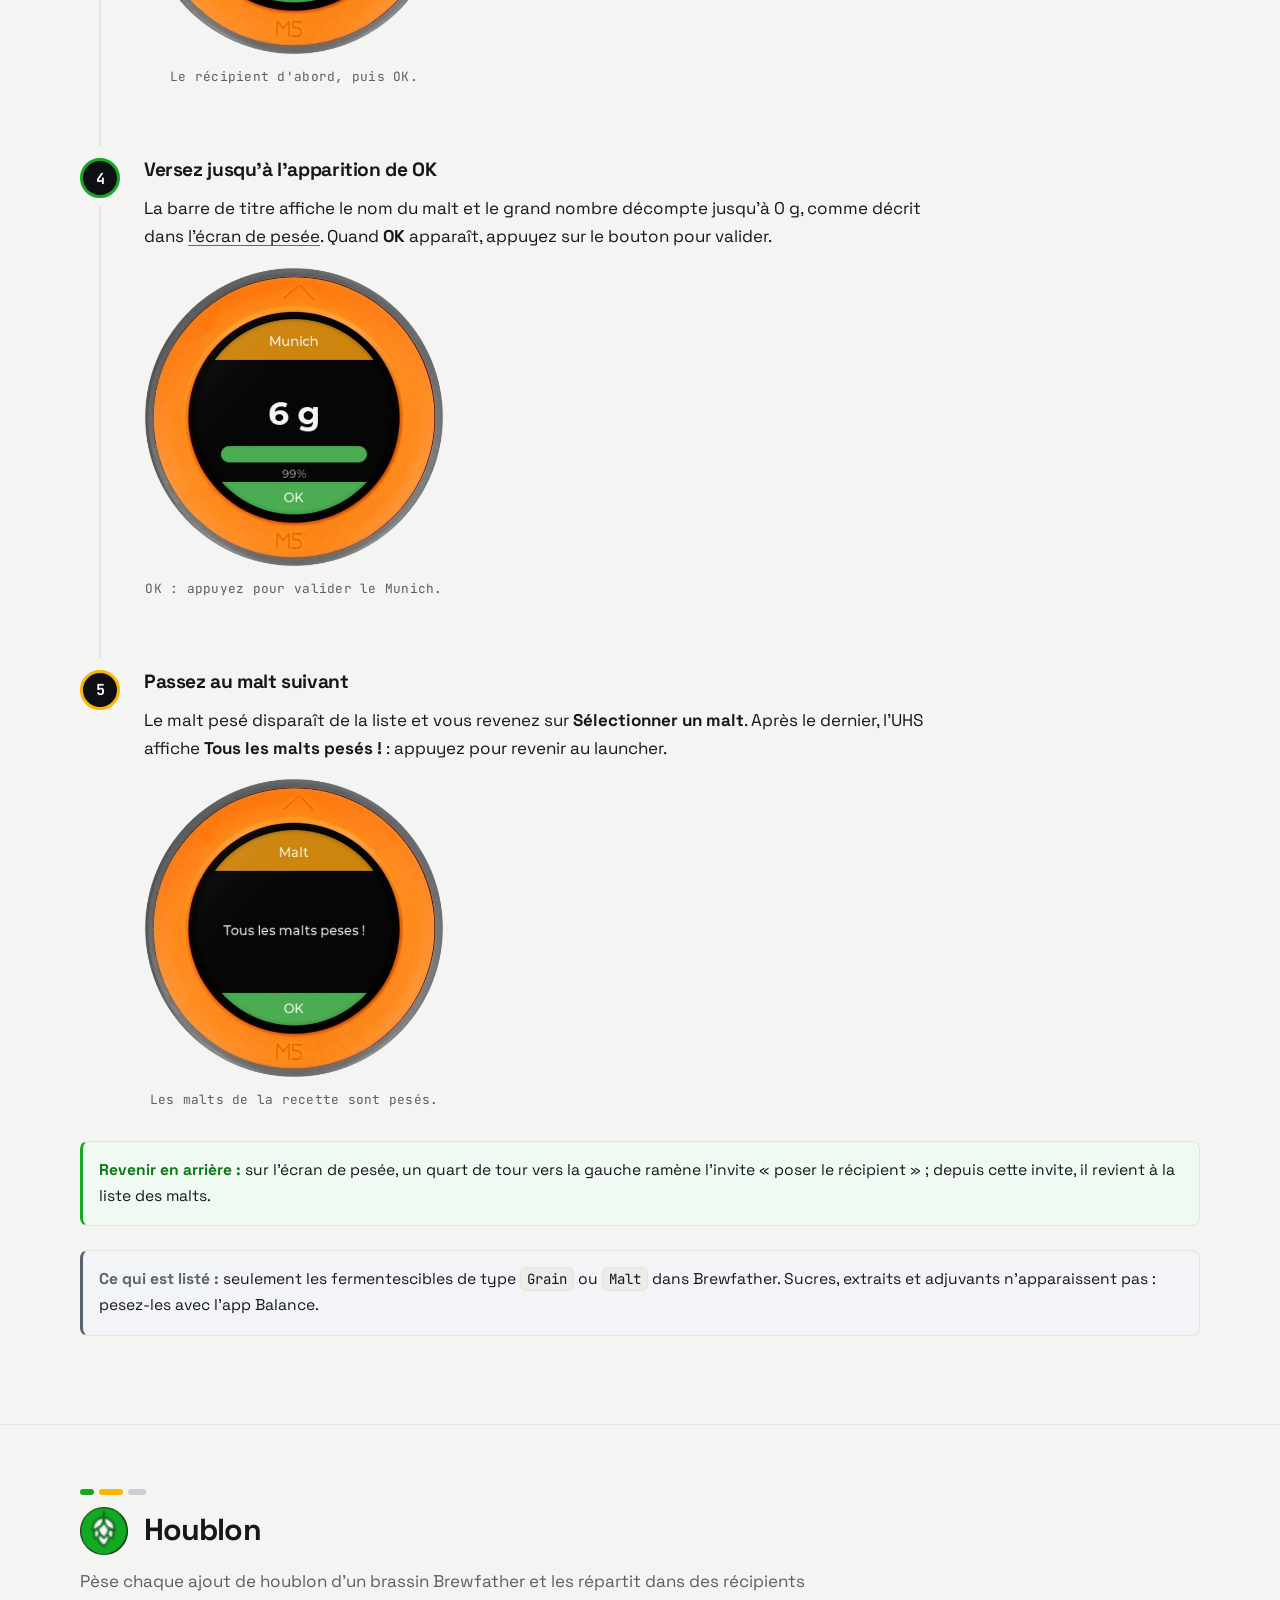
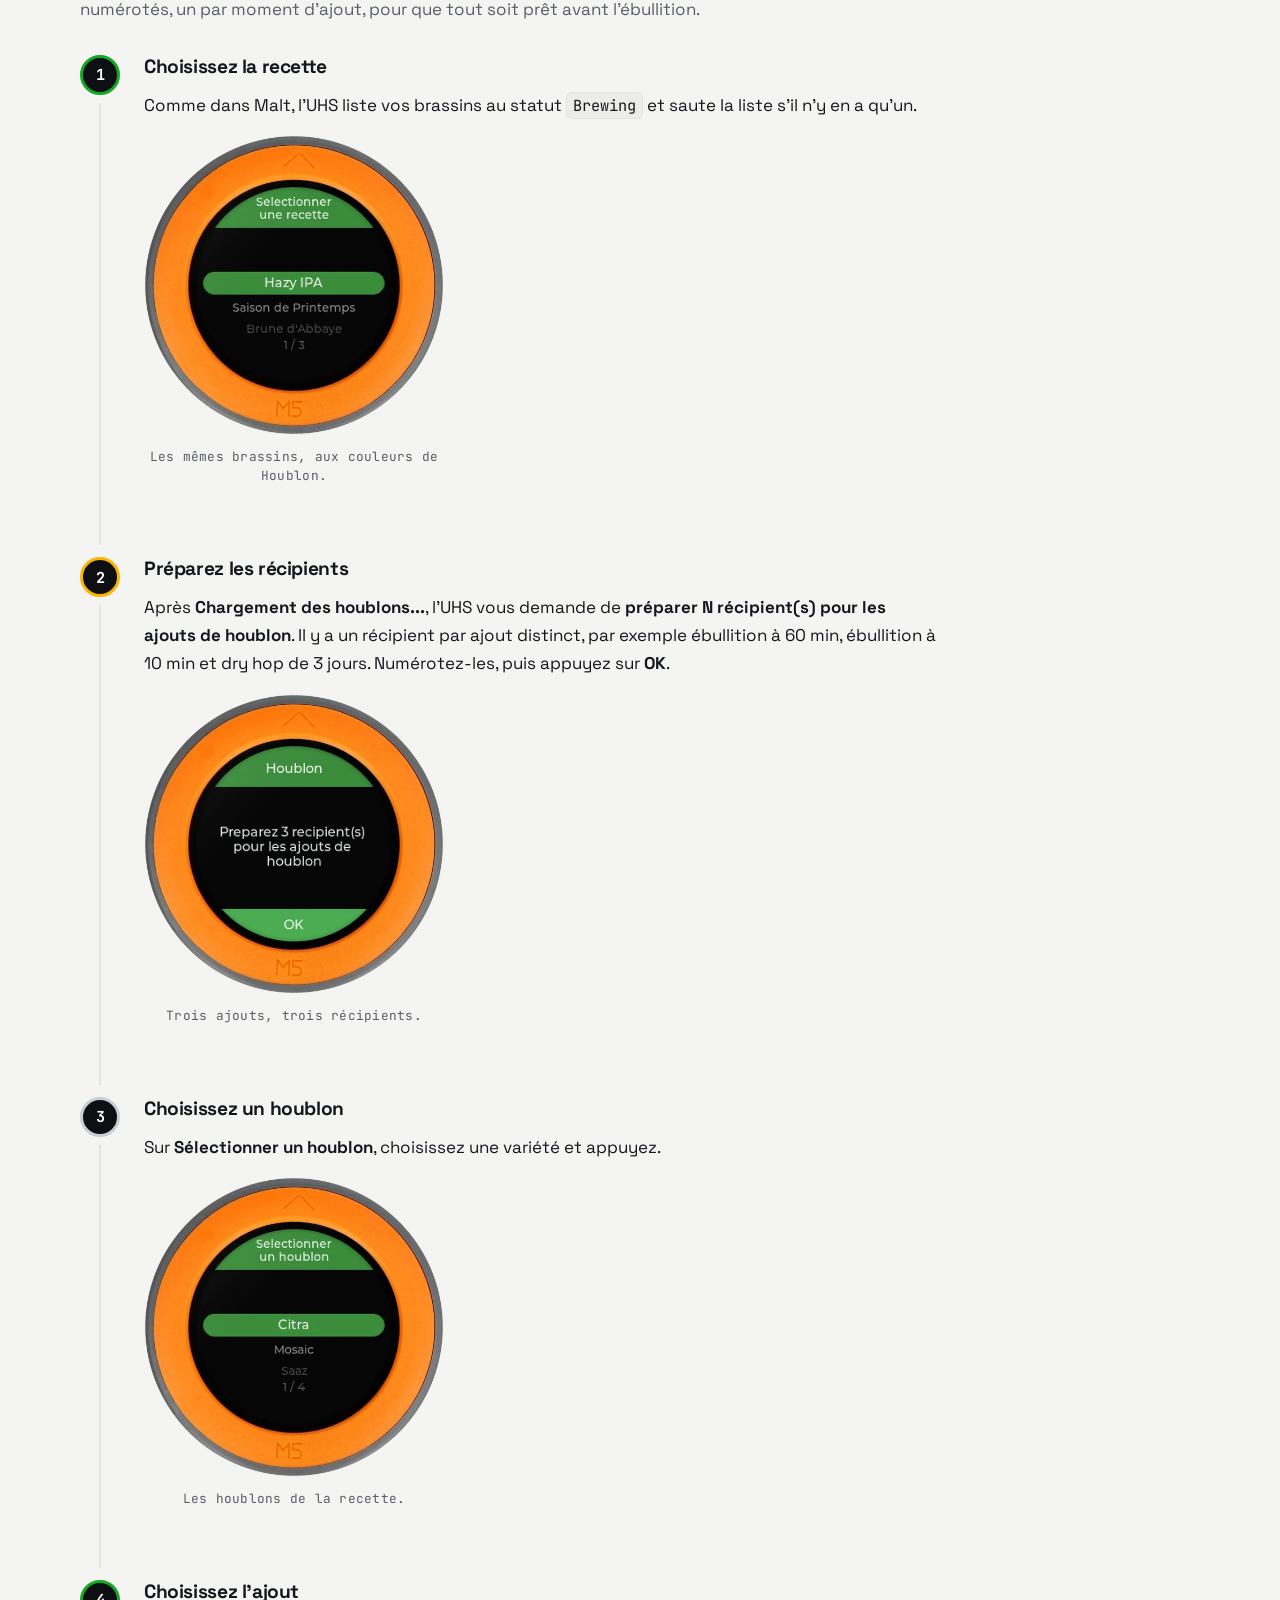
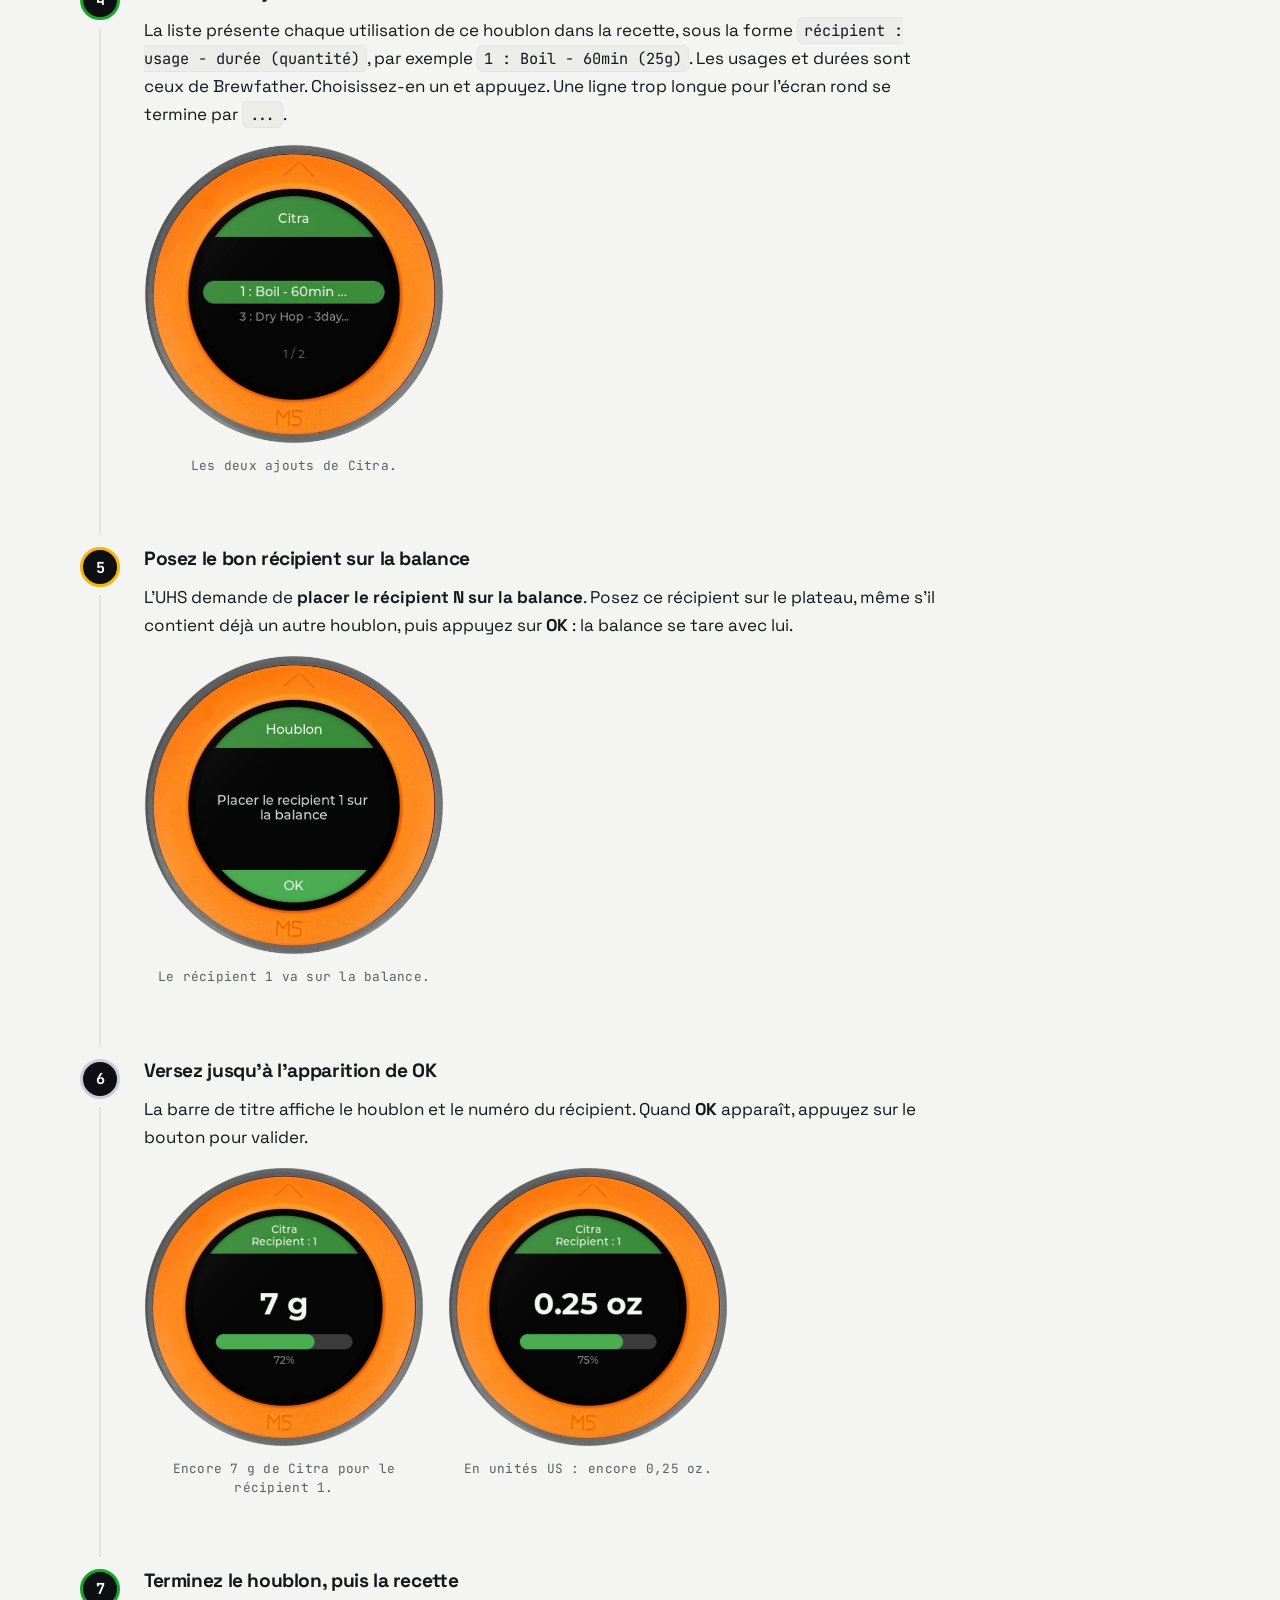
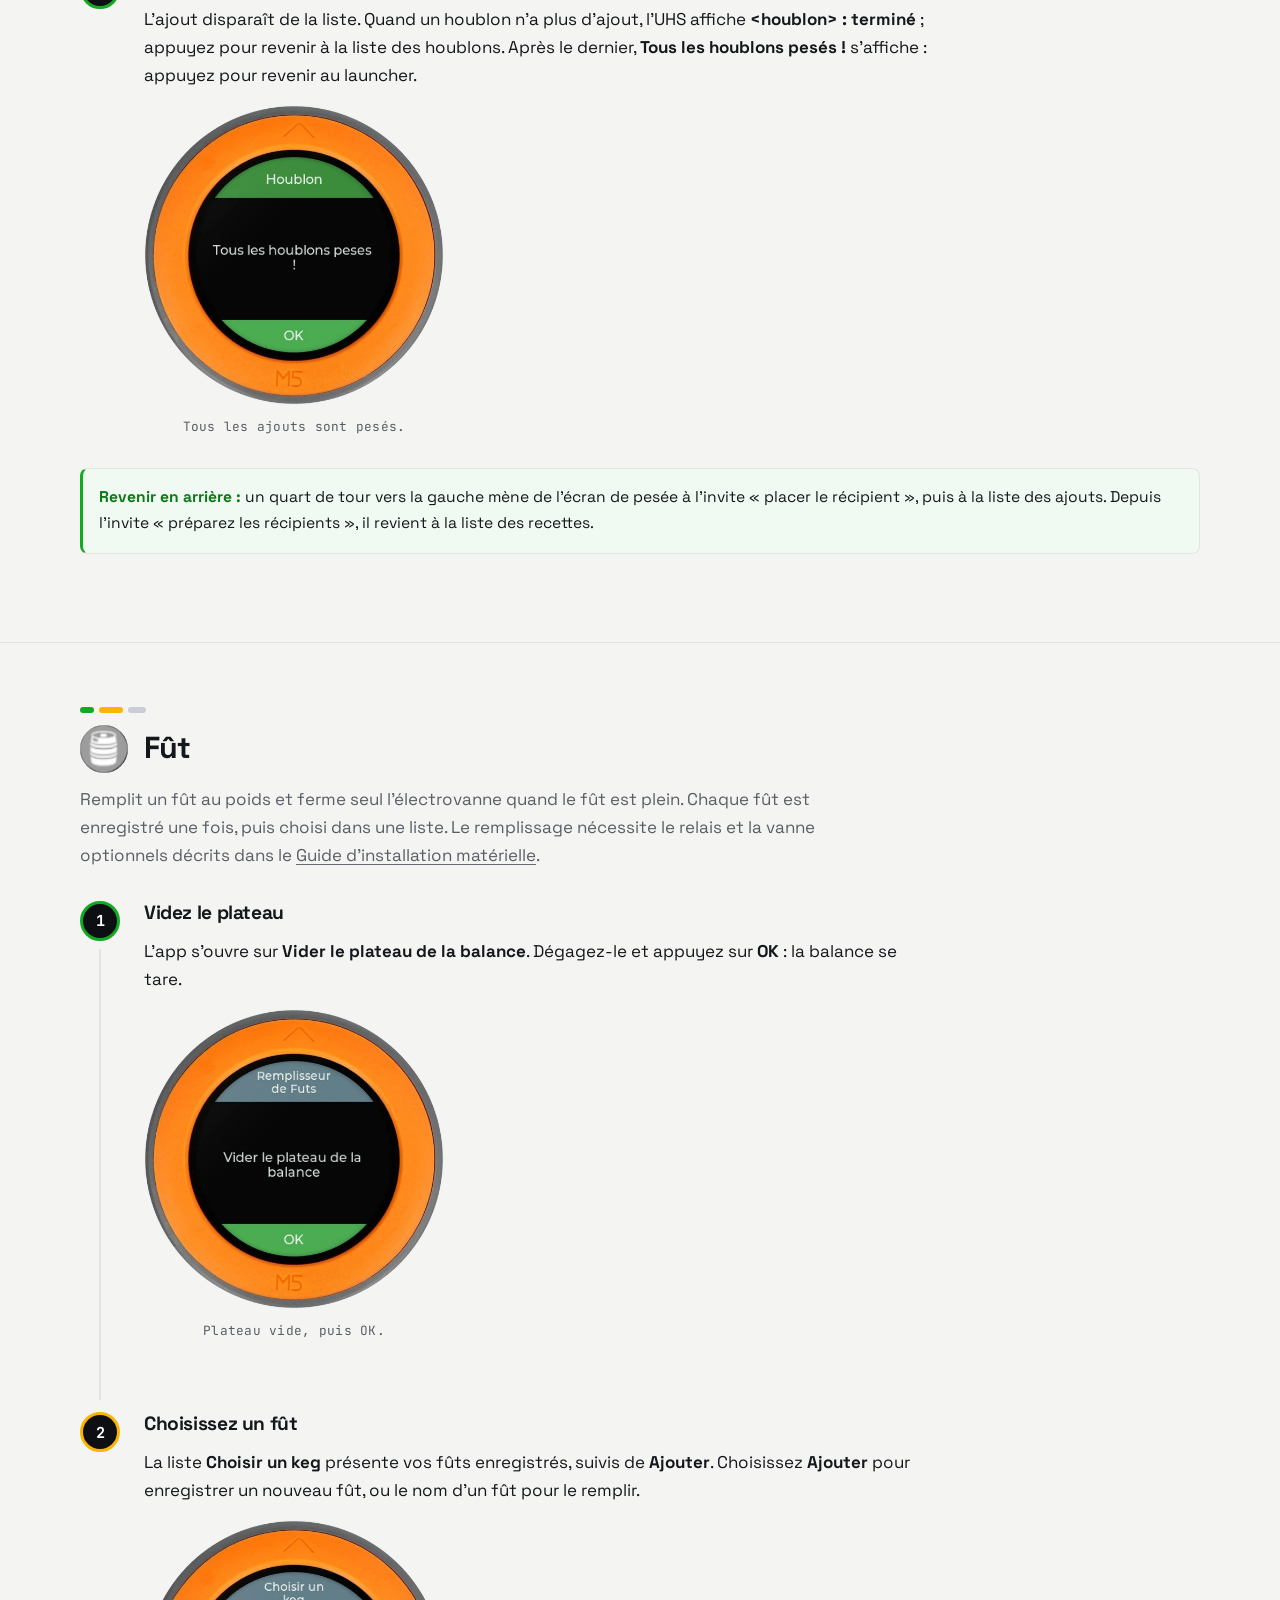
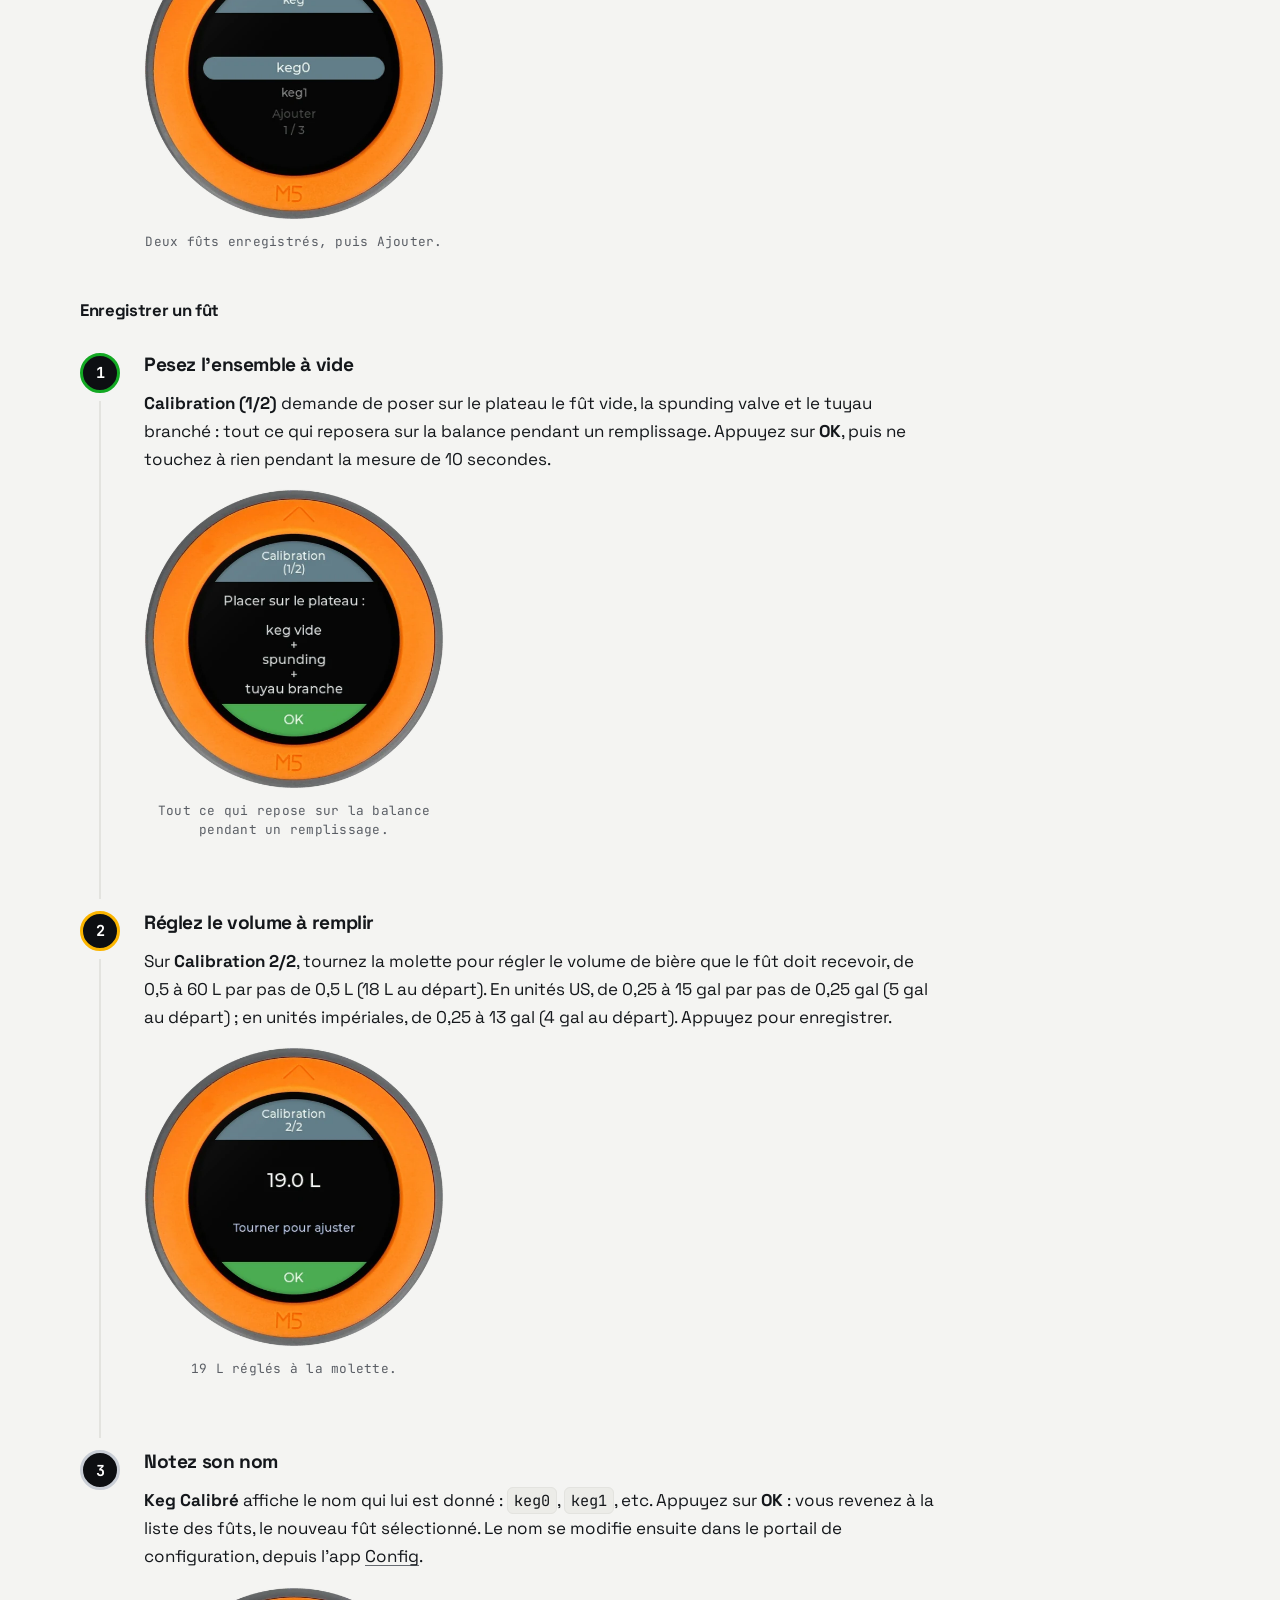
<file: docs/UserGuide/fr/index.html>
<!doctype html>
<html lang="fr">
  <head>
    <meta charset="utf-8">
    <meta name="viewport" content="width=device-width, initial-scale=1">
    <title>Guide d'utilisation Ultimate Homebrewing Scale</title>
    <meta
      name="description"
      content="Utiliser Ultimate Homebrewing Scale sur le M5Stack Dial : commandes, mise en veille et réveil, et parcours détaillé des apps Balance, Malt, Houblon, Fût et Config."
    >
    <link rel="stylesheet" href="../../assets/css/uhs-docs.css">
    <link rel="icon" type="image/png" sizes="32x32" href="../../assets/logo/uhs-logo-dark-32.png">
    <link rel="icon" type="image/png" sizes="16x16" href="../../assets/logo/uhs-logo-dark-16.png">
    <link rel="apple-touch-icon" sizes="180x180" href="../../assets/logo/uhs-logo-dark-180.png">
    <meta property="og:image" content="https://bnbbrewers.github.io/UltimateHomebrewingScale/assets/logo/uhs-logo-dark-1024.png">
  </head>
  <body>
    <a class="uhs-skip" href="#main">Aller au contenu</a>

    <header class="uhs-header">
      <div class="wrap">
        <nav class="uhs-guides" aria-label="Guides">
          <a href="../../HardwareInstallationGuide/fr/" title="Assembler"><span class="uhs-guides__num">1</span><span class="uhs-guides__label">Assembler</span></a>
          <a href="../../SoftwareInstallationGuide/fr/" title="Configurer"><span class="uhs-guides__num">2</span><span class="uhs-guides__label">Configurer</span></a>
          <a href="../../UserGuide/fr/" aria-current="page" title="Utiliser"><span class="uhs-guides__num">3</span><span class="uhs-guides__label">Utiliser</span></a>
        </nav>
        <nav class="uhs-lang" aria-label="Langue">
          <a href="../en/" hreflang="en" lang="en" title="English" aria-label="English"><img src="../../assets/flags/en.svg" alt="" width="24" height="24"></a>
          <a href="./" hreflang="fr" lang="fr" aria-current="true" title="Français" aria-label="Français"><img src="../../assets/flags/fr.svg" alt="" width="24" height="24"></a>
        </nav>
      </div>
    </header>

    <section class="uhs-hero" aria-labelledby="page-title">
      <div class="wrap">
        <div class="uhs-hero__grid">
          <div class="uhs-hero__head">
            <svg class="uhs-hero__logo" viewBox="0 0 120 120" role="img" aria-label="Ultimate Homebrewing Scale">
              <rect width="120" height="120" rx="30" fill="#0D0F12"/>
              <g fill="none" stroke="#FFFFFF" stroke-width="3.4" stroke-linecap="round">
                <path d="M46 38A16.5 16.5 0 0 1 46 18" stroke-opacity=".32"/>
                <path d="M74 18A16.5 16.5 0 0 1 74 38" stroke-opacity=".32"/>
                <path d="M52.5 34A10 10 0 0 1 52.5 22" stroke-opacity=".7"/>
                <path d="M67.5 22A10 10 0 0 1 67.5 34" stroke-opacity=".7"/>
              </g>
              <circle cx="60" cy="28" r="5.5" fill="#FFFFFF"/>
              <rect x="30" y="52" width="14" height="20" rx="7" fill="#13A923"/>
              <rect x="53" y="42" width="14" height="30" rx="7" fill="#FBB500"/>
              <rect x="76" y="48" width="14" height="24" rx="7" fill="#C9CED6"/>
              <rect x="22" y="72" width="76" height="9" rx="4.5" fill="#FFFFFF"/>
              <rect x="55.5" y="81" width="9" height="11" rx="4.5" fill="#FFFFFF" fill-opacity=".72"/>
              <rect x="37" y="92" width="46" height="9" rx="4.5" fill="#FFFFFF" fill-opacity=".72"/>
            </svg>

            <div class="uhs-hero__text">
              <span class="uhs-rule" aria-hidden="true"><i></i><i></i><i></i></span>
              <p class="uhs-eyebrow">Étape 3 sur 3 · Utiliser</p>
              <h1 id="page-title">Guide d'utilisation Ultimate Homebrewing Scale</h1>
              <p class="uhs-lede">
                L'UHS est installé et calibré : place au brassage. Prenez en main ses trois commandes en une minute,
                puis suivez chaque app pas à pas, de la pesée des malts et des houblons de votre recette au
                remplissage d'un fût.
              </p>
              <div class="uhs-actions">
                <a class="uhs-btn" href="#controls">
                  Commencer par les commandes
                  <svg width="16" height="16" viewBox="0 0 16 16" fill="none" stroke="currentColor" stroke-width="2" stroke-linecap="round" stroke-linejoin="round" aria-hidden="true"><path d="M2 8h11"/><path d="M9 4l4 4-4 4"/></svg>
                </a>
                <a class="uhs-btn uhs-btn--ghost" href="#scale">
                  Aller aux apps
                  <svg width="16" height="16" viewBox="0 0 16 16" fill="none" stroke="currentColor" stroke-width="2" stroke-linecap="round" stroke-linejoin="round" aria-hidden="true"><path d="M8 3v10"/><path d="M4 9l4 4 4-4"/></svg>
                </a>
              </div>
            </div>
          </div>

          <aside class="uhs-hero__panel" aria-label="Apps du launcher">
            <ul class="uhs-applist">
              <li>
                <a href="#scale">
                  <img src="../img/Scale.png" width="38" height="38" alt="">
                  <div><strong>Balance</strong><span>Peser n'importe quoi, tarer à la demande</span></div>
                </a>
              </li>
              <li>
                <a href="#malt">
                  <img src="../img/Malt.png" width="38" height="38" alt="">
                  <div><strong>Malt</strong><span>Peser les grains d'une recette</span></div>
                </a>
              </li>
              <li>
                <a href="#hop">
                  <img src="../img/Hop.png" width="38" height="38" alt="">
                  <div><strong>Houblon</strong><span>Peser chaque ajout de houblon, récipient par récipient</span></div>
                </a>
              </li>
              <li>
                <a href="#keg">
                  <img src="../img/Keg.png" width="38" height="38" alt="">
                  <div><strong>Fût</strong><span>Enregistrer ses fûts et les remplir automatiquement</span></div>
                </a>
              </li>
              <li>
                <a href="#settings">
                  <img src="../img/Parameters.png" width="38" height="38" alt="">
                  <div><strong>Config</strong><span>Portail de configuration et réglages</span></div>
                </a>
              </li>
            </ul>
          </aside>
        </div>

        <div class="uhs-facts">
          <div>
            <p class="uhs-facts__label">Retour au launcher</p>
            <p class="uhs-facts__value">Bouton maintenu 3 s</p>
          </div>
          <div>
            <p class="uhs-facts__label">Écran précédent</p>
            <p class="uhs-facts__value">¼ de tour à gauche</p>
          </div>
          <div>
            <p class="uhs-facts__label">Sortie de veille</p>
            <p class="uhs-facts__value">Appuyer sur le bouton</p>
          </div>
        </div>
      </div>
    </section>

    <nav class="uhs-toc" aria-label="Sur cette page">
      <div class="wrap">
        <a class="uhs-toc__brand" href="/UltimateHomebrewingScale/" aria-label="Ultimate Homebrewing Scale — accueil de la documentation">
          <svg width="28" height="28" viewBox="0 0 120 120" aria-hidden="true">
            <rect width="120" height="120" rx="30" fill="#0D0F12"/>
            <circle cx="60" cy="26" r="8" fill="#FFFFFF"/>
            <rect x="26" y="50" width="18" height="24" rx="9" fill="#13A923"/>
            <rect x="51" y="40" width="18" height="34" rx="9" fill="#FBB500"/>
            <rect x="76" y="46" width="18" height="28" rx="9" fill="#C9CED6"/>
            <rect x="18" y="78" width="84" height="12" rx="6" fill="#FFFFFF"/>
            <rect x="42" y="96" width="36" height="12" rx="6" fill="#FFFFFF" fill-opacity=".72"/>
          </svg>
          <span>uhs</span>
        </a>
        <div class="uhs-toc__sep" aria-hidden="true"></div>
        <ul>
          <li><a href="#controls">Commandes</a></li>
          <li><a href="#standby">Veille</a></li>
          <li><a href="#scale">Balance</a></li>
          <li><a href="#malt">Malt</a></li>
          <li><a href="#hop">Houblon</a></li>
          <li><a href="#keg">Fût</a></li>
          <li><a href="#settings">Config</a></li>
        </ul>
      </div>
    </nav>

    <main id="main">
      <section id="controls" class="uhs-section">
        <div class="wrap">
          <span class="uhs-rule" aria-hidden="true"><i></i><i></i><i></i></span>
          <h2>Fonctionnement de l'UHS</h2>
          <p class="uhs-section__intro">
            Tout se pilote avec la molette et le bouton situé sous l'écran. L'écran tactile n'est pas
            utilisé.
          </p>

          <div class="uhs-cards">
            <article class="uhs-card">
              <h3>Tourner la molette</h3>
              <p>Déplace la sélection dans une liste ou sur le launcher, et règle une valeur comme le volume d'un fût.</p>
            </article>
            <article class="uhs-card">
              <h3>Appui court</h3>
              <p>Valide : ouvre l'app ou l'élément sélectionné, acquitte un message, tare la balance, valide une pesée.</p>
            </article>
            <article class="uhs-card">
              <h3>Appui de 3 secondes</h3>
              <p>Quitte l'app en cours et revient au launcher, depuis n'importe quel écran. Pendant un remplissage, la vanne se ferme d'abord.</p>
            </article>
            <article class="uhs-card">
              <h3>Un quart de tour à gauche</h3>
              <p>Revient à l'écran précédent. Fonctionne sur les écrans de message et de pesée, où la molette n'a pas d'autre rôle.</p>
            </article>
          </div>

          <div class="uhs-note uhs-note--info">
            <p><strong class="uhs-note__label">Revenir en arrière :</strong> dans une liste, la molette déplace la sélection, le
            quart de tour ne peut donc pas y signifier « retour » : maintenez le bouton 3 secondes. Le geste est
            aussi ignoré pendant le remplissage d'un fût et sur les écrans qui annoncent une pesée terminée, pour
            qu'un choc sur la molette n'annule jamais un résultat ni ne rouvre la vanne.</p>
          </div>

          <h3 class="uhs-subhead">À la mise sous tension</h3>
          <p>
            L'UHS s'ouvre directement sur le launcher et se connecte seul à votre Wi-Fi. Si la connexion échoue, le
            launcher affiche <strong>Problème Wi-Fi</strong> : voyez le <a href="#troubleshooting">dépannage</a>.
            S'il s'ouvre plutôt sur un QR code ou sur l'assistant de calibration, son installation n'est pas
            terminée : reprenez-la là où vous l'aviez laissée dans le
            <a href="../../SoftwareInstallationGuide/fr/">guide d'installation logicielle</a>.
          </p>

          <h3 class="uhs-subhead">Le launcher</h3>
          <p>
            Les cinq apps sont disposées en arc de cercle sur l'écran rond. Tournez la molette pour déplacer le
            repère blanc d'une icône à l'autre : l'UHS émet un bip et affiche au centre le nom de l'app
            sélectionnée. La sélection boucle de la dernière app à la première. Appuyez sur le bouton pour ouvrir
            l'app ; un écran de chargement à sa couleur s'affiche pendant son démarrage.
          </p>
          <figure class="uhs-figure uhs-figure--dial">
            <img src="../img/screen-launcher-fr.webp" width="560" height="560" alt="Launcher : les cinq icônes d'apps en arc sur la gauche, le repère blanc à côté de l'icône Balance et le nom Balance au centre">
            <figcaption>Le launcher, Balance sélectionnée.</figcaption>
          </figure>

          <div class="uhs-icon-note">
            <img src="../img/Update.png" width="38" height="38" alt="Icône de mise à jour : une flèche vers un bac sur un disque rouge">
            <p>
            Quand une version plus récente de l'application est publiée sur votre <strong>Canal de mise à jour</strong>,
            une sixième icône apparaît au bout de l'arc quelques secondes après le démarrage. Sélectionnée, elle
            affiche <strong>UPDATE</strong> avec la version installée et la nouvelle. Appuyez sur le bouton : la question
            <strong>Mettre a jour ?</strong> s'affiche. Choisissez <strong>Oui</strong> pour redémarrer et l'installer,
            exactement comme avec <strong>Mettre à jour l'application</strong> dans le portail, ou <strong>Non</strong> pour revenir au
            launcher, où l'icône reste jusqu'au prochain démarrage. L'UHS
            vérifie une fois par démarrage, seulement lorsqu'il est connecté à votre Wi-Fi.
            </p>
          </div>
          <div class="uhs-figures uhs-figures--dial">
            <figure class="uhs-figure uhs-figure--dial">
              <img src="../img/screen-launcher-update-fr.webp" width="560" height="560" alt="Launcher avec une sixième icône rouge en bout d'arc, sélectionnée : UPDATE, v0.0.35, puis une flèche et v0.0.36">
              <figcaption>Une nouvelle version attend.</figcaption>
            </figure>
            <figure class="uhs-figure uhs-figure--dial">
              <img src="../img/screen-update-prompt-fr.webp" width="560" height="560" alt="Titre rouge Mettre a jour ? avec les choix Oui en surbrillance et Non, et le compteur 1 / 2">
              <figcaption>Appuyez : Mettre a jour ? Oui ou Non.</figcaption>
            </figure>
          </div>

          <h3 class="uhs-subhead" id="weighing-screen">L'écran de pesée</h3>
          <p>
            Malt et Houblon partagent le même écran de pesée. Il compte à rebours : vous lisez toujours ce qu'il
            reste à verser.
          </p>
          <div class="uhs-table-wrap">
            <table class="uhs-table">
              <thead>
                <tr>
                  <th>À l'écran</th>
                  <th>Signification</th>
                </tr>
              </thead>
              <tbody>
                <tr>
                  <td>Barre de titre</td>
                  <td>L'ingrédient en cours de pesée et, pour les houblons, le numéro du récipient.</td>
                </tr>
                <tr>
                  <td>Grand nombre</td>
                  <td>Le poids qu'il reste à ajouter. En grammes sous 1 kg, en kilogrammes à deux décimales au-delà. En unités US ou impériales, les houblons se comptent en onces et les malts en livres, à deux décimales.</td>
                </tr>
                <tr>
                  <td>Barre de progression et pourcentage</td>
                  <td>La part de la cible déjà posée sur la balance.</td>
                </tr>
                <tr>
                  <td><code>+</code> devant le nombre, barre rouge</td>
                  <td>Vous avez trop versé : le nombre est l'excédent à retirer.</td>
                </tr>
                <tr>
                  <td>Repère <strong>OK</strong></td>
                  <td>
                    Le poids est dans la tolérance réglée dans le portail (10 g pour les malts et 1 g pour les houblons
                    par défaut). Appuyez sur le bouton pour valider. Une fois affiché, le repère reste même si la
                    lecture dérive un peu.
                  </td>
                </tr>
              </tbody>
            </table>
          </div>
          <p>
            La balance se tare d'elle-même au début de chaque pesée, récipient vide déjà posé sur le plateau : son
            poids n'est jamais compté.
          </p>
          <div class="uhs-figures uhs-figures--dial">
            <figure class="uhs-figure uhs-figure--dial">
              <img src="../img/screen-weighing-pouring-fr.webp" width="560" height="560" alt="Écran de pesée au titre orange Pale Ale : 1.30 kg restant à verser et une barre verte à 71 %">
              <figcaption>Encore 1,30 kg à verser.</figcaption>
            </figure>
            <figure class="uhs-figure uhs-figure--dial">
              <img src="../img/screen-weighing-ok-fr.webp" width="560" height="560" alt="Écran de pesée Pale Ale : 3 g restants, la barre à 99 % et un bouton OK vert">
              <figcaption>Dans la tolérance : OK apparaît.</figcaption>
            </figure>
            <figure class="uhs-figure uhs-figure--dial">
              <img src="../img/screen-weighing-over-fr.webp" width="560" height="560" alt="Écran de pesée Pale Ale : +35 g au-dessus d'une barre rouge pleine, sans bouton OK">
              <figcaption>35 g de trop : à retirer.</figcaption>
            </figure>
          </div>
        </div>
      </section>

      <section id="standby" class="uhs-section">
        <div class="wrap">
          <span class="uhs-rule" aria-hidden="true"><i></i><i></i><i></i></span>
          <h2>Mise en veille et réveil</h2>
          <p class="uhs-section__intro">
            L'UHS peut s'éteindre seul après une période sans activité. La veille est désactivée par défaut et se
            règle dans le portail avec <strong>Veille après (min, 0 = désactivé)</strong> ; 30 minutes est la valeur
            recommandée, et indispensable sur batterie.
          </p>

          <ol class="uhs-steps">
            <li class="uhs-step">
              <h3>L'UHS surveille l'activité</h3>
              <p>
                Un appui sur le bouton, un tour de molette ou une variation de poids sur le plateau comptent comme
                de l'activité et relancent le décompte. Laisser un récipient sur la balance ne garde pas l'UHS
                éveillé ; verser dedans, si.
              </p>
            </li>
            <li class="uhs-step">
              <h3>Il s'éteint à la fin du délai</h3>
              <p>
                L'écran devient noir. Si une vanne de fût est branchée, elle reste fermée tant que l'UHS est éteint.
              </p>
            </li>
            <li class="uhs-step">
              <h3>Appuyez sur le bouton pour le rallumer</h3>
              <p>
                L'UHS redémarre sur le launcher, pas sur l'écran que vous aviez quitté.
              </p>
            </li>
          </ol>

          <div class="uhs-note uhs-note--info">
            <p><strong class="uhs-note__label">Quand l'UHS ne se met jamais en veille :</strong> pendant l'assistant de
            calibration de la balance, pendant une mise à jour du logiciel, et dans l'app Fût dès l'ouverture de la
            vanne jusqu'à ce que vous quittiez l'écran de fin de remplissage ou d'absence de débit. Une veille à ce
            moment ferait perdre la calibration, casserait l'installation ou interromprait le remplissage.</p>
          </div>
        </div>
      </section>

      <section id="scale" class="uhs-section">
        <div class="wrap">
          <span class="uhs-rule" aria-hidden="true"><i></i><i></i><i></i></span>
          <div class="uhs-app-head">
            <img src="../img/Scale.png" width="38" height="38" alt="Icône de l'app Balance : une balance à plateaux sur un disque bleu">
            <h2>Balance</h2>
          </div>
          <p class="uhs-section__intro">
            Une simple balance de cuisine, pour tout ce qui ne fait pas partie d'une recette : sels de brassage,
            sucre, levure, un échantillon.
          </p>

          <ol class="uhs-steps">
            <li class="uhs-step">
              <h3>Ouvrez l'app plateau vide ou avec votre récipient posé</h3>
              <p>
                La balance se tare dès l'ouverture de l'app : <strong>Tarage...</strong>, puis <strong>Tarage effectué !</strong>.
                Ce qui est posé sur le plateau à ce moment-là vaut 0 g.
              </p>
              <figure class="uhs-figure uhs-figure--dial">
                <img src="../img/screen-scale-taring-fr.webp" width="560" height="560" alt="App Balance : bandeau titre bleu Balance, 0 g et la ligne d'état Tarage...">
                <figcaption>Tarage à l'ouverture de l'app.</figcaption>
              </figure>
            </li>
            <li class="uhs-step">
              <h3>Pesez</h3>
              <p>
                Le poids s'affiche en direct, en grammes sous 1 kg et en kilogrammes au-delà (en unités US ou
                impériales, en onces sous 1 lb et en livres au-delà). La ligne d'état
                indique <strong>Appuyer pour tarer</strong>.
              </p>
              <figure class="uhs-figure uhs-figure--dial">
                <img src="../img/screen-scale-fr.webp" width="560" height="560" alt="App Balance : bandeau titre bleu Balance, 245 g en gros chiffres et la ligne d'état Appuyer pour tarer">
                <figcaption>245 g sur le plateau.</figcaption>
              </figure>
            </li>
            <li class="uhs-step">
              <h3>Tarez à nouveau quand vous le souhaitez</h3>
              <p>
                Appuyez sur le bouton pour remettre la balance à zéro, par exemple pour peser un second ingrédient
                dans le même récipient. <strong>Erreur de tarage</strong> signifie que l'unité de pesée n'a pas
                répondu : vérifiez son câble, puis appuyez à nouveau.
              </p>
              <figure class="uhs-figure uhs-figure--dial">
                <img src="../img/screen-scale-tared-fr.webp" width="560" height="560" alt="App Balance : bandeau titre bleu Balance, 0 g et la ligne d'état Tarage effectue !">
                <figcaption>Retour à 0 g après un appui.</figcaption>
              </figure>
            </li>
            <li class="uhs-step">
              <h3>Quittez</h3>
              <p>Tournez la molette d'un quart de tour vers la gauche, ou maintenez le bouton 3 secondes.</p>
            </li>
          </ol>
        </div>
      </section>

      <section id="malt" class="uhs-section">
        <div class="wrap">
          <span class="uhs-rule" aria-hidden="true"><i></i><i></i><i></i></span>
          <div class="uhs-app-head">
            <img src="../img/Malt.png" width="38" height="38" alt="Icône de l'app Malt : un épi d'orge sur un disque ambre">
            <h2>Malt</h2>
          </div>
          <p class="uhs-section__intro">
            Pèse les grains d'un brassin Brewfather, un malt après l'autre, directement depuis la recette.
          </p>

          <ol class="uhs-steps">
            <li class="uhs-step">
              <h3>Choisissez la recette</h3>
              <p>
                L'UHS affiche <strong>Chargement des recettes...</strong> et liste vos brassins Brewfather dont le
                statut est <code>Brewing</code>. Tournez la molette pour en choisir un et appuyez. Avec un seul
                brassin en cours, la liste est sautée.
              </p>
              <figure class="uhs-figure uhs-figure--dial">
                <img src="../img/screen-malt-recipes-fr.webp" width="560" height="560" alt="Liste orange Selectionner une recette : Hazy IPA en surbrillance, Saison de Printemps, Brune d'Abbaye, et le compteur 1 / 3">
                <figcaption>Trois brassins en cours.</figcaption>
              </figure>
            </li>
            <li class="uhs-step">
              <h3>Choisissez un malt</h3>
              <p>
                Après <strong>Chargement des grains...</strong>, la liste <strong>Sélectionner un malt</strong> présente les
                grains et malts de la recette. Choisissez celui à peser et appuyez. L'ordre est libre.
              </p>
              <figure class="uhs-figure uhs-figure--dial">
                <img src="../img/screen-malt-select-fr.webp" width="560" height="560" alt="Liste Selectionner un malt : Pale Ale, Munich, Crystal 60 en surbrillance orange, Carapils, Wheat, et le compteur 3 / 5">
                <figcaption>Les malts de la recette.</figcaption>
              </figure>
            </li>
            <li class="uhs-step">
              <h3>Posez le récipient sur la balance</h3>
              <p>
                Posez le récipient vide sur le plateau, puis appuyez sur <strong>OK</strong>. La balance se tare avec
                le récipient posé.
              </p>
              <figure class="uhs-figure uhs-figure--dial">
                <img src="../img/screen-malt-place-fr.webp" width="560" height="560" alt="Titre orange Malt, le message Placer le recipient sur la balance et un bouton OK vert">
                <figcaption>Le récipient d'abord, puis OK.</figcaption>
              </figure>
            </li>
            <li class="uhs-step">
              <h3>Versez jusqu'à l'apparition de OK</h3>
              <p>
                La barre de titre affiche le nom du malt et le grand nombre décompte jusqu'à 0 g, comme décrit dans
                <a href="#weighing-screen">l'écran de pesée</a>. Quand <strong>OK</strong> apparaît, appuyez sur le bouton
                pour valider.
              </p>
              <figure class="uhs-figure uhs-figure--dial">
                <img src="../img/screen-malt-pour-fr.webp" width="560" height="560" alt="Écran de pesée au titre orange Munich : 6 g restants, la barre à 99 % et un bouton OK vert">
                <figcaption>OK : appuyez pour valider le Munich.</figcaption>
              </figure>
            </li>
            <li class="uhs-step">
              <h3>Passez au malt suivant</h3>
              <p>
                Le malt pesé disparaît de la liste et vous revenez sur <strong>Sélectionner un malt</strong>. Après le
                dernier, l'UHS affiche <strong>Tous les malts pesés !</strong> : appuyez pour revenir au launcher.
              </p>
              <figure class="uhs-figure uhs-figure--dial">
                <img src="../img/screen-malt-done-fr.webp" width="560" height="560" alt="Titre orange Malt, le message Tous les malts peses ! et un bouton OK vert">
                <figcaption>Les malts de la recette sont pesés.</figcaption>
              </figure>
            </li>
          </ol>

          <div class="uhs-note uhs-note--tip">
            <p><strong class="uhs-note__label">Revenir en arrière :</strong> sur l'écran de pesée, un quart de tour vers la
            gauche ramène l'invite « poser le récipient » ; depuis cette invite, il revient à la liste des malts.</p>
          </div>

          <div class="uhs-note uhs-note--info">
            <p><strong class="uhs-note__label">Ce qui est listé :</strong> seulement les fermentescibles de type
            <code>Grain</code> ou <code>Malt</code> dans Brewfather. Sucres, extraits et adjuvants n'apparaissent pas :
            pesez-les avec l'app Balance.</p>
          </div>
        </div>
      </section>

      <section id="hop" class="uhs-section">
        <div class="wrap">
          <span class="uhs-rule" aria-hidden="true"><i></i><i></i><i></i></span>
          <div class="uhs-app-head">
            <img src="../img/Hop.png" width="38" height="38" alt="Icône de l'app Houblon : un cône de houblon sur un disque vert">
            <h2>Houblon</h2>
          </div>
          <p class="uhs-section__intro">
            Pèse chaque ajout de houblon d'un brassin Brewfather et les répartit dans des récipients numérotés, un
            par moment d'ajout, pour que tout soit prêt avant l'ébullition.
          </p>

          <ol class="uhs-steps">
            <li class="uhs-step">
              <h3>Choisissez la recette</h3>
              <p>
                Comme dans Malt, l'UHS liste vos brassins au statut <code>Brewing</code> et saute la liste s'il n'y
                en a qu'un.
              </p>
              <figure class="uhs-figure uhs-figure--dial">
                <img src="../img/screen-hop-recipes-fr.webp" width="560" height="560" alt="Liste verte Selectionner une recette : Hazy IPA en surbrillance, Saison de Printemps, Brune d'Abbaye, et le compteur 1 / 3">
                <figcaption>Les mêmes brassins, aux couleurs de Houblon.</figcaption>
              </figure>
            </li>
            <li class="uhs-step">
              <h3>Préparez les récipients</h3>
              <p>
                Après <strong>Chargement des houblons...</strong>, l'UHS vous demande de <strong>préparer N récipient(s)
                pour les ajouts de houblon</strong>. Il y a un récipient par ajout distinct, par exemple ébullition à
                60 min, ébullition à 10 min et dry hop de 3 jours. Numérotez-les, puis appuyez sur <strong>OK</strong>.
              </p>
              <figure class="uhs-figure uhs-figure--dial">
                <img src="../img/screen-hop-prepare-fr.webp" width="560" height="560" alt="Titre vert Houblon, le message Preparez 3 recipient(s) pour les ajouts de houblon et un bouton OK vert">
                <figcaption>Trois ajouts, trois récipients.</figcaption>
              </figure>
            </li>
            <li class="uhs-step">
              <h3>Choisissez un houblon</h3>
              <p>Sur <strong>Sélectionner un houblon</strong>, choisissez une variété et appuyez.</p>
              <figure class="uhs-figure uhs-figure--dial">
                <img src="../img/screen-hop-select-fr.webp" width="560" height="560" alt="Liste verte Selectionner un houblon : Citra en surbrillance, Mosaic, Saaz, et le compteur 1 / 4">
                <figcaption>Les houblons de la recette.</figcaption>
              </figure>
            </li>
            <li class="uhs-step">
              <h3>Choisissez l'ajout</h3>
              <p>
                La liste présente chaque utilisation de ce houblon dans la recette, sous la forme
                <code>récipient : usage - durée (quantité)</code>, par exemple <code>1 : Boil - 60min (25g)</code>.
                Les usages et durées sont ceux de Brewfather. Choisissez-en un et appuyez. Une ligne trop longue pour
                l'écran rond se termine par <code>...</code>.
              </p>
              <figure class="uhs-figure uhs-figure--dial">
                <img src="../img/screen-hop-additions-fr.webp" width="560" height="560" alt="Liste verte Citra : 1 : Boil - 60min ... en surbrillance, 3 : Dry Hop - 3day... dessous, et le compteur 1 / 2">
                <figcaption>Les deux ajouts de Citra.</figcaption>
              </figure>
            </li>
            <li class="uhs-step">
              <h3>Posez le bon récipient sur la balance</h3>
              <p>
                L'UHS demande de <strong>placer le récipient N sur la balance</strong>. Posez ce récipient sur le
                plateau, même s'il contient déjà un autre houblon, puis appuyez sur <strong>OK</strong> : la balance se
                tare avec lui.
              </p>
              <figure class="uhs-figure uhs-figure--dial">
                <img src="../img/screen-hop-place-fr.webp" width="560" height="560" alt="Titre vert Houblon, le message Placer le recipient 1 sur la balance et un bouton OK vert">
                <figcaption>Le récipient 1 va sur la balance.</figcaption>
              </figure>
            </li>
            <li class="uhs-step">
              <h3>Versez jusqu'à l'apparition de OK</h3>
              <p>
                La barre de titre affiche le houblon et le numéro du récipient. Quand <strong>OK</strong> apparaît,
                appuyez sur le bouton pour valider.
              </p>
              <div class="uhs-figures uhs-figures--dial">
                <figure class="uhs-figure uhs-figure--dial">
                  <img src="../img/screen-hop-weighing-fr.webp" width="560" height="560" alt="Écran de pesée de houblon au titre vert Citra, Recipient : 1 : 7 g restant à verser et une barre verte à 72 %">
                  <figcaption>Encore 7 g de Citra pour le récipient 1.</figcaption>
                </figure>
                <figure class="uhs-figure uhs-figure--dial">
                  <img src="../img/screen-hop-weighing-us-fr.webp" width="560" height="560" alt="Le même écran en unités US : 0.25 oz restant à verser et une barre verte à 75 %">
                  <figcaption>En unités US : encore 0,25 oz.</figcaption>
                </figure>
              </div>
            </li>
            <li class="uhs-step">
              <h3>Terminez le houblon, puis la recette</h3>
              <p>
                L'ajout disparaît de la liste. Quand un houblon n'a plus d'ajout, l'UHS affiche
                <strong>&lt;houblon&gt; : terminé</strong> ; appuyez pour revenir à la liste des houblons. Après le
                dernier, <strong>Tous les houblons pesés !</strong> s'affiche : appuyez pour revenir au launcher.
              </p>
              <figure class="uhs-figure uhs-figure--dial">
                <img src="../img/screen-hop-done-fr.webp" width="560" height="560" alt="Titre vert Houblon, le message Tous les houblons peses ! et un bouton OK vert">
                <figcaption>Tous les ajouts sont pesés.</figcaption>
              </figure>
            </li>
          </ol>

          <div class="uhs-note uhs-note--tip">
            <p><strong class="uhs-note__label">Revenir en arrière :</strong> un quart de tour vers la gauche mène de l'écran
            de pesée à l'invite « placer le récipient », puis à la liste des ajouts. Depuis l'invite « préparez les
            récipients », il revient à la liste des recettes.</p>
          </div>
        </div>
      </section>

      <section id="keg" class="uhs-section">
        <div class="wrap">
          <span class="uhs-rule" aria-hidden="true"><i></i><i></i><i></i></span>
          <div class="uhs-app-head">
            <img src="../img/Keg.png" width="38" height="38" alt="Icône de l'app Fût : un fût sur un disque gris">
            <h2>Fût</h2>
          </div>
          <p class="uhs-section__intro">
            Remplit un fût au poids et ferme seul l'électrovanne quand le fût est plein. Chaque fût est enregistré
            une fois, puis choisi dans une liste. Le remplissage nécessite le relais et la vanne optionnels décrits
            dans le <a href="../../HardwareInstallationGuide/fr/">Guide d'installation matérielle</a>.
          </p>

          <ol class="uhs-steps">
            <li class="uhs-step">
              <h3>Videz le plateau</h3>
              <p>
                L'app s'ouvre sur <strong>Vider le plateau de la balance</strong>. Dégagez-le et appuyez sur
                <strong>OK</strong> : la balance se tare.
              </p>
              <figure class="uhs-figure uhs-figure--dial">
                <img src="../img/screen-keg-empty-fr.webp" width="560" height="560" alt="Titre gris-bleu Remplisseur de Futs, le message Vider le plateau de la balance et un bouton OK vert">
                <figcaption>Plateau vide, puis OK.</figcaption>
              </figure>
            </li>
            <li class="uhs-step">
              <h3>Choisissez un fût</h3>
              <p>
                La liste <strong>Choisir un keg</strong> présente vos fûts enregistrés, suivis de <strong>Ajouter</strong>.
                Choisissez <strong>Ajouter</strong> pour enregistrer un nouveau fût, ou le nom d'un fût pour le remplir.
              </p>
              <figure class="uhs-figure uhs-figure--dial">
                <img src="../img/screen-keg-list-fr.webp" width="560" height="560" alt="Liste Choisir un keg : keg0 en surbrillance, keg1, Ajouter, et le compteur 1 / 3">
                <figcaption>Deux fûts enregistrés, puis Ajouter.</figcaption>
              </figure>
            </li>
          </ol>

          <h3 class="uhs-subhead">Enregistrer un fût</h3>
          <ol class="uhs-steps">
            <li class="uhs-step">
              <h3>Pesez l'ensemble à vide</h3>
              <p>
                <strong>Calibration (1/2)</strong> demande de poser sur le plateau le fût vide, la spunding valve et le
                tuyau branché : tout ce qui reposera sur la balance pendant un remplissage. Appuyez sur
                <strong>OK</strong>, puis ne touchez à rien pendant la mesure de 10 secondes.
              </p>
              <figure class="uhs-figure uhs-figure--dial">
                <img src="../img/screen-keg-calib1-fr.webp" width="560" height="560" alt="Écran Calibration (1/2) : Placer sur le plateau : keg vide + spunding + tuyau branche, et un bouton OK vert">
                <figcaption>Tout ce qui repose sur la balance pendant un remplissage.</figcaption>
              </figure>
            </li>
            <li class="uhs-step">
              <h3>Réglez le volume à remplir</h3>
              <p>
                Sur <strong>Calibration 2/2</strong>, tournez la molette pour régler le volume de bière que le fût doit
                recevoir, de 0,5 à 60 L par pas de 0,5 L (18 L au départ). En unités US, de 0,25 à 15 gal par pas
                de 0,25 gal (5 gal au départ) ; en unités impériales, de 0,25 à 13 gal (4 gal au départ).
                Appuyez pour enregistrer.
              </p>
              <figure class="uhs-figure uhs-figure--dial">
                <img src="../img/screen-keg-volume-fr.webp" width="560" height="560" alt="Écran Calibration 2/2 affichant 19.0 L, l'indication Tourner pour ajuster et un bouton OK vert">
                <figcaption>19 L réglés à la molette.</figcaption>
              </figure>
            </li>
            <li class="uhs-step">
              <h3>Notez son nom</h3>
              <p>
                <strong>Keg Calibré</strong> affiche le nom qui lui est donné : <code>keg0</code>, <code>keg1</code>, etc.
                Appuyez sur <strong>OK</strong> : vous revenez à la liste des fûts, le nouveau fût sélectionné. Le nom se
                modifie ensuite dans le portail de configuration, depuis l'app <a href="#settings">Config</a>.
              </p>
              <figure class="uhs-figure uhs-figure--dial">
                <img src="../img/screen-keg-calibrated-fr.webp" width="560" height="560" alt="Écran Keg Calibre : Keg enregistre : keg2, Aller dans parametres pour modifier le nom, et un bouton OK vert">
                <figcaption>Le nouveau fût s'appelle keg2.</figcaption>
              </figure>
            </li>
          </ol>

          <h3 class="uhs-subhead">Remplir un fût</h3>
          <div class="uhs-note uhs-note--warn">
            <p><strong class="uhs-note__label">Réglez les pressions :</strong> poussez la bière à sa pression de service et
            réglez manuellement la spunding valve 5 psi en dessous. Pour une bière à 6 °C par exemple, poussez à
            15 psi (≈ 1 bar) et réglez la spunding à 10 psi (≈ 0,7 bar).</p>
          </div>
          <ol class="uhs-steps">
            <li class="uhs-step">
              <h3>Branchez tout</h3>
              <p>
                Après avoir choisi le fût, suivez la liste affichée : poser le fût sur la balance, brancher la
                spunding valve, brancher la bière. Appuyez sur <strong>OK</strong> pour démarrer : la vanne s'ouvre.
              </p>
              <figure class="uhs-figure uhs-figure--dial">
                <img src="../img/screen-keg-checklist-fr.webp" width="560" height="560" alt="Écran remplissage keg0 avec la liste 1) Poser le keg sur la balance, 2) Brancher la spunding, 3) Brancher la biere, et un bouton OK vert">
                <figcaption>La liste avant l'ouverture de la vanne.</figcaption>
              </figure>
            </li>
            <li class="uhs-step">
              <h3>Suivez le remplissage</h3>
              <p>
                L'écran affiche le volume versé en litres (en gallons en unités US ou impériales) et une barre de
                progression. L'UHS s'arrête un peu avant
                le volume réglé, de la valeur d'inertie de la spunding valve fixée dans le portail (200 ml par défaut),
                pour que la bière restée dans le tuyau complète le fût sans débordement.
              </p>
              <div class="uhs-figures uhs-figures--dial">
                <figure class="uhs-figure uhs-figure--dial">
                  <img src="../img/screen-keg-filling-fr.webp" width="560" height="560" alt="Écran remplissage keg0 affichant 11.50 L et une barre de progression verte à 61 %">
                  <figcaption>11,5 L versés pour le moment.</figcaption>
                </figure>
                <figure class="uhs-figure uhs-figure--dial">
                  <img src="../img/screen-keg-filling-us-fr.webp" width="560" height="560" alt="Le même écran en unités US, affichant 3.04 gal et une barre de progression verte à 61 %">
                  <figcaption>En unités US : 3,04 gal versés.</figcaption>
                </figure>
              </div>
            </li>
            <li class="uhs-step">
              <h3>La vanne se ferme seule</h3>
              <p>
                Quand le poids d'arrêt est atteint, la vanne se ferme et <strong>OK</strong> apparaît. Appuyez pour
                afficher <strong>Remplissage terminé</strong>, puis choisissez <strong>Un autre &lt;fût&gt;</strong> pour
                remplir à nouveau le même modèle, <strong>Un autre Keg</strong> pour revenir à la liste des fûts, ou
                <strong>Launcher</strong>.
              </p>
              <figure class="uhs-figure uhs-figure--dial">
                <img src="../img/screen-keg-complete-fr.webp" width="560" height="560" alt="Liste Remplissage termine : Un autre keg0 en surbrillance, Un autre Keg, Launcher, et le compteur 1 / 3">
                <figcaption>La suite après le remplissage.</figcaption>
              </figure>
            </li>
          </ol>

          <div class="uhs-note uhs-note--warn">
            <p><strong class="uhs-note__label">Aucun débit :</strong> si le poids ne bouge plus pendant 10 secondes (la
            <strong>Sécurité débit nul</strong> réglée dans le portail), l'UHS ferme la vanne et indique depuis combien
            de temps le volume n'a pas changé. Corrigez la ligne, puis appuyez sur <strong>Reprendre</strong> pour rouvrir
            la vanne et poursuivre le même remplissage, ou maintenez le bouton 3 secondes pour revenir au launcher.</p>
          </div>
          <figure class="uhs-figure uhs-figure--dial">
            <img src="../img/screen-keg-noflow-fr.webp" width="560" height="560" alt="Écran Aucun debit avec le message Le volume n'a pas change depuis 10 s et un bouton Reprendre vert">
            <figcaption>La vanne fermée après 10 secondes sans débit.</figcaption>
          </figure>

          <div class="uhs-note uhs-note--info">
            <p><strong class="uhs-note__label">Arrêter un remplissage :</strong> maintenez le bouton 3 secondes à tout moment. La
            vanne se ferme avant le retour au launcher. Le geste du quart de tour est ignoré pendant le
            remplissage.</p>
          </div>
        </div>
      </section>

      <section id="settings" class="uhs-section">
        <div class="wrap">
          <span class="uhs-rule" aria-hidden="true"><i></i><i></i><i></i></span>
          <div class="uhs-app-head">
            <img src="../img/Parameters.png" width="38" height="38" alt="Icône de l'app Config : un engrenage sur un disque violet">
            <h2>Config</h2>
          </div>
          <p class="uhs-section__intro">
            Ouvre le portail de configuration, une page que vous ouvrez sur votre smartphone pour modifier tous les
            réglages, éditer vos fûts, sauvegarder la configuration et mettre à jour l'application. C'est la page
            utilisée pendant l'installation.
          </p>

          <ol class="uhs-steps">
            <li class="uhs-step">
              <h3>Ouvrez l'app : l'UHS affiche un QR code</h3>
              <p>
                La suite dépend de la connexion de l'UHS à votre Wi-Fi :
              </p>
              <ul>
                <li>
                  <strong>Connecté à votre Wi-Fi</strong>, l'écran affiche le QR code seul. Gardez votre téléphone sur
                  ce même réseau.
                </li>
                <li>
                  <strong>Non connecté</strong>, lors d'une première configuration ou quand votre Wi-Fi est hors de
                  portée, l'UHS démarre son propre réseau Wi-Fi et affiche son nom sous le QR code :
                  <strong>Wi-Fi : UHS-Setup</strong>.
                </li>
              </ul>
              <div class="uhs-figures uhs-figures--dial">
                <figure class="uhs-figure uhs-figure--dial">
                  <img src="../img/screen-settings-sta-fr.webp" width="560" height="560" alt="Écran Paramètres : titre violet Parametres et le QR code seul">
                  <figcaption>Sur votre Wi-Fi : le QR code seul.</figcaption>
                </figure>
                <figure class="uhs-figure uhs-figure--dial">
                  <img src="../../SoftwareInstallationGuide/img/screen-settings-ap-fr.webp" width="560" height="560" alt="Écran Paramètres : titre violet Parametres, le QR code et la ligne Wi-Fi : UHS-Setup">
                  <figcaption>Sur son propre Wi-Fi : le réseau à rejoindre.</figcaption>
                </figure>
              </div>
            </li>

            <li id="portal-wifi" class="uhs-step">
              <h3>Connectez votre smartphone à <code>UHS-Setup</code></h3>
              <p>
                Passez cette étape si l'UHS est sur votre Wi-Fi. Sinon, ouvrez les réglages Wi-Fi de votre smartphone
                et rejoignez <code>UHS-Setup</code>. Le réseau de configuration n'a pas de mot de passe.
              </p>
              <p>
                Restez connecté à ce Wi-Fi même si le téléphone indique qu'il n'a pas accès à Internet. Le téléphone
                doit seulement joindre l'UHS en local.
              </p>
              <div class="uhs-note uhs-note--warn">
                <p><strong class="uhs-note__label">Important :</strong> si la page de configuration ne s'ouvre pas, désactivez temporairement les
                données mobiles/5G. Certains téléphones préfèrent la connexion mobile quand le Wi-Fi <code>UHS-Setup</code>
                n'a pas d'accès Internet, ce qui empêche d'atteindre l'UHS en local.</p>
              </div>
            </li>

            <li class="uhs-step">
              <h3>Scannez le QR code pour ouvrir le portail</h3>
              <p>
                Scannez le QR code affiché par l'UHS. Sur <code>UHS-Setup</code>, il ouvre <code>http://192.168.4.1:8080/</code>.
                Si l'application appareil photo n'ouvre pas la page, restez sur le même Wi-Fi et saisissez l'adresse dans le navigateur.
              </p>
              <p>
                Dès que la page se charge, le QR code laisse place à <strong>Paramétrage en cours...</strong> sur l'UHS.
              </p>
              <figure class="uhs-figure uhs-figure--dial">
                <img src="../img/screen-settings-progress-fr.webp" width="560" height="560" alt="Écran noir avec la seule ligne Parametrage en cours...">
                <figcaption>Le portail est ouvert sur le téléphone.</figcaption>
              </figure>
            </li>

            <li id="portal-fields" class="uhs-step">
              <h3>Renseignez les champs</h3>
              <p>
                La page a quatre onglets. <strong>Général</strong> (General) réunit le Wi-Fi et les réglages de
                l'appareil, <strong>Brassage</strong> (Brewing) l'accès Brewfather et les tolérances de pesée,
                <strong>Fûts</strong> (Kegs) les réglages de remplissage et vos fûts, et <strong>Maintenance</strong>
                les mises à jour et la sauvegarde. Le tableau ci-dessous suit les mêmes onglets. Renseignez les
                valeurs, puis vérifiez-les avant de sauvegarder : un seul <strong>Enregistrer et redémarrer</strong>
                enregistre tous les onglets à la fois. Lors d'une première configuration, le portail est en anglais :
                le libellé anglais de chaque onglet et de chaque champ est indiqué entre parenthèses.
              </p>

              <div class="uhs-figures">
                <figure class="uhs-figure">
                  <img src="../../SoftwareInstallationGuide/img/PortalPage-general.png" width="720" height="1746" alt="Onglet General du portail de configuration : cartes Wi-Fi et Device">
                  <figcaption><strong>Général</strong> : Wi-Fi et appareil.</figcaption>
                </figure>
                <figure class="uhs-figure">
                  <img src="../../SoftwareInstallationGuide/img/PortalPage-brewing.png" width="720" height="1584" alt="Onglet Brewing du portail de configuration : cartes Brewfather et Weighing">
                  <figcaption><strong>Brassage</strong> : Brewfather et pesée.</figcaption>
                </figure>
                <figure class="uhs-figure">
                  <img src="../../SoftwareInstallationGuide/img/PortalPage-kegs.png" width="720" height="1646" alt="Onglet Kegs du portail de configuration : carte Filling et un fût enregistré avec son bouton Delete rouge">
                  <figcaption><strong>Fûts</strong> : remplissage et fûts enregistrés.</figcaption>
                </figure>
                <figure class="uhs-figure">
                  <img src="../../SoftwareInstallationGuide/img/PortalPage-maintenance.png" width="720" height="1597" alt="Onglet Maintenance du portail de configuration : carte Updates, sauvegarde et restauration">
                  <figcaption><strong>Maintenance</strong> : mises à jour et sauvegarde.</figcaption>
                </figure>
              </div>

              <div class="uhs-note uhs-note--danger">
                <p><strong class="uhs-note__label">Pré-release uniquement :</strong> le réglage <strong>Unités</strong>,
                avec les unités US et impériales, n'est pour l'instant disponible qu'en pré-release. La version
                installée depuis ce site reste en métrique jusqu'à la prochaine version stable.</p>
              </div>

              <div class="uhs-table-wrap">
                <table class="uhs-table">
                  <thead>
                    <tr>
                      <th>Champ</th>
                      <th>Valeur à saisir</th>
                    </tr>
                  </thead>
                  <tbody>
                    <tr>
                      <th colspan="2" scope="rowgroup">Général (General)</th>
                    </tr>
                    <tr>
                      <td>Langue (Language)</td>
                      <td>Choisissez <code>Anglais</code> ou <code>Français</code> pour l'interface de l'UHS et du portail.</td>
                    </tr>
                    <tr>
                      <td>Unités (Units)</td>
                      <td>
                        <code>Métrique (g, L)</code>, <code>US (lb, oz, gal US)</code> ou
                        <code>Impérial UK (lb, oz, gal UK)</code>. Tous les poids et volumes de l'UHS et du portail
                        suivent ce choix, comme dans Brewfather : houblons en onces, malts en livres, fûts en gallons.
                        L'UHS garde ses données en métrique : vous pouvez changer à tout moment sans rien perdre.
                      </td>
                    </tr>
                    <tr>
                      <td>SSID Wi-Fi (Wi-Fi SSID)</td>
                      <td>Saisissez le nom exact de votre réseau Wi-Fi 2,4 GHz.</td>
                    </tr>
                    <tr>
                      <td>Mot de passe Wi-Fi (Wi-Fi password)</td>
                      <td>Saisissez le mot de passe de ce réseau Wi-Fi.</td>
                    </tr>
                    <tr>
                      <td>Veille après (min, 0 = désactivé) (Standby after)</td>
                      <td>
                        Minutes sans activité avant la mise en veille de l'UHS (voir <a href="#standby">Mise en veille et réveil</a>).
                        <strong>Saisissez <code>30</code></strong> : c'est la valeur recommandée sur secteur et une
                        nécessité sur batterie. <code>0</code> désactive la veille.
                      </td>
                    </tr>
                    <tr>
                      <td>Alimentation sur batterie (Battery powered)</td>
                      <td>Activez cet interrupteur <strong>uniquement si une batterie est installée</strong> dans l'UHS. Laissez-le désactivé sur secteur.</td>
                    </tr>
                    <tr>
                      <td>Mode debug (Debug mode)</td>
                      <td>Laissez-le désactivé. Il ne sert que pour signaler un problème.</td>
                    </tr>
                    <tr>
                      <th colspan="2" scope="rowgroup">Brassage (Brewing)</th>
                    </tr>
                    <tr>
                      <td>Logiciel de brassage (Brewing software)</td>
                      <td>Laissez <code>brewfather</code> sélectionné.</td>
                    </tr>
                    <tr>
                      <td>Identifiant Brewfather (Brewfather user id)</td>
                      <td>Collez votre user ID API Brewfather.</td>
                    </tr>
                    <tr>
                      <td>Clé API Brewfather (Brewfather API key)</td>
                      <td>Collez votre clé API Brewfather. Elle est masquée pendant la saisie.</td>
                    </tr>
                    <tr>
                      <td>Tolérance malt, g ou oz (Grain tolerance)</td>
                      <td>L'écart à la cible accepté pour qu'un malt affiche <strong>OK</strong>. Par défaut <code>10</code> g. En unités US ou impériales, elle se saisit en onces, à une décimale.</td>
                    </tr>
                    <tr>
                      <td>Tolérance houblon, g ou oz (Hop tolerance)</td>
                      <td>La même chose pour les houblons. Par défaut <code>1</code> g.</td>
                    </tr>
                    <tr>
                      <th colspan="2" scope="rowgroup">Fûts (Kegs)</th>
                    </tr>
                    <tr>
                      <td>Inertie spunding valve, ml ou fl oz (Spunding valve inertia)</td>
                      <td>
                        La marge avant le volume réglé à laquelle le remplisseur ferme la vanne, pour laisser la place à
                        la bière restée dans le tuyau. Gardez <code>200</code> ml par défaut ; augmentez-la si vos fûts
                        débordent, diminuez-la s'ils ne sont pas assez remplis.
                      </td>
                    </tr>
                    <tr>
                      <td>Sécurité débit nul (s) (Fill stall safety)</td>
                      <td>
                        Secondes sans variation de poids avant que le remplisseur ferme l'électrovanne. Gardez
                        <code>10</code> par défaut (plage acceptée : <code>3</code> à <code>600</code>). L'UHS indique
                        alors depuis combien de temps le volume n'a pas changé : appuyez sur <strong>Reprendre</strong>
                        pour rouvrir la vanne et relancer le décompte, ou maintenez le bouton pour revenir au launcher.
                      </td>
                    </tr>
                    <tr>
                      <th colspan="2" scope="rowgroup">Maintenance</th>
                    </tr>
                    <tr>
                      <td>Canal de mise à jour (Release channel)</td>
                      <td>Gardez <code>Stable</code>. <code>Pre-release</code> reçoit les nouvelles versions avant tout le monde, pour les tester.</td>
                    </tr>
                  </tbody>
                </table>
              </div>

              <div class="uhs-note uhs-note--info">
                <p><strong class="uhs-note__label">Fonctionnement sur batterie :</strong> si vous avez installé la cellule LiPo optionnelle,
                ces deux réglages vont ensemble. <strong>Veille après</strong> à <code>30</code> minutes évite
                qu'un écran resté allumé ne vide la charge, et <strong>Alimentation sur batterie</strong> permet à l'UHS
                de redémarrer seul s'il se fige : sur batterie, il n'y a pas de prise à débrancher.</p>
              </div>
            </li>

            <li class="uhs-step">
              <h3>Enregistrez et redémarrez</h3>
              <p>
                Appuyez sur <strong>Enregistrer et redémarrer</strong> (Save and reboot) : le bouton reste en bas de
                l'écran, dans chaque onglet. L'UHS enregistre les identifiants Wi-Fi et les
                réglages, puis redémarre seul. Si une valeur est refusée, la page affiche <strong>Champs invalides</strong>
                en haut et rien n'est enregistré.
              </p>
            </li>
          </ol>

          <h3 class="uhs-subhead">Fûts</h3>
          <p>
            Chaque fût enregistré depuis l'app <a href="#keg">Fût</a> apparaît dans l'onglet <strong>Fûts</strong>,
            sous les réglages de <strong>Remplissage</strong>, avec son <strong>Nom du keg</strong>, son <strong>Poids vide</strong>
            (g, ou lb en unités US ou impériales) et son <strong>Volume max</strong> (L, ou gal). Modifiez-les, puis appuyez sur <strong>Enregistrer et redémarrer</strong>.
            Le bouton rouge <strong>Supprimer</strong> sous un fût, suivi de son nom, le retire immédiatement, sans
            redémarrer l'UHS, et la page se rouvre sur l'onglet <strong>Fûts</strong>.
          </p>

          <h3 class="uhs-subhead">Sauvegarder et restaurer</h3>
          <p>
            Dans l'onglet <strong>Maintenance</strong>, <strong>Sauvegarder</strong> télécharge <code>uhs-backup.txt</code>, un fichier texte qui contient les
            réglages, les identifiants Wi-Fi, les fûts et la calibration de la balance. Pour les remettre en place,
            par exemple après une réinstallation de l'application, choisissez ce fichier sous <strong>Fichier de sauvegarde</strong>
            et appuyez sur <strong>Restaurer</strong> : l'UHS l'écrit et redémarre.
          </p>
          <div class="uhs-note uhs-note--warn">
            <p><strong class="uhs-note__label">Gardez la sauvegarde pour vous :</strong> elle contient votre mot de passe
            Wi-Fi et votre clé API Brewfather en clair.</p>
          </div>

          <h3 class="uhs-subhead">Mettre à jour l'application</h3>
          <p>
            <strong>Mettre à jour l'application</strong> (Update the app), dans l'onglet <strong>Maintenance</strong>,
            redémarre l'UHS, qui télécharge et installe la dernière version du
            <strong>Canal de mise à jour</strong> choisi, puis affiche
            <strong>Installation terminée, OK pour redémarrer</strong> : appuyez sur le bouton. L'UHS ne se met jamais
            en veille pendant une mise à jour ; ne le débranchez pas non plus.
          </p>
          <figure class="uhs-figure uhs-figure--dial">
            <img src="../img/screen-update-done-fr.webp" width="560" height="560" alt="Titre bleu Mise a jour, le message installation terminee, OK pour redemarrer, et un bouton OK vert">
            <figcaption>La mise à jour est installée.</figcaption>
          </figure>

          <h3 class="uhs-subhead">Quitter</h3>
          <p>
            Tournez la molette d'un quart de tour vers la gauche, ou maintenez le bouton 3 secondes. Le portail se
            ferme, ainsi que le réseau <code>UHS-Setup</code>.
          </p>
        </div>
      </section>

      <section id="troubleshooting" class="uhs-section">
        <div class="wrap">
          <span class="uhs-rule" aria-hidden="true"><i></i><i></i><i></i></span>
          <h2>Dépannage rapide</h2>
          <p class="uhs-section__intro">
            Les messages que vous risquez le plus de croiser un jour de brassage, et comment y répondre.
          </p>

          <dl class="uhs-troubleshoot">
            <dt>Pas de recette trouvée</dt>
            <dd>Seuls les brassins Brewfather au statut <code>Brewing</code> sont listés. Changez le statut du brassin dans Brewfather, puis rouvrez l'app. Si un brassin est bien en cours, vérifiez l'identifiant et la clé API Brewfather dans le portail de configuration.</dd>
            <dt>Erreur réseau, veuillez réessayer</dt>
            <dd>L'UHS n'a pas pu joindre Brewfather. Vérifiez que votre Wi-Fi fonctionne et qu'il est à portée, puis rouvrez l'app.</dd>
            <dt>Aucun malt trouvé</dt>
            <dd>Malt ne liste que les fermentescibles de type <code>Grain</code> ou <code>Malt</code>. Pesez les autres avec l'app Balance.</dd>
            <dt>Erreur Keg : Relais introuvable</dt>
            <dd>L'UHS ne voit pas le relais qui commande la vanne. Vérifiez son câble dans le boîtier, comme indiqué dans le <a href="../../HardwareInstallationGuide/fr/#assembly">guide d'installation matérielle</a>.</dd>
            <dt>Le téléphone n'ouvre pas la page du QR code</dt>
            <dd>Reconnectez-vous à <code>UHS-Setup</code>, coupez temporairement les données mobiles/5G, puis ouvrez manuellement <code>http://192.168.4.1:8080/</code>.</dd>
            <dt>Problème Wi-Fi : Vérifier le paramétrage</dt>
            <dd>L'UHS n'a pas pu rejoindre le Wi-Fi enregistré : mot de passe erroné, réseau renommé ou nouvelle box. L'écran apparaît sur le launcher, jamais au milieu d'une app. Appuyez sur OK : l'UHS redémarre sur <code>UHS-Setup</code> et le portail reprend les identifiants enregistrés. Corrigez le SSID ou le mot de passe, en vérifiant qu'il s'agit bien d'un réseau 2,4 GHz, puis enregistrez. Si votre box redémarrait simplement, après une coupure de courant par exemple, éteignez puis rallumez l'UHS une fois la box revenue.</dd>
            <dt>L'UHS ne se rallume pas avec le bouton</dt>
            <dd>Sur batterie, la cellule est probablement vide : branchez l'USB-C pour la recharger, puis appuyez à nouveau sur le bouton.</dd>
          </dl>
        </div>
      </section>
    </main>

    <footer class="uhs-footer">
      <div class="wrap">
        <svg viewBox="0 0 120 120" aria-hidden="true">
          <rect width="120" height="120" rx="30" fill="#0D0F12"/>
          <circle cx="60" cy="26" r="8" fill="#FFFFFF"/>
          <rect x="26" y="50" width="18" height="24" rx="9" fill="#13A923"/>
          <rect x="51" y="40" width="18" height="34" rx="9" fill="#FBB500"/>
          <rect x="76" y="46" width="18" height="28" rx="9" fill="#C9CED6"/>
          <rect x="18" y="78" width="84" height="12" rx="6" fill="#FFFFFF"/>
          <rect x="42" y="96" width="36" height="12" rx="6" fill="#FFFFFF" fill-opacity=".72"/>
        </svg>
        <a href="https://github.com/bnbbrewers/UltimateHomebrewingScale">github.com/bnbbrewers/UltimateHomebrewingScale</a>
        <span>GPL-3.0</span>
        <a href="../en/" hreflang="en" lang="en">English</a>
      </div>
    </footer>
  </body>
</html>
</file>
<file: docs/assets/css/uhs-docs.css>
/* Ultimate Homebrewing Scale — documentation stylesheet.
   Single stylesheet for every page published under docs/.
   DOCS_STYLEGUIDE.md is the source of truth; section numbers below match it. */

/* ------------------------------------------------------------------ fonts */
/* Self-hosted so the documentation stays readable offline from a clone. */

@font-face {
  font-family: "Space Grotesk";
  font-style: normal;
  font-weight: 300 700;
  font-display: swap;
  src: url("../fonts/space-grotesk-latin-wght-normal.woff2") format("woff2");
}

@font-face {
  font-family: "JetBrains Mono";
  font-style: normal;
  font-weight: 100 800;
  font-display: swap;
  src: url("../fonts/jetbrains-mono-latin-wght-normal.woff2") format("woff2");
}

/* ------------------------------------------------------------- §2 tokens */

:root {
  color-scheme: light dark;

  /* brand */
  --uhs-ink:        #0D0F12;
  --uhs-green:      #13A923;   /* hop   — flat fills and graphics */
  --uhs-amber:      #FBB500;   /* malt  — flat fills and graphics */
  --uhs-steel:      #C9CED6;   /* keg   — flat fills and graphics */

  /* readable variants for text on a light surface */
  --uhs-green-ink:  #0A7A16;
  --uhs-amber-ink:  #8A6200;
  --uhs-steel-ink:  #5A6270;

  /* availability warning: the portal's delete red */
  --uhs-red:        #A8463F;
  --uhs-red-ink:    #8A1C12;

  /* surfaces */
  --uhs-bg:         #F4F4F2;
  --uhs-surface:    #FFFFFF;
  --uhs-surface-2:  #ECECE8;
  --uhs-border:     #E3E3DF;
  --uhs-border-strong: #CFCFC9;

  /* text */
  --uhs-text:       #14171B;
  --uhs-text-muted: #5A5E65;
  /* Styleguide 2 gives #80858C, but that is 3.37:1 on --uhs-bg and section 7
     requires 4.5:1 for text — this token labels the facts band. Darkened to
     the lightest value clearing 4.5:1 on all three light surfaces
     (bg 4.88, surface 5.37, surface-2 4.53), still lighter than
     --uhs-text-muted so the hierarchy holds. */
  --uhs-text-faint: #666B72;

  /* callout tints */
  --uhs-tint-green: #F1FAF2;
  --uhs-tint-amber: #FFF8E6;
  --uhs-tint-steel: #F2F4F7;
  --uhs-tint-red:   #FDECEA;

  /* code */
  --uhs-code-bg:    #0D0F12;
  --uhs-code-fg:    #EDEFF2;

  /* primary button — inverts in the dark theme */
  --uhs-btn-bg:       #0D0F12;
  --uhs-btn-fg:       #FFFFFF;
  --uhs-btn-bg-hover: #252A32;

  /* type */
  --uhs-font-sans: "Space Grotesk", ui-sans-serif, system-ui, "Segoe UI", sans-serif;
  --uhs-font-mono: "JetBrains Mono", ui-monospace, SFMono-Regular, Menlo, monospace;

  /* rhythm */
  --uhs-space-1: 4px;   --uhs-space-2: 8px;   --uhs-space-3: 12px;
  --uhs-space-4: 16px;  --uhs-space-5: 24px;  --uhs-space-6: 32px;
  --uhs-space-7: 48px;  --uhs-space-8: 64px;

  --uhs-radius-sm: 8px;
  --uhs-radius:    14px;
  --uhs-radius-lg: 20px;
  --uhs-radius-pill: 999px;

  --uhs-shadow: 0 1px 2px rgba(13, 15, 18, .04), 0 8px 24px rgba(13, 15, 18, .06);
  --uhs-shadow-lift: 0 2px 4px rgba(13, 15, 18, .06), 0 14px 32px rgba(13, 15, 18, .10);

  --uhs-measure: 72ch;   /* reading width of body copy */
  --uhs-page:   1120px;  /* container max width */
}

@media (prefers-color-scheme: dark) {
  :root {
    --uhs-bg:         #0D0F12;
    --uhs-surface:    #15181D;
    --uhs-surface-2:  #1D2128;
    --uhs-border:     #262B33;
    --uhs-border-strong: #343A44;

    --uhs-text:       #EDEFF2;
    --uhs-text-muted: #A2A8B2;
    /* Same section 7 correction as the light theme: the styleguide value
       #7C838D is 4.22:1 on --uhs-surface-2. Lightened to clear 4.5:1 on all
       three dark surfaces, still darker than --uhs-text-muted. */
    --uhs-text-faint: #818892;

    --uhs-green-ink:  #3FD152;
    --uhs-amber-ink:  #FFC633;
    --uhs-steel-ink:  #A8B0BB;
    --uhs-red-ink:    #FFB4A9;

    --uhs-tint-green: #101E13;
    --uhs-tint-amber: #211A08;
    --uhs-tint-steel: #161A20;
    --uhs-tint-red:   #3A1512;

    --uhs-code-bg:    #05070A;

    --uhs-btn-bg:       #EDEFF2;
    --uhs-btn-fg:       #0D0F12;
    --uhs-btn-bg-hover: #FFFFFF;

    --uhs-shadow: 0 1px 2px rgba(0,0,0,.4), 0 8px 24px rgba(0,0,0,.35);
    --uhs-shadow-lift: 0 2px 4px rgba(0,0,0,.45), 0 14px 32px rgba(0,0,0,.45);
  }
}

/* --------------------------------------------------- §3 base and typography */

*, *::before, *::after { box-sizing: border-box; }

html {
  scroll-behavior: smooth;
  -webkit-text-size-adjust: 100%;
}

body {
  margin: 0;
  background: var(--uhs-bg);
  color: var(--uhs-text);
  font-family: var(--uhs-font-sans);
  font-size: 1.0625rem;
  font-weight: 400;
  line-height: 1.65;
}

.wrap {
  width: min(100% - 2 * var(--uhs-space-5), var(--uhs-page));
  margin-inline: auto;
}

h1, h2, h3 {
  font-family: var(--uhs-font-sans);
  font-weight: 700;
  color: var(--uhs-text);
  text-wrap: balance;
}

h1 {
  margin: 0 0 var(--uhs-space-4);
  font-size: clamp(2rem, 4.4vw, 2.9rem);
  line-height: 1.05;
  letter-spacing: -0.035em;
}

h2 {
  margin: 0 0 var(--uhs-space-3);
  font-size: clamp(1.5rem, 3vw, 1.9rem);
  line-height: 1.15;
  letter-spacing: -0.03em;
}

h3 {
  margin: 0 0 var(--uhs-space-3);
  font-size: 1.2rem;
  line-height: 1.25;
  letter-spacing: -0.02em;
}

:where(p) { max-width: var(--uhs-measure); }
p { margin: 0 0 var(--uhs-space-4); }
p:last-child { margin-bottom: 0; }

a {
  color: inherit;
  text-decoration: underline;
  text-decoration-thickness: 0.07em;
  text-decoration-color: var(--uhs-text-faint);
  text-underline-offset: 0.18em;
}

a:hover { text-decoration-color: currentColor; }

strong { font-weight: 700; }

:focus-visible {
  outline: 2px solid var(--uhs-green);
  outline-offset: 2px;
  border-radius: 2px;
}

/* The sticky anchor bar must never cover the heading it jumped to. */
[id] { scroll-margin-top: 84px; }

.uhs-skip {
  position: absolute;
  left: var(--uhs-space-4);
  top: -100px;
  z-index: 40;
  padding: 10px 16px;
  border-radius: var(--uhs-radius-pill);
  background: var(--uhs-btn-bg);
  color: var(--uhs-btn-fg);
  font-weight: 600;
  text-decoration: none;
  transition: top .15s ease;
}

.uhs-skip:focus-visible { top: var(--uhs-space-3); }

/* --------------------------------------------- §5.0 three-colour brand rule */

.uhs-rule {
  display: flex;
  align-items: flex-end;
  gap: 5px;
  margin-bottom: var(--uhs-space-3);
}

.uhs-rule i { display: block; height: 6px; border-radius: 3px; }
.uhs-rule i:nth-child(1) { width: 14px; background: var(--uhs-green); }
.uhs-rule i:nth-child(2) { width: 24px; background: var(--uhs-amber); }
.uhs-rule i:nth-child(3) { width: 18px; background: var(--uhs-steel); }

/* ------------------------------------------------------------- §5.1 header */

/* Transparent: a filled strip carrying only two flags reads as a separate,
   empty band above the hero. It sits on the page instead. */
.uhs-header {
  background: transparent;
  border-bottom: 0;
}

.uhs-header .wrap {
  display: flex;
  align-items: center;
  justify-content: flex-end;
  min-height: 50px;
}

.uhs-lang {
  display: inline-flex;
  align-items: center;
  gap: var(--uhs-space-3);
  margin-left: auto;
}

/* Guide switcher: the three guides as the three steps of a build, in a
   floating capsule. The current guide is filled like the primary button, and
   each step number carries its bar colour from the logo. Numbers only on a
   phone, where the labels and the flags do not fit on one line. */
.uhs-guides {
  display: inline-flex;
  align-items: center;
  gap: 2px;
  min-width: 0;
  padding: 4px;
  border: 1px solid var(--uhs-border);
  border-radius: var(--uhs-radius-pill);
  background: var(--uhs-surface);
  box-shadow: var(--uhs-shadow);
}

.uhs-guides a {
  display: inline-flex;
  align-items: center;
  gap: var(--uhs-space-2);
  padding: 6px;
  border-radius: var(--uhs-radius-pill);
  color: var(--uhs-text-muted);
  font-family: var(--uhs-font-sans);
  font-size: .95rem;
  font-weight: 600;
  text-decoration: none;
  transition: background-color .15s ease, color .15s ease;
}

.uhs-guides a:hover {
  background: var(--uhs-surface-2);
  color: var(--uhs-text);
}

.uhs-guides a[aria-current="page"] {
  background: var(--uhs-btn-bg);
  color: var(--uhs-btn-fg);
}

/* Ink on the three brand fills: 6.2:1 on green, the lowest of the three. */
.uhs-guides__num {
  display: inline-grid;
  place-items: center;
  width: 24px;
  height: 24px;
  border-radius: 50%;
  color: #0D0F12;
  font-family: var(--uhs-font-mono);
  font-size: .75rem;
  font-weight: 700;
  line-height: 1;
}

.uhs-guides a:nth-child(1) .uhs-guides__num { background: var(--uhs-green); }
.uhs-guides a:nth-child(2) .uhs-guides__num { background: var(--uhs-amber); }
.uhs-guides a:nth-child(3) .uhs-guides__num { background: var(--uhs-steel); }

/* Hidden from sight only: the label stays the link's accessible name. */
.uhs-guides__label {
  position: absolute;
  width: 1px;
  height: 1px;
  overflow: hidden;
  clip: rect(0 0 0 0);
  white-space: nowrap;
}

@media (min-width: 520px) {
  .uhs-guides a { padding-right: 14px; }

  .uhs-guides__label {
    position: static;
    width: auto;
    height: auto;
    overflow: visible;
    clip: auto;
  }
}

.uhs-lang a {
  display: inline-flex;
  border-radius: 4px;
  text-decoration: none;
  opacity: .55;
  transition: opacity .15s ease;
}

.uhs-lang a:hover { opacity: 1; }

.uhs-lang a[aria-current="true"] {
  opacity: 1;
  outline: 2px solid var(--uhs-green);
  outline-offset: 2px;
}

.uhs-lang img {
  display: block;
  width: 24px;
  height: 24px;
  border-radius: 4px;
  object-fit: cover;
}

/* --------------------------------------------------------------- §5.2 hero */

.uhs-hero { padding-block: var(--uhs-space-7) var(--uhs-space-8); }

/* Two-column hero: copy on the left, summary panel on the right. Needs more
   room than the §6 paliers give, so it splits at its own 900px breakpoint —
   below that the panel drops under the copy. */
.uhs-hero__grid {
  display: grid;
  gap: var(--uhs-space-6);
  align-items: start;
}

@media (min-width: 900px) {
  .uhs-hero__grid { grid-template-columns: minmax(0, 1fr) minmax(0, 400px); }
}

/* Recessed: the panel sits a step away from the page so the boxes inside it
   can sit on --uhs-surface and read as raised. Three levels, both themes. */
.uhs-hero__panel {
  padding: var(--uhs-space-5);
  background: var(--uhs-surface-2);
  border: 1px solid var(--uhs-border);
  border-radius: var(--uhs-radius);
}

.uhs-hero__panel > :first-child { margin-top: 0; }

.uhs-hero__panel .uhs-hero__figure {
  max-width: none;
  margin: 0;
}

/* Compact: the panel has to stay close to the height of the copy beside it. */
.uhs-hero__panel .uhs-diagram__box {
  padding: var(--uhs-space-2) var(--uhs-space-3);
  border-color: var(--uhs-border-strong);
  font-size: .9rem;
}

.uhs-hero__panel .uhs-diagram__box span { margin-top: 0; }

.uhs-hero__head {
  display: flex;
  flex-direction: column;
  align-items: flex-start;
  gap: var(--uhs-space-5);
}

.uhs-hero__logo {
  flex: none;
  width: 84px;
  height: 84px;
}

/* align-items: flex-start above is what the row layout needs, but in the
   stacked layout it sizes this block to max-content and the h1 overflows the
   container. Stretch it back to the container width. */
.uhs-hero__text {
  align-self: stretch;
  max-width: var(--uhs-measure);
}

/* The hero illustration is a portrait device photo: bounded so it does not
   dominate the page the way a full-width figure would. */
.uhs-hero__figure {
  max-width: 300px;
  margin: var(--uhs-space-7) 0 0;
}

.uhs-eyebrow {
  margin: 0 0 var(--uhs-space-3);
  font-family: var(--uhs-font-mono);
  font-size: .75rem;
  font-weight: 700;
  line-height: 1.2;
  letter-spacing: 0.22em;
  text-transform: uppercase;
  color: var(--uhs-green-ink);
}

.uhs-lede {
  margin: 0;
  font-size: 1.15rem;
  line-height: 1.6;
  color: var(--uhs-text-muted);
}

/* Buttons — never more than two side by side. */

.uhs-actions {
  display: flex;
  flex-wrap: wrap;
  gap: var(--uhs-space-3);
  margin-top: var(--uhs-space-5);
}

.uhs-btn {
  display: inline-flex;
  align-items: center;
  gap: 10px;
  padding: 13px 22px;
  border: 1.5px solid var(--uhs-btn-bg);
  border-radius: var(--uhs-radius-pill);
  background: var(--uhs-btn-bg);
  color: var(--uhs-btn-fg);
  font-family: var(--uhs-font-sans);
  font-size: .975rem;
  font-weight: 600;
  line-height: 1.2;
  text-decoration: none;
  box-shadow: var(--uhs-shadow);
  cursor: pointer;
  transition: transform .15s ease, box-shadow .15s ease, background .15s ease, border-color .15s ease;
}

.uhs-btn svg {
  flex: none;
  transition: transform .15s ease;
}

.uhs-btn:hover {
  background: var(--uhs-btn-bg-hover);
  border-color: var(--uhs-btn-bg-hover);
  transform: translateY(-1px);
  box-shadow: var(--uhs-shadow-lift);
}

.uhs-btn:hover svg { transform: translateX(3px); }

.uhs-btn--ghost {
  background: var(--uhs-surface);
  color: var(--uhs-text);
  border-color: var(--uhs-border-strong);
  box-shadow: none;
}

.uhs-btn--ghost:hover {
  background: var(--uhs-surface-2);
  border-color: var(--uhs-border-strong);
  box-shadow: none;
}

.uhs-btn--ghost:hover svg { transform: translateY(2px); }

/* Facts band */

.uhs-facts {
  display: grid;
  gap: var(--uhs-space-5);
  margin-top: var(--uhs-space-7);
  padding-top: var(--uhs-space-5);
  border-top: 1px solid var(--uhs-border);
}

.uhs-facts__label {
  display: flex;
  align-items: center;
  gap: var(--uhs-space-2);
  font-family: var(--uhs-font-mono);
  font-size: .72rem;
  font-weight: 700;
  letter-spacing: 0.14em;
  text-transform: uppercase;
  color: var(--uhs-text-faint);
}

.uhs-facts__label::before {
  content: "";
  flex: none;
  width: 7px;
  height: 7px;
  border-radius: 50%;
  background: var(--uhs-steel);
}

.uhs-facts > div:nth-child(3n+1) .uhs-facts__label::before { background: var(--uhs-green); }
.uhs-facts > div:nth-child(3n+2) .uhs-facts__label::before { background: var(--uhs-amber); }
.uhs-facts > div:nth-child(3n)   .uhs-facts__label::before { background: var(--uhs-steel); }

.uhs-facts__value {
  margin-top: var(--uhs-space-2);
  font-size: 1.05rem;
  font-weight: 600;
  line-height: 1.4;
}

/* ------------------------------------------------- §5.3 sticky anchor bar */

.uhs-toc {
  position: sticky;
  top: 0;
  z-index: 20;
  background: var(--uhs-surface);
  border-top: 1px solid var(--uhs-border);
  border-bottom: 1px solid var(--uhs-border);
}

.uhs-toc .wrap {
  display: flex;
  align-items: center;
  gap: var(--uhs-space-4);
  min-height: 54px;
}

.uhs-toc__brand {
  flex: none;
  display: inline-flex;
  align-items: center;
  gap: var(--uhs-space-2);
  text-decoration: none;
}

.uhs-toc__brand svg { display: block; flex: none; }

.uhs-toc__brand span {
  display: none;
  font-family: var(--uhs-font-sans);
  font-size: 1.15rem;
  font-weight: 700;
  letter-spacing: -0.05em;
}

.uhs-toc__sep {
  flex: none;
  align-self: stretch;
  width: 1px;
  margin-block: 12px;
  background: var(--uhs-border);
}

.uhs-toc ul {
  display: flex;
  gap: var(--uhs-space-2);
  margin: 0;
  padding: 0;
  max-width: none;
  list-style: none;
  overflow-x: auto;
  scrollbar-width: none;
}

.uhs-toc ul::-webkit-scrollbar { display: none; }

/* Scoped to the list: a bare `.uhs-toc a` also matches the brand link and,
   being the more specific selector, would turn it into a pill. */
.uhs-toc ul a {
  display: block;
  padding: 6px 12px;
  /* Two deviations from styleguide 5.3, both on request: 2.5px rather than
     1.5px, and neutral label text instead of the border's -ink variant.
     Only the border carries the colour. */
  border: 2.5px solid var(--uhs-steel);
  border-radius: var(--uhs-radius-pill);
  font-family: var(--uhs-font-mono);
  font-size: .8rem;
  line-height: 1.3;
  white-space: nowrap;
  text-decoration: none;
  color: var(--uhs-text);
  transition: background .15s ease;
}

.uhs-toc li:nth-child(3n+1) a { border-color: var(--uhs-green); }
.uhs-toc li:nth-child(3n+1) a:hover { background: var(--uhs-tint-green); }
.uhs-toc li:nth-child(3n+2) a { border-color: var(--uhs-amber); }
.uhs-toc li:nth-child(3n+2) a:hover { background: var(--uhs-tint-amber); }
.uhs-toc li:nth-child(3n)   a { border-color: var(--uhs-steel); }
.uhs-toc li:nth-child(3n)   a:hover { background: var(--uhs-tint-steel); }

/* ----------------------------------------------------------- §5.4 sections */

.uhs-section { padding-block: var(--uhs-space-8); }
.uhs-section + .uhs-section { border-top: 1px solid var(--uhs-border); }

.uhs-section__intro {
  margin: 0;
  color: var(--uhs-text-muted);
}

.uhs-subhead {
  margin: var(--uhs-space-7) 0 var(--uhs-space-3);
  font-size: 1.05rem;
}

/* ------------------------------------------------------------- §5.5 cards */

.uhs-cards {
  display: grid;
  /* auto-fill, not auto-fit: auto-fit collapses the empty tracks, so a group
     holding a single card stretches it across the full page width and its
     photo becomes a letterbox. */
  grid-template-columns: repeat(auto-fill, minmax(240px, 1fr));
  gap: var(--uhs-space-5);
  margin-top: var(--uhs-space-6);
}

.uhs-card {
  position: relative;
  overflow: hidden;
  padding: var(--uhs-space-5);
  background: var(--uhs-surface);
  border: 1px solid var(--uhs-border);
  border-radius: var(--uhs-radius);
}

.uhs-card::before {
  content: "";
  position: absolute;
  inset: 0 0 auto 0;
  height: 3px;
  background: var(--uhs-steel);
}

.uhs-card:nth-child(3n+1)::before { background: var(--uhs-green); }
.uhs-card:nth-child(3n+2)::before { background: var(--uhs-amber); }
.uhs-card:nth-child(3n)::before   { background: var(--uhs-steel); }

.uhs-card h3 { margin-bottom: var(--uhs-space-2); }

.uhs-card p {
  max-width: none;
  margin-bottom: 0;
  font-size: .95rem;
  color: var(--uhs-text-muted);
}

.uhs-card p + p { margin-top: var(--uhs-space-3); }

.uhs-cards + .uhs-note { margin-top: var(--uhs-space-6); }

/* Part card — the shopping-list variant: product photo, copy, buy links.
   Column layout so the buy links sit at the card foot however long the copy. */

.uhs-card--part {
  display: flex;
  flex-direction: column;
}

.uhs-card--part .uhs-card__links { margin-top: auto; }

.uhs-card__photo {
  margin: 0 0 var(--uhs-space-4);
  overflow: hidden;
  background: var(--uhs-surface-2);
  border: 1px solid var(--uhs-border);
  border-radius: var(--uhs-radius-sm);
}

.uhs-card__photo img {
  display: block;
  width: 100%;
  height: 168px;
  object-fit: contain;
}

.uhs-card__links {
  max-width: none;
  margin: var(--uhs-space-4) 0 0;
  padding-left: 1.15rem;
  font-family: var(--uhs-font-mono);
  font-size: .8rem;
  line-height: 1.6;
}

.uhs-card__links li + li { margin-top: var(--uhs-space-1); }

/* ------------------------------------------------------ §5.6 numbered steps */

.uhs-steps {
  counter-reset: uhs-step;
  max-width: none;
  margin: var(--uhs-space-6) 0 0;
  padding: 0;
  list-style: none;
}

.uhs-step {
  counter-increment: uhs-step;
  position: relative;
  padding-bottom: var(--uhs-space-7);
}

.uhs-step:last-child { padding-bottom: 0; }

.uhs-step::before {
  content: counter(uhs-step);
  display: flex;
  align-items: center;
  justify-content: center;
  width: 40px;
  height: 40px;
  margin-bottom: var(--uhs-space-4);
  border: 3px solid var(--uhs-steel);
  border-radius: 50%;
  background: var(--uhs-ink);
  color: #FFFFFF;
  font-family: var(--uhs-font-mono);
  font-size: .95rem;
  font-weight: 700;
  line-height: 1;
}

.uhs-step:nth-child(3n+1)::before { border-color: var(--uhs-green); }
.uhs-step:nth-child(3n+2)::before { border-color: var(--uhs-amber); }
.uhs-step:nth-child(3n)::before   { border-color: var(--uhs-steel); }

.uhs-step h3 { margin-top: 0; }

.uhs-step > ol,
.uhs-step > ul {
  max-width: var(--uhs-measure);
  margin: 0 0 var(--uhs-space-4);
  padding-left: 1.3rem;
}

.uhs-step > ol li + li,
.uhs-step > ul li + li { margin-top: var(--uhs-space-2); }

/* ------------------------------------------------------------ §5.7 figures */

.uhs-figure { margin: 0 0 var(--uhs-space-5); }

.uhs-figure img {
  display: block;
  max-width: 100%;
  height: auto;
  background: var(--uhs-surface);
  border: 1px solid var(--uhs-border);
  border-radius: var(--uhs-radius);
}

.uhs-figure figcaption {
  margin-top: var(--uhs-space-3);
  font-family: var(--uhs-font-mono);
  font-size: .8rem;
  line-height: 1.5;
  letter-spacing: 0.02em;
  color: var(--uhs-text-muted);
}

/* Device and phone screenshots are tall portraits shot at sensor resolution;
   left at container width they swamp the step they illustrate. Wiring
   diagrams are deliberately excluded — those are drawings meant to be read. */
.uhs-figure--portrait { max-width: 400px; }

.uhs-figures {
  display: grid;
  grid-template-columns: repeat(auto-fit, minmax(220px, 1fr));
  gap: var(--uhs-space-5);
  margin-bottom: var(--uhs-space-5);
}

.uhs-figures .uhs-figure { margin-bottom: 0; }

/* Dial screens rendered from the application (img/screen-*.webp): the round
   device cut out on a transparent background. A frame would draw a square
   around a round object, so they go without one, at about real size. */
.uhs-figure--dial { max-width: 300px; }

.uhs-figure--dial img {
  background: none;
  border: 0;
  border-radius: 0;
}

.uhs-figure--dial figcaption { text-align: center; }

.uhs-hero__panel .uhs-figure--dial {
  max-width: 340px;
  margin-inline: auto;
}

.uhs-figures--dial { grid-template-columns: repeat(auto-fill, minmax(200px, 280px)); }

/* ----------------------------------------------------------- §5.8 callouts */

.uhs-note {
  margin: 0 0 var(--uhs-space-5);
  padding: var(--uhs-space-4);
  background: var(--uhs-tint-steel);
  border: 1px solid var(--uhs-border);
  border-left: 3px solid var(--uhs-steel-ink);
  border-radius: var(--uhs-radius-sm);
  font-size: .975rem;
}

.uhs-note p { max-width: none; }
.uhs-note > :last-child { margin-bottom: 0; }

.uhs-note__label { font-weight: 700; color: var(--uhs-steel-ink); }

.uhs-note--tip { background: var(--uhs-tint-green); border-left-color: var(--uhs-green); }
.uhs-note--tip .uhs-note__label { color: var(--uhs-green-ink); }

.uhs-note--warn { background: var(--uhs-tint-amber); border-left-color: var(--uhs-amber); }
.uhs-note--warn .uhs-note__label { color: var(--uhs-amber-ink); }

.uhs-note--info { background: var(--uhs-tint-steel); border-left-color: var(--uhs-steel-ink); }
.uhs-note--info .uhs-note__label { color: var(--uhs-steel-ink); }

.uhs-note--danger { background: var(--uhs-tint-red); border-left-color: var(--uhs-red); }
.uhs-note--danger .uhs-note__label { color: var(--uhs-red-ink); }

/* ------------------------------------------------------------- §5.9 tables */

.uhs-table-wrap {
  margin: 0 0 var(--uhs-space-5);
  overflow-x: auto;
}

.uhs-table {
  width: 100%;
  border-collapse: collapse;
  font-size: .95rem;
}

.uhs-table th,
.uhs-table td {
  padding: var(--uhs-space-3) var(--uhs-space-4);
  text-align: left;
  vertical-align: top;
}

.uhs-table th:first-child,
.uhs-table td:first-child { padding-left: 0; }

.uhs-table th {
  font-family: var(--uhs-font-mono);
  font-size: .75rem;
  font-weight: 700;
  letter-spacing: 0.12em;
  text-transform: uppercase;
  color: var(--uhs-text-muted);
  border-bottom: 2px solid var(--uhs-border-strong);
  white-space: nowrap;
}

.uhs-table td { border-bottom: 1px solid var(--uhs-border); }
.uhs-table tbody tr:last-child td { border-bottom: 0; }

/* --------------------------------------------------------------- §5.10 code */

code {
  padding: 2px 6px;
  background: var(--uhs-surface-2);
  border: 1px solid var(--uhs-border);
  border-radius: 6px;
  font-family: var(--uhs-font-mono);
  font-size: .9em;
  /* SSIDs and portal addresses are long unbreakable tokens on a narrow screen. */
  overflow-wrap: break-word;
}

pre {
  margin: 0 0 var(--uhs-space-5);
  padding: var(--uhs-space-5);
  background: var(--uhs-code-bg);
  color: var(--uhs-code-fg);
  border-radius: var(--uhs-radius);
  overflow-x: auto;
  font-size: .875rem;
  line-height: 1.55;
}

pre code {
  padding: 0;
  background: none;
  border: 0;
  font-size: inherit;
  color: inherit;
}

/* ---------------------------------------------------- §5.11 troubleshooting */

.uhs-troubleshoot {
  max-width: var(--uhs-measure);
  margin: var(--uhs-space-6) 0 0;
}

.uhs-troubleshoot dt {
  padding-top: var(--uhs-space-4);
  font-weight: 600;
}

.uhs-troubleshoot dd {
  margin: var(--uhs-space-1) 0 0;
  padding-bottom: var(--uhs-space-4);
  border-bottom: 1px solid var(--uhs-border);
  color: var(--uhs-text-muted);
}

.uhs-troubleshoot dd:last-child { border-bottom: 0; }

/* ------------------------------------------------------------ §5.12 footer */

.uhs-footer {
  background: var(--uhs-surface-2);
  border-top: 1px solid var(--uhs-border);
  font-family: var(--uhs-font-mono);
  font-size: .8rem;
  line-height: 1.6;
  color: var(--uhs-text-muted);
}

.uhs-footer .wrap {
  display: flex;
  flex-wrap: wrap;
  align-items: center;
  gap: var(--uhs-space-3) var(--uhs-space-5);
  padding-block: var(--uhs-space-5);
}

.uhs-footer svg {
  flex: none;
  display: block;
  width: 24px;
  height: 24px;
}

/* The repository URL is one unbreakable token, wider than the container at
   320px; without this it scrolls the whole document sideways. */
.uhs-footer a { overflow-wrap: anywhere; }

/* --------------------------------------------- hero flow diagram (hardware) */
/* Not a styleguide component: the hardware hero illustration is a block
   diagram rather than a photo. Kept in ink and grey, decorative only.
   It is a tree, not a chain: both the weight reader (Port A) and the optional
   relay (Port B) hang off the Dial. A stacked chain would wrongly read as the
   VEVOR platform feeding the relay. */

.uhs-diagram {
  display: flex;
  flex-direction: column;
}

.uhs-diagram__box {
  padding: var(--uhs-space-4);
  background: var(--uhs-surface);
  border: 1px solid var(--uhs-border);
  border-radius: var(--uhs-radius-sm);
  font-size: .95rem;
  font-weight: 600;
}

.uhs-diagram__box span {
  display: block;
  margin-top: var(--uhs-space-1);
  font-family: var(--uhs-font-mono);
  font-size: .72rem;
  font-weight: 400;
  letter-spacing: 0.02em;
  color: var(--uhs-text-muted);
}

/* The trunk: a rule descending from the root box, with one elbow per branch. */
.uhs-diagram__branches {
  display: flex;
  flex-direction: column;
  gap: var(--uhs-space-4);
  margin-left: var(--uhs-space-5);
  padding: var(--uhs-space-4) 0 0 var(--uhs-space-4);
  border-left: 2px solid var(--uhs-border-strong);
}

.uhs-diagram__branch {
  position: relative;
  display: flex;
  flex-direction: column;
  gap: var(--uhs-space-1);
}

.uhs-diagram__branch::before {
  content: "";
  position: absolute;
  top: 20px;
  left: calc(-1 * var(--uhs-space-4));
  width: var(--uhs-space-4);
  height: 2px;
  background: var(--uhs-border-strong);
}

/* The last branch ends the trunk: mask the rule below its elbow. */
.uhs-diagram__branch:last-child::after {
  content: "";
  position: absolute;
  top: 22px;
  bottom: calc(-1 * var(--uhs-space-4));
  left: calc(-1 * var(--uhs-space-4) - 2px);
  width: 2px;
  background: var(--uhs-surface-2);
}

.uhs-diagram__link {
  display: flex;
  justify-content: center;
  color: var(--uhs-text-faint);
}

/* ------------------------------------------------- web installer (software) */
/* esp-web-tools renders its own button; the slotted one inherits .uhs-btn. */

.uhs-install {
  display: flex;
  flex-wrap: wrap;
  align-items: center;
  gap: var(--uhs-space-4);
  margin: 0 0 var(--uhs-space-5);
  padding: var(--uhs-space-5);
  background: var(--uhs-surface);
  border: 1px solid var(--uhs-border);
  border-radius: var(--uhs-radius);
}

/* -------------------------------------------------- home page card listing */

.uhs-card--link { display: block; text-decoration: none; }

.uhs-card--link:hover {
  border-color: var(--uhs-border-strong);
  box-shadow: var(--uhs-shadow);
}

.uhs-card__more {
  display: inline-flex;
  align-items: center;
  gap: 8px;
  margin-top: var(--uhs-space-4);
  font-family: var(--uhs-font-mono);
  font-size: .75rem;
  font-weight: 700;
  letter-spacing: 0.1em;
  text-transform: uppercase;
}

.uhs-card__more svg { transition: transform .15s ease; }
.uhs-card--link:hover .uhs-card__more svg { transform: translateX(3px); }

/* -------------------------------------------------- user guide app entries */

/* The launcher icons are the Dial's own artwork, shown as they appear on the
   device: content, like a screenshot, not decoration. They are 38 px sources,
   so they stay close to that size rather than being blown up. Their corners
   are opaque black, drawn for the Dial's black screen: the round crop keeps
   the disc and drops the square in the light theme. */

.uhs-applist img,
.uhs-app-head img { border-radius: 50%; }

/* A paragraph introduced by a launcher icon (the update notice): the icon gets
   the same round crop as the app icons above and sits beside the text block. */
.uhs-icon-note {
  display: flex;
  align-items: flex-start;
  gap: var(--uhs-space-3);
}

.uhs-icon-note img { flex: none; width: 38px; height: 38px; border-radius: 50%; }

.uhs-icon-note p { margin: 0; }

/* Steps are followed by a callout at section level here, not inside a step. */
.uhs-steps + .uhs-note { margin-top: var(--uhs-space-6); }

.uhs-applist {
  display: grid;
  gap: var(--uhs-space-2);
  max-width: none;
  margin: 0;
  padding: 0;
  list-style: none;
}

.uhs-applist a {
  display: flex;
  align-items: center;
  gap: var(--uhs-space-3);
  padding: var(--uhs-space-2) var(--uhs-space-3);
  background: var(--uhs-surface);
  border: 1px solid var(--uhs-border-strong);
  border-radius: var(--uhs-radius-sm);
  text-decoration: none;
  transition: border-color .15s ease, box-shadow .15s ease;
}

.uhs-applist a:hover { box-shadow: var(--uhs-shadow); }

.uhs-applist img { flex: none; width: 38px; height: 38px; }

.uhs-applist strong { display: block; font-size: .975rem; }

.uhs-applist span {
  display: block;
  font-size: .85rem;
  line-height: 1.4;
  color: var(--uhs-text-muted);
}

.uhs-app-head {
  display: flex;
  align-items: center;
  gap: var(--uhs-space-4);
  margin-bottom: var(--uhs-space-3);
}

.uhs-app-head h2 { margin: 0; }

.uhs-app-head img { flex: none; width: 48px; height: 48px; }

/* Redirect stub pages. */

.uhs-redirect {
  display: grid;
  min-height: 100vh;
  place-items: center;
  padding: var(--uhs-space-5);
  text-align: center;
}

/* ------------------------------------------------------------- §6 responsive */

@media (min-width: 640px) {
  .uhs-facts {
    grid-template-columns: repeat(3, 1fr);
    gap: 0;
  }

  .uhs-facts > div { padding-right: var(--uhs-space-5); }

  .uhs-facts > div + div {
    padding-left: var(--uhs-space-5);
    border-left: 1px solid var(--uhs-border);
  }

  .uhs-step { padding-left: 64px; }

  .uhs-step::before {
    position: absolute;
    left: 0;
    top: 0;
    margin-bottom: 0;
  }

  /* The connecting rule runs from one badge to the next, and stops short. */
  .uhs-step::after {
    content: "";
    position: absolute;
    left: 19px;
    top: 48px;
    bottom: var(--uhs-space-3);
    width: 2px;
    background: var(--uhs-border);
  }

  .uhs-step:last-child::after { display: none; }
}

@media (min-width: 720px) {
  .uhs-hero__head { flex-direction: row; gap: var(--uhs-space-6); }
  .uhs-hero__logo { width: 132px; height: 132px; }
  .uhs-toc__brand span { display: block; }
  .uhs-table th:first-child { width: 34%; }
}

/* --------------------------------------------------------- §7 accessibility */

@media (prefers-reduced-motion: reduce) {
  html { scroll-behavior: auto; }

  *, *::before, *::after {
    transition-duration: 0.01ms !important;
    animation-duration: 0.01ms !important;
    animation-iteration-count: 1 !important;
  }
}
</file>
